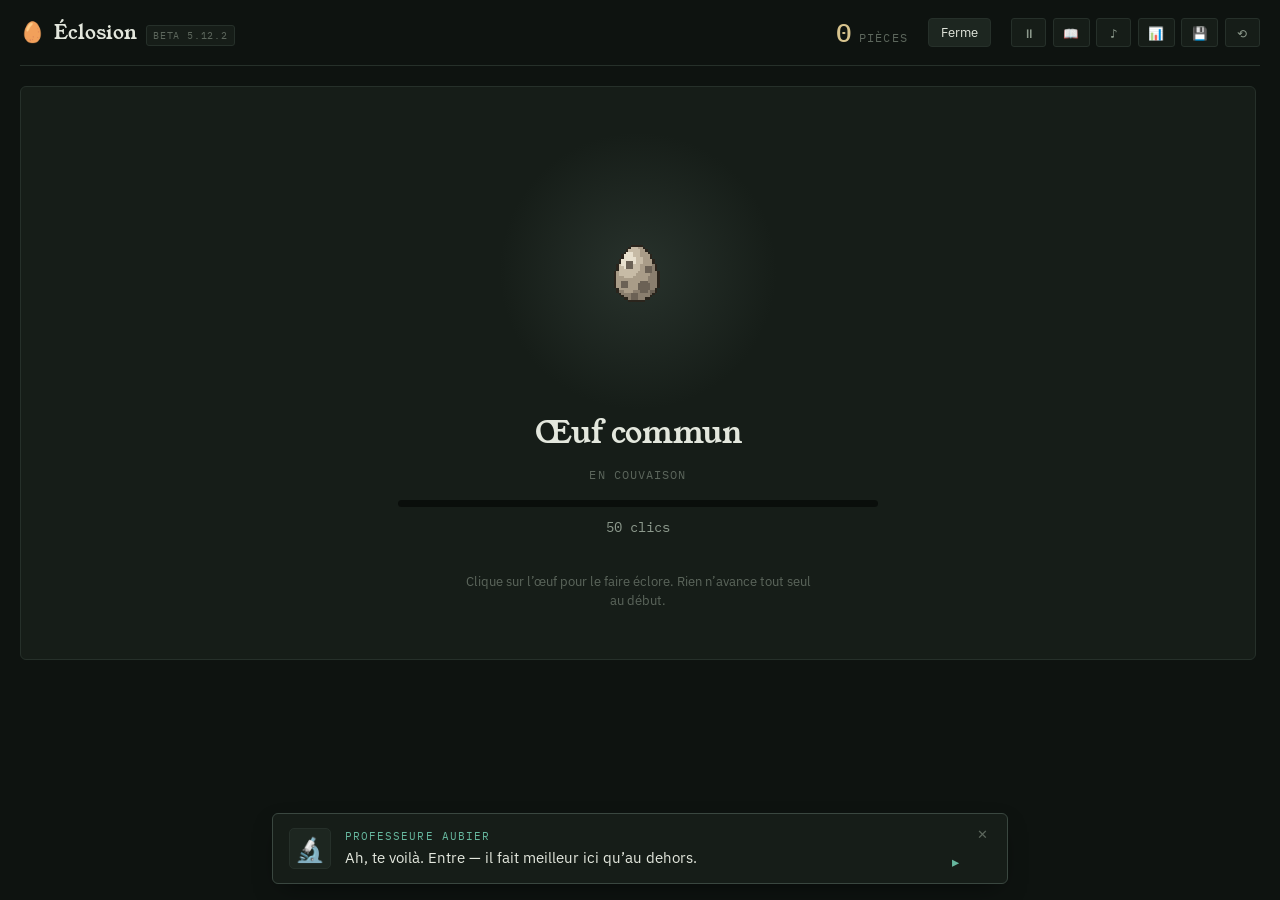
<file: index.html>
<!doctype html>
<html lang="fr">
<head>
<meta charset="utf-8">
<meta name="viewport" content="width=device-width, initial-scale=1">
<meta name="robots" content="noindex, nofollow">
<title>Éclosion</title>
<link rel="icon" href="data:image/svg+xml,<svg xmlns='http://www.w3.org/2000/svg' viewBox='0 0 100 100'><text y='.9em' font-size='90'>🥚</text></svg>">
<link rel="preconnect" href="https://fonts.googleapis.com">
<link rel="preconnect" href="https://fonts.gstatic.com" crossorigin>
<link rel="stylesheet" href="https://fonts.googleapis.com/css2?family=Young+Serif&family=IBM+Plex+Sans:wght@400;500;600&family=IBM+Plex+Mono:wght@400;500&display=swap">
<link rel="stylesheet" href="style.css">
</head>
<body>

<header class="topbar">
  <div class="brand">
    <span class="brand-mark" aria-hidden="true">🥚</span>
    <span class="brand-name">Éclosion</span>
    <span class="brand-version" id="version"></span>
  </div>

  <!-- Le marchand de sable : très visible, doré, à droite de la marque. Il ne paraît que le
       temps de son étal, avec le minuteur avant qu'il reparte. Un clic ouvre les offres. -->
  <button type="button" class="marchand-pastille" id="marchand-pastille" hidden></button>

  <div class="purse">
    <span class="purse-value" id="coins">0</span>
    <span class="purse-label">pièces</span>
    <span class="purse-rente" id="rente" hidden></span>
    <span class="purse-dust" id="hud-poussiere" hidden
          title="Poussière bleue — ce que rend une carte fondue"></span>
    <span class="purse-dust purse-dust-or" id="hud-poussiere-or" hidden
          title="Poussière dorée — ce que rend un chromatique fondu"></span>
  </div>

  <!-- LES DEUX VUES. La collection a quitté la colonne latérale : cent cinquante cases
       n'ont jamais eu leur place dans une colonne de vingt et un rem. -->
  <nav class="onglets" aria-label="Vues">
    <button type="button" class="onglet" data-vue="ferme" aria-pressed="true">Ferme</button>
    <button type="button" class="onglet" data-vue="pension" aria-pressed="false" hidden>Pension</button>
    <button type="button" class="onglet" data-vue="dex" aria-pressed="false">Encyclopédie</button>
    <button type="button" class="onglet" data-vue="forge" aria-pressed="false" hidden>Forge</button>
    <button type="button" class="onglet" data-vue="ciel" aria-pressed="false" hidden>Constellation</button>
  </nav>

  <button type="button" id="btn-asc" class="asc-call" hidden>Ascension</button>

  <div class="tools">
    <button type="button" id="btn-pause" class="tool" aria-pressed="false"
            title="Arrêter la ferme — rien ne pousse, rien ne se vend, rien ne couve">⏸</button>
    <!-- La vitesse est un outil de test : réservée au mode développeur, masquée au joueur. -->
    <button type="button" id="btn-speed" class="tool" title="Accélérer le temps (test)" hidden>×1</button>
    <!-- Le mode développeur (?userType=Dev) : outils d'administration, masqué au joueur. -->
    <button type="button" id="btn-dev" class="tool" title="Outils développeur" hidden>🛠</button>
    <button type="button" id="btn-tuto" class="tool" aria-pressed="true"
            title="Mode histoire — l'éteindre montre tout d'un coup, le rallumer rejoue les notes">📖</button>
    <button type="button" id="btn-sound" class="tool" title="Couper le son" aria-pressed="true">♪</button>
    <button type="button" id="btn-stat" class="tool" title="Statistiques">📊</button>
    <button type="button" id="btn-sav" class="tool" title="Sauvegarder ou restaurer la partie">💾</button>
    <button type="button" id="btn-reset" class="tool tool-danger" title="Effacer la partie">⟲</button>
  </div>
</header>

<div id="offline-note" class="offline-note" hidden></div>
<div id="pause-note" class="pause-note" hidden></div>

<!-- La boîte de dialogue de la professeure. En bas de l'écran, comme il se doit, et
     JAMAIS bloquante : le jeu continue derrière, on peut cliquer son œuf pendant qu'elle
     parle. Un clic n'importe où dans la boîte fait avancer d'une réplique. -->
<div id="dial" class="dial" hidden>
  <div class="dial-boite" id="dial-boite">
    <span class="dial-face" id="dial-face" aria-hidden="true"></span>
    <div class="dial-texte">
      <p class="dial-nom" id="dial-nom"></p>
      <p class="dial-dit" id="dial-dit"></p>
    </div>
    <span class="dial-suite" id="dial-suite" aria-hidden="true">▸</span>
    <button type="button" class="dial-passer" id="dial-passer" title="Passer">✕</button>
  </div>
</div>

<main class="stage-col">

  <section class="stage" aria-labelledby="stage-name">
    <button type="button" class="subject" id="subject">
      <span class="subject-glow" aria-hidden="true"></span>
      <!-- L'ÉTAT DE LA MAIN, dans le coin : combo (avec compteur) ou calme. Laisse passer le
           clic vers la bête, et se cache quand ni l'un ni l'autre n'est actif. -->
      <span class="subject-etat" id="subject-etat" aria-hidden="true" hidden></span>
      <!-- LE FOND DE LA BÊTE EN SCÈNE. Sous le halo et sous la bête, au-dessus de rien d'autre :
           il ne doit pas manger un sprite de 32 px, c'est la contrainte qui lui a donné sa
           forme. Vide et caché tant que la bête n'en a pas. -->
      <span class="fond" id="stage-fond" aria-hidden="true" hidden></span>
      <span class="subject-scale"><span class="subject-glyph" id="stage-glyph">🥚</span></span>
    </button>

    <h1 class="subject-name" id="stage-name">Œuf</h1>
    <p class="subject-meta" id="stage-meta">en couvaison</p>

    <!-- LES TROIS AXES D'UNE BÊTE. Son âge, son niveau et sa taille montent séparément et ne
         s'obtiennent pas de la même façon : une colonne chacun, un intitulé chacun. Avant,
         les trois tenaient dans une seule ligne à points où « enfant énorme » soudait l'âge
         et la taille en un seul mot. -->
    <div class="axes" id="stage-axes" hidden>
      <div class="axe" id="axe-age">
        <span class="axe-nom">âge</span>
        <span class="axe-val" id="axe-age-val"></span>
        <span class="axe-plus" id="axe-age-plus"></span>
      </div>
      <div class="axe" id="axe-niv">
        <span class="axe-nom">niveau</span>
        <span class="axe-val" id="axe-niv-val"></span>
        <span class="axe-plus" id="axe-niv-plus"></span>
      </div>
      <div class="axe" id="axe-taille">
        <span class="axe-nom">taille</span>
        <span class="axe-val" id="axe-taille-val"></span>
        <span class="axe-plus" id="axe-taille-plus"></span>
      </div>
    </div>

    <!-- LE BONHEUR de la bête en scène, et la frénésie qu'elle offre. Une ligne, pas une
         colonne : ce n'est pas un quatrième axe de sa valeur, c'est ce qu'il y a entre elle
         et toi. -->
    <div class="joie" id="stage-joie" hidden>
      <span class="joie-coeur" aria-hidden="true">♥</span>
      <span class="joie-nom">bonheur</span>
      <span class="joie-bar"><i id="joie-fill"></i></span>
      <span class="joie-n" id="joie-n"></span>
      <span class="joie-fren" id="joie-fren" hidden></span>
    </div>

    <div class="stage-bar" role="presentation"><i id="stage-fill"></i></div>
    <!-- La barre ne remplit pas toujours le même axe : l'étiquette dit lequel. -->
    <p class="timer-ligne">
      <span class="timer-axe" id="timer-axe" hidden></span>
      <span class="stage-timer" id="stage-timer"></span>
    </p>
    <p class="stage-boost" id="stage-boost"></p>

    <div class="stage-acts" id="stage-acts"></div>
    <p class="stage-hint" id="stage-hint"></p>
  </section>

  <section class="strip-wrap" aria-label="Tes œufs et tes créatures">
    <div class="strip-groupe" id="groupe-pen">
      <div class="strip-titre">
        <h2>Enclos</h2>
        <span id="compte-pen"></span>
        <div class="strip-tri" id="strip-tri">
          <span class="strip-tri-mot">trier</span>
          <div class="tri" id="tri" role="group" aria-label="Ordre de l’enclos">
            <button type="button" class="tri-opt" data-tri="arrivee">arrivée</button>
            <button type="button" class="tri-opt" data-tri="rarete">rareté</button>
            <button type="button" class="tri-opt" data-tri="age">âge</button>
          </div>
        </div>
      </div>
      <div class="strip" id="strip-pen"></div>
    </div>

    <div class="strip-groupe">
      <div class="strip-titre">
        <h2 id="titre-incub">Couvaison</h2>
        <span id="compte-incub"></span>
        <!-- IL VIT SUR LA BANDE DE COUVAISON, pas dans la boutique : c'est l'ordre de la FILE
             qu'il règle — lequel des œufs en réserve part le premier quand une case se libère.
             Le mettre en boutique aurait été le ranger avec ce qu'on achète, alors qu'il parle
             de ce qui attend. Même place et même forme que le tri de l'enclos. -->
        <div class="strip-tri" id="strip-tri-oeuf">
          <span class="strip-tri-mot">trier</span>
          <div class="tri" id="tri-oeuf" role="group" aria-label="Ordre de la file des œufs">
            <button type="button" class="tri-opt" data-tri="arrivee">arrivée</button>
            <button type="button" class="tri-opt" data-tri="rarete">rareté</button>
          </div>
        </div>
      </div>
      <div class="strip" id="strip-incub"></div>
      <!-- LA BANDE DES COUPLES, qui remplace celle des incubateurs dans l'onglet de la pension. -->
      <div class="strip" id="strip-couples" hidden></div>
    </div>

    <p class="strip-meta" id="strip-meta" hidden></p>
  </section>

  <!-- L'album vit sous les enclos, pas dans la colonne latérale : c'est le prolongement de la
       ferme — ce que les bêtes deviennent — et non un réglage qu'on consulte une fois. -->
  <section class="panel panel-album" id="panel-album" hidden>
    <div class="panel-head">
      <button type="button" class="panel-plier" data-plie="album"><span class="plier">▾</span>
        <h2>Album</h2></button>
      <span class="panel-meta" id="album-meta"></span>
    </div>
    <p class="panel-intro" id="album-intro"></p>
    <div class="album" id="album"></div>
  </section>

  <p class="foot" id="foot">Prototype jetable — sauvegarde locale, aucun compte, aucun serveur.
     <b>Barre espace</b> pour cliquer sans la souris. Les créatures sont des emoji en
     attendant les vrais dessins.</p>

</main>

<aside class="side">

  <section class="panel" id="panel-boutique">
    <div class="panel-head">
      <button type="button" class="panel-plier" data-plie="boutique"><span class="plier">▾</span>
        <h2>Boutique</h2></button>
    </div>
    <ul class="shop" id="shop"></ul>
  </section>

  <section class="panel" id="panel-autos">
    <div class="panel-head">
      <button type="button" class="panel-plier" data-plie="autos"><span class="plier">▾</span>
        <h2>Améliorations</h2></button>
      <div class="tri" id="achat" role="group" aria-label="Combien de niveaux acheter d’un coup">
        <button type="button" class="tri-opt" data-achat="1">×1</button>
        <button type="button" class="tri-opt" data-achat="10">×10</button>
        <button type="button" class="tri-opt" data-achat="100">×100</button>
        <button type="button" class="tri-opt" data-achat="max">max</button>
      </div>
    </div>
    <ul class="shop" id="autos"></ul>
  </section>

  <!-- LES PRIMES. Des achats uniques, en petites cases : elles s'allument dès qu'on a de
       quoi, et ne disent jamais deux fois la même chose. -->
  <section class="panel" id="panel-primes" hidden>
    <div class="panel-head">
      <button type="button" class="panel-plier" data-plie="primes"><span class="plier">▾</span>
        <h2>Primes</h2></button>
      <span id="primes-meta"></span>
      <button type="button" class="primes-voir" id="primes-voir" aria-pressed="false"></button>
    </div>
    <div class="primes" id="primes"></div>
    <p class="primes-vide" id="primes-vide" hidden></p>
    <!-- LA FAVEUR EN ATTENTE. Une seule rangée, sous la grille : trois cartes ne tiennent pas
         dans une case de quatre centimètres, et le tirage n'est pas une prime de plus — il ne
         s'épuise jamais, donc il ne doit pas occuper une des cinq places. -->
    <button type="button" class="faveur-mise" id="faveur-mise" hidden></button>
  </section>

  <!-- LA PENSION. Deux bêtes désignées, une attente, un œuf. Les parents gardent leur enclos
       et cessent de rapporter : c'est là qu'est le prix. -->
  <section class="panel" id="panel-pension" hidden>
    <div class="panel-head">
      <button type="button" class="panel-plier" data-plie="pension"><span class="plier">▾</span>
        <h2>Pension</h2></button>
    </div>
    <div class="pension" id="pension"></div>
  </section>

  <section class="panel" id="panel-reglages" hidden>
    <div class="panel-head">
      <button type="button" class="panel-plier" data-plie="reglages"><span class="plier">▾</span>
        <h2>Réglages de la ferme</h2></button>
    </div>

    <div class="config" id="cfg-acheteur" hidden>
      <p class="config-step"><span class="step-n">1</span> L'acheteur remplit</p>
      <div class="cond" id="reg-acheteur"></div>
    </div>

    <div class="config" id="cfg-evolution" hidden>
      <p class="config-step"><span class="step-n">2</span> L'évolution fait monter</p>
      <div class="cond" id="reg-evolution"></div>
    </div>

    <div class="config" id="cfg-marchand" hidden>
      <p class="config-step"><span class="step-n">3</span> Le marchand vend</p>
      <div class="cond" id="reg-vente"></div>
    </div>
  </section>

</aside>

<!-- L'ENCYCLOPÉDIE, en pleine page. À gauche une carte par lignée, à droite la fiche de celle
     qu'on regarde : on ne quitte plus la liste pour lire, et on ne perd plus sa place. -->
<section id="vue-dex" class="dex" hidden aria-label="Encyclopédie">
  <div class="dex-liste">
    <div class="dex-tete">
      <!-- DEUX ONGLETS SECONDAIRES : les créatures, et les recettes, en pleine page. Le second
           n'existe qu'avec la pension : avant le nid, aucun couple ne pond. -->
      <div class="dex-onglets" id="dex-onglets" role="group" aria-label="Ce que montre l'encyclopédie" hidden>
        <button type="button" class="dex-filtre dex-onglet actif" data-dex="creatures" aria-pressed="true">créatures</button>
        <button type="button" class="dex-filtre dex-onglet" data-dex="recettes" aria-pressed="false">recettes</button>
      </div>
      <span class="dex-meta" id="coll-meta"></span>
      <div class="dex-filtres" id="dex-filtres"></div>
    </div>
    <div class="collection" id="collection"></div>
    <div class="dex-recettes" id="dex-recettes" hidden></div>
  </div>
  <div class="dex-fiche">
    <h2 id="ency-title"></h2>
    <p class="sav-dit" id="ency-dit"></p>
    <div class="ency" id="ency"></div>
  </div>
</section>

<!-- L'ATELIER DE FORGE, en pleine page. Un groupe par mariage possible : ce qui entre à
     gauche, ce qui sort à droite, le prix sur le bouton. Six cartes côte à côte n'entrent pas
     dans une colonne de vingt et un rem — c'est la même raison qui a sorti l'encyclopédie. -->
<section id="vue-forge" class="forge" hidden aria-label="Atelier de forge">
  <div class="forge-tete">
    <h2>L'atelier de forge</h2>
    <p class="forge-dit" id="forge-dit"></p>
    <!-- Deux poussières : la bleue, tout-venant, et la dorée, celle des chromatiques. -->
    <div class="forge-poussieres">
      <span class="forge-poussiere" id="forge-poussiere" title="Poussière bleue — ce que rend une carte fondue"></span>
      <span class="forge-poussiere forge-poussiere-or" id="forge-poussiere-or" title="Poussière dorée — ce que rend un chromatique fondu"></span>
    </div>
  </div>
  <!-- Le plan de travail n'existe qu'une fois une carte désignée : trois places, une flèche,
       et ce qui sortira. Il montre le résultat AVANT de le fabriquer — une teinte se dilue
       dans une fusion, et rien ne se défait. -->
  <div class="forge-plan" id="forge-plan" hidden></div>
  <div class="forge-grille" id="forge-grille"></div>
</section>

<!-- UN CARREFOUR. Trois routes côte à côte, et un moment où le jeu s'arrête pour demander :
     une prime à choix n'entre pas dans une case de la grille des cinq. -->
<div id="carrefour" class="asc" hidden>
  <div class="asc-box carrefour-box" role="dialog" aria-modal="true" aria-labelledby="carrefour-titre">
    <div class="asc-head">
      <h2 id="carrefour-titre"></h2>
      <button type="button" class="asc-close" id="carrefour-close" title="Plus tard">✕</button>
    </div>
    <p class="asc-jalon" id="carrefour-dit"></p>
    <div class="carrefour-routes" id="carrefour-routes"></div>
  </div>
</div>

<!-- LA CONSTELLATION. Le tronc à gauche, en colonne : c'est un chemin, il se lit de bas en
     haut. Les branches à droite, chacune s'ouvrant au rang qu'elle demande. -->
<section id="vue-ciel" class="ciel" hidden aria-label="Constellation">
  <div class="ciel-tete">
    <h2>La constellation</h2>
    <span class="ciel-jetons" id="ciel-jetons"></span>
    <!-- LA REPRISE. Elle ne rend pas les choix gratuits, elle les rend révisables : on retrouve
         ses jetons à l'unité près et tous les nœuds redeviennent à prendre. -->
    <button type="button" class="ciel-reprendre" id="ciel-reprendre" hidden></button>
  </div>
  <!-- L'ARBRE ET SA CARTE. Chaque nœud de branche s'accroche au tronc EXACTEMENT au rang qu'il
       exige : la géométrie porte la règle, et « La pension demande le rang 8 » se voit avant de
       se lire. Un clic sur une étoile ne l'achète pas — il ouvre la carte, à côté, qui dit ce
       qu'elle fait et propose de la prendre. Une dépense définitive ne se prend pas d'un doigt
       qui glissait. -->
  <div class="ciel-plan">
    <div class="ciel-arbre" id="ciel-arbre"></div>
    <aside class="ciel-carte" id="ciel-carte" hidden aria-label="Détail de l’étoile">
      <button type="button" class="ciel-carte-x" id="ciel-carte-x" title="Fermer">✕</button>
      <div class="ciel-carte-tete">
        <span class="ciel-carte-glyphe" id="ciel-carte-glyphe"></span>
        <h3 class="ciel-carte-nom" id="ciel-carte-nom"></h3>
        <p class="ciel-carte-axe" id="ciel-carte-axe"></p>
      </div>
      <p class="ciel-carte-dit" id="ciel-carte-dit"></p>
      <p class="ciel-carte-effet" id="ciel-carte-effet" hidden></p>
      <div class="ciel-carte-pied">
        <span class="ciel-carte-prix" id="ciel-carte-prix"></span>
        <button type="button" class="ciel-carte-prendre" id="ciel-carte-prendre"></button>
      </div>
    </aside>
  </div>
  <!-- LE PIED D'ASCENSION. Il ne paraît qu'au saut, ouvert par le bouton Ascension : c'est là
       qu'on dépense ses jetons dans la constellation, et que Ascensionner réinitialise la ferme.
       Hors du saut, la vue n'est qu'une consultation. -->
  <div class="ciel-asc" id="ciel-asc" hidden>
    <p class="ciel-asc-dit" id="ciel-asc-dit"></p>
    <button type="button" class="ciel-asc-go" id="ciel-asc-go">Ascensionner</button>
  </div>
</section>

<!-- ── LA PAGE DU MARCHAND DE SABLE ── page pleine, ouverte par la pastille. Un émoji en attendant
     son dessin ; chaque échange est une carte imagée. -->
<section id="vue-marchand" class="marchand" hidden aria-label="Marchand de sable">
  <div class="marchand-tete">
    <button type="button" class="vue-retour" id="marchand-retour">← Retour</button>
    <span class="marchand-minuteur" id="marchand-minuteur"></span>
  </div>
  <div class="marchand-hero">
    <span class="marchand-emoji" aria-hidden="true">🧞</span>
    <h2>Marchand de sable</h2>
    <p class="marchand-baratin">De passage, les bras chargés. <span id="marchand-reste-achats"></span></p>
  </div>
  <div class="marchand-offres" id="marchand-offres"></div>
  <p class="marchand-pied">Tu ne peux en prendre que deux : la troisième repart avec lui.</p>
</section>

<!-- ── LA PAGE D'ÉDITION DE SAUVEGARDE ── page pleine (mode dev), un champ par clé du localStorage. -->
<section id="vue-devsave" class="dev-save" hidden aria-label="Éditeur de sauvegarde">
  <div class="dev-save-tete">
    <button type="button" class="vue-retour" id="dev-save-retour">← Retour</button>
    <h2>💾 Éditeur de sauvegarde</h2>
  </div>
  <p class="asc-warn">⚠ « Appliquer » écrit ces champs dans le localStorage et recharge la page.</p>
  <div class="champ-ajout">
    <input type="text" id="dev-champ-cle" class="champ-cle-saisie" placeholder="nom du champ" spellcheck="false">
    <button type="button" class="sav-second" id="dev-champ-ajouter">Ajouter un champ</button>
  </div>
  <div id="dev-save-champs" class="dev-save-champs"></div>
  <p class="sav-resume" id="dev-editeur-etat"></p>
  <div class="sav-actes">
    <button type="button" class="sav-second" id="dev-editeur-relire">Relire depuis le jeu</button>
    <button type="button" class="asc-go" id="dev-editeur-appliquer">Appliquer</button>
  </div>
</section>

<!-- L'ascension n'a plus d'écran à elle : le bouton Ascension ouvre la constellation en mode
     saut (voir #vue-ciel et son pied #ciel-asc). On n'y choisit plus de créatures — on y investit
     ses jetons, puis on valide. -->

<!-- LES STATISTIQUES. Le contenu se fabrique en JS depuis une table : ajouter un compteur
     est une ligne, et la mise en page suit toute seule. -->
<div id="statistiques" class="asc" hidden>
  <div class="asc-box" role="dialog" aria-modal="true" aria-labelledby="stat-title">
    <div class="asc-head">
      <h2 id="stat-title">Statistiques</h2>
      <button type="button" class="asc-close" id="stat-close" title="Fermer">✕</button>
    </div>
    <p class="sav-dit">Ces compteurs comptent la vie de ce fichier, pas la partie en cours :
      l’ascension efface la ferme, jamais la mémoire.</p>
    <div class="stats" id="stats"></div>

    <div class="stats-titre stats-titre-tro">
      <span>Trophées</span><span class="trophees-meta" id="trophees-meta"></span>
    </div>
    <p class="sav-dit">Certains disent où va le jeu. Les autres ne se voient qu’une fois
      décrochés — les annoncer les tuerait.</p>
    <div class="trophees" id="trophees"></div>
  </div>
</div>

<!-- LA SAUVEGARDE. La partie ne vit que dans le stockage local d'un navigateur : la vider,
     changer de machine ou ouvrir en navigation privée l'efface sans retour, et c'est la seule
     catastrophe du jeu qui ne se rattrape pas. Cet écran est le seul qui la répare. -->
<div id="sauvegarde" class="asc" hidden>
  <div class="asc-box" role="dialog" aria-modal="true" aria-labelledby="sav-title">
    <div class="asc-head">
      <h2 id="sav-title">Sauvegarde</h2>
      <button type="button" class="asc-close" id="sav-close" title="Fermer">✕</button>
    </div>

    <section class="asc-sec">
      <h3>Garder une copie</h3>
      <p class="sav-dit">Ta partie ne vit que dans ce navigateur. Vider ses données, changer de
        machine ou l’ouvrir en navigation privée l’efface sans retour.</p>
      <p class="sav-resume" id="sav-etat"></p>
      <div class="sav-actes">
        <button type="button" class="asc-go" id="sav-fichier">Télécharger le fichier</button>
        <button type="button" class="sav-second" id="sav-copier">Copier le texte</button>
      </div>
    </section>

    <section class="asc-sec">
      <h3>Restaurer</h3>
      <p class="asc-warn">⚠ Remplace ta partie actuelle, qui sera perdue.</p>
      <div class="sav-actes">
        <input type="file" id="sav-choix" accept=".json,application/json">
      </div>
      <p class="sav-dit">…ou colle ici le texte d’une sauvegarde :</p>
      <textarea id="sav-colle" class="sav-colle" rows="3" spellcheck="false"></textarea>
      <!-- Ce que le fichier contient, AVANT d'écraser quoi que ce soit : c'est la seule
           protection contre la restauration du mauvais fichier. -->
      <p class="sav-resume" id="sav-resume"></p>
      <div class="sav-actes">
        <button type="button" class="asc-go" id="sav-go" disabled>Restaurer</button>
      </div>
    </section>
  </div>
</div>

<!-- ── LE PANNEAU DÉVELOPPEUR ── outils d'administration, ouvert par le bouton 🛠 en mode dev -->
<div id="dev-panel" class="asc" hidden>
  <div class="asc-box" role="dialog" aria-modal="true" aria-labelledby="dev-title">
    <div class="asc-head">
      <h2 id="dev-title">🛠 Outils développeur</h2>
      <button type="button" class="asc-close" id="dev-close" title="Fermer">✕</button>
    </div>

    <section class="asc-sec">
      <h3>Ascension</h3>
      <p class="sav-dit">Créditer des jetons pour tester la constellation, ou récupérer ceux déjà investis.</p>
      <div class="sav-actes">
        <button type="button" class="sav-second" id="dev-jetons-10">+10 jetons</button>
        <button type="button" class="sav-second" id="dev-jetons-100">+100 jetons</button>
        <button type="button" class="asc-go" id="dev-jetons-rendre">Récupérer les jetons investis</button>
      </div>
    </section>

    <section class="asc-sec">
      <h3>Marchand de sable</h3>
      <p class="sav-dit">Le faire venir tout de suite pour tester ses offres, ou le renvoyer.</p>
      <div class="sav-actes">
        <button type="button" class="asc-go" id="dev-marchand-venir">Faire venir</button>
        <button type="button" class="sav-second" id="dev-marchand-partir">Renvoyer</button>
      </div>
    </section>

    <section class="asc-sec">
      <h3>Sauvegarde</h3>
      <p class="sav-dit">Voir et modifier champ par champ ce qui est stocké dans le localStorage.</p>
      <div class="sav-actes">
        <button type="button" class="asc-go" id="dev-save-ouvrir">Ouvrir l’éditeur de sauvegarde</button>
      </div>
    </section>
  </div>
</div>

<div id="fx" class="fx" aria-hidden="true"></div>

<script src="constantes.js"></script>
<script src="game.js"></script>
</body>
</html>
</file>
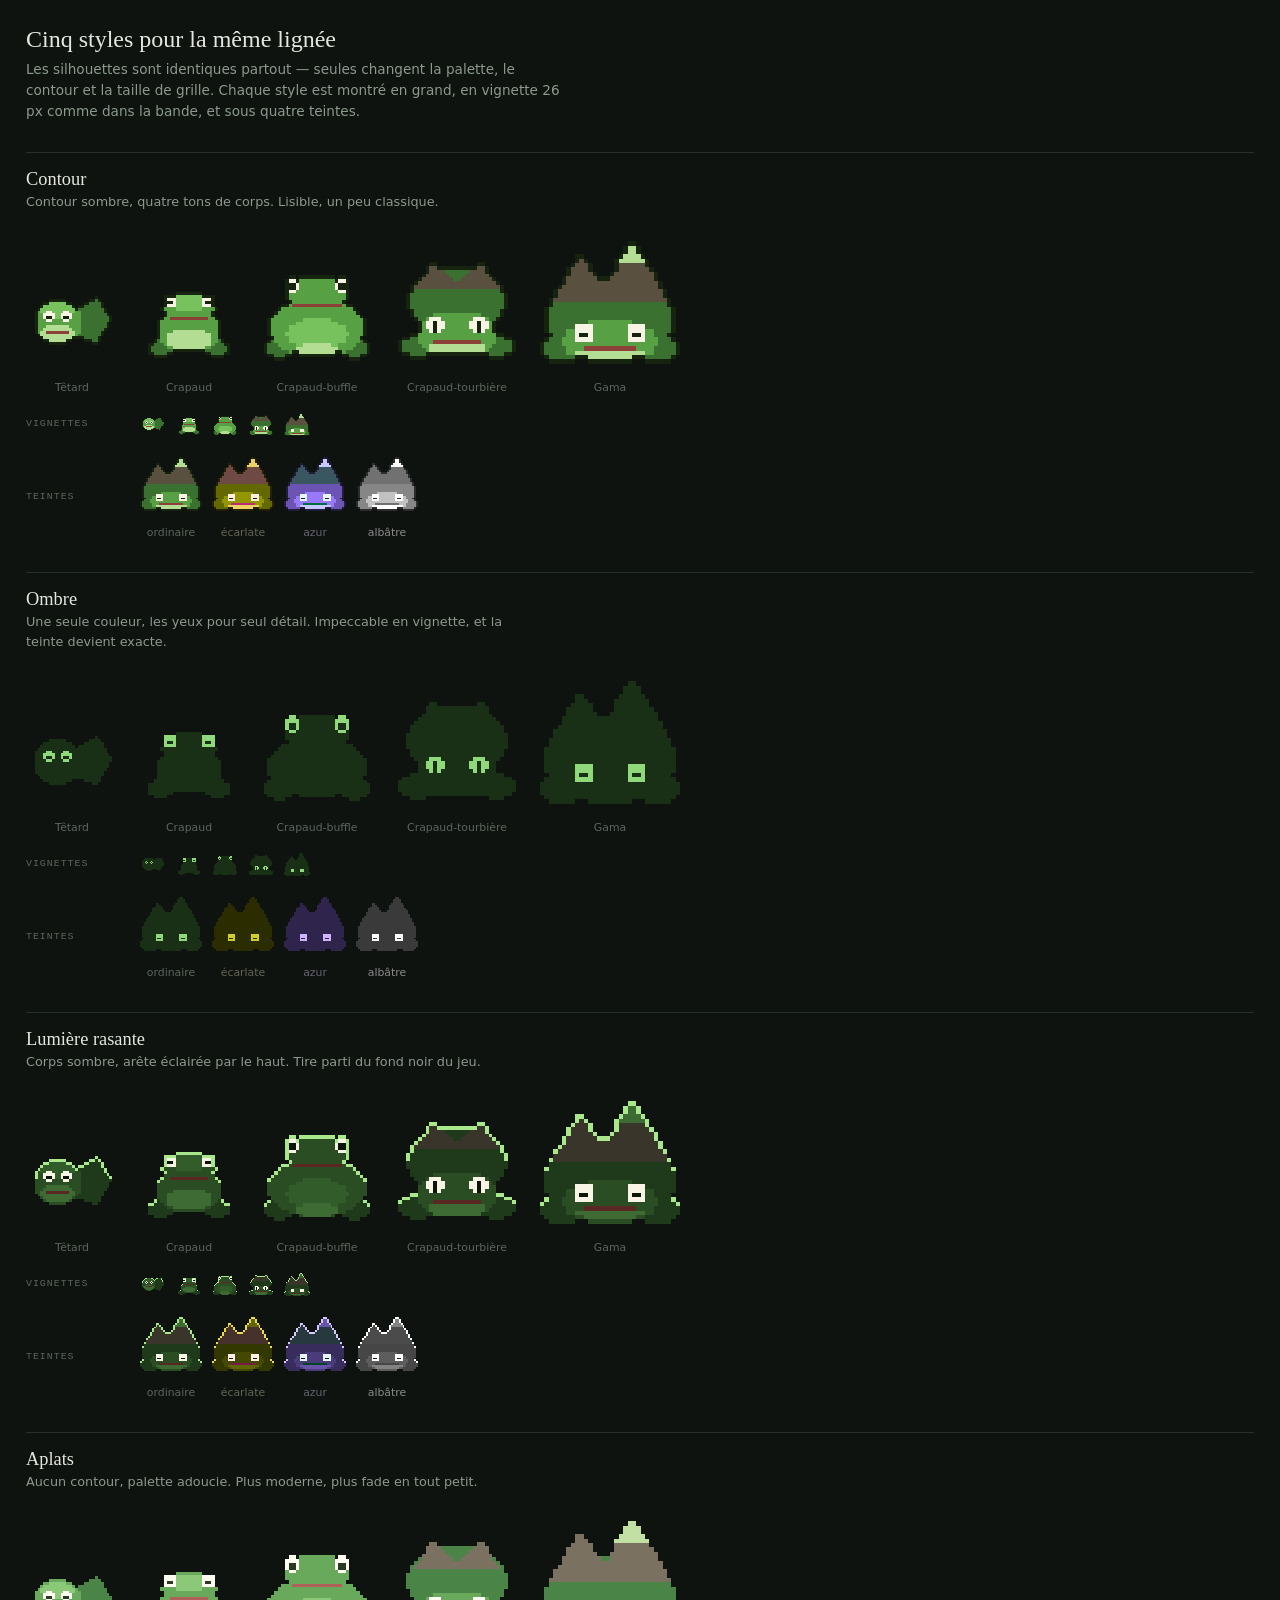
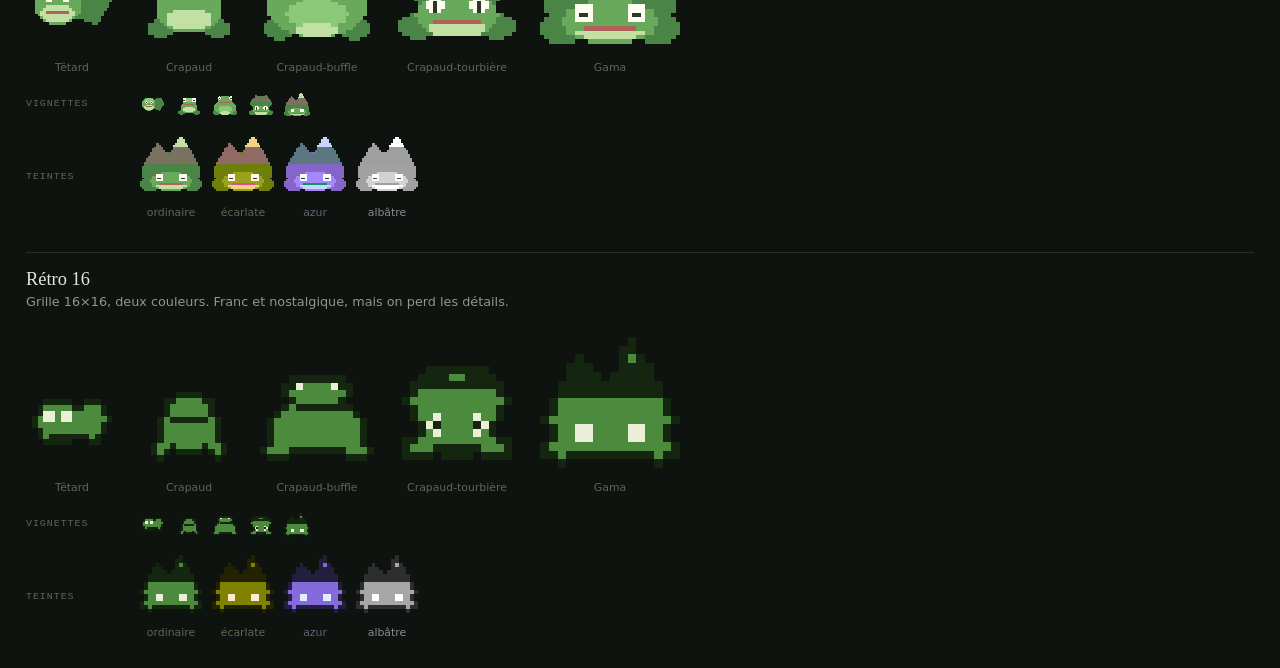
<file: tools/apercu-styles.html>
<!doctype html><meta charset=utf-8><title>Cinq styles</title><style>
body{background:#0E1310;color:#E3E7DD;font:15px/1.55 'IBM Plex Sans',system-ui,sans-serif;margin:0;padding:26px}
h1{font:400 1.5rem Georgia,serif;margin:0 0 6px}
.intro{color:#8C998C;margin:0 0 30px;font-size:.85rem;max-width:62ch}
section{border-top:1px solid #26302A;padding-top:16px;margin-top:30px}
h2{font:400 1.15rem Georgia,serif;margin:0 0 2px}
.dit{color:#8C998C;font-size:.8rem;margin:0 0 16px;max-width:62ch}
.rangee{display:flex;gap:20px;align-items:flex-end;flex-wrap:wrap}
.item{text-align:center}.item span{display:block;font-size:.68rem;color:#5C665C;margin-top:5px}
.petit{gap:10px;margin-top:14px;align-items:center}
.etiq{font:500 .62rem/1 monospace;letter-spacing:.1em;text-transform:uppercase;color:#5C665C;
      width:104px;flex:none}
</style>
<h1>Cinq styles pour la même lignée</h1>
<p class=intro>Les silhouettes sont identiques partout — seules changent la palette, le contour
et la taille de grille. Chaque style est montré en grand, en vignette 26 px comme dans la bande,
et sous quatre teintes.</p><section><h2>Contour</h2><p class=dit>Contour sombre, quatre tons de corps. Lisible, un peu classique.</p><div class=rangee><div class=item><svg width=92 height=92 xmlns="http://www.w3.org/2000/svg" viewBox="0 0 32 32" shape-rendering="crispEdges">
<rect x="24" y="7" width="1" height="1" fill="#16240f"/>
<rect x="8" y="8" width="6" height="1" fill="#16240f"/>
<rect x="22" y="8" width="2" height="1" fill="#16240f"/>
<rect x="24" y="8" width="1" height="1" fill="#3a7030"/>
<rect x="25" y="8" width="1" height="1" fill="#16240f"/>
<rect x="6" y="9" width="2" height="1" fill="#16240f"/>
<rect x="8" y="9" width="6" height="1" fill="#78c25e"/>
<rect x="14" y="9" width="2" height="1" fill="#16240f"/>
<rect x="20" y="9" width="2" height="1" fill="#16240f"/>
<rect x="22" y="9" width="4" height="1" fill="#3a7030"/>
<rect x="26" y="9" width="1" height="1" fill="#16240f"/>
<rect x="5" y="10" width="1" height="1" fill="#16240f"/>
<rect x="6" y="10" width="10" height="1" fill="#78c25e"/>
<rect x="16" y="10" width="1" height="1" fill="#16240f"/>
<rect x="18" y="10" width="2" height="1" fill="#16240f"/>
<rect x="20" y="10" width="6" height="1" fill="#3a7030"/>
<rect x="26" y="10" width="1" height="1" fill="#16240f"/>
<rect x="4" y="11" width="1" height="1" fill="#16240f"/>
<rect x="5" y="11" width="12" height="1" fill="#78c25e"/>
<rect x="17" y="11" width="1" height="1" fill="#16240f"/>
<rect x="18" y="11" width="9" height="1" fill="#3a7030"/>
<rect x="27" y="11" width="1" height="1" fill="#16240f"/>
<rect x="3" y="12" width="1" height="1" fill="#16240f"/>
<rect x="4" y="12" width="1" height="1" fill="#57a044"/>
<rect x="5" y="12" width="2" height="1" fill="#78c25e"/>
<rect x="7" y="12" width="2" height="1" fill="#f7f4e6"/>
<rect x="9" y="12" width="4" height="1" fill="#78c25e"/>
<rect x="13" y="12" width="2" height="1" fill="#f7f4e6"/>
<rect x="15" y="12" width="2" height="1" fill="#78c25e"/>
<rect x="17" y="12" width="2" height="1" fill="#57a044"/>
<rect x="19" y="12" width="8" height="1" fill="#3a7030"/>
<rect x="27" y="12" width="1" height="1" fill="#16240f"/>
<rect x="3" y="13" width="1" height="1" fill="#16240f"/>
<rect x="4" y="13" width="2" height="1" fill="#57a044"/>
<rect x="6" y="13" width="4" height="1" fill="#f7f4e6"/>
<rect x="10" y="13" width="2" height="1" fill="#78c25e"/>
<rect x="12" y="13" width="4" height="1" fill="#f7f4e6"/>
<rect x="16" y="13" width="3" height="1" fill="#57a044"/>
<rect x="19" y="13" width="9" height="1" fill="#3a7030"/>
<rect x="28" y="13" width="1" height="1" fill="#16240f"/>
<rect x="3" y="14" width="1" height="1" fill="#16240f"/>
<rect x="4" y="14" width="2" height="1" fill="#57a044"/>
<rect x="6" y="14" width="1" height="1" fill="#f7f4e6"/>
<rect x="7" y="14" width="2" height="1" fill="#16240f"/>
<rect x="9" y="14" width="1" height="1" fill="#f7f4e6"/>
<rect x="10" y="14" width="2" height="1" fill="#78c25e"/>
<rect x="12" y="14" width="1" height="1" fill="#f7f4e6"/>
<rect x="13" y="14" width="2" height="1" fill="#16240f"/>
<rect x="15" y="14" width="1" height="1" fill="#f7f4e6"/>
<rect x="16" y="14" width="3" height="1" fill="#57a044"/>
<rect x="19" y="14" width="10" height="1" fill="#3a7030"/>
<rect x="29" y="14" width="1" height="1" fill="#16240f"/>
<rect x="3" y="15" width="1" height="1" fill="#16240f"/>
<rect x="4" y="15" width="3" height="1" fill="#57a044"/>
<rect x="7" y="15" width="2" height="1" fill="#f7f4e6"/>
<rect x="9" y="15" width="4" height="1" fill="#57a044"/>
<rect x="13" y="15" width="2" height="1" fill="#f7f4e6"/>
<rect x="15" y="15" width="4" height="1" fill="#57a044"/>
<rect x="19" y="15" width="10" height="1" fill="#3a7030"/>
<rect x="29" y="15" width="1" height="1" fill="#16240f"/>
<rect x="3" y="16" width="1" height="1" fill="#16240f"/>
<rect x="4" y="16" width="15" height="1" fill="#57a044"/>
<rect x="19" y="16" width="9" height="1" fill="#3a7030"/>
<rect x="28" y="16" width="1" height="1" fill="#16240f"/>
<rect x="3" y="17" width="1" height="1" fill="#16240f"/>
<rect x="4" y="17" width="3" height="1" fill="#57a044"/>
<rect x="7" y="17" width="8" height="1" fill="#b3dd93"/>
<rect x="15" y="17" width="4" height="1" fill="#57a044"/>
<rect x="19" y="17" width="9" height="1" fill="#3a7030"/>
<rect x="28" y="17" width="1" height="1" fill="#16240f"/>
<rect x="3" y="18" width="1" height="1" fill="#16240f"/>
<rect x="4" y="18" width="2" height="1" fill="#57a044"/>
<rect x="6" y="18" width="10" height="1" fill="#b3dd93"/>
<rect x="16" y="18" width="3" height="1" fill="#57a044"/>
<rect x="19" y="18" width="8" height="1" fill="#3a7030"/>
<rect x="27" y="18" width="1" height="1" fill="#16240f"/>
<rect x="3" y="19" width="1" height="1" fill="#16240f"/>
<rect x="4" y="19" width="1" height="1" fill="#57a044"/>
<rect x="5" y="19" width="2" height="1" fill="#b3dd93"/>
<rect x="7" y="19" width="8" height="1" fill="#8d4038"/>
<rect x="15" y="19" width="2" height="1" fill="#b3dd93"/>
<rect x="17" y="19" width="2" height="1" fill="#57a044"/>
<rect x="19" y="19" width="7" height="1" fill="#3a7030"/>
<rect x="26" y="19" width="1" height="1" fill="#16240f"/>
<rect x="4" y="20" width="1" height="1" fill="#16240f"/>
<rect x="5" y="20" width="12" height="1" fill="#b3dd93"/>
<rect x="17" y="20" width="1" height="1" fill="#57a044"/>
<rect x="18" y="20" width="8" height="1" fill="#3a7030"/>
<rect x="26" y="20" width="1" height="1" fill="#16240f"/>
<rect x="5" y="21" width="1" height="1" fill="#16240f"/>
<rect x="6" y="21" width="10" height="1" fill="#b3dd93"/>
<rect x="16" y="21" width="4" height="1" fill="#16240f"/>
<rect x="20" y="21" width="5" height="1" fill="#3a7030"/>
<rect x="25" y="21" width="1" height="1" fill="#16240f"/>
<rect x="6" y="22" width="2" height="1" fill="#16240f"/>
<rect x="8" y="22" width="6" height="1" fill="#b3dd93"/>
<rect x="14" y="22" width="2" height="1" fill="#16240f"/>
<rect x="20" y="22" width="3" height="1" fill="#16240f"/>
<rect x="23" y="22" width="2" height="1" fill="#3a7030"/>
<rect x="25" y="22" width="1" height="1" fill="#16240f"/>
<rect x="8" y="23" width="6" height="1" fill="#16240f"/>
<rect x="23" y="23" width="2" height="1" fill="#16240f"/>
</svg>
<span>Têtard</span></div><div class=item><svg width=102 height=102 xmlns="http://www.w3.org/2000/svg" viewBox="0 0 32 32" shape-rendering="crispEdges">
<rect x="12" y="8" width="8" height="1" fill="#16240f"/>
<rect x="8" y="9" width="4" height="1" fill="#16240f"/>
<rect x="12" y="9" width="8" height="1" fill="#78c25e"/>
<rect x="20" y="9" width="4" height="1" fill="#16240f"/>
<rect x="8" y="10" width="1" height="1" fill="#16240f"/>
<rect x="9" y="10" width="3" height="1" fill="#f7f4e6"/>
<rect x="12" y="10" width="8" height="1" fill="#78c25e"/>
<rect x="20" y="10" width="3" height="1" fill="#f7f4e6"/>
<rect x="23" y="10" width="1" height="1" fill="#16240f"/>
<rect x="8" y="11" width="1" height="1" fill="#16240f"/>
<rect x="9" y="11" width="2" height="1" fill="#16240f"/>
<rect x="11" y="11" width="1" height="1" fill="#f7f4e6"/>
<rect x="12" y="11" width="8" height="1" fill="#78c25e"/>
<rect x="20" y="11" width="1" height="1" fill="#f7f4e6"/>
<rect x="21" y="11" width="2" height="1" fill="#16240f"/>
<rect x="23" y="11" width="1" height="1" fill="#16240f"/>
<rect x="8" y="12" width="1" height="1" fill="#16240f"/>
<rect x="9" y="12" width="3" height="1" fill="#f7f4e6"/>
<rect x="12" y="12" width="8" height="1" fill="#78c25e"/>
<rect x="20" y="12" width="3" height="1" fill="#f7f4e6"/>
<rect x="23" y="12" width="1" height="1" fill="#16240f"/>
<rect x="7" y="13" width="1" height="1" fill="#16240f"/>
<rect x="8" y="13" width="4" height="1" fill="#57a044"/>
<rect x="12" y="13" width="8" height="1" fill="#78c25e"/>
<rect x="20" y="13" width="4" height="1" fill="#57a044"/>
<rect x="24" y="13" width="1" height="1" fill="#16240f"/>
<rect x="8" y="14" width="1" height="1" fill="#16240f"/>
<rect x="9" y="14" width="14" height="1" fill="#57a044"/>
<rect x="23" y="14" width="1" height="1" fill="#16240f"/>
<rect x="8" y="15" width="1" height="1" fill="#16240f"/>
<rect x="9" y="15" width="14" height="1" fill="#57a044"/>
<rect x="23" y="15" width="1" height="1" fill="#16240f"/>
<rect x="7" y="16" width="1" height="1" fill="#16240f"/>
<rect x="8" y="16" width="2" height="1" fill="#57a044"/>
<rect x="10" y="16" width="12" height="1" fill="#8d4038"/>
<rect x="22" y="16" width="2" height="1" fill="#57a044"/>
<rect x="24" y="16" width="1" height="1" fill="#16240f"/>
<rect x="6" y="17" width="1" height="1" fill="#16240f"/>
<rect x="7" y="17" width="18" height="1" fill="#57a044"/>
<rect x="25" y="17" width="1" height="1" fill="#16240f"/>
<rect x="6" y="18" width="1" height="1" fill="#16240f"/>
<rect x="7" y="18" width="18" height="1" fill="#57a044"/>
<rect x="25" y="18" width="1" height="1" fill="#16240f"/>
<rect x="6" y="19" width="1" height="1" fill="#16240f"/>
<rect x="7" y="19" width="18" height="1" fill="#57a044"/>
<rect x="25" y="19" width="1" height="1" fill="#16240f"/>
<rect x="6" y="20" width="1" height="1" fill="#16240f"/>
<rect x="7" y="20" width="4" height="1" fill="#57a044"/>
<rect x="11" y="20" width="10" height="1" fill="#b3dd93"/>
<rect x="21" y="20" width="4" height="1" fill="#57a044"/>
<rect x="25" y="20" width="1" height="1" fill="#16240f"/>
<rect x="6" y="21" width="1" height="1" fill="#16240f"/>
<rect x="7" y="21" width="2" height="1" fill="#57a044"/>
<rect x="9" y="21" width="14" height="1" fill="#b3dd93"/>
<rect x="23" y="21" width="2" height="1" fill="#57a044"/>
<rect x="25" y="21" width="1" height="1" fill="#16240f"/>
<rect x="6" y="22" width="1" height="1" fill="#16240f"/>
<rect x="7" y="22" width="2" height="1" fill="#57a044"/>
<rect x="9" y="22" width="14" height="1" fill="#b3dd93"/>
<rect x="23" y="22" width="2" height="1" fill="#57a044"/>
<rect x="25" y="22" width="1" height="1" fill="#16240f"/>
<rect x="5" y="23" width="1" height="1" fill="#16240f"/>
<rect x="6" y="23" width="1" height="1" fill="#3a7030"/>
<rect x="7" y="23" width="2" height="1" fill="#57a044"/>
<rect x="9" y="23" width="14" height="1" fill="#b3dd93"/>
<rect x="23" y="23" width="2" height="1" fill="#57a044"/>
<rect x="25" y="23" width="1" height="1" fill="#3a7030"/>
<rect x="26" y="23" width="1" height="1" fill="#16240f"/>
<rect x="3" y="24" width="2" height="1" fill="#16240f"/>
<rect x="5" y="24" width="3" height="1" fill="#3a7030"/>
<rect x="8" y="24" width="1" height="1" fill="#57a044"/>
<rect x="9" y="24" width="14" height="1" fill="#b3dd93"/>
<rect x="23" y="24" width="1" height="1" fill="#57a044"/>
<rect x="24" y="24" width="3" height="1" fill="#3a7030"/>
<rect x="27" y="24" width="2" height="1" fill="#16240f"/>
<rect x="3" y="25" width="1" height="1" fill="#16240f"/>
<rect x="4" y="25" width="5" height="1" fill="#3a7030"/>
<rect x="9" y="25" width="2" height="1" fill="#57a044"/>
<rect x="11" y="25" width="10" height="1" fill="#b3dd93"/>
<rect x="21" y="25" width="2" height="1" fill="#57a044"/>
<rect x="23" y="25" width="5" height="1" fill="#3a7030"/>
<rect x="28" y="25" width="1" height="1" fill="#16240f"/>
<rect x="3" y="26" width="1" height="1" fill="#16240f"/>
<rect x="4" y="26" width="7" height="1" fill="#3a7030"/>
<rect x="11" y="26" width="10" height="1" fill="#16240f"/>
<rect x="21" y="26" width="7" height="1" fill="#3a7030"/>
<rect x="28" y="26" width="1" height="1" fill="#16240f"/>
<rect x="3" y="27" width="2" height="1" fill="#16240f"/>
<rect x="5" y="27" width="4" height="1" fill="#3a7030"/>
<rect x="9" y="27" width="2" height="1" fill="#16240f"/>
<rect x="21" y="27" width="2" height="1" fill="#16240f"/>
<rect x="23" y="27" width="4" height="1" fill="#3a7030"/>
<rect x="27" y="27" width="2" height="1" fill="#16240f"/>
<rect x="5" y="28" width="4" height="1" fill="#16240f"/>
<rect x="23" y="28" width="4" height="1" fill="#16240f"/>
</svg>
<span>Crapaud</span></div><div class=item><svg width=114 height=114 xmlns="http://www.w3.org/2000/svg" viewBox="0 0 32 32" shape-rendering="crispEdges">
<rect x="8" y="6" width="2" height="1" fill="#16240f"/>
<rect x="11" y="6" width="10" height="1" fill="#16240f"/>
<rect x="22" y="6" width="2" height="1" fill="#16240f"/>
<rect x="7" y="7" width="1" height="1" fill="#16240f"/>
<rect x="8" y="7" width="2" height="1" fill="#f7f4e6"/>
<rect x="10" y="7" width="1" height="1" fill="#16240f"/>
<rect x="11" y="7" width="10" height="1" fill="#57a044"/>
<rect x="21" y="7" width="1" height="1" fill="#16240f"/>
<rect x="22" y="7" width="2" height="1" fill="#f7f4e6"/>
<rect x="24" y="7" width="1" height="1" fill="#16240f"/>
<rect x="7" y="8" width="1" height="1" fill="#16240f"/>
<rect x="8" y="8" width="2" height="1" fill="#16240f"/>
<rect x="10" y="8" width="1" height="1" fill="#f7f4e6"/>
<rect x="11" y="8" width="10" height="1" fill="#57a044"/>
<rect x="21" y="8" width="1" height="1" fill="#f7f4e6"/>
<rect x="22" y="8" width="2" height="1" fill="#16240f"/>
<rect x="24" y="8" width="1" height="1" fill="#16240f"/>
<rect x="7" y="9" width="1" height="1" fill="#16240f"/>
<rect x="8" y="9" width="2" height="1" fill="#16240f"/>
<rect x="10" y="9" width="1" height="1" fill="#f7f4e6"/>
<rect x="11" y="9" width="10" height="1" fill="#57a044"/>
<rect x="21" y="9" width="1" height="1" fill="#f7f4e6"/>
<rect x="22" y="9" width="2" height="1" fill="#16240f"/>
<rect x="24" y="9" width="1" height="1" fill="#16240f"/>
<rect x="7" y="10" width="1" height="1" fill="#16240f"/>
<rect x="8" y="10" width="2" height="1" fill="#f7f4e6"/>
<rect x="10" y="10" width="12" height="1" fill="#57a044"/>
<rect x="22" y="10" width="2" height="1" fill="#f7f4e6"/>
<rect x="24" y="10" width="1" height="1" fill="#16240f"/>
<rect x="7" y="11" width="1" height="1" fill="#16240f"/>
<rect x="8" y="11" width="16" height="1" fill="#57a044"/>
<rect x="24" y="11" width="1" height="1" fill="#16240f"/>
<rect x="7" y="12" width="1" height="1" fill="#16240f"/>
<rect x="8" y="12" width="16" height="1" fill="#57a044"/>
<rect x="24" y="12" width="1" height="1" fill="#16240f"/>
<rect x="8" y="13" width="1" height="1" fill="#16240f"/>
<rect x="9" y="13" width="14" height="1" fill="#57a044"/>
<rect x="23" y="13" width="1" height="1" fill="#16240f"/>
<rect x="6" y="14" width="2" height="1" fill="#16240f"/>
<rect x="8" y="14" width="1" height="1" fill="#57a044"/>
<rect x="9" y="14" width="14" height="1" fill="#8d4038"/>
<rect x="23" y="14" width="1" height="1" fill="#57a044"/>
<rect x="24" y="14" width="2" height="1" fill="#16240f"/>
<rect x="5" y="15" width="1" height="1" fill="#16240f"/>
<rect x="6" y="15" width="20" height="1" fill="#57a044"/>
<rect x="26" y="15" width="1" height="1" fill="#16240f"/>
<rect x="4" y="16" width="1" height="1" fill="#16240f"/>
<rect x="5" y="16" width="22" height="1" fill="#57a044"/>
<rect x="27" y="16" width="1" height="1" fill="#16240f"/>
<rect x="3" y="17" width="1" height="1" fill="#16240f"/>
<rect x="4" y="17" width="24" height="1" fill="#57a044"/>
<rect x="28" y="17" width="1" height="1" fill="#16240f"/>
<rect x="2" y="18" width="1" height="1" fill="#16240f"/>
<rect x="3" y="18" width="9" height="1" fill="#57a044"/>
<rect x="12" y="18" width="8" height="1" fill="#78c25e"/>
<rect x="20" y="18" width="9" height="1" fill="#57a044"/>
<rect x="29" y="18" width="1" height="1" fill="#16240f"/>
<rect x="2" y="19" width="1" height="1" fill="#16240f"/>
<rect x="3" y="19" width="7" height="1" fill="#57a044"/>
<rect x="10" y="19" width="12" height="1" fill="#78c25e"/>
<rect x="22" y="19" width="7" height="1" fill="#57a044"/>
<rect x="29" y="19" width="1" height="1" fill="#16240f"/>
<rect x="2" y="20" width="1" height="1" fill="#16240f"/>
<rect x="3" y="20" width="5" height="1" fill="#57a044"/>
<rect x="8" y="20" width="16" height="1" fill="#78c25e"/>
<rect x="24" y="20" width="5" height="1" fill="#57a044"/>
<rect x="29" y="20" width="1" height="1" fill="#16240f"/>
<rect x="2" y="21" width="1" height="1" fill="#16240f"/>
<rect x="3" y="21" width="5" height="1" fill="#57a044"/>
<rect x="8" y="21" width="16" height="1" fill="#78c25e"/>
<rect x="24" y="21" width="5" height="1" fill="#57a044"/>
<rect x="29" y="21" width="1" height="1" fill="#16240f"/>
<rect x="2" y="22" width="1" height="1" fill="#16240f"/>
<rect x="3" y="22" width="4" height="1" fill="#57a044"/>
<rect x="7" y="22" width="18" height="1" fill="#78c25e"/>
<rect x="25" y="22" width="4" height="1" fill="#57a044"/>
<rect x="29" y="22" width="1" height="1" fill="#16240f"/>
<rect x="3" y="23" width="1" height="1" fill="#16240f"/>
<rect x="4" y="23" width="4" height="1" fill="#57a044"/>
<rect x="8" y="23" width="16" height="1" fill="#78c25e"/>
<rect x="24" y="23" width="4" height="1" fill="#57a044"/>
<rect x="28" y="23" width="1" height="1" fill="#16240f"/>
<rect x="2" y="24" width="1" height="1" fill="#16240f"/>
<rect x="3" y="24" width="1" height="1" fill="#3a7030"/>
<rect x="4" y="24" width="4" height="1" fill="#57a044"/>
<rect x="8" y="24" width="16" height="1" fill="#78c25e"/>
<rect x="24" y="24" width="4" height="1" fill="#57a044"/>
<rect x="28" y="24" width="1" height="1" fill="#3a7030"/>
<rect x="29" y="24" width="1" height="1" fill="#16240f"/>
<rect x="1" y="25" width="1" height="1" fill="#16240f"/>
<rect x="2" y="25" width="3" height="1" fill="#3a7030"/>
<rect x="5" y="25" width="5" height="1" fill="#57a044"/>
<rect x="10" y="25" width="2" height="1" fill="#78c25e"/>
<rect x="12" y="25" width="8" height="1" fill="#b3dd93"/>
<rect x="20" y="25" width="2" height="1" fill="#78c25e"/>
<rect x="22" y="25" width="5" height="1" fill="#57a044"/>
<rect x="27" y="25" width="3" height="1" fill="#3a7030"/>
<rect x="30" y="25" width="1" height="1" fill="#16240f"/>
<rect x="1" y="26" width="1" height="1" fill="#16240f"/>
<rect x="2" y="26" width="4" height="1" fill="#3a7030"/>
<rect x="6" y="26" width="4" height="1" fill="#57a044"/>
<rect x="10" y="26" width="12" height="1" fill="#b3dd93"/>
<rect x="22" y="26" width="4" height="1" fill="#57a044"/>
<rect x="26" y="26" width="4" height="1" fill="#3a7030"/>
<rect x="30" y="26" width="1" height="1" fill="#16240f"/>
<rect x="1" y="27" width="1" height="1" fill="#16240f"/>
<rect x="2" y="27" width="6" height="1" fill="#3a7030"/>
<rect x="8" y="27" width="1" height="1" fill="#57a044"/>
<rect x="9" y="27" width="2" height="1" fill="#16240f"/>
<rect x="11" y="27" width="10" height="1" fill="#b3dd93"/>
<rect x="21" y="27" width="2" height="1" fill="#16240f"/>
<rect x="23" y="27" width="1" height="1" fill="#57a044"/>
<rect x="24" y="27" width="6" height="1" fill="#3a7030"/>
<rect x="30" y="27" width="1" height="1" fill="#16240f"/>
<rect x="2" y="28" width="2" height="1" fill="#16240f"/>
<rect x="4" y="28" width="3" height="1" fill="#3a7030"/>
<rect x="7" y="28" width="2" height="1" fill="#16240f"/>
<rect x="11" y="28" width="10" height="1" fill="#16240f"/>
<rect x="23" y="28" width="2" height="1" fill="#16240f"/>
<rect x="25" y="28" width="3" height="1" fill="#3a7030"/>
<rect x="28" y="28" width="2" height="1" fill="#16240f"/>
<rect x="4" y="29" width="3" height="1" fill="#16240f"/>
<rect x="25" y="29" width="3" height="1" fill="#16240f"/>
</svg>
<span>Crapaud-buffle</span></div><div class=item><svg width=126 height=126 xmlns="http://www.w3.org/2000/svg" viewBox="0 0 32 32" shape-rendering="crispEdges">
<rect x="9" y="5" width="2" height="1" fill="#16240f"/>
<rect x="21" y="5" width="2" height="1" fill="#16240f"/>
<rect x="8" y="6" width="1" height="1" fill="#16240f"/>
<rect x="9" y="6" width="2" height="1" fill="#59503f"/>
<rect x="11" y="6" width="10" height="1" fill="#16240f"/>
<rect x="21" y="6" width="2" height="1" fill="#59503f"/>
<rect x="23" y="6" width="1" height="1" fill="#16240f"/>
<rect x="8" y="7" width="1" height="1" fill="#16240f"/>
<rect x="9" y="7" width="4" height="1" fill="#59503f"/>
<rect x="13" y="7" width="6" height="1" fill="#3a7030"/>
<rect x="19" y="7" width="4" height="1" fill="#59503f"/>
<rect x="23" y="7" width="1" height="1" fill="#16240f"/>
<rect x="7" y="8" width="1" height="1" fill="#16240f"/>
<rect x="8" y="8" width="6" height="1" fill="#59503f"/>
<rect x="14" y="8" width="4" height="1" fill="#3a7030"/>
<rect x="18" y="8" width="6" height="1" fill="#59503f"/>
<rect x="24" y="8" width="1" height="1" fill="#16240f"/>
<rect x="6" y="9" width="1" height="1" fill="#16240f"/>
<rect x="7" y="9" width="8" height="1" fill="#59503f"/>
<rect x="15" y="9" width="2" height="1" fill="#3a7030"/>
<rect x="17" y="9" width="8" height="1" fill="#59503f"/>
<rect x="25" y="9" width="1" height="1" fill="#16240f"/>
<rect x="5" y="10" width="1" height="1" fill="#16240f"/>
<rect x="6" y="10" width="20" height="1" fill="#59503f"/>
<rect x="26" y="10" width="1" height="1" fill="#16240f"/>
<rect x="4" y="11" width="1" height="1" fill="#16240f"/>
<rect x="5" y="11" width="22" height="1" fill="#59503f"/>
<rect x="27" y="11" width="1" height="1" fill="#16240f"/>
<rect x="4" y="12" width="1" height="1" fill="#16240f"/>
<rect x="5" y="12" width="22" height="1" fill="#3a7030"/>
<rect x="27" y="12" width="1" height="1" fill="#16240f"/>
<rect x="3" y="13" width="1" height="1" fill="#16240f"/>
<rect x="4" y="13" width="24" height="1" fill="#3a7030"/>
<rect x="28" y="13" width="1" height="1" fill="#16240f"/>
<rect x="3" y="14" width="1" height="1" fill="#16240f"/>
<rect x="4" y="14" width="24" height="1" fill="#3a7030"/>
<rect x="28" y="14" width="1" height="1" fill="#16240f"/>
<rect x="3" y="15" width="1" height="1" fill="#16240f"/>
<rect x="4" y="15" width="24" height="1" fill="#3a7030"/>
<rect x="28" y="15" width="1" height="1" fill="#16240f"/>
<rect x="3" y="16" width="1" height="1" fill="#16240f"/>
<rect x="4" y="16" width="24" height="1" fill="#3a7030"/>
<rect x="28" y="16" width="1" height="1" fill="#16240f"/>
<rect x="4" y="17" width="1" height="1" fill="#16240f"/>
<rect x="5" y="17" width="22" height="1" fill="#3a7030"/>
<rect x="27" y="17" width="1" height="1" fill="#16240f"/>
<rect x="4" y="18" width="1" height="1" fill="#16240f"/>
<rect x="5" y="18" width="5" height="1" fill="#3a7030"/>
<rect x="10" y="18" width="12" height="1" fill="#57a044"/>
<rect x="22" y="18" width="5" height="1" fill="#3a7030"/>
<rect x="27" y="18" width="1" height="1" fill="#16240f"/>
<rect x="5" y="19" width="1" height="1" fill="#16240f"/>
<rect x="6" y="19" width="2" height="1" fill="#3a7030"/>
<rect x="8" y="19" width="1" height="1" fill="#57a044"/>
<rect x="9" y="19" width="3" height="1" fill="#f7f4e6"/>
<rect x="12" y="19" width="8" height="1" fill="#57a044"/>
<rect x="20" y="19" width="3" height="1" fill="#f7f4e6"/>
<rect x="23" y="19" width="1" height="1" fill="#57a044"/>
<rect x="24" y="19" width="2" height="1" fill="#3a7030"/>
<rect x="26" y="19" width="1" height="1" fill="#16240f"/>
<rect x="6" y="20" width="1" height="1" fill="#16240f"/>
<rect x="7" y="20" width="1" height="1" fill="#57a044"/>
<rect x="8" y="20" width="2" height="1" fill="#f7f4e6"/>
<rect x="10" y="20" width="1" height="1" fill="#16240f"/>
<rect x="11" y="20" width="2" height="1" fill="#f7f4e6"/>
<rect x="13" y="20" width="6" height="1" fill="#57a044"/>
<rect x="19" y="20" width="2" height="1" fill="#f7f4e6"/>
<rect x="21" y="20" width="1" height="1" fill="#16240f"/>
<rect x="22" y="20" width="2" height="1" fill="#f7f4e6"/>
<rect x="24" y="20" width="1" height="1" fill="#57a044"/>
<rect x="25" y="20" width="1" height="1" fill="#16240f"/>
<rect x="6" y="21" width="1" height="1" fill="#16240f"/>
<rect x="7" y="21" width="1" height="1" fill="#57a044"/>
<rect x="8" y="21" width="2" height="1" fill="#f7f4e6"/>
<rect x="10" y="21" width="1" height="1" fill="#16240f"/>
<rect x="11" y="21" width="2" height="1" fill="#f7f4e6"/>
<rect x="13" y="21" width="6" height="1" fill="#57a044"/>
<rect x="19" y="21" width="2" height="1" fill="#f7f4e6"/>
<rect x="21" y="21" width="1" height="1" fill="#16240f"/>
<rect x="22" y="21" width="2" height="1" fill="#f7f4e6"/>
<rect x="24" y="21" width="1" height="1" fill="#57a044"/>
<rect x="25" y="21" width="1" height="1" fill="#16240f"/>
<rect x="6" y="22" width="1" height="1" fill="#16240f"/>
<rect x="7" y="22" width="2" height="1" fill="#57a044"/>
<rect x="9" y="22" width="1" height="1" fill="#f7f4e6"/>
<rect x="10" y="22" width="1" height="1" fill="#16240f"/>
<rect x="11" y="22" width="1" height="1" fill="#f7f4e6"/>
<rect x="12" y="22" width="8" height="1" fill="#57a044"/>
<rect x="20" y="22" width="1" height="1" fill="#f7f4e6"/>
<rect x="21" y="22" width="1" height="1" fill="#16240f"/>
<rect x="22" y="22" width="1" height="1" fill="#f7f4e6"/>
<rect x="23" y="22" width="2" height="1" fill="#57a044"/>
<rect x="25" y="22" width="1" height="1" fill="#16240f"/>
<rect x="4" y="23" width="2" height="1" fill="#16240f"/>
<rect x="6" y="23" width="20" height="1" fill="#57a044"/>
<rect x="26" y="23" width="2" height="1" fill="#16240f"/>
<rect x="2" y="24" width="2" height="1" fill="#16240f"/>
<rect x="4" y="24" width="2" height="1" fill="#3a7030"/>
<rect x="6" y="24" width="20" height="1" fill="#57a044"/>
<rect x="26" y="24" width="2" height="1" fill="#3a7030"/>
<rect x="28" y="24" width="2" height="1" fill="#16240f"/>
<rect x="1" y="25" width="1" height="1" fill="#16240f"/>
<rect x="2" y="25" width="4" height="1" fill="#3a7030"/>
<rect x="6" y="25" width="4" height="1" fill="#57a044"/>
<rect x="10" y="25" width="12" height="1" fill="#8d4038"/>
<rect x="22" y="25" width="4" height="1" fill="#57a044"/>
<rect x="26" y="25" width="4" height="1" fill="#3a7030"/>
<rect x="30" y="25" width="1" height="1" fill="#16240f"/>
<rect x="1" y="26" width="1" height="1" fill="#16240f"/>
<rect x="2" y="26" width="5" height="1" fill="#3a7030"/>
<rect x="7" y="26" width="2" height="1" fill="#57a044"/>
<rect x="9" y="26" width="14" height="1" fill="#b3dd93"/>
<rect x="23" y="26" width="2" height="1" fill="#57a044"/>
<rect x="25" y="26" width="5" height="1" fill="#3a7030"/>
<rect x="30" y="26" width="1" height="1" fill="#16240f"/>
<rect x="1" y="27" width="1" height="1" fill="#16240f"/>
<rect x="2" y="27" width="6" height="1" fill="#3a7030"/>
<rect x="8" y="27" width="1" height="1" fill="#57a044"/>
<rect x="9" y="27" width="14" height="1" fill="#b3dd93"/>
<rect x="23" y="27" width="1" height="1" fill="#57a044"/>
<rect x="24" y="27" width="6" height="1" fill="#3a7030"/>
<rect x="30" y="27" width="1" height="1" fill="#16240f"/>
<rect x="2" y="28" width="2" height="1" fill="#16240f"/>
<rect x="4" y="28" width="4" height="1" fill="#3a7030"/>
<rect x="8" y="28" width="16" height="1" fill="#16240f"/>
<rect x="24" y="28" width="4" height="1" fill="#3a7030"/>
<rect x="28" y="28" width="2" height="1" fill="#16240f"/>
<rect x="4" y="29" width="4" height="1" fill="#16240f"/>
<rect x="24" y="29" width="4" height="1" fill="#16240f"/>
</svg>
<span>Crapaud-tourbi&egrave;re</span></div><div class=item><svg width=140 height=140 xmlns="http://www.w3.org/2000/svg" viewBox="0 0 32 32" shape-rendering="crispEdges">
<rect x="20" y="3" width="2" height="1" fill="#16240f"/>
<rect x="19" y="4" width="1" height="1" fill="#16240f"/>
<rect x="20" y="4" width="2" height="1" fill="#b3dd93"/>
<rect x="22" y="4" width="1" height="1" fill="#16240f"/>
<rect x="19" y="5" width="1" height="1" fill="#16240f"/>
<rect x="20" y="5" width="2" height="1" fill="#b3dd93"/>
<rect x="22" y="5" width="1" height="1" fill="#16240f"/>
<rect x="8" y="6" width="2" height="1" fill="#16240f"/>
<rect x="18" y="6" width="1" height="1" fill="#16240f"/>
<rect x="19" y="6" width="4" height="1" fill="#b3dd93"/>
<rect x="23" y="6" width="1" height="1" fill="#16240f"/>
<rect x="8" y="7" width="1" height="1" fill="#16240f"/>
<rect x="9" y="7" width="1" height="1" fill="#59503f"/>
<rect x="10" y="7" width="1" height="1" fill="#16240f"/>
<rect x="17" y="7" width="1" height="1" fill="#16240f"/>
<rect x="18" y="7" width="6" height="1" fill="#b3dd93"/>
<rect x="24" y="7" width="1" height="1" fill="#16240f"/>
<rect x="7" y="8" width="1" height="1" fill="#16240f"/>
<rect x="8" y="8" width="3" height="1" fill="#59503f"/>
<rect x="11" y="8" width="1" height="1" fill="#16240f"/>
<rect x="17" y="8" width="1" height="1" fill="#16240f"/>
<rect x="18" y="8" width="6" height="1" fill="#59503f"/>
<rect x="24" y="8" width="1" height="1" fill="#16240f"/>
<rect x="6" y="9" width="1" height="1" fill="#16240f"/>
<rect x="7" y="9" width="4" height="1" fill="#59503f"/>
<rect x="11" y="9" width="1" height="1" fill="#16240f"/>
<rect x="17" y="9" width="1" height="1" fill="#16240f"/>
<rect x="18" y="9" width="7" height="1" fill="#59503f"/>
<rect x="25" y="9" width="1" height="1" fill="#16240f"/>
<rect x="6" y="10" width="1" height="1" fill="#16240f"/>
<rect x="7" y="10" width="5" height="1" fill="#59503f"/>
<rect x="12" y="10" width="1" height="1" fill="#16240f"/>
<rect x="16" y="10" width="1" height="1" fill="#16240f"/>
<rect x="17" y="10" width="9" height="1" fill="#59503f"/>
<rect x="26" y="10" width="1" height="1" fill="#16240f"/>
<rect x="5" y="11" width="1" height="1" fill="#16240f"/>
<rect x="6" y="11" width="7" height="1" fill="#59503f"/>
<rect x="13" y="11" width="3" height="1" fill="#16240f"/>
<rect x="16" y="11" width="10" height="1" fill="#59503f"/>
<rect x="26" y="11" width="1" height="1" fill="#16240f"/>
<rect x="5" y="12" width="1" height="1" fill="#16240f"/>
<rect x="6" y="12" width="21" height="1" fill="#59503f"/>
<rect x="27" y="12" width="1" height="1" fill="#16240f"/>
<rect x="4" y="13" width="1" height="1" fill="#16240f"/>
<rect x="5" y="13" width="22" height="1" fill="#59503f"/>
<rect x="27" y="13" width="1" height="1" fill="#16240f"/>
<rect x="3" y="14" width="1" height="1" fill="#16240f"/>
<rect x="4" y="14" width="24" height="1" fill="#59503f"/>
<rect x="28" y="14" width="1" height="1" fill="#16240f"/>
<rect x="3" y="15" width="1" height="1" fill="#16240f"/>
<rect x="4" y="15" width="24" height="1" fill="#59503f"/>
<rect x="28" y="15" width="1" height="1" fill="#16240f"/>
<rect x="2" y="16" width="1" height="1" fill="#16240f"/>
<rect x="3" y="16" width="26" height="1" fill="#59503f"/>
<rect x="29" y="16" width="1" height="1" fill="#16240f"/>
<rect x="2" y="17" width="1" height="1" fill="#16240f"/>
<rect x="3" y="17" width="26" height="1" fill="#3a7030"/>
<rect x="29" y="17" width="1" height="1" fill="#16240f"/>
<rect x="1" y="18" width="1" height="1" fill="#16240f"/>
<rect x="2" y="18" width="28" height="1" fill="#3a7030"/>
<rect x="30" y="18" width="1" height="1" fill="#16240f"/>
<rect x="1" y="19" width="1" height="1" fill="#16240f"/>
<rect x="2" y="19" width="28" height="1" fill="#3a7030"/>
<rect x="30" y="19" width="1" height="1" fill="#16240f"/>
<rect x="1" y="20" width="1" height="1" fill="#16240f"/>
<rect x="2" y="20" width="28" height="1" fill="#3a7030"/>
<rect x="30" y="20" width="1" height="1" fill="#16240f"/>
<rect x="1" y="21" width="1" height="1" fill="#16240f"/>
<rect x="2" y="21" width="9" height="1" fill="#3a7030"/>
<rect x="11" y="21" width="10" height="1" fill="#57a044"/>
<rect x="21" y="21" width="9" height="1" fill="#3a7030"/>
<rect x="30" y="21" width="1" height="1" fill="#16240f"/>
<rect x="1" y="22" width="1" height="1" fill="#16240f"/>
<rect x="2" y="22" width="6" height="1" fill="#3a7030"/>
<rect x="8" y="22" width="4" height="1" fill="#f7f4e6"/>
<rect x="12" y="22" width="8" height="1" fill="#57a044"/>
<rect x="20" y="22" width="4" height="1" fill="#f7f4e6"/>
<rect x="24" y="22" width="6" height="1" fill="#3a7030"/>
<rect x="30" y="22" width="1" height="1" fill="#16240f"/>
<rect x="1" y="23" width="1" height="1" fill="#16240f"/>
<rect x="2" y="23" width="4" height="1" fill="#3a7030"/>
<rect x="6" y="23" width="2" height="1" fill="#57a044"/>
<rect x="8" y="23" width="4" height="1" fill="#f7f4e6"/>
<rect x="12" y="23" width="8" height="1" fill="#57a044"/>
<rect x="20" y="23" width="4" height="1" fill="#f7f4e6"/>
<rect x="24" y="23" width="2" height="1" fill="#57a044"/>
<rect x="26" y="23" width="4" height="1" fill="#3a7030"/>
<rect x="30" y="23" width="1" height="1" fill="#16240f"/>
<rect x="2" y="24" width="1" height="1" fill="#16240f"/>
<rect x="3" y="24" width="3" height="1" fill="#3a7030"/>
<rect x="6" y="24" width="2" height="1" fill="#57a044"/>
<rect x="8" y="24" width="1" height="1" fill="#f7f4e6"/>
<rect x="9" y="24" width="2" height="1" fill="#16240f"/>
<rect x="11" y="24" width="1" height="1" fill="#f7f4e6"/>
<rect x="12" y="24" width="8" height="1" fill="#57a044"/>
<rect x="20" y="24" width="1" height="1" fill="#f7f4e6"/>
<rect x="21" y="24" width="2" height="1" fill="#16240f"/>
<rect x="23" y="24" width="1" height="1" fill="#f7f4e6"/>
<rect x="24" y="24" width="2" height="1" fill="#57a044"/>
<rect x="26" y="24" width="3" height="1" fill="#3a7030"/>
<rect x="29" y="24" width="1" height="1" fill="#16240f"/>
<rect x="1" y="25" width="1" height="1" fill="#16240f"/>
<rect x="2" y="25" width="3" height="1" fill="#3a7030"/>
<rect x="5" y="25" width="3" height="1" fill="#57a044"/>
<rect x="8" y="25" width="4" height="1" fill="#f7f4e6"/>
<rect x="12" y="25" width="8" height="1" fill="#57a044"/>
<rect x="20" y="25" width="4" height="1" fill="#f7f4e6"/>
<rect x="24" y="25" width="3" height="1" fill="#57a044"/>
<rect x="27" y="25" width="3" height="1" fill="#3a7030"/>
<rect x="30" y="25" width="1" height="1" fill="#16240f"/>
<rect x="0" y="26" width="1" height="1" fill="#16240f"/>
<rect x="1" y="26" width="4" height="1" fill="#3a7030"/>
<rect x="5" y="26" width="22" height="1" fill="#57a044"/>
<rect x="27" y="26" width="4" height="1" fill="#3a7030"/>
<rect x="31" y="26" width="1" height="1" fill="#16240f"/>
<rect x="0" y="27" width="1" height="1" fill="#16240f"/>
<rect x="1" y="27" width="5" height="1" fill="#3a7030"/>
<rect x="6" y="27" width="4" height="1" fill="#57a044"/>
<rect x="10" y="27" width="12" height="1" fill="#8d4038"/>
<rect x="22" y="27" width="4" height="1" fill="#57a044"/>
<rect x="26" y="27" width="5" height="1" fill="#3a7030"/>
<rect x="31" y="27" width="1" height="1" fill="#16240f"/>
<rect x="0" y="28" width="1" height="1" fill="#16240f"/>
<rect x="1" y="28" width="5" height="1" fill="#3a7030"/>
<rect x="6" y="28" width="2" height="1" fill="#57a044"/>
<rect x="8" y="28" width="16" height="1" fill="#b3dd93"/>
<rect x="24" y="28" width="2" height="1" fill="#57a044"/>
<rect x="26" y="28" width="5" height="1" fill="#3a7030"/>
<rect x="31" y="28" width="1" height="1" fill="#16240f"/>
<rect x="1" y="29" width="1" height="1" fill="#16240f"/>
<rect x="2" y="29" width="6" height="1" fill="#3a7030"/>
<rect x="8" y="29" width="3" height="1" fill="#16240f"/>
<rect x="11" y="29" width="10" height="1" fill="#b3dd93"/>
<rect x="21" y="29" width="3" height="1" fill="#16240f"/>
<rect x="24" y="29" width="6" height="1" fill="#3a7030"/>
<rect x="30" y="29" width="1" height="1" fill="#16240f"/>
<rect x="2" y="30" width="6" height="1" fill="#16240f"/>
<rect x="11" y="30" width="10" height="1" fill="#16240f"/>
<rect x="24" y="30" width="6" height="1" fill="#16240f"/>
</svg>
<span>Gama</span></div></div><div class="rangee petit"><span class=etiq>vignettes</span><svg width=26 height=26 xmlns="http://www.w3.org/2000/svg" viewBox="0 0 32 32" shape-rendering="crispEdges">
<rect x="24" y="7" width="1" height="1" fill="#16240f"/>
<rect x="8" y="8" width="6" height="1" fill="#16240f"/>
<rect x="22" y="8" width="2" height="1" fill="#16240f"/>
<rect x="24" y="8" width="1" height="1" fill="#3a7030"/>
<rect x="25" y="8" width="1" height="1" fill="#16240f"/>
<rect x="6" y="9" width="2" height="1" fill="#16240f"/>
<rect x="8" y="9" width="6" height="1" fill="#78c25e"/>
<rect x="14" y="9" width="2" height="1" fill="#16240f"/>
<rect x="20" y="9" width="2" height="1" fill="#16240f"/>
<rect x="22" y="9" width="4" height="1" fill="#3a7030"/>
<rect x="26" y="9" width="1" height="1" fill="#16240f"/>
<rect x="5" y="10" width="1" height="1" fill="#16240f"/>
<rect x="6" y="10" width="10" height="1" fill="#78c25e"/>
<rect x="16" y="10" width="1" height="1" fill="#16240f"/>
<rect x="18" y="10" width="2" height="1" fill="#16240f"/>
<rect x="20" y="10" width="6" height="1" fill="#3a7030"/>
<rect x="26" y="10" width="1" height="1" fill="#16240f"/>
<rect x="4" y="11" width="1" height="1" fill="#16240f"/>
<rect x="5" y="11" width="12" height="1" fill="#78c25e"/>
<rect x="17" y="11" width="1" height="1" fill="#16240f"/>
<rect x="18" y="11" width="9" height="1" fill="#3a7030"/>
<rect x="27" y="11" width="1" height="1" fill="#16240f"/>
<rect x="3" y="12" width="1" height="1" fill="#16240f"/>
<rect x="4" y="12" width="1" height="1" fill="#57a044"/>
<rect x="5" y="12" width="2" height="1" fill="#78c25e"/>
<rect x="7" y="12" width="2" height="1" fill="#f7f4e6"/>
<rect x="9" y="12" width="4" height="1" fill="#78c25e"/>
<rect x="13" y="12" width="2" height="1" fill="#f7f4e6"/>
<rect x="15" y="12" width="2" height="1" fill="#78c25e"/>
<rect x="17" y="12" width="2" height="1" fill="#57a044"/>
<rect x="19" y="12" width="8" height="1" fill="#3a7030"/>
<rect x="27" y="12" width="1" height="1" fill="#16240f"/>
<rect x="3" y="13" width="1" height="1" fill="#16240f"/>
<rect x="4" y="13" width="2" height="1" fill="#57a044"/>
<rect x="6" y="13" width="4" height="1" fill="#f7f4e6"/>
<rect x="10" y="13" width="2" height="1" fill="#78c25e"/>
<rect x="12" y="13" width="4" height="1" fill="#f7f4e6"/>
<rect x="16" y="13" width="3" height="1" fill="#57a044"/>
<rect x="19" y="13" width="9" height="1" fill="#3a7030"/>
<rect x="28" y="13" width="1" height="1" fill="#16240f"/>
<rect x="3" y="14" width="1" height="1" fill="#16240f"/>
<rect x="4" y="14" width="2" height="1" fill="#57a044"/>
<rect x="6" y="14" width="1" height="1" fill="#f7f4e6"/>
<rect x="7" y="14" width="2" height="1" fill="#16240f"/>
<rect x="9" y="14" width="1" height="1" fill="#f7f4e6"/>
<rect x="10" y="14" width="2" height="1" fill="#78c25e"/>
<rect x="12" y="14" width="1" height="1" fill="#f7f4e6"/>
<rect x="13" y="14" width="2" height="1" fill="#16240f"/>
<rect x="15" y="14" width="1" height="1" fill="#f7f4e6"/>
<rect x="16" y="14" width="3" height="1" fill="#57a044"/>
<rect x="19" y="14" width="10" height="1" fill="#3a7030"/>
<rect x="29" y="14" width="1" height="1" fill="#16240f"/>
<rect x="3" y="15" width="1" height="1" fill="#16240f"/>
<rect x="4" y="15" width="3" height="1" fill="#57a044"/>
<rect x="7" y="15" width="2" height="1" fill="#f7f4e6"/>
<rect x="9" y="15" width="4" height="1" fill="#57a044"/>
<rect x="13" y="15" width="2" height="1" fill="#f7f4e6"/>
<rect x="15" y="15" width="4" height="1" fill="#57a044"/>
<rect x="19" y="15" width="10" height="1" fill="#3a7030"/>
<rect x="29" y="15" width="1" height="1" fill="#16240f"/>
<rect x="3" y="16" width="1" height="1" fill="#16240f"/>
<rect x="4" y="16" width="15" height="1" fill="#57a044"/>
<rect x="19" y="16" width="9" height="1" fill="#3a7030"/>
<rect x="28" y="16" width="1" height="1" fill="#16240f"/>
<rect x="3" y="17" width="1" height="1" fill="#16240f"/>
<rect x="4" y="17" width="3" height="1" fill="#57a044"/>
<rect x="7" y="17" width="8" height="1" fill="#b3dd93"/>
<rect x="15" y="17" width="4" height="1" fill="#57a044"/>
<rect x="19" y="17" width="9" height="1" fill="#3a7030"/>
<rect x="28" y="17" width="1" height="1" fill="#16240f"/>
<rect x="3" y="18" width="1" height="1" fill="#16240f"/>
<rect x="4" y="18" width="2" height="1" fill="#57a044"/>
<rect x="6" y="18" width="10" height="1" fill="#b3dd93"/>
<rect x="16" y="18" width="3" height="1" fill="#57a044"/>
<rect x="19" y="18" width="8" height="1" fill="#3a7030"/>
<rect x="27" y="18" width="1" height="1" fill="#16240f"/>
<rect x="3" y="19" width="1" height="1" fill="#16240f"/>
<rect x="4" y="19" width="1" height="1" fill="#57a044"/>
<rect x="5" y="19" width="2" height="1" fill="#b3dd93"/>
<rect x="7" y="19" width="8" height="1" fill="#8d4038"/>
<rect x="15" y="19" width="2" height="1" fill="#b3dd93"/>
<rect x="17" y="19" width="2" height="1" fill="#57a044"/>
<rect x="19" y="19" width="7" height="1" fill="#3a7030"/>
<rect x="26" y="19" width="1" height="1" fill="#16240f"/>
<rect x="4" y="20" width="1" height="1" fill="#16240f"/>
<rect x="5" y="20" width="12" height="1" fill="#b3dd93"/>
<rect x="17" y="20" width="1" height="1" fill="#57a044"/>
<rect x="18" y="20" width="8" height="1" fill="#3a7030"/>
<rect x="26" y="20" width="1" height="1" fill="#16240f"/>
<rect x="5" y="21" width="1" height="1" fill="#16240f"/>
<rect x="6" y="21" width="10" height="1" fill="#b3dd93"/>
<rect x="16" y="21" width="4" height="1" fill="#16240f"/>
<rect x="20" y="21" width="5" height="1" fill="#3a7030"/>
<rect x="25" y="21" width="1" height="1" fill="#16240f"/>
<rect x="6" y="22" width="2" height="1" fill="#16240f"/>
<rect x="8" y="22" width="6" height="1" fill="#b3dd93"/>
<rect x="14" y="22" width="2" height="1" fill="#16240f"/>
<rect x="20" y="22" width="3" height="1" fill="#16240f"/>
<rect x="23" y="22" width="2" height="1" fill="#3a7030"/>
<rect x="25" y="22" width="1" height="1" fill="#16240f"/>
<rect x="8" y="23" width="6" height="1" fill="#16240f"/>
<rect x="23" y="23" width="2" height="1" fill="#16240f"/>
</svg>
<svg width=26 height=26 xmlns="http://www.w3.org/2000/svg" viewBox="0 0 32 32" shape-rendering="crispEdges">
<rect x="12" y="8" width="8" height="1" fill="#16240f"/>
<rect x="8" y="9" width="4" height="1" fill="#16240f"/>
<rect x="12" y="9" width="8" height="1" fill="#78c25e"/>
<rect x="20" y="9" width="4" height="1" fill="#16240f"/>
<rect x="8" y="10" width="1" height="1" fill="#16240f"/>
<rect x="9" y="10" width="3" height="1" fill="#f7f4e6"/>
<rect x="12" y="10" width="8" height="1" fill="#78c25e"/>
<rect x="20" y="10" width="3" height="1" fill="#f7f4e6"/>
<rect x="23" y="10" width="1" height="1" fill="#16240f"/>
<rect x="8" y="11" width="1" height="1" fill="#16240f"/>
<rect x="9" y="11" width="2" height="1" fill="#16240f"/>
<rect x="11" y="11" width="1" height="1" fill="#f7f4e6"/>
<rect x="12" y="11" width="8" height="1" fill="#78c25e"/>
<rect x="20" y="11" width="1" height="1" fill="#f7f4e6"/>
<rect x="21" y="11" width="2" height="1" fill="#16240f"/>
<rect x="23" y="11" width="1" height="1" fill="#16240f"/>
<rect x="8" y="12" width="1" height="1" fill="#16240f"/>
<rect x="9" y="12" width="3" height="1" fill="#f7f4e6"/>
<rect x="12" y="12" width="8" height="1" fill="#78c25e"/>
<rect x="20" y="12" width="3" height="1" fill="#f7f4e6"/>
<rect x="23" y="12" width="1" height="1" fill="#16240f"/>
<rect x="7" y="13" width="1" height="1" fill="#16240f"/>
<rect x="8" y="13" width="4" height="1" fill="#57a044"/>
<rect x="12" y="13" width="8" height="1" fill="#78c25e"/>
<rect x="20" y="13" width="4" height="1" fill="#57a044"/>
<rect x="24" y="13" width="1" height="1" fill="#16240f"/>
<rect x="8" y="14" width="1" height="1" fill="#16240f"/>
<rect x="9" y="14" width="14" height="1" fill="#57a044"/>
<rect x="23" y="14" width="1" height="1" fill="#16240f"/>
<rect x="8" y="15" width="1" height="1" fill="#16240f"/>
<rect x="9" y="15" width="14" height="1" fill="#57a044"/>
<rect x="23" y="15" width="1" height="1" fill="#16240f"/>
<rect x="7" y="16" width="1" height="1" fill="#16240f"/>
<rect x="8" y="16" width="2" height="1" fill="#57a044"/>
<rect x="10" y="16" width="12" height="1" fill="#8d4038"/>
<rect x="22" y="16" width="2" height="1" fill="#57a044"/>
<rect x="24" y="16" width="1" height="1" fill="#16240f"/>
<rect x="6" y="17" width="1" height="1" fill="#16240f"/>
<rect x="7" y="17" width="18" height="1" fill="#57a044"/>
<rect x="25" y="17" width="1" height="1" fill="#16240f"/>
<rect x="6" y="18" width="1" height="1" fill="#16240f"/>
<rect x="7" y="18" width="18" height="1" fill="#57a044"/>
<rect x="25" y="18" width="1" height="1" fill="#16240f"/>
<rect x="6" y="19" width="1" height="1" fill="#16240f"/>
<rect x="7" y="19" width="18" height="1" fill="#57a044"/>
<rect x="25" y="19" width="1" height="1" fill="#16240f"/>
<rect x="6" y="20" width="1" height="1" fill="#16240f"/>
<rect x="7" y="20" width="4" height="1" fill="#57a044"/>
<rect x="11" y="20" width="10" height="1" fill="#b3dd93"/>
<rect x="21" y="20" width="4" height="1" fill="#57a044"/>
<rect x="25" y="20" width="1" height="1" fill="#16240f"/>
<rect x="6" y="21" width="1" height="1" fill="#16240f"/>
<rect x="7" y="21" width="2" height="1" fill="#57a044"/>
<rect x="9" y="21" width="14" height="1" fill="#b3dd93"/>
<rect x="23" y="21" width="2" height="1" fill="#57a044"/>
<rect x="25" y="21" width="1" height="1" fill="#16240f"/>
<rect x="6" y="22" width="1" height="1" fill="#16240f"/>
<rect x="7" y="22" width="2" height="1" fill="#57a044"/>
<rect x="9" y="22" width="14" height="1" fill="#b3dd93"/>
<rect x="23" y="22" width="2" height="1" fill="#57a044"/>
<rect x="25" y="22" width="1" height="1" fill="#16240f"/>
<rect x="5" y="23" width="1" height="1" fill="#16240f"/>
<rect x="6" y="23" width="1" height="1" fill="#3a7030"/>
<rect x="7" y="23" width="2" height="1" fill="#57a044"/>
<rect x="9" y="23" width="14" height="1" fill="#b3dd93"/>
<rect x="23" y="23" width="2" height="1" fill="#57a044"/>
<rect x="25" y="23" width="1" height="1" fill="#3a7030"/>
<rect x="26" y="23" width="1" height="1" fill="#16240f"/>
<rect x="3" y="24" width="2" height="1" fill="#16240f"/>
<rect x="5" y="24" width="3" height="1" fill="#3a7030"/>
<rect x="8" y="24" width="1" height="1" fill="#57a044"/>
<rect x="9" y="24" width="14" height="1" fill="#b3dd93"/>
<rect x="23" y="24" width="1" height="1" fill="#57a044"/>
<rect x="24" y="24" width="3" height="1" fill="#3a7030"/>
<rect x="27" y="24" width="2" height="1" fill="#16240f"/>
<rect x="3" y="25" width="1" height="1" fill="#16240f"/>
<rect x="4" y="25" width="5" height="1" fill="#3a7030"/>
<rect x="9" y="25" width="2" height="1" fill="#57a044"/>
<rect x="11" y="25" width="10" height="1" fill="#b3dd93"/>
<rect x="21" y="25" width="2" height="1" fill="#57a044"/>
<rect x="23" y="25" width="5" height="1" fill="#3a7030"/>
<rect x="28" y="25" width="1" height="1" fill="#16240f"/>
<rect x="3" y="26" width="1" height="1" fill="#16240f"/>
<rect x="4" y="26" width="7" height="1" fill="#3a7030"/>
<rect x="11" y="26" width="10" height="1" fill="#16240f"/>
<rect x="21" y="26" width="7" height="1" fill="#3a7030"/>
<rect x="28" y="26" width="1" height="1" fill="#16240f"/>
<rect x="3" y="27" width="2" height="1" fill="#16240f"/>
<rect x="5" y="27" width="4" height="1" fill="#3a7030"/>
<rect x="9" y="27" width="2" height="1" fill="#16240f"/>
<rect x="21" y="27" width="2" height="1" fill="#16240f"/>
<rect x="23" y="27" width="4" height="1" fill="#3a7030"/>
<rect x="27" y="27" width="2" height="1" fill="#16240f"/>
<rect x="5" y="28" width="4" height="1" fill="#16240f"/>
<rect x="23" y="28" width="4" height="1" fill="#16240f"/>
</svg>
<svg width=26 height=26 xmlns="http://www.w3.org/2000/svg" viewBox="0 0 32 32" shape-rendering="crispEdges">
<rect x="8" y="6" width="2" height="1" fill="#16240f"/>
<rect x="11" y="6" width="10" height="1" fill="#16240f"/>
<rect x="22" y="6" width="2" height="1" fill="#16240f"/>
<rect x="7" y="7" width="1" height="1" fill="#16240f"/>
<rect x="8" y="7" width="2" height="1" fill="#f7f4e6"/>
<rect x="10" y="7" width="1" height="1" fill="#16240f"/>
<rect x="11" y="7" width="10" height="1" fill="#57a044"/>
<rect x="21" y="7" width="1" height="1" fill="#16240f"/>
<rect x="22" y="7" width="2" height="1" fill="#f7f4e6"/>
<rect x="24" y="7" width="1" height="1" fill="#16240f"/>
<rect x="7" y="8" width="1" height="1" fill="#16240f"/>
<rect x="8" y="8" width="2" height="1" fill="#16240f"/>
<rect x="10" y="8" width="1" height="1" fill="#f7f4e6"/>
<rect x="11" y="8" width="10" height="1" fill="#57a044"/>
<rect x="21" y="8" width="1" height="1" fill="#f7f4e6"/>
<rect x="22" y="8" width="2" height="1" fill="#16240f"/>
<rect x="24" y="8" width="1" height="1" fill="#16240f"/>
<rect x="7" y="9" width="1" height="1" fill="#16240f"/>
<rect x="8" y="9" width="2" height="1" fill="#16240f"/>
<rect x="10" y="9" width="1" height="1" fill="#f7f4e6"/>
<rect x="11" y="9" width="10" height="1" fill="#57a044"/>
<rect x="21" y="9" width="1" height="1" fill="#f7f4e6"/>
<rect x="22" y="9" width="2" height="1" fill="#16240f"/>
<rect x="24" y="9" width="1" height="1" fill="#16240f"/>
<rect x="7" y="10" width="1" height="1" fill="#16240f"/>
<rect x="8" y="10" width="2" height="1" fill="#f7f4e6"/>
<rect x="10" y="10" width="12" height="1" fill="#57a044"/>
<rect x="22" y="10" width="2" height="1" fill="#f7f4e6"/>
<rect x="24" y="10" width="1" height="1" fill="#16240f"/>
<rect x="7" y="11" width="1" height="1" fill="#16240f"/>
<rect x="8" y="11" width="16" height="1" fill="#57a044"/>
<rect x="24" y="11" width="1" height="1" fill="#16240f"/>
<rect x="7" y="12" width="1" height="1" fill="#16240f"/>
<rect x="8" y="12" width="16" height="1" fill="#57a044"/>
<rect x="24" y="12" width="1" height="1" fill="#16240f"/>
<rect x="8" y="13" width="1" height="1" fill="#16240f"/>
<rect x="9" y="13" width="14" height="1" fill="#57a044"/>
<rect x="23" y="13" width="1" height="1" fill="#16240f"/>
<rect x="6" y="14" width="2" height="1" fill="#16240f"/>
<rect x="8" y="14" width="1" height="1" fill="#57a044"/>
<rect x="9" y="14" width="14" height="1" fill="#8d4038"/>
<rect x="23" y="14" width="1" height="1" fill="#57a044"/>
<rect x="24" y="14" width="2" height="1" fill="#16240f"/>
<rect x="5" y="15" width="1" height="1" fill="#16240f"/>
<rect x="6" y="15" width="20" height="1" fill="#57a044"/>
<rect x="26" y="15" width="1" height="1" fill="#16240f"/>
<rect x="4" y="16" width="1" height="1" fill="#16240f"/>
<rect x="5" y="16" width="22" height="1" fill="#57a044"/>
<rect x="27" y="16" width="1" height="1" fill="#16240f"/>
<rect x="3" y="17" width="1" height="1" fill="#16240f"/>
<rect x="4" y="17" width="24" height="1" fill="#57a044"/>
<rect x="28" y="17" width="1" height="1" fill="#16240f"/>
<rect x="2" y="18" width="1" height="1" fill="#16240f"/>
<rect x="3" y="18" width="9" height="1" fill="#57a044"/>
<rect x="12" y="18" width="8" height="1" fill="#78c25e"/>
<rect x="20" y="18" width="9" height="1" fill="#57a044"/>
<rect x="29" y="18" width="1" height="1" fill="#16240f"/>
<rect x="2" y="19" width="1" height="1" fill="#16240f"/>
<rect x="3" y="19" width="7" height="1" fill="#57a044"/>
<rect x="10" y="19" width="12" height="1" fill="#78c25e"/>
<rect x="22" y="19" width="7" height="1" fill="#57a044"/>
<rect x="29" y="19" width="1" height="1" fill="#16240f"/>
<rect x="2" y="20" width="1" height="1" fill="#16240f"/>
<rect x="3" y="20" width="5" height="1" fill="#57a044"/>
<rect x="8" y="20" width="16" height="1" fill="#78c25e"/>
<rect x="24" y="20" width="5" height="1" fill="#57a044"/>
<rect x="29" y="20" width="1" height="1" fill="#16240f"/>
<rect x="2" y="21" width="1" height="1" fill="#16240f"/>
<rect x="3" y="21" width="5" height="1" fill="#57a044"/>
<rect x="8" y="21" width="16" height="1" fill="#78c25e"/>
<rect x="24" y="21" width="5" height="1" fill="#57a044"/>
<rect x="29" y="21" width="1" height="1" fill="#16240f"/>
<rect x="2" y="22" width="1" height="1" fill="#16240f"/>
<rect x="3" y="22" width="4" height="1" fill="#57a044"/>
<rect x="7" y="22" width="18" height="1" fill="#78c25e"/>
<rect x="25" y="22" width="4" height="1" fill="#57a044"/>
<rect x="29" y="22" width="1" height="1" fill="#16240f"/>
<rect x="3" y="23" width="1" height="1" fill="#16240f"/>
<rect x="4" y="23" width="4" height="1" fill="#57a044"/>
<rect x="8" y="23" width="16" height="1" fill="#78c25e"/>
<rect x="24" y="23" width="4" height="1" fill="#57a044"/>
<rect x="28" y="23" width="1" height="1" fill="#16240f"/>
<rect x="2" y="24" width="1" height="1" fill="#16240f"/>
<rect x="3" y="24" width="1" height="1" fill="#3a7030"/>
<rect x="4" y="24" width="4" height="1" fill="#57a044"/>
<rect x="8" y="24" width="16" height="1" fill="#78c25e"/>
<rect x="24" y="24" width="4" height="1" fill="#57a044"/>
<rect x="28" y="24" width="1" height="1" fill="#3a7030"/>
<rect x="29" y="24" width="1" height="1" fill="#16240f"/>
<rect x="1" y="25" width="1" height="1" fill="#16240f"/>
<rect x="2" y="25" width="3" height="1" fill="#3a7030"/>
<rect x="5" y="25" width="5" height="1" fill="#57a044"/>
<rect x="10" y="25" width="2" height="1" fill="#78c25e"/>
<rect x="12" y="25" width="8" height="1" fill="#b3dd93"/>
<rect x="20" y="25" width="2" height="1" fill="#78c25e"/>
<rect x="22" y="25" width="5" height="1" fill="#57a044"/>
<rect x="27" y="25" width="3" height="1" fill="#3a7030"/>
<rect x="30" y="25" width="1" height="1" fill="#16240f"/>
<rect x="1" y="26" width="1" height="1" fill="#16240f"/>
<rect x="2" y="26" width="4" height="1" fill="#3a7030"/>
<rect x="6" y="26" width="4" height="1" fill="#57a044"/>
<rect x="10" y="26" width="12" height="1" fill="#b3dd93"/>
<rect x="22" y="26" width="4" height="1" fill="#57a044"/>
<rect x="26" y="26" width="4" height="1" fill="#3a7030"/>
<rect x="30" y="26" width="1" height="1" fill="#16240f"/>
<rect x="1" y="27" width="1" height="1" fill="#16240f"/>
<rect x="2" y="27" width="6" height="1" fill="#3a7030"/>
<rect x="8" y="27" width="1" height="1" fill="#57a044"/>
<rect x="9" y="27" width="2" height="1" fill="#16240f"/>
<rect x="11" y="27" width="10" height="1" fill="#b3dd93"/>
<rect x="21" y="27" width="2" height="1" fill="#16240f"/>
<rect x="23" y="27" width="1" height="1" fill="#57a044"/>
<rect x="24" y="27" width="6" height="1" fill="#3a7030"/>
<rect x="30" y="27" width="1" height="1" fill="#16240f"/>
<rect x="2" y="28" width="2" height="1" fill="#16240f"/>
<rect x="4" y="28" width="3" height="1" fill="#3a7030"/>
<rect x="7" y="28" width="2" height="1" fill="#16240f"/>
<rect x="11" y="28" width="10" height="1" fill="#16240f"/>
<rect x="23" y="28" width="2" height="1" fill="#16240f"/>
<rect x="25" y="28" width="3" height="1" fill="#3a7030"/>
<rect x="28" y="28" width="2" height="1" fill="#16240f"/>
<rect x="4" y="29" width="3" height="1" fill="#16240f"/>
<rect x="25" y="29" width="3" height="1" fill="#16240f"/>
</svg>
<svg width=26 height=26 xmlns="http://www.w3.org/2000/svg" viewBox="0 0 32 32" shape-rendering="crispEdges">
<rect x="9" y="5" width="2" height="1" fill="#16240f"/>
<rect x="21" y="5" width="2" height="1" fill="#16240f"/>
<rect x="8" y="6" width="1" height="1" fill="#16240f"/>
<rect x="9" y="6" width="2" height="1" fill="#59503f"/>
<rect x="11" y="6" width="10" height="1" fill="#16240f"/>
<rect x="21" y="6" width="2" height="1" fill="#59503f"/>
<rect x="23" y="6" width="1" height="1" fill="#16240f"/>
<rect x="8" y="7" width="1" height="1" fill="#16240f"/>
<rect x="9" y="7" width="4" height="1" fill="#59503f"/>
<rect x="13" y="7" width="6" height="1" fill="#3a7030"/>
<rect x="19" y="7" width="4" height="1" fill="#59503f"/>
<rect x="23" y="7" width="1" height="1" fill="#16240f"/>
<rect x="7" y="8" width="1" height="1" fill="#16240f"/>
<rect x="8" y="8" width="6" height="1" fill="#59503f"/>
<rect x="14" y="8" width="4" height="1" fill="#3a7030"/>
<rect x="18" y="8" width="6" height="1" fill="#59503f"/>
<rect x="24" y="8" width="1" height="1" fill="#16240f"/>
<rect x="6" y="9" width="1" height="1" fill="#16240f"/>
<rect x="7" y="9" width="8" height="1" fill="#59503f"/>
<rect x="15" y="9" width="2" height="1" fill="#3a7030"/>
<rect x="17" y="9" width="8" height="1" fill="#59503f"/>
<rect x="25" y="9" width="1" height="1" fill="#16240f"/>
<rect x="5" y="10" width="1" height="1" fill="#16240f"/>
<rect x="6" y="10" width="20" height="1" fill="#59503f"/>
<rect x="26" y="10" width="1" height="1" fill="#16240f"/>
<rect x="4" y="11" width="1" height="1" fill="#16240f"/>
<rect x="5" y="11" width="22" height="1" fill="#59503f"/>
<rect x="27" y="11" width="1" height="1" fill="#16240f"/>
<rect x="4" y="12" width="1" height="1" fill="#16240f"/>
<rect x="5" y="12" width="22" height="1" fill="#3a7030"/>
<rect x="27" y="12" width="1" height="1" fill="#16240f"/>
<rect x="3" y="13" width="1" height="1" fill="#16240f"/>
<rect x="4" y="13" width="24" height="1" fill="#3a7030"/>
<rect x="28" y="13" width="1" height="1" fill="#16240f"/>
<rect x="3" y="14" width="1" height="1" fill="#16240f"/>
<rect x="4" y="14" width="24" height="1" fill="#3a7030"/>
<rect x="28" y="14" width="1" height="1" fill="#16240f"/>
<rect x="3" y="15" width="1" height="1" fill="#16240f"/>
<rect x="4" y="15" width="24" height="1" fill="#3a7030"/>
<rect x="28" y="15" width="1" height="1" fill="#16240f"/>
<rect x="3" y="16" width="1" height="1" fill="#16240f"/>
<rect x="4" y="16" width="24" height="1" fill="#3a7030"/>
<rect x="28" y="16" width="1" height="1" fill="#16240f"/>
<rect x="4" y="17" width="1" height="1" fill="#16240f"/>
<rect x="5" y="17" width="22" height="1" fill="#3a7030"/>
<rect x="27" y="17" width="1" height="1" fill="#16240f"/>
<rect x="4" y="18" width="1" height="1" fill="#16240f"/>
<rect x="5" y="18" width="5" height="1" fill="#3a7030"/>
<rect x="10" y="18" width="12" height="1" fill="#57a044"/>
<rect x="22" y="18" width="5" height="1" fill="#3a7030"/>
<rect x="27" y="18" width="1" height="1" fill="#16240f"/>
<rect x="5" y="19" width="1" height="1" fill="#16240f"/>
<rect x="6" y="19" width="2" height="1" fill="#3a7030"/>
<rect x="8" y="19" width="1" height="1" fill="#57a044"/>
<rect x="9" y="19" width="3" height="1" fill="#f7f4e6"/>
<rect x="12" y="19" width="8" height="1" fill="#57a044"/>
<rect x="20" y="19" width="3" height="1" fill="#f7f4e6"/>
<rect x="23" y="19" width="1" height="1" fill="#57a044"/>
<rect x="24" y="19" width="2" height="1" fill="#3a7030"/>
<rect x="26" y="19" width="1" height="1" fill="#16240f"/>
<rect x="6" y="20" width="1" height="1" fill="#16240f"/>
<rect x="7" y="20" width="1" height="1" fill="#57a044"/>
<rect x="8" y="20" width="2" height="1" fill="#f7f4e6"/>
<rect x="10" y="20" width="1" height="1" fill="#16240f"/>
<rect x="11" y="20" width="2" height="1" fill="#f7f4e6"/>
<rect x="13" y="20" width="6" height="1" fill="#57a044"/>
<rect x="19" y="20" width="2" height="1" fill="#f7f4e6"/>
<rect x="21" y="20" width="1" height="1" fill="#16240f"/>
<rect x="22" y="20" width="2" height="1" fill="#f7f4e6"/>
<rect x="24" y="20" width="1" height="1" fill="#57a044"/>
<rect x="25" y="20" width="1" height="1" fill="#16240f"/>
<rect x="6" y="21" width="1" height="1" fill="#16240f"/>
<rect x="7" y="21" width="1" height="1" fill="#57a044"/>
<rect x="8" y="21" width="2" height="1" fill="#f7f4e6"/>
<rect x="10" y="21" width="1" height="1" fill="#16240f"/>
<rect x="11" y="21" width="2" height="1" fill="#f7f4e6"/>
<rect x="13" y="21" width="6" height="1" fill="#57a044"/>
<rect x="19" y="21" width="2" height="1" fill="#f7f4e6"/>
<rect x="21" y="21" width="1" height="1" fill="#16240f"/>
<rect x="22" y="21" width="2" height="1" fill="#f7f4e6"/>
<rect x="24" y="21" width="1" height="1" fill="#57a044"/>
<rect x="25" y="21" width="1" height="1" fill="#16240f"/>
<rect x="6" y="22" width="1" height="1" fill="#16240f"/>
<rect x="7" y="22" width="2" height="1" fill="#57a044"/>
<rect x="9" y="22" width="1" height="1" fill="#f7f4e6"/>
<rect x="10" y="22" width="1" height="1" fill="#16240f"/>
<rect x="11" y="22" width="1" height="1" fill="#f7f4e6"/>
<rect x="12" y="22" width="8" height="1" fill="#57a044"/>
<rect x="20" y="22" width="1" height="1" fill="#f7f4e6"/>
<rect x="21" y="22" width="1" height="1" fill="#16240f"/>
<rect x="22" y="22" width="1" height="1" fill="#f7f4e6"/>
<rect x="23" y="22" width="2" height="1" fill="#57a044"/>
<rect x="25" y="22" width="1" height="1" fill="#16240f"/>
<rect x="4" y="23" width="2" height="1" fill="#16240f"/>
<rect x="6" y="23" width="20" height="1" fill="#57a044"/>
<rect x="26" y="23" width="2" height="1" fill="#16240f"/>
<rect x="2" y="24" width="2" height="1" fill="#16240f"/>
<rect x="4" y="24" width="2" height="1" fill="#3a7030"/>
<rect x="6" y="24" width="20" height="1" fill="#57a044"/>
<rect x="26" y="24" width="2" height="1" fill="#3a7030"/>
<rect x="28" y="24" width="2" height="1" fill="#16240f"/>
<rect x="1" y="25" width="1" height="1" fill="#16240f"/>
<rect x="2" y="25" width="4" height="1" fill="#3a7030"/>
<rect x="6" y="25" width="4" height="1" fill="#57a044"/>
<rect x="10" y="25" width="12" height="1" fill="#8d4038"/>
<rect x="22" y="25" width="4" height="1" fill="#57a044"/>
<rect x="26" y="25" width="4" height="1" fill="#3a7030"/>
<rect x="30" y="25" width="1" height="1" fill="#16240f"/>
<rect x="1" y="26" width="1" height="1" fill="#16240f"/>
<rect x="2" y="26" width="5" height="1" fill="#3a7030"/>
<rect x="7" y="26" width="2" height="1" fill="#57a044"/>
<rect x="9" y="26" width="14" height="1" fill="#b3dd93"/>
<rect x="23" y="26" width="2" height="1" fill="#57a044"/>
<rect x="25" y="26" width="5" height="1" fill="#3a7030"/>
<rect x="30" y="26" width="1" height="1" fill="#16240f"/>
<rect x="1" y="27" width="1" height="1" fill="#16240f"/>
<rect x="2" y="27" width="6" height="1" fill="#3a7030"/>
<rect x="8" y="27" width="1" height="1" fill="#57a044"/>
<rect x="9" y="27" width="14" height="1" fill="#b3dd93"/>
<rect x="23" y="27" width="1" height="1" fill="#57a044"/>
<rect x="24" y="27" width="6" height="1" fill="#3a7030"/>
<rect x="30" y="27" width="1" height="1" fill="#16240f"/>
<rect x="2" y="28" width="2" height="1" fill="#16240f"/>
<rect x="4" y="28" width="4" height="1" fill="#3a7030"/>
<rect x="8" y="28" width="16" height="1" fill="#16240f"/>
<rect x="24" y="28" width="4" height="1" fill="#3a7030"/>
<rect x="28" y="28" width="2" height="1" fill="#16240f"/>
<rect x="4" y="29" width="4" height="1" fill="#16240f"/>
<rect x="24" y="29" width="4" height="1" fill="#16240f"/>
</svg>
<svg width=26 height=26 xmlns="http://www.w3.org/2000/svg" viewBox="0 0 32 32" shape-rendering="crispEdges">
<rect x="20" y="3" width="2" height="1" fill="#16240f"/>
<rect x="19" y="4" width="1" height="1" fill="#16240f"/>
<rect x="20" y="4" width="2" height="1" fill="#b3dd93"/>
<rect x="22" y="4" width="1" height="1" fill="#16240f"/>
<rect x="19" y="5" width="1" height="1" fill="#16240f"/>
<rect x="20" y="5" width="2" height="1" fill="#b3dd93"/>
<rect x="22" y="5" width="1" height="1" fill="#16240f"/>
<rect x="8" y="6" width="2" height="1" fill="#16240f"/>
<rect x="18" y="6" width="1" height="1" fill="#16240f"/>
<rect x="19" y="6" width="4" height="1" fill="#b3dd93"/>
<rect x="23" y="6" width="1" height="1" fill="#16240f"/>
<rect x="8" y="7" width="1" height="1" fill="#16240f"/>
<rect x="9" y="7" width="1" height="1" fill="#59503f"/>
<rect x="10" y="7" width="1" height="1" fill="#16240f"/>
<rect x="17" y="7" width="1" height="1" fill="#16240f"/>
<rect x="18" y="7" width="6" height="1" fill="#b3dd93"/>
<rect x="24" y="7" width="1" height="1" fill="#16240f"/>
<rect x="7" y="8" width="1" height="1" fill="#16240f"/>
<rect x="8" y="8" width="3" height="1" fill="#59503f"/>
<rect x="11" y="8" width="1" height="1" fill="#16240f"/>
<rect x="17" y="8" width="1" height="1" fill="#16240f"/>
<rect x="18" y="8" width="6" height="1" fill="#59503f"/>
<rect x="24" y="8" width="1" height="1" fill="#16240f"/>
<rect x="6" y="9" width="1" height="1" fill="#16240f"/>
<rect x="7" y="9" width="4" height="1" fill="#59503f"/>
<rect x="11" y="9" width="1" height="1" fill="#16240f"/>
<rect x="17" y="9" width="1" height="1" fill="#16240f"/>
<rect x="18" y="9" width="7" height="1" fill="#59503f"/>
<rect x="25" y="9" width="1" height="1" fill="#16240f"/>
<rect x="6" y="10" width="1" height="1" fill="#16240f"/>
<rect x="7" y="10" width="5" height="1" fill="#59503f"/>
<rect x="12" y="10" width="1" height="1" fill="#16240f"/>
<rect x="16" y="10" width="1" height="1" fill="#16240f"/>
<rect x="17" y="10" width="9" height="1" fill="#59503f"/>
<rect x="26" y="10" width="1" height="1" fill="#16240f"/>
<rect x="5" y="11" width="1" height="1" fill="#16240f"/>
<rect x="6" y="11" width="7" height="1" fill="#59503f"/>
<rect x="13" y="11" width="3" height="1" fill="#16240f"/>
<rect x="16" y="11" width="10" height="1" fill="#59503f"/>
<rect x="26" y="11" width="1" height="1" fill="#16240f"/>
<rect x="5" y="12" width="1" height="1" fill="#16240f"/>
<rect x="6" y="12" width="21" height="1" fill="#59503f"/>
<rect x="27" y="12" width="1" height="1" fill="#16240f"/>
<rect x="4" y="13" width="1" height="1" fill="#16240f"/>
<rect x="5" y="13" width="22" height="1" fill="#59503f"/>
<rect x="27" y="13" width="1" height="1" fill="#16240f"/>
<rect x="3" y="14" width="1" height="1" fill="#16240f"/>
<rect x="4" y="14" width="24" height="1" fill="#59503f"/>
<rect x="28" y="14" width="1" height="1" fill="#16240f"/>
<rect x="3" y="15" width="1" height="1" fill="#16240f"/>
<rect x="4" y="15" width="24" height="1" fill="#59503f"/>
<rect x="28" y="15" width="1" height="1" fill="#16240f"/>
<rect x="2" y="16" width="1" height="1" fill="#16240f"/>
<rect x="3" y="16" width="26" height="1" fill="#59503f"/>
<rect x="29" y="16" width="1" height="1" fill="#16240f"/>
<rect x="2" y="17" width="1" height="1" fill="#16240f"/>
<rect x="3" y="17" width="26" height="1" fill="#3a7030"/>
<rect x="29" y="17" width="1" height="1" fill="#16240f"/>
<rect x="1" y="18" width="1" height="1" fill="#16240f"/>
<rect x="2" y="18" width="28" height="1" fill="#3a7030"/>
<rect x="30" y="18" width="1" height="1" fill="#16240f"/>
<rect x="1" y="19" width="1" height="1" fill="#16240f"/>
<rect x="2" y="19" width="28" height="1" fill="#3a7030"/>
<rect x="30" y="19" width="1" height="1" fill="#16240f"/>
<rect x="1" y="20" width="1" height="1" fill="#16240f"/>
<rect x="2" y="20" width="28" height="1" fill="#3a7030"/>
<rect x="30" y="20" width="1" height="1" fill="#16240f"/>
<rect x="1" y="21" width="1" height="1" fill="#16240f"/>
<rect x="2" y="21" width="9" height="1" fill="#3a7030"/>
<rect x="11" y="21" width="10" height="1" fill="#57a044"/>
<rect x="21" y="21" width="9" height="1" fill="#3a7030"/>
<rect x="30" y="21" width="1" height="1" fill="#16240f"/>
<rect x="1" y="22" width="1" height="1" fill="#16240f"/>
<rect x="2" y="22" width="6" height="1" fill="#3a7030"/>
<rect x="8" y="22" width="4" height="1" fill="#f7f4e6"/>
<rect x="12" y="22" width="8" height="1" fill="#57a044"/>
<rect x="20" y="22" width="4" height="1" fill="#f7f4e6"/>
<rect x="24" y="22" width="6" height="1" fill="#3a7030"/>
<rect x="30" y="22" width="1" height="1" fill="#16240f"/>
<rect x="1" y="23" width="1" height="1" fill="#16240f"/>
<rect x="2" y="23" width="4" height="1" fill="#3a7030"/>
<rect x="6" y="23" width="2" height="1" fill="#57a044"/>
<rect x="8" y="23" width="4" height="1" fill="#f7f4e6"/>
<rect x="12" y="23" width="8" height="1" fill="#57a044"/>
<rect x="20" y="23" width="4" height="1" fill="#f7f4e6"/>
<rect x="24" y="23" width="2" height="1" fill="#57a044"/>
<rect x="26" y="23" width="4" height="1" fill="#3a7030"/>
<rect x="30" y="23" width="1" height="1" fill="#16240f"/>
<rect x="2" y="24" width="1" height="1" fill="#16240f"/>
<rect x="3" y="24" width="3" height="1" fill="#3a7030"/>
<rect x="6" y="24" width="2" height="1" fill="#57a044"/>
<rect x="8" y="24" width="1" height="1" fill="#f7f4e6"/>
<rect x="9" y="24" width="2" height="1" fill="#16240f"/>
<rect x="11" y="24" width="1" height="1" fill="#f7f4e6"/>
<rect x="12" y="24" width="8" height="1" fill="#57a044"/>
<rect x="20" y="24" width="1" height="1" fill="#f7f4e6"/>
<rect x="21" y="24" width="2" height="1" fill="#16240f"/>
<rect x="23" y="24" width="1" height="1" fill="#f7f4e6"/>
<rect x="24" y="24" width="2" height="1" fill="#57a044"/>
<rect x="26" y="24" width="3" height="1" fill="#3a7030"/>
<rect x="29" y="24" width="1" height="1" fill="#16240f"/>
<rect x="1" y="25" width="1" height="1" fill="#16240f"/>
<rect x="2" y="25" width="3" height="1" fill="#3a7030"/>
<rect x="5" y="25" width="3" height="1" fill="#57a044"/>
<rect x="8" y="25" width="4" height="1" fill="#f7f4e6"/>
<rect x="12" y="25" width="8" height="1" fill="#57a044"/>
<rect x="20" y="25" width="4" height="1" fill="#f7f4e6"/>
<rect x="24" y="25" width="3" height="1" fill="#57a044"/>
<rect x="27" y="25" width="3" height="1" fill="#3a7030"/>
<rect x="30" y="25" width="1" height="1" fill="#16240f"/>
<rect x="0" y="26" width="1" height="1" fill="#16240f"/>
<rect x="1" y="26" width="4" height="1" fill="#3a7030"/>
<rect x="5" y="26" width="22" height="1" fill="#57a044"/>
<rect x="27" y="26" width="4" height="1" fill="#3a7030"/>
<rect x="31" y="26" width="1" height="1" fill="#16240f"/>
<rect x="0" y="27" width="1" height="1" fill="#16240f"/>
<rect x="1" y="27" width="5" height="1" fill="#3a7030"/>
<rect x="6" y="27" width="4" height="1" fill="#57a044"/>
<rect x="10" y="27" width="12" height="1" fill="#8d4038"/>
<rect x="22" y="27" width="4" height="1" fill="#57a044"/>
<rect x="26" y="27" width="5" height="1" fill="#3a7030"/>
<rect x="31" y="27" width="1" height="1" fill="#16240f"/>
<rect x="0" y="28" width="1" height="1" fill="#16240f"/>
<rect x="1" y="28" width="5" height="1" fill="#3a7030"/>
<rect x="6" y="28" width="2" height="1" fill="#57a044"/>
<rect x="8" y="28" width="16" height="1" fill="#b3dd93"/>
<rect x="24" y="28" width="2" height="1" fill="#57a044"/>
<rect x="26" y="28" width="5" height="1" fill="#3a7030"/>
<rect x="31" y="28" width="1" height="1" fill="#16240f"/>
<rect x="1" y="29" width="1" height="1" fill="#16240f"/>
<rect x="2" y="29" width="6" height="1" fill="#3a7030"/>
<rect x="8" y="29" width="3" height="1" fill="#16240f"/>
<rect x="11" y="29" width="10" height="1" fill="#b3dd93"/>
<rect x="21" y="29" width="3" height="1" fill="#16240f"/>
<rect x="24" y="29" width="6" height="1" fill="#3a7030"/>
<rect x="30" y="29" width="1" height="1" fill="#16240f"/>
<rect x="2" y="30" width="6" height="1" fill="#16240f"/>
<rect x="11" y="30" width="10" height="1" fill="#16240f"/>
<rect x="24" y="30" width="6" height="1" fill="#16240f"/>
</svg>
</div><div class="rangee petit"><span class=etiq>teintes</span><div class=item style="filter:"><svg width=62 height=62 xmlns="http://www.w3.org/2000/svg" viewBox="0 0 32 32" shape-rendering="crispEdges">
<rect x="20" y="3" width="2" height="1" fill="#16240f"/>
<rect x="19" y="4" width="1" height="1" fill="#16240f"/>
<rect x="20" y="4" width="2" height="1" fill="#b3dd93"/>
<rect x="22" y="4" width="1" height="1" fill="#16240f"/>
<rect x="19" y="5" width="1" height="1" fill="#16240f"/>
<rect x="20" y="5" width="2" height="1" fill="#b3dd93"/>
<rect x="22" y="5" width="1" height="1" fill="#16240f"/>
<rect x="8" y="6" width="2" height="1" fill="#16240f"/>
<rect x="18" y="6" width="1" height="1" fill="#16240f"/>
<rect x="19" y="6" width="4" height="1" fill="#b3dd93"/>
<rect x="23" y="6" width="1" height="1" fill="#16240f"/>
<rect x="8" y="7" width="1" height="1" fill="#16240f"/>
<rect x="9" y="7" width="1" height="1" fill="#59503f"/>
<rect x="10" y="7" width="1" height="1" fill="#16240f"/>
<rect x="17" y="7" width="1" height="1" fill="#16240f"/>
<rect x="18" y="7" width="6" height="1" fill="#b3dd93"/>
<rect x="24" y="7" width="1" height="1" fill="#16240f"/>
<rect x="7" y="8" width="1" height="1" fill="#16240f"/>
<rect x="8" y="8" width="3" height="1" fill="#59503f"/>
<rect x="11" y="8" width="1" height="1" fill="#16240f"/>
<rect x="17" y="8" width="1" height="1" fill="#16240f"/>
<rect x="18" y="8" width="6" height="1" fill="#59503f"/>
<rect x="24" y="8" width="1" height="1" fill="#16240f"/>
<rect x="6" y="9" width="1" height="1" fill="#16240f"/>
<rect x="7" y="9" width="4" height="1" fill="#59503f"/>
<rect x="11" y="9" width="1" height="1" fill="#16240f"/>
<rect x="17" y="9" width="1" height="1" fill="#16240f"/>
<rect x="18" y="9" width="7" height="1" fill="#59503f"/>
<rect x="25" y="9" width="1" height="1" fill="#16240f"/>
<rect x="6" y="10" width="1" height="1" fill="#16240f"/>
<rect x="7" y="10" width="5" height="1" fill="#59503f"/>
<rect x="12" y="10" width="1" height="1" fill="#16240f"/>
<rect x="16" y="10" width="1" height="1" fill="#16240f"/>
<rect x="17" y="10" width="9" height="1" fill="#59503f"/>
<rect x="26" y="10" width="1" height="1" fill="#16240f"/>
<rect x="5" y="11" width="1" height="1" fill="#16240f"/>
<rect x="6" y="11" width="7" height="1" fill="#59503f"/>
<rect x="13" y="11" width="3" height="1" fill="#16240f"/>
<rect x="16" y="11" width="10" height="1" fill="#59503f"/>
<rect x="26" y="11" width="1" height="1" fill="#16240f"/>
<rect x="5" y="12" width="1" height="1" fill="#16240f"/>
<rect x="6" y="12" width="21" height="1" fill="#59503f"/>
<rect x="27" y="12" width="1" height="1" fill="#16240f"/>
<rect x="4" y="13" width="1" height="1" fill="#16240f"/>
<rect x="5" y="13" width="22" height="1" fill="#59503f"/>
<rect x="27" y="13" width="1" height="1" fill="#16240f"/>
<rect x="3" y="14" width="1" height="1" fill="#16240f"/>
<rect x="4" y="14" width="24" height="1" fill="#59503f"/>
<rect x="28" y="14" width="1" height="1" fill="#16240f"/>
<rect x="3" y="15" width="1" height="1" fill="#16240f"/>
<rect x="4" y="15" width="24" height="1" fill="#59503f"/>
<rect x="28" y="15" width="1" height="1" fill="#16240f"/>
<rect x="2" y="16" width="1" height="1" fill="#16240f"/>
<rect x="3" y="16" width="26" height="1" fill="#59503f"/>
<rect x="29" y="16" width="1" height="1" fill="#16240f"/>
<rect x="2" y="17" width="1" height="1" fill="#16240f"/>
<rect x="3" y="17" width="26" height="1" fill="#3a7030"/>
<rect x="29" y="17" width="1" height="1" fill="#16240f"/>
<rect x="1" y="18" width="1" height="1" fill="#16240f"/>
<rect x="2" y="18" width="28" height="1" fill="#3a7030"/>
<rect x="30" y="18" width="1" height="1" fill="#16240f"/>
<rect x="1" y="19" width="1" height="1" fill="#16240f"/>
<rect x="2" y="19" width="28" height="1" fill="#3a7030"/>
<rect x="30" y="19" width="1" height="1" fill="#16240f"/>
<rect x="1" y="20" width="1" height="1" fill="#16240f"/>
<rect x="2" y="20" width="28" height="1" fill="#3a7030"/>
<rect x="30" y="20" width="1" height="1" fill="#16240f"/>
<rect x="1" y="21" width="1" height="1" fill="#16240f"/>
<rect x="2" y="21" width="9" height="1" fill="#3a7030"/>
<rect x="11" y="21" width="10" height="1" fill="#57a044"/>
<rect x="21" y="21" width="9" height="1" fill="#3a7030"/>
<rect x="30" y="21" width="1" height="1" fill="#16240f"/>
<rect x="1" y="22" width="1" height="1" fill="#16240f"/>
<rect x="2" y="22" width="6" height="1" fill="#3a7030"/>
<rect x="8" y="22" width="4" height="1" fill="#f7f4e6"/>
<rect x="12" y="22" width="8" height="1" fill="#57a044"/>
<rect x="20" y="22" width="4" height="1" fill="#f7f4e6"/>
<rect x="24" y="22" width="6" height="1" fill="#3a7030"/>
<rect x="30" y="22" width="1" height="1" fill="#16240f"/>
<rect x="1" y="23" width="1" height="1" fill="#16240f"/>
<rect x="2" y="23" width="4" height="1" fill="#3a7030"/>
<rect x="6" y="23" width="2" height="1" fill="#57a044"/>
<rect x="8" y="23" width="4" height="1" fill="#f7f4e6"/>
<rect x="12" y="23" width="8" height="1" fill="#57a044"/>
<rect x="20" y="23" width="4" height="1" fill="#f7f4e6"/>
<rect x="24" y="23" width="2" height="1" fill="#57a044"/>
<rect x="26" y="23" width="4" height="1" fill="#3a7030"/>
<rect x="30" y="23" width="1" height="1" fill="#16240f"/>
<rect x="2" y="24" width="1" height="1" fill="#16240f"/>
<rect x="3" y="24" width="3" height="1" fill="#3a7030"/>
<rect x="6" y="24" width="2" height="1" fill="#57a044"/>
<rect x="8" y="24" width="1" height="1" fill="#f7f4e6"/>
<rect x="9" y="24" width="2" height="1" fill="#16240f"/>
<rect x="11" y="24" width="1" height="1" fill="#f7f4e6"/>
<rect x="12" y="24" width="8" height="1" fill="#57a044"/>
<rect x="20" y="24" width="1" height="1" fill="#f7f4e6"/>
<rect x="21" y="24" width="2" height="1" fill="#16240f"/>
<rect x="23" y="24" width="1" height="1" fill="#f7f4e6"/>
<rect x="24" y="24" width="2" height="1" fill="#57a044"/>
<rect x="26" y="24" width="3" height="1" fill="#3a7030"/>
<rect x="29" y="24" width="1" height="1" fill="#16240f"/>
<rect x="1" y="25" width="1" height="1" fill="#16240f"/>
<rect x="2" y="25" width="3" height="1" fill="#3a7030"/>
<rect x="5" y="25" width="3" height="1" fill="#57a044"/>
<rect x="8" y="25" width="4" height="1" fill="#f7f4e6"/>
<rect x="12" y="25" width="8" height="1" fill="#57a044"/>
<rect x="20" y="25" width="4" height="1" fill="#f7f4e6"/>
<rect x="24" y="25" width="3" height="1" fill="#57a044"/>
<rect x="27" y="25" width="3" height="1" fill="#3a7030"/>
<rect x="30" y="25" width="1" height="1" fill="#16240f"/>
<rect x="0" y="26" width="1" height="1" fill="#16240f"/>
<rect x="1" y="26" width="4" height="1" fill="#3a7030"/>
<rect x="5" y="26" width="22" height="1" fill="#57a044"/>
<rect x="27" y="26" width="4" height="1" fill="#3a7030"/>
<rect x="31" y="26" width="1" height="1" fill="#16240f"/>
<rect x="0" y="27" width="1" height="1" fill="#16240f"/>
<rect x="1" y="27" width="5" height="1" fill="#3a7030"/>
<rect x="6" y="27" width="4" height="1" fill="#57a044"/>
<rect x="10" y="27" width="12" height="1" fill="#8d4038"/>
<rect x="22" y="27" width="4" height="1" fill="#57a044"/>
<rect x="26" y="27" width="5" height="1" fill="#3a7030"/>
<rect x="31" y="27" width="1" height="1" fill="#16240f"/>
<rect x="0" y="28" width="1" height="1" fill="#16240f"/>
<rect x="1" y="28" width="5" height="1" fill="#3a7030"/>
<rect x="6" y="28" width="2" height="1" fill="#57a044"/>
<rect x="8" y="28" width="16" height="1" fill="#b3dd93"/>
<rect x="24" y="28" width="2" height="1" fill="#57a044"/>
<rect x="26" y="28" width="5" height="1" fill="#3a7030"/>
<rect x="31" y="28" width="1" height="1" fill="#16240f"/>
<rect x="1" y="29" width="1" height="1" fill="#16240f"/>
<rect x="2" y="29" width="6" height="1" fill="#3a7030"/>
<rect x="8" y="29" width="3" height="1" fill="#16240f"/>
<rect x="11" y="29" width="10" height="1" fill="#b3dd93"/>
<rect x="21" y="29" width="3" height="1" fill="#16240f"/>
<rect x="24" y="29" width="6" height="1" fill="#3a7030"/>
<rect x="30" y="29" width="1" height="1" fill="#16240f"/>
<rect x="2" y="30" width="6" height="1" fill="#16240f"/>
<rect x="11" y="30" width="10" height="1" fill="#16240f"/>
<rect x="24" y="30" width="6" height="1" fill="#16240f"/>
</svg>
<span style=filter:none>ordinaire</span></div><div class=item style="filter:hue-rotate(-40deg) saturate(1.7)"><svg width=62 height=62 xmlns="http://www.w3.org/2000/svg" viewBox="0 0 32 32" shape-rendering="crispEdges">
<rect x="20" y="3" width="2" height="1" fill="#16240f"/>
<rect x="19" y="4" width="1" height="1" fill="#16240f"/>
<rect x="20" y="4" width="2" height="1" fill="#b3dd93"/>
<rect x="22" y="4" width="1" height="1" fill="#16240f"/>
<rect x="19" y="5" width="1" height="1" fill="#16240f"/>
<rect x="20" y="5" width="2" height="1" fill="#b3dd93"/>
<rect x="22" y="5" width="1" height="1" fill="#16240f"/>
<rect x="8" y="6" width="2" height="1" fill="#16240f"/>
<rect x="18" y="6" width="1" height="1" fill="#16240f"/>
<rect x="19" y="6" width="4" height="1" fill="#b3dd93"/>
<rect x="23" y="6" width="1" height="1" fill="#16240f"/>
<rect x="8" y="7" width="1" height="1" fill="#16240f"/>
<rect x="9" y="7" width="1" height="1" fill="#59503f"/>
<rect x="10" y="7" width="1" height="1" fill="#16240f"/>
<rect x="17" y="7" width="1" height="1" fill="#16240f"/>
<rect x="18" y="7" width="6" height="1" fill="#b3dd93"/>
<rect x="24" y="7" width="1" height="1" fill="#16240f"/>
<rect x="7" y="8" width="1" height="1" fill="#16240f"/>
<rect x="8" y="8" width="3" height="1" fill="#59503f"/>
<rect x="11" y="8" width="1" height="1" fill="#16240f"/>
<rect x="17" y="8" width="1" height="1" fill="#16240f"/>
<rect x="18" y="8" width="6" height="1" fill="#59503f"/>
<rect x="24" y="8" width="1" height="1" fill="#16240f"/>
<rect x="6" y="9" width="1" height="1" fill="#16240f"/>
<rect x="7" y="9" width="4" height="1" fill="#59503f"/>
<rect x="11" y="9" width="1" height="1" fill="#16240f"/>
<rect x="17" y="9" width="1" height="1" fill="#16240f"/>
<rect x="18" y="9" width="7" height="1" fill="#59503f"/>
<rect x="25" y="9" width="1" height="1" fill="#16240f"/>
<rect x="6" y="10" width="1" height="1" fill="#16240f"/>
<rect x="7" y="10" width="5" height="1" fill="#59503f"/>
<rect x="12" y="10" width="1" height="1" fill="#16240f"/>
<rect x="16" y="10" width="1" height="1" fill="#16240f"/>
<rect x="17" y="10" width="9" height="1" fill="#59503f"/>
<rect x="26" y="10" width="1" height="1" fill="#16240f"/>
<rect x="5" y="11" width="1" height="1" fill="#16240f"/>
<rect x="6" y="11" width="7" height="1" fill="#59503f"/>
<rect x="13" y="11" width="3" height="1" fill="#16240f"/>
<rect x="16" y="11" width="10" height="1" fill="#59503f"/>
<rect x="26" y="11" width="1" height="1" fill="#16240f"/>
<rect x="5" y="12" width="1" height="1" fill="#16240f"/>
<rect x="6" y="12" width="21" height="1" fill="#59503f"/>
<rect x="27" y="12" width="1" height="1" fill="#16240f"/>
<rect x="4" y="13" width="1" height="1" fill="#16240f"/>
<rect x="5" y="13" width="22" height="1" fill="#59503f"/>
<rect x="27" y="13" width="1" height="1" fill="#16240f"/>
<rect x="3" y="14" width="1" height="1" fill="#16240f"/>
<rect x="4" y="14" width="24" height="1" fill="#59503f"/>
<rect x="28" y="14" width="1" height="1" fill="#16240f"/>
<rect x="3" y="15" width="1" height="1" fill="#16240f"/>
<rect x="4" y="15" width="24" height="1" fill="#59503f"/>
<rect x="28" y="15" width="1" height="1" fill="#16240f"/>
<rect x="2" y="16" width="1" height="1" fill="#16240f"/>
<rect x="3" y="16" width="26" height="1" fill="#59503f"/>
<rect x="29" y="16" width="1" height="1" fill="#16240f"/>
<rect x="2" y="17" width="1" height="1" fill="#16240f"/>
<rect x="3" y="17" width="26" height="1" fill="#3a7030"/>
<rect x="29" y="17" width="1" height="1" fill="#16240f"/>
<rect x="1" y="18" width="1" height="1" fill="#16240f"/>
<rect x="2" y="18" width="28" height="1" fill="#3a7030"/>
<rect x="30" y="18" width="1" height="1" fill="#16240f"/>
<rect x="1" y="19" width="1" height="1" fill="#16240f"/>
<rect x="2" y="19" width="28" height="1" fill="#3a7030"/>
<rect x="30" y="19" width="1" height="1" fill="#16240f"/>
<rect x="1" y="20" width="1" height="1" fill="#16240f"/>
<rect x="2" y="20" width="28" height="1" fill="#3a7030"/>
<rect x="30" y="20" width="1" height="1" fill="#16240f"/>
<rect x="1" y="21" width="1" height="1" fill="#16240f"/>
<rect x="2" y="21" width="9" height="1" fill="#3a7030"/>
<rect x="11" y="21" width="10" height="1" fill="#57a044"/>
<rect x="21" y="21" width="9" height="1" fill="#3a7030"/>
<rect x="30" y="21" width="1" height="1" fill="#16240f"/>
<rect x="1" y="22" width="1" height="1" fill="#16240f"/>
<rect x="2" y="22" width="6" height="1" fill="#3a7030"/>
<rect x="8" y="22" width="4" height="1" fill="#f7f4e6"/>
<rect x="12" y="22" width="8" height="1" fill="#57a044"/>
<rect x="20" y="22" width="4" height="1" fill="#f7f4e6"/>
<rect x="24" y="22" width="6" height="1" fill="#3a7030"/>
<rect x="30" y="22" width="1" height="1" fill="#16240f"/>
<rect x="1" y="23" width="1" height="1" fill="#16240f"/>
<rect x="2" y="23" width="4" height="1" fill="#3a7030"/>
<rect x="6" y="23" width="2" height="1" fill="#57a044"/>
<rect x="8" y="23" width="4" height="1" fill="#f7f4e6"/>
<rect x="12" y="23" width="8" height="1" fill="#57a044"/>
<rect x="20" y="23" width="4" height="1" fill="#f7f4e6"/>
<rect x="24" y="23" width="2" height="1" fill="#57a044"/>
<rect x="26" y="23" width="4" height="1" fill="#3a7030"/>
<rect x="30" y="23" width="1" height="1" fill="#16240f"/>
<rect x="2" y="24" width="1" height="1" fill="#16240f"/>
<rect x="3" y="24" width="3" height="1" fill="#3a7030"/>
<rect x="6" y="24" width="2" height="1" fill="#57a044"/>
<rect x="8" y="24" width="1" height="1" fill="#f7f4e6"/>
<rect x="9" y="24" width="2" height="1" fill="#16240f"/>
<rect x="11" y="24" width="1" height="1" fill="#f7f4e6"/>
<rect x="12" y="24" width="8" height="1" fill="#57a044"/>
<rect x="20" y="24" width="1" height="1" fill="#f7f4e6"/>
<rect x="21" y="24" width="2" height="1" fill="#16240f"/>
<rect x="23" y="24" width="1" height="1" fill="#f7f4e6"/>
<rect x="24" y="24" width="2" height="1" fill="#57a044"/>
<rect x="26" y="24" width="3" height="1" fill="#3a7030"/>
<rect x="29" y="24" width="1" height="1" fill="#16240f"/>
<rect x="1" y="25" width="1" height="1" fill="#16240f"/>
<rect x="2" y="25" width="3" height="1" fill="#3a7030"/>
<rect x="5" y="25" width="3" height="1" fill="#57a044"/>
<rect x="8" y="25" width="4" height="1" fill="#f7f4e6"/>
<rect x="12" y="25" width="8" height="1" fill="#57a044"/>
<rect x="20" y="25" width="4" height="1" fill="#f7f4e6"/>
<rect x="24" y="25" width="3" height="1" fill="#57a044"/>
<rect x="27" y="25" width="3" height="1" fill="#3a7030"/>
<rect x="30" y="25" width="1" height="1" fill="#16240f"/>
<rect x="0" y="26" width="1" height="1" fill="#16240f"/>
<rect x="1" y="26" width="4" height="1" fill="#3a7030"/>
<rect x="5" y="26" width="22" height="1" fill="#57a044"/>
<rect x="27" y="26" width="4" height="1" fill="#3a7030"/>
<rect x="31" y="26" width="1" height="1" fill="#16240f"/>
<rect x="0" y="27" width="1" height="1" fill="#16240f"/>
<rect x="1" y="27" width="5" height="1" fill="#3a7030"/>
<rect x="6" y="27" width="4" height="1" fill="#57a044"/>
<rect x="10" y="27" width="12" height="1" fill="#8d4038"/>
<rect x="22" y="27" width="4" height="1" fill="#57a044"/>
<rect x="26" y="27" width="5" height="1" fill="#3a7030"/>
<rect x="31" y="27" width="1" height="1" fill="#16240f"/>
<rect x="0" y="28" width="1" height="1" fill="#16240f"/>
<rect x="1" y="28" width="5" height="1" fill="#3a7030"/>
<rect x="6" y="28" width="2" height="1" fill="#57a044"/>
<rect x="8" y="28" width="16" height="1" fill="#b3dd93"/>
<rect x="24" y="28" width="2" height="1" fill="#57a044"/>
<rect x="26" y="28" width="5" height="1" fill="#3a7030"/>
<rect x="31" y="28" width="1" height="1" fill="#16240f"/>
<rect x="1" y="29" width="1" height="1" fill="#16240f"/>
<rect x="2" y="29" width="6" height="1" fill="#3a7030"/>
<rect x="8" y="29" width="3" height="1" fill="#16240f"/>
<rect x="11" y="29" width="10" height="1" fill="#b3dd93"/>
<rect x="21" y="29" width="3" height="1" fill="#16240f"/>
<rect x="24" y="29" width="6" height="1" fill="#3a7030"/>
<rect x="30" y="29" width="1" height="1" fill="#16240f"/>
<rect x="2" y="30" width="6" height="1" fill="#16240f"/>
<rect x="11" y="30" width="10" height="1" fill="#16240f"/>
<rect x="24" y="30" width="6" height="1" fill="#16240f"/>
</svg>
<span style=filter:none>écarlate</span></div><div class=item style="filter:hue-rotate(150deg) saturate(1.4)"><svg width=62 height=62 xmlns="http://www.w3.org/2000/svg" viewBox="0 0 32 32" shape-rendering="crispEdges">
<rect x="20" y="3" width="2" height="1" fill="#16240f"/>
<rect x="19" y="4" width="1" height="1" fill="#16240f"/>
<rect x="20" y="4" width="2" height="1" fill="#b3dd93"/>
<rect x="22" y="4" width="1" height="1" fill="#16240f"/>
<rect x="19" y="5" width="1" height="1" fill="#16240f"/>
<rect x="20" y="5" width="2" height="1" fill="#b3dd93"/>
<rect x="22" y="5" width="1" height="1" fill="#16240f"/>
<rect x="8" y="6" width="2" height="1" fill="#16240f"/>
<rect x="18" y="6" width="1" height="1" fill="#16240f"/>
<rect x="19" y="6" width="4" height="1" fill="#b3dd93"/>
<rect x="23" y="6" width="1" height="1" fill="#16240f"/>
<rect x="8" y="7" width="1" height="1" fill="#16240f"/>
<rect x="9" y="7" width="1" height="1" fill="#59503f"/>
<rect x="10" y="7" width="1" height="1" fill="#16240f"/>
<rect x="17" y="7" width="1" height="1" fill="#16240f"/>
<rect x="18" y="7" width="6" height="1" fill="#b3dd93"/>
<rect x="24" y="7" width="1" height="1" fill="#16240f"/>
<rect x="7" y="8" width="1" height="1" fill="#16240f"/>
<rect x="8" y="8" width="3" height="1" fill="#59503f"/>
<rect x="11" y="8" width="1" height="1" fill="#16240f"/>
<rect x="17" y="8" width="1" height="1" fill="#16240f"/>
<rect x="18" y="8" width="6" height="1" fill="#59503f"/>
<rect x="24" y="8" width="1" height="1" fill="#16240f"/>
<rect x="6" y="9" width="1" height="1" fill="#16240f"/>
<rect x="7" y="9" width="4" height="1" fill="#59503f"/>
<rect x="11" y="9" width="1" height="1" fill="#16240f"/>
<rect x="17" y="9" width="1" height="1" fill="#16240f"/>
<rect x="18" y="9" width="7" height="1" fill="#59503f"/>
<rect x="25" y="9" width="1" height="1" fill="#16240f"/>
<rect x="6" y="10" width="1" height="1" fill="#16240f"/>
<rect x="7" y="10" width="5" height="1" fill="#59503f"/>
<rect x="12" y="10" width="1" height="1" fill="#16240f"/>
<rect x="16" y="10" width="1" height="1" fill="#16240f"/>
<rect x="17" y="10" width="9" height="1" fill="#59503f"/>
<rect x="26" y="10" width="1" height="1" fill="#16240f"/>
<rect x="5" y="11" width="1" height="1" fill="#16240f"/>
<rect x="6" y="11" width="7" height="1" fill="#59503f"/>
<rect x="13" y="11" width="3" height="1" fill="#16240f"/>
<rect x="16" y="11" width="10" height="1" fill="#59503f"/>
<rect x="26" y="11" width="1" height="1" fill="#16240f"/>
<rect x="5" y="12" width="1" height="1" fill="#16240f"/>
<rect x="6" y="12" width="21" height="1" fill="#59503f"/>
<rect x="27" y="12" width="1" height="1" fill="#16240f"/>
<rect x="4" y="13" width="1" height="1" fill="#16240f"/>
<rect x="5" y="13" width="22" height="1" fill="#59503f"/>
<rect x="27" y="13" width="1" height="1" fill="#16240f"/>
<rect x="3" y="14" width="1" height="1" fill="#16240f"/>
<rect x="4" y="14" width="24" height="1" fill="#59503f"/>
<rect x="28" y="14" width="1" height="1" fill="#16240f"/>
<rect x="3" y="15" width="1" height="1" fill="#16240f"/>
<rect x="4" y="15" width="24" height="1" fill="#59503f"/>
<rect x="28" y="15" width="1" height="1" fill="#16240f"/>
<rect x="2" y="16" width="1" height="1" fill="#16240f"/>
<rect x="3" y="16" width="26" height="1" fill="#59503f"/>
<rect x="29" y="16" width="1" height="1" fill="#16240f"/>
<rect x="2" y="17" width="1" height="1" fill="#16240f"/>
<rect x="3" y="17" width="26" height="1" fill="#3a7030"/>
<rect x="29" y="17" width="1" height="1" fill="#16240f"/>
<rect x="1" y="18" width="1" height="1" fill="#16240f"/>
<rect x="2" y="18" width="28" height="1" fill="#3a7030"/>
<rect x="30" y="18" width="1" height="1" fill="#16240f"/>
<rect x="1" y="19" width="1" height="1" fill="#16240f"/>
<rect x="2" y="19" width="28" height="1" fill="#3a7030"/>
<rect x="30" y="19" width="1" height="1" fill="#16240f"/>
<rect x="1" y="20" width="1" height="1" fill="#16240f"/>
<rect x="2" y="20" width="28" height="1" fill="#3a7030"/>
<rect x="30" y="20" width="1" height="1" fill="#16240f"/>
<rect x="1" y="21" width="1" height="1" fill="#16240f"/>
<rect x="2" y="21" width="9" height="1" fill="#3a7030"/>
<rect x="11" y="21" width="10" height="1" fill="#57a044"/>
<rect x="21" y="21" width="9" height="1" fill="#3a7030"/>
<rect x="30" y="21" width="1" height="1" fill="#16240f"/>
<rect x="1" y="22" width="1" height="1" fill="#16240f"/>
<rect x="2" y="22" width="6" height="1" fill="#3a7030"/>
<rect x="8" y="22" width="4" height="1" fill="#f7f4e6"/>
<rect x="12" y="22" width="8" height="1" fill="#57a044"/>
<rect x="20" y="22" width="4" height="1" fill="#f7f4e6"/>
<rect x="24" y="22" width="6" height="1" fill="#3a7030"/>
<rect x="30" y="22" width="1" height="1" fill="#16240f"/>
<rect x="1" y="23" width="1" height="1" fill="#16240f"/>
<rect x="2" y="23" width="4" height="1" fill="#3a7030"/>
<rect x="6" y="23" width="2" height="1" fill="#57a044"/>
<rect x="8" y="23" width="4" height="1" fill="#f7f4e6"/>
<rect x="12" y="23" width="8" height="1" fill="#57a044"/>
<rect x="20" y="23" width="4" height="1" fill="#f7f4e6"/>
<rect x="24" y="23" width="2" height="1" fill="#57a044"/>
<rect x="26" y="23" width="4" height="1" fill="#3a7030"/>
<rect x="30" y="23" width="1" height="1" fill="#16240f"/>
<rect x="2" y="24" width="1" height="1" fill="#16240f"/>
<rect x="3" y="24" width="3" height="1" fill="#3a7030"/>
<rect x="6" y="24" width="2" height="1" fill="#57a044"/>
<rect x="8" y="24" width="1" height="1" fill="#f7f4e6"/>
<rect x="9" y="24" width="2" height="1" fill="#16240f"/>
<rect x="11" y="24" width="1" height="1" fill="#f7f4e6"/>
<rect x="12" y="24" width="8" height="1" fill="#57a044"/>
<rect x="20" y="24" width="1" height="1" fill="#f7f4e6"/>
<rect x="21" y="24" width="2" height="1" fill="#16240f"/>
<rect x="23" y="24" width="1" height="1" fill="#f7f4e6"/>
<rect x="24" y="24" width="2" height="1" fill="#57a044"/>
<rect x="26" y="24" width="3" height="1" fill="#3a7030"/>
<rect x="29" y="24" width="1" height="1" fill="#16240f"/>
<rect x="1" y="25" width="1" height="1" fill="#16240f"/>
<rect x="2" y="25" width="3" height="1" fill="#3a7030"/>
<rect x="5" y="25" width="3" height="1" fill="#57a044"/>
<rect x="8" y="25" width="4" height="1" fill="#f7f4e6"/>
<rect x="12" y="25" width="8" height="1" fill="#57a044"/>
<rect x="20" y="25" width="4" height="1" fill="#f7f4e6"/>
<rect x="24" y="25" width="3" height="1" fill="#57a044"/>
<rect x="27" y="25" width="3" height="1" fill="#3a7030"/>
<rect x="30" y="25" width="1" height="1" fill="#16240f"/>
<rect x="0" y="26" width="1" height="1" fill="#16240f"/>
<rect x="1" y="26" width="4" height="1" fill="#3a7030"/>
<rect x="5" y="26" width="22" height="1" fill="#57a044"/>
<rect x="27" y="26" width="4" height="1" fill="#3a7030"/>
<rect x="31" y="26" width="1" height="1" fill="#16240f"/>
<rect x="0" y="27" width="1" height="1" fill="#16240f"/>
<rect x="1" y="27" width="5" height="1" fill="#3a7030"/>
<rect x="6" y="27" width="4" height="1" fill="#57a044"/>
<rect x="10" y="27" width="12" height="1" fill="#8d4038"/>
<rect x="22" y="27" width="4" height="1" fill="#57a044"/>
<rect x="26" y="27" width="5" height="1" fill="#3a7030"/>
<rect x="31" y="27" width="1" height="1" fill="#16240f"/>
<rect x="0" y="28" width="1" height="1" fill="#16240f"/>
<rect x="1" y="28" width="5" height="1" fill="#3a7030"/>
<rect x="6" y="28" width="2" height="1" fill="#57a044"/>
<rect x="8" y="28" width="16" height="1" fill="#b3dd93"/>
<rect x="24" y="28" width="2" height="1" fill="#57a044"/>
<rect x="26" y="28" width="5" height="1" fill="#3a7030"/>
<rect x="31" y="28" width="1" height="1" fill="#16240f"/>
<rect x="1" y="29" width="1" height="1" fill="#16240f"/>
<rect x="2" y="29" width="6" height="1" fill="#3a7030"/>
<rect x="8" y="29" width="3" height="1" fill="#16240f"/>
<rect x="11" y="29" width="10" height="1" fill="#b3dd93"/>
<rect x="21" y="29" width="3" height="1" fill="#16240f"/>
<rect x="24" y="29" width="6" height="1" fill="#3a7030"/>
<rect x="30" y="29" width="1" height="1" fill="#16240f"/>
<rect x="2" y="30" width="6" height="1" fill="#16240f"/>
<rect x="11" y="30" width="10" height="1" fill="#16240f"/>
<rect x="24" y="30" width="6" height="1" fill="#16240f"/>
</svg>
<span style=filter:none>azur</span></div><div class=item style="filter:saturate(0) brightness(1.4)"><svg width=62 height=62 xmlns="http://www.w3.org/2000/svg" viewBox="0 0 32 32" shape-rendering="crispEdges">
<rect x="20" y="3" width="2" height="1" fill="#16240f"/>
<rect x="19" y="4" width="1" height="1" fill="#16240f"/>
<rect x="20" y="4" width="2" height="1" fill="#b3dd93"/>
<rect x="22" y="4" width="1" height="1" fill="#16240f"/>
<rect x="19" y="5" width="1" height="1" fill="#16240f"/>
<rect x="20" y="5" width="2" height="1" fill="#b3dd93"/>
<rect x="22" y="5" width="1" height="1" fill="#16240f"/>
<rect x="8" y="6" width="2" height="1" fill="#16240f"/>
<rect x="18" y="6" width="1" height="1" fill="#16240f"/>
<rect x="19" y="6" width="4" height="1" fill="#b3dd93"/>
<rect x="23" y="6" width="1" height="1" fill="#16240f"/>
<rect x="8" y="7" width="1" height="1" fill="#16240f"/>
<rect x="9" y="7" width="1" height="1" fill="#59503f"/>
<rect x="10" y="7" width="1" height="1" fill="#16240f"/>
<rect x="17" y="7" width="1" height="1" fill="#16240f"/>
<rect x="18" y="7" width="6" height="1" fill="#b3dd93"/>
<rect x="24" y="7" width="1" height="1" fill="#16240f"/>
<rect x="7" y="8" width="1" height="1" fill="#16240f"/>
<rect x="8" y="8" width="3" height="1" fill="#59503f"/>
<rect x="11" y="8" width="1" height="1" fill="#16240f"/>
<rect x="17" y="8" width="1" height="1" fill="#16240f"/>
<rect x="18" y="8" width="6" height="1" fill="#59503f"/>
<rect x="24" y="8" width="1" height="1" fill="#16240f"/>
<rect x="6" y="9" width="1" height="1" fill="#16240f"/>
<rect x="7" y="9" width="4" height="1" fill="#59503f"/>
<rect x="11" y="9" width="1" height="1" fill="#16240f"/>
<rect x="17" y="9" width="1" height="1" fill="#16240f"/>
<rect x="18" y="9" width="7" height="1" fill="#59503f"/>
<rect x="25" y="9" width="1" height="1" fill="#16240f"/>
<rect x="6" y="10" width="1" height="1" fill="#16240f"/>
<rect x="7" y="10" width="5" height="1" fill="#59503f"/>
<rect x="12" y="10" width="1" height="1" fill="#16240f"/>
<rect x="16" y="10" width="1" height="1" fill="#16240f"/>
<rect x="17" y="10" width="9" height="1" fill="#59503f"/>
<rect x="26" y="10" width="1" height="1" fill="#16240f"/>
<rect x="5" y="11" width="1" height="1" fill="#16240f"/>
<rect x="6" y="11" width="7" height="1" fill="#59503f"/>
<rect x="13" y="11" width="3" height="1" fill="#16240f"/>
<rect x="16" y="11" width="10" height="1" fill="#59503f"/>
<rect x="26" y="11" width="1" height="1" fill="#16240f"/>
<rect x="5" y="12" width="1" height="1" fill="#16240f"/>
<rect x="6" y="12" width="21" height="1" fill="#59503f"/>
<rect x="27" y="12" width="1" height="1" fill="#16240f"/>
<rect x="4" y="13" width="1" height="1" fill="#16240f"/>
<rect x="5" y="13" width="22" height="1" fill="#59503f"/>
<rect x="27" y="13" width="1" height="1" fill="#16240f"/>
<rect x="3" y="14" width="1" height="1" fill="#16240f"/>
<rect x="4" y="14" width="24" height="1" fill="#59503f"/>
<rect x="28" y="14" width="1" height="1" fill="#16240f"/>
<rect x="3" y="15" width="1" height="1" fill="#16240f"/>
<rect x="4" y="15" width="24" height="1" fill="#59503f"/>
<rect x="28" y="15" width="1" height="1" fill="#16240f"/>
<rect x="2" y="16" width="1" height="1" fill="#16240f"/>
<rect x="3" y="16" width="26" height="1" fill="#59503f"/>
<rect x="29" y="16" width="1" height="1" fill="#16240f"/>
<rect x="2" y="17" width="1" height="1" fill="#16240f"/>
<rect x="3" y="17" width="26" height="1" fill="#3a7030"/>
<rect x="29" y="17" width="1" height="1" fill="#16240f"/>
<rect x="1" y="18" width="1" height="1" fill="#16240f"/>
<rect x="2" y="18" width="28" height="1" fill="#3a7030"/>
<rect x="30" y="18" width="1" height="1" fill="#16240f"/>
<rect x="1" y="19" width="1" height="1" fill="#16240f"/>
<rect x="2" y="19" width="28" height="1" fill="#3a7030"/>
<rect x="30" y="19" width="1" height="1" fill="#16240f"/>
<rect x="1" y="20" width="1" height="1" fill="#16240f"/>
<rect x="2" y="20" width="28" height="1" fill="#3a7030"/>
<rect x="30" y="20" width="1" height="1" fill="#16240f"/>
<rect x="1" y="21" width="1" height="1" fill="#16240f"/>
<rect x="2" y="21" width="9" height="1" fill="#3a7030"/>
<rect x="11" y="21" width="10" height="1" fill="#57a044"/>
<rect x="21" y="21" width="9" height="1" fill="#3a7030"/>
<rect x="30" y="21" width="1" height="1" fill="#16240f"/>
<rect x="1" y="22" width="1" height="1" fill="#16240f"/>
<rect x="2" y="22" width="6" height="1" fill="#3a7030"/>
<rect x="8" y="22" width="4" height="1" fill="#f7f4e6"/>
<rect x="12" y="22" width="8" height="1" fill="#57a044"/>
<rect x="20" y="22" width="4" height="1" fill="#f7f4e6"/>
<rect x="24" y="22" width="6" height="1" fill="#3a7030"/>
<rect x="30" y="22" width="1" height="1" fill="#16240f"/>
<rect x="1" y="23" width="1" height="1" fill="#16240f"/>
<rect x="2" y="23" width="4" height="1" fill="#3a7030"/>
<rect x="6" y="23" width="2" height="1" fill="#57a044"/>
<rect x="8" y="23" width="4" height="1" fill="#f7f4e6"/>
<rect x="12" y="23" width="8" height="1" fill="#57a044"/>
<rect x="20" y="23" width="4" height="1" fill="#f7f4e6"/>
<rect x="24" y="23" width="2" height="1" fill="#57a044"/>
<rect x="26" y="23" width="4" height="1" fill="#3a7030"/>
<rect x="30" y="23" width="1" height="1" fill="#16240f"/>
<rect x="2" y="24" width="1" height="1" fill="#16240f"/>
<rect x="3" y="24" width="3" height="1" fill="#3a7030"/>
<rect x="6" y="24" width="2" height="1" fill="#57a044"/>
<rect x="8" y="24" width="1" height="1" fill="#f7f4e6"/>
<rect x="9" y="24" width="2" height="1" fill="#16240f"/>
<rect x="11" y="24" width="1" height="1" fill="#f7f4e6"/>
<rect x="12" y="24" width="8" height="1" fill="#57a044"/>
<rect x="20" y="24" width="1" height="1" fill="#f7f4e6"/>
<rect x="21" y="24" width="2" height="1" fill="#16240f"/>
<rect x="23" y="24" width="1" height="1" fill="#f7f4e6"/>
<rect x="24" y="24" width="2" height="1" fill="#57a044"/>
<rect x="26" y="24" width="3" height="1" fill="#3a7030"/>
<rect x="29" y="24" width="1" height="1" fill="#16240f"/>
<rect x="1" y="25" width="1" height="1" fill="#16240f"/>
<rect x="2" y="25" width="3" height="1" fill="#3a7030"/>
<rect x="5" y="25" width="3" height="1" fill="#57a044"/>
<rect x="8" y="25" width="4" height="1" fill="#f7f4e6"/>
<rect x="12" y="25" width="8" height="1" fill="#57a044"/>
<rect x="20" y="25" width="4" height="1" fill="#f7f4e6"/>
<rect x="24" y="25" width="3" height="1" fill="#57a044"/>
<rect x="27" y="25" width="3" height="1" fill="#3a7030"/>
<rect x="30" y="25" width="1" height="1" fill="#16240f"/>
<rect x="0" y="26" width="1" height="1" fill="#16240f"/>
<rect x="1" y="26" width="4" height="1" fill="#3a7030"/>
<rect x="5" y="26" width="22" height="1" fill="#57a044"/>
<rect x="27" y="26" width="4" height="1" fill="#3a7030"/>
<rect x="31" y="26" width="1" height="1" fill="#16240f"/>
<rect x="0" y="27" width="1" height="1" fill="#16240f"/>
<rect x="1" y="27" width="5" height="1" fill="#3a7030"/>
<rect x="6" y="27" width="4" height="1" fill="#57a044"/>
<rect x="10" y="27" width="12" height="1" fill="#8d4038"/>
<rect x="22" y="27" width="4" height="1" fill="#57a044"/>
<rect x="26" y="27" width="5" height="1" fill="#3a7030"/>
<rect x="31" y="27" width="1" height="1" fill="#16240f"/>
<rect x="0" y="28" width="1" height="1" fill="#16240f"/>
<rect x="1" y="28" width="5" height="1" fill="#3a7030"/>
<rect x="6" y="28" width="2" height="1" fill="#57a044"/>
<rect x="8" y="28" width="16" height="1" fill="#b3dd93"/>
<rect x="24" y="28" width="2" height="1" fill="#57a044"/>
<rect x="26" y="28" width="5" height="1" fill="#3a7030"/>
<rect x="31" y="28" width="1" height="1" fill="#16240f"/>
<rect x="1" y="29" width="1" height="1" fill="#16240f"/>
<rect x="2" y="29" width="6" height="1" fill="#3a7030"/>
<rect x="8" y="29" width="3" height="1" fill="#16240f"/>
<rect x="11" y="29" width="10" height="1" fill="#b3dd93"/>
<rect x="21" y="29" width="3" height="1" fill="#16240f"/>
<rect x="24" y="29" width="6" height="1" fill="#3a7030"/>
<rect x="30" y="29" width="1" height="1" fill="#16240f"/>
<rect x="2" y="30" width="6" height="1" fill="#16240f"/>
<rect x="11" y="30" width="10" height="1" fill="#16240f"/>
<rect x="24" y="30" width="6" height="1" fill="#16240f"/>
</svg>
<span style=filter:none>albâtre</span></div></div></section><section><h2>Ombre</h2><p class=dit>Une seule couleur, les yeux pour seul détail. Impeccable en vignette, et la teinte devient exacte.</p><div class=rangee><div class=item><svg width=92 height=92 xmlns="http://www.w3.org/2000/svg" viewBox="0 0 32 32" shape-rendering="crispEdges">
<rect x="24" y="7" width="1" height="1" fill="#1a3016"/>
<rect x="8" y="8" width="6" height="1" fill="#1a3016"/>
<rect x="22" y="8" width="4" height="1" fill="#1a3016"/>
<rect x="6" y="9" width="2" height="1" fill="#1a3016"/>
<rect x="8" y="9" width="6" height="1" fill="#1a3016"/>
<rect x="14" y="9" width="2" height="1" fill="#1a3016"/>
<rect x="20" y="9" width="7" height="1" fill="#1a3016"/>
<rect x="5" y="10" width="1" height="1" fill="#1a3016"/>
<rect x="6" y="10" width="10" height="1" fill="#1a3016"/>
<rect x="16" y="10" width="1" height="1" fill="#1a3016"/>
<rect x="18" y="10" width="9" height="1" fill="#1a3016"/>
<rect x="4" y="11" width="1" height="1" fill="#1a3016"/>
<rect x="5" y="11" width="12" height="1" fill="#1a3016"/>
<rect x="17" y="11" width="1" height="1" fill="#1a3016"/>
<rect x="18" y="11" width="10" height="1" fill="#1a3016"/>
<rect x="3" y="12" width="2" height="1" fill="#1a3016"/>
<rect x="5" y="12" width="2" height="1" fill="#1a3016"/>
<rect x="7" y="12" width="2" height="1" fill="#8fd97a"/>
<rect x="9" y="12" width="4" height="1" fill="#1a3016"/>
<rect x="13" y="12" width="2" height="1" fill="#8fd97a"/>
<rect x="15" y="12" width="2" height="1" fill="#1a3016"/>
<rect x="17" y="12" width="2" height="1" fill="#1a3016"/>
<rect x="19" y="12" width="9" height="1" fill="#1a3016"/>
<rect x="3" y="13" width="3" height="1" fill="#1a3016"/>
<rect x="6" y="13" width="4" height="1" fill="#8fd97a"/>
<rect x="10" y="13" width="2" height="1" fill="#1a3016"/>
<rect x="12" y="13" width="4" height="1" fill="#8fd97a"/>
<rect x="16" y="13" width="3" height="1" fill="#1a3016"/>
<rect x="19" y="13" width="10" height="1" fill="#1a3016"/>
<rect x="3" y="14" width="3" height="1" fill="#1a3016"/>
<rect x="6" y="14" width="1" height="1" fill="#8fd97a"/>
<rect x="7" y="14" width="2" height="1" fill="#1a3016"/>
<rect x="9" y="14" width="1" height="1" fill="#8fd97a"/>
<rect x="10" y="14" width="2" height="1" fill="#1a3016"/>
<rect x="12" y="14" width="1" height="1" fill="#8fd97a"/>
<rect x="13" y="14" width="2" height="1" fill="#1a3016"/>
<rect x="15" y="14" width="1" height="1" fill="#8fd97a"/>
<rect x="16" y="14" width="3" height="1" fill="#1a3016"/>
<rect x="19" y="14" width="11" height="1" fill="#1a3016"/>
<rect x="3" y="15" width="4" height="1" fill="#1a3016"/>
<rect x="7" y="15" width="2" height="1" fill="#8fd97a"/>
<rect x="9" y="15" width="4" height="1" fill="#1a3016"/>
<rect x="13" y="15" width="2" height="1" fill="#8fd97a"/>
<rect x="15" y="15" width="4" height="1" fill="#1a3016"/>
<rect x="19" y="15" width="11" height="1" fill="#1a3016"/>
<rect x="3" y="16" width="16" height="1" fill="#1a3016"/>
<rect x="19" y="16" width="10" height="1" fill="#1a3016"/>
<rect x="3" y="17" width="4" height="1" fill="#1a3016"/>
<rect x="7" y="17" width="8" height="1" fill="#1a3016"/>
<rect x="15" y="17" width="4" height="1" fill="#1a3016"/>
<rect x="19" y="17" width="10" height="1" fill="#1a3016"/>
<rect x="3" y="18" width="3" height="1" fill="#1a3016"/>
<rect x="6" y="18" width="10" height="1" fill="#1a3016"/>
<rect x="16" y="18" width="3" height="1" fill="#1a3016"/>
<rect x="19" y="18" width="9" height="1" fill="#1a3016"/>
<rect x="3" y="19" width="2" height="1" fill="#1a3016"/>
<rect x="5" y="19" width="2" height="1" fill="#1a3016"/>
<rect x="7" y="19" width="8" height="1" fill="#1a3016"/>
<rect x="15" y="19" width="2" height="1" fill="#1a3016"/>
<rect x="17" y="19" width="2" height="1" fill="#1a3016"/>
<rect x="19" y="19" width="8" height="1" fill="#1a3016"/>
<rect x="4" y="20" width="1" height="1" fill="#1a3016"/>
<rect x="5" y="20" width="12" height="1" fill="#1a3016"/>
<rect x="17" y="20" width="1" height="1" fill="#1a3016"/>
<rect x="18" y="20" width="9" height="1" fill="#1a3016"/>
<rect x="5" y="21" width="1" height="1" fill="#1a3016"/>
<rect x="6" y="21" width="10" height="1" fill="#1a3016"/>
<rect x="16" y="21" width="1" height="1" fill="#1a3016"/>
<rect x="17" y="21" width="9" height="1" fill="#1a3016"/>
<rect x="6" y="22" width="1" height="1" fill="#1a3016"/>
<rect x="7" y="22" width="8" height="1" fill="#1a3016"/>
<rect x="15" y="22" width="1" height="1" fill="#1a3016"/>
<rect x="20" y="22" width="6" height="1" fill="#1a3016"/>
<rect x="8" y="23" width="6" height="1" fill="#1a3016"/>
<rect x="23" y="23" width="2" height="1" fill="#1a3016"/>
</svg>
<span>Têtard</span></div><div class=item><svg width=102 height=102 xmlns="http://www.w3.org/2000/svg" viewBox="0 0 32 32" shape-rendering="crispEdges">
<rect x="12" y="8" width="8" height="1" fill="#1a3016"/>
<rect x="8" y="9" width="4" height="1" fill="#8fd97a"/>
<rect x="12" y="9" width="8" height="1" fill="#1a3016"/>
<rect x="20" y="9" width="4" height="1" fill="#8fd97a"/>
<rect x="8" y="10" width="4" height="1" fill="#8fd97a"/>
<rect x="12" y="10" width="8" height="1" fill="#1a3016"/>
<rect x="20" y="10" width="4" height="1" fill="#8fd97a"/>
<rect x="8" y="11" width="1" height="1" fill="#8fd97a"/>
<rect x="9" y="11" width="2" height="1" fill="#1a3016"/>
<rect x="11" y="11" width="1" height="1" fill="#8fd97a"/>
<rect x="12" y="11" width="8" height="1" fill="#1a3016"/>
<rect x="20" y="11" width="1" height="1" fill="#8fd97a"/>
<rect x="21" y="11" width="2" height="1" fill="#1a3016"/>
<rect x="23" y="11" width="1" height="1" fill="#8fd97a"/>
<rect x="8" y="12" width="4" height="1" fill="#8fd97a"/>
<rect x="12" y="12" width="8" height="1" fill="#1a3016"/>
<rect x="20" y="12" width="4" height="1" fill="#8fd97a"/>
<rect x="7" y="13" width="5" height="1" fill="#1a3016"/>
<rect x="12" y="13" width="8" height="1" fill="#1a3016"/>
<rect x="20" y="13" width="5" height="1" fill="#1a3016"/>
<rect x="8" y="14" width="16" height="1" fill="#1a3016"/>
<rect x="8" y="15" width="16" height="1" fill="#1a3016"/>
<rect x="7" y="16" width="3" height="1" fill="#1a3016"/>
<rect x="10" y="16" width="12" height="1" fill="#1a3016"/>
<rect x="22" y="16" width="3" height="1" fill="#1a3016"/>
<rect x="6" y="17" width="20" height="1" fill="#1a3016"/>
<rect x="6" y="18" width="20" height="1" fill="#1a3016"/>
<rect x="6" y="19" width="20" height="1" fill="#1a3016"/>
<rect x="6" y="20" width="5" height="1" fill="#1a3016"/>
<rect x="11" y="20" width="10" height="1" fill="#1a3016"/>
<rect x="21" y="20" width="5" height="1" fill="#1a3016"/>
<rect x="6" y="21" width="3" height="1" fill="#1a3016"/>
<rect x="9" y="21" width="14" height="1" fill="#1a3016"/>
<rect x="23" y="21" width="3" height="1" fill="#1a3016"/>
<rect x="6" y="22" width="3" height="1" fill="#1a3016"/>
<rect x="9" y="22" width="14" height="1" fill="#1a3016"/>
<rect x="23" y="22" width="3" height="1" fill="#1a3016"/>
<rect x="5" y="23" width="2" height="1" fill="#1a3016"/>
<rect x="7" y="23" width="2" height="1" fill="#1a3016"/>
<rect x="9" y="23" width="14" height="1" fill="#1a3016"/>
<rect x="23" y="23" width="2" height="1" fill="#1a3016"/>
<rect x="25" y="23" width="2" height="1" fill="#1a3016"/>
<rect x="3" y="24" width="5" height="1" fill="#1a3016"/>
<rect x="8" y="24" width="1" height="1" fill="#1a3016"/>
<rect x="9" y="24" width="14" height="1" fill="#1a3016"/>
<rect x="23" y="24" width="1" height="1" fill="#1a3016"/>
<rect x="24" y="24" width="5" height="1" fill="#1a3016"/>
<rect x="3" y="25" width="6" height="1" fill="#1a3016"/>
<rect x="9" y="25" width="2" height="1" fill="#1a3016"/>
<rect x="11" y="25" width="10" height="1" fill="#1a3016"/>
<rect x="21" y="25" width="2" height="1" fill="#1a3016"/>
<rect x="23" y="25" width="6" height="1" fill="#1a3016"/>
<rect x="3" y="26" width="8" height="1" fill="#1a3016"/>
<rect x="11" y="26" width="10" height="1" fill="#1a3016"/>
<rect x="21" y="26" width="8" height="1" fill="#1a3016"/>
<rect x="3" y="27" width="8" height="1" fill="#1a3016"/>
<rect x="21" y="27" width="8" height="1" fill="#1a3016"/>
<rect x="5" y="28" width="4" height="1" fill="#1a3016"/>
<rect x="23" y="28" width="4" height="1" fill="#1a3016"/>
</svg>
<span>Crapaud</span></div><div class=item><svg width=114 height=114 xmlns="http://www.w3.org/2000/svg" viewBox="0 0 32 32" shape-rendering="crispEdges">
<rect x="8" y="6" width="2" height="1" fill="#8fd97a"/>
<rect x="11" y="6" width="10" height="1" fill="#1a3016"/>
<rect x="22" y="6" width="2" height="1" fill="#8fd97a"/>
<rect x="7" y="7" width="4" height="1" fill="#8fd97a"/>
<rect x="11" y="7" width="10" height="1" fill="#1a3016"/>
<rect x="21" y="7" width="4" height="1" fill="#8fd97a"/>
<rect x="7" y="8" width="1" height="1" fill="#8fd97a"/>
<rect x="8" y="8" width="2" height="1" fill="#1a3016"/>
<rect x="10" y="8" width="1" height="1" fill="#8fd97a"/>
<rect x="11" y="8" width="10" height="1" fill="#1a3016"/>
<rect x="21" y="8" width="1" height="1" fill="#8fd97a"/>
<rect x="22" y="8" width="2" height="1" fill="#1a3016"/>
<rect x="24" y="8" width="1" height="1" fill="#8fd97a"/>
<rect x="7" y="9" width="1" height="1" fill="#8fd97a"/>
<rect x="8" y="9" width="2" height="1" fill="#1a3016"/>
<rect x="10" y="9" width="1" height="1" fill="#8fd97a"/>
<rect x="11" y="9" width="10" height="1" fill="#1a3016"/>
<rect x="21" y="9" width="1" height="1" fill="#8fd97a"/>
<rect x="22" y="9" width="2" height="1" fill="#1a3016"/>
<rect x="24" y="9" width="1" height="1" fill="#8fd97a"/>
<rect x="7" y="10" width="1" height="1" fill="#1a3016"/>
<rect x="8" y="10" width="2" height="1" fill="#8fd97a"/>
<rect x="10" y="10" width="12" height="1" fill="#1a3016"/>
<rect x="22" y="10" width="2" height="1" fill="#8fd97a"/>
<rect x="24" y="10" width="1" height="1" fill="#1a3016"/>
<rect x="7" y="11" width="18" height="1" fill="#1a3016"/>
<rect x="7" y="12" width="18" height="1" fill="#1a3016"/>
<rect x="8" y="13" width="16" height="1" fill="#1a3016"/>
<rect x="6" y="14" width="3" height="1" fill="#1a3016"/>
<rect x="9" y="14" width="14" height="1" fill="#1a3016"/>
<rect x="23" y="14" width="3" height="1" fill="#1a3016"/>
<rect x="5" y="15" width="22" height="1" fill="#1a3016"/>
<rect x="4" y="16" width="24" height="1" fill="#1a3016"/>
<rect x="3" y="17" width="26" height="1" fill="#1a3016"/>
<rect x="2" y="18" width="10" height="1" fill="#1a3016"/>
<rect x="12" y="18" width="8" height="1" fill="#1a3016"/>
<rect x="20" y="18" width="10" height="1" fill="#1a3016"/>
<rect x="2" y="19" width="8" height="1" fill="#1a3016"/>
<rect x="10" y="19" width="12" height="1" fill="#1a3016"/>
<rect x="22" y="19" width="8" height="1" fill="#1a3016"/>
<rect x="2" y="20" width="6" height="1" fill="#1a3016"/>
<rect x="8" y="20" width="16" height="1" fill="#1a3016"/>
<rect x="24" y="20" width="6" height="1" fill="#1a3016"/>
<rect x="2" y="21" width="6" height="1" fill="#1a3016"/>
<rect x="8" y="21" width="16" height="1" fill="#1a3016"/>
<rect x="24" y="21" width="6" height="1" fill="#1a3016"/>
<rect x="2" y="22" width="5" height="1" fill="#1a3016"/>
<rect x="7" y="22" width="18" height="1" fill="#1a3016"/>
<rect x="25" y="22" width="5" height="1" fill="#1a3016"/>
<rect x="3" y="23" width="5" height="1" fill="#1a3016"/>
<rect x="8" y="23" width="16" height="1" fill="#1a3016"/>
<rect x="24" y="23" width="5" height="1" fill="#1a3016"/>
<rect x="2" y="24" width="2" height="1" fill="#1a3016"/>
<rect x="4" y="24" width="4" height="1" fill="#1a3016"/>
<rect x="8" y="24" width="16" height="1" fill="#1a3016"/>
<rect x="24" y="24" width="4" height="1" fill="#1a3016"/>
<rect x="28" y="24" width="2" height="1" fill="#1a3016"/>
<rect x="1" y="25" width="4" height="1" fill="#1a3016"/>
<rect x="5" y="25" width="5" height="1" fill="#1a3016"/>
<rect x="10" y="25" width="2" height="1" fill="#1a3016"/>
<rect x="12" y="25" width="8" height="1" fill="#1a3016"/>
<rect x="20" y="25" width="2" height="1" fill="#1a3016"/>
<rect x="22" y="25" width="5" height="1" fill="#1a3016"/>
<rect x="27" y="25" width="4" height="1" fill="#1a3016"/>
<rect x="1" y="26" width="5" height="1" fill="#1a3016"/>
<rect x="6" y="26" width="4" height="1" fill="#1a3016"/>
<rect x="10" y="26" width="12" height="1" fill="#1a3016"/>
<rect x="22" y="26" width="4" height="1" fill="#1a3016"/>
<rect x="26" y="26" width="5" height="1" fill="#1a3016"/>
<rect x="1" y="27" width="7" height="1" fill="#1a3016"/>
<rect x="8" y="27" width="2" height="1" fill="#1a3016"/>
<rect x="10" y="27" width="12" height="1" fill="#1a3016"/>
<rect x="22" y="27" width="2" height="1" fill="#1a3016"/>
<rect x="24" y="27" width="7" height="1" fill="#1a3016"/>
<rect x="2" y="28" width="7" height="1" fill="#1a3016"/>
<rect x="11" y="28" width="1" height="1" fill="#1a3016"/>
<rect x="12" y="28" width="8" height="1" fill="#1a3016"/>
<rect x="20" y="28" width="1" height="1" fill="#1a3016"/>
<rect x="23" y="28" width="7" height="1" fill="#1a3016"/>
<rect x="4" y="29" width="3" height="1" fill="#1a3016"/>
<rect x="25" y="29" width="3" height="1" fill="#1a3016"/>
</svg>
<span>Crapaud-buffle</span></div><div class=item><svg width=126 height=126 xmlns="http://www.w3.org/2000/svg" viewBox="0 0 32 32" shape-rendering="crispEdges">
<rect x="9" y="5" width="2" height="1" fill="#1a3016"/>
<rect x="21" y="5" width="2" height="1" fill="#1a3016"/>
<rect x="8" y="6" width="4" height="1" fill="#1a3016"/>
<rect x="12" y="6" width="8" height="1" fill="#1a3016"/>
<rect x="20" y="6" width="4" height="1" fill="#1a3016"/>
<rect x="8" y="7" width="5" height="1" fill="#1a3016"/>
<rect x="13" y="7" width="6" height="1" fill="#1a3016"/>
<rect x="19" y="7" width="5" height="1" fill="#1a3016"/>
<rect x="7" y="8" width="7" height="1" fill="#1a3016"/>
<rect x="14" y="8" width="4" height="1" fill="#1a3016"/>
<rect x="18" y="8" width="7" height="1" fill="#1a3016"/>
<rect x="6" y="9" width="1" height="1" fill="#1a3016"/>
<rect x="7" y="9" width="8" height="1" fill="#1a3016"/>
<rect x="15" y="9" width="2" height="1" fill="#1a3016"/>
<rect x="17" y="9" width="8" height="1" fill="#1a3016"/>
<rect x="25" y="9" width="1" height="1" fill="#1a3016"/>
<rect x="5" y="10" width="1" height="1" fill="#1a3016"/>
<rect x="6" y="10" width="20" height="1" fill="#1a3016"/>
<rect x="26" y="10" width="1" height="1" fill="#1a3016"/>
<rect x="4" y="11" width="1" height="1" fill="#1a3016"/>
<rect x="5" y="11" width="22" height="1" fill="#1a3016"/>
<rect x="27" y="11" width="1" height="1" fill="#1a3016"/>
<rect x="4" y="12" width="24" height="1" fill="#1a3016"/>
<rect x="3" y="13" width="26" height="1" fill="#1a3016"/>
<rect x="3" y="14" width="26" height="1" fill="#1a3016"/>
<rect x="3" y="15" width="26" height="1" fill="#1a3016"/>
<rect x="3" y="16" width="26" height="1" fill="#1a3016"/>
<rect x="4" y="17" width="24" height="1" fill="#1a3016"/>
<rect x="4" y="18" width="6" height="1" fill="#1a3016"/>
<rect x="10" y="18" width="12" height="1" fill="#1a3016"/>
<rect x="22" y="18" width="6" height="1" fill="#1a3016"/>
<rect x="5" y="19" width="3" height="1" fill="#1a3016"/>
<rect x="8" y="19" width="1" height="1" fill="#1a3016"/>
<rect x="9" y="19" width="3" height="1" fill="#8fd97a"/>
<rect x="12" y="19" width="8" height="1" fill="#1a3016"/>
<rect x="20" y="19" width="3" height="1" fill="#8fd97a"/>
<rect x="23" y="19" width="1" height="1" fill="#1a3016"/>
<rect x="24" y="19" width="3" height="1" fill="#1a3016"/>
<rect x="6" y="20" width="1" height="1" fill="#1a3016"/>
<rect x="7" y="20" width="1" height="1" fill="#1a3016"/>
<rect x="8" y="20" width="2" height="1" fill="#8fd97a"/>
<rect x="10" y="20" width="1" height="1" fill="#1a3016"/>
<rect x="11" y="20" width="2" height="1" fill="#8fd97a"/>
<rect x="13" y="20" width="6" height="1" fill="#1a3016"/>
<rect x="19" y="20" width="2" height="1" fill="#8fd97a"/>
<rect x="21" y="20" width="1" height="1" fill="#1a3016"/>
<rect x="22" y="20" width="2" height="1" fill="#8fd97a"/>
<rect x="24" y="20" width="1" height="1" fill="#1a3016"/>
<rect x="25" y="20" width="1" height="1" fill="#1a3016"/>
<rect x="6" y="21" width="2" height="1" fill="#1a3016"/>
<rect x="8" y="21" width="2" height="1" fill="#8fd97a"/>
<rect x="10" y="21" width="1" height="1" fill="#1a3016"/>
<rect x="11" y="21" width="2" height="1" fill="#8fd97a"/>
<rect x="13" y="21" width="6" height="1" fill="#1a3016"/>
<rect x="19" y="21" width="2" height="1" fill="#8fd97a"/>
<rect x="21" y="21" width="1" height="1" fill="#1a3016"/>
<rect x="22" y="21" width="2" height="1" fill="#8fd97a"/>
<rect x="24" y="21" width="2" height="1" fill="#1a3016"/>
<rect x="6" y="22" width="3" height="1" fill="#1a3016"/>
<rect x="9" y="22" width="1" height="1" fill="#8fd97a"/>
<rect x="10" y="22" width="1" height="1" fill="#1a3016"/>
<rect x="11" y="22" width="1" height="1" fill="#8fd97a"/>
<rect x="12" y="22" width="8" height="1" fill="#1a3016"/>
<rect x="20" y="22" width="1" height="1" fill="#8fd97a"/>
<rect x="21" y="22" width="1" height="1" fill="#1a3016"/>
<rect x="22" y="22" width="1" height="1" fill="#8fd97a"/>
<rect x="23" y="22" width="3" height="1" fill="#1a3016"/>
<rect x="4" y="23" width="1" height="1" fill="#1a3016"/>
<rect x="5" y="23" width="22" height="1" fill="#1a3016"/>
<rect x="27" y="23" width="1" height="1" fill="#1a3016"/>
<rect x="2" y="24" width="4" height="1" fill="#1a3016"/>
<rect x="6" y="24" width="20" height="1" fill="#1a3016"/>
<rect x="26" y="24" width="4" height="1" fill="#1a3016"/>
<rect x="1" y="25" width="5" height="1" fill="#1a3016"/>
<rect x="6" y="25" width="4" height="1" fill="#1a3016"/>
<rect x="10" y="25" width="12" height="1" fill="#1a3016"/>
<rect x="22" y="25" width="4" height="1" fill="#1a3016"/>
<rect x="26" y="25" width="5" height="1" fill="#1a3016"/>
<rect x="1" y="26" width="6" height="1" fill="#1a3016"/>
<rect x="7" y="26" width="2" height="1" fill="#1a3016"/>
<rect x="9" y="26" width="14" height="1" fill="#1a3016"/>
<rect x="23" y="26" width="2" height="1" fill="#1a3016"/>
<rect x="25" y="26" width="6" height="1" fill="#1a3016"/>
<rect x="1" y="27" width="7" height="1" fill="#1a3016"/>
<rect x="8" y="27" width="1" height="1" fill="#1a3016"/>
<rect x="9" y="27" width="14" height="1" fill="#1a3016"/>
<rect x="23" y="27" width="1" height="1" fill="#1a3016"/>
<rect x="24" y="27" width="7" height="1" fill="#1a3016"/>
<rect x="2" y="28" width="8" height="1" fill="#1a3016"/>
<rect x="10" y="28" width="12" height="1" fill="#1a3016"/>
<rect x="22" y="28" width="8" height="1" fill="#1a3016"/>
<rect x="4" y="29" width="4" height="1" fill="#1a3016"/>
<rect x="24" y="29" width="4" height="1" fill="#1a3016"/>
</svg>
<span>Crapaud-tourbi&egrave;re</span></div><div class=item><svg width=140 height=140 xmlns="http://www.w3.org/2000/svg" viewBox="0 0 32 32" shape-rendering="crispEdges">
<rect x="20" y="3" width="2" height="1" fill="#1a3016"/>
<rect x="19" y="4" width="4" height="1" fill="#1a3016"/>
<rect x="19" y="5" width="4" height="1" fill="#1a3016"/>
<rect x="8" y="6" width="2" height="1" fill="#1a3016"/>
<rect x="18" y="6" width="6" height="1" fill="#1a3016"/>
<rect x="8" y="7" width="3" height="1" fill="#1a3016"/>
<rect x="17" y="7" width="8" height="1" fill="#1a3016"/>
<rect x="7" y="8" width="5" height="1" fill="#1a3016"/>
<rect x="17" y="8" width="8" height="1" fill="#1a3016"/>
<rect x="6" y="9" width="6" height="1" fill="#1a3016"/>
<rect x="17" y="9" width="9" height="1" fill="#1a3016"/>
<rect x="6" y="10" width="7" height="1" fill="#1a3016"/>
<rect x="16" y="10" width="11" height="1" fill="#1a3016"/>
<rect x="5" y="11" width="9" height="1" fill="#1a3016"/>
<rect x="14" y="11" width="2" height="1" fill="#1a3016"/>
<rect x="16" y="11" width="11" height="1" fill="#1a3016"/>
<rect x="5" y="12" width="23" height="1" fill="#1a3016"/>
<rect x="4" y="13" width="24" height="1" fill="#1a3016"/>
<rect x="3" y="14" width="26" height="1" fill="#1a3016"/>
<rect x="3" y="15" width="26" height="1" fill="#1a3016"/>
<rect x="2" y="16" width="28" height="1" fill="#1a3016"/>
<rect x="2" y="17" width="28" height="1" fill="#1a3016"/>
<rect x="1" y="18" width="30" height="1" fill="#1a3016"/>
<rect x="1" y="19" width="30" height="1" fill="#1a3016"/>
<rect x="1" y="20" width="30" height="1" fill="#1a3016"/>
<rect x="1" y="21" width="10" height="1" fill="#1a3016"/>
<rect x="11" y="21" width="10" height="1" fill="#1a3016"/>
<rect x="21" y="21" width="10" height="1" fill="#1a3016"/>
<rect x="1" y="22" width="7" height="1" fill="#1a3016"/>
<rect x="8" y="22" width="4" height="1" fill="#8fd97a"/>
<rect x="12" y="22" width="8" height="1" fill="#1a3016"/>
<rect x="20" y="22" width="4" height="1" fill="#8fd97a"/>
<rect x="24" y="22" width="7" height="1" fill="#1a3016"/>
<rect x="1" y="23" width="5" height="1" fill="#1a3016"/>
<rect x="6" y="23" width="2" height="1" fill="#1a3016"/>
<rect x="8" y="23" width="4" height="1" fill="#8fd97a"/>
<rect x="12" y="23" width="8" height="1" fill="#1a3016"/>
<rect x="20" y="23" width="4" height="1" fill="#8fd97a"/>
<rect x="24" y="23" width="2" height="1" fill="#1a3016"/>
<rect x="26" y="23" width="5" height="1" fill="#1a3016"/>
<rect x="2" y="24" width="4" height="1" fill="#1a3016"/>
<rect x="6" y="24" width="2" height="1" fill="#1a3016"/>
<rect x="8" y="24" width="1" height="1" fill="#8fd97a"/>
<rect x="9" y="24" width="2" height="1" fill="#1a3016"/>
<rect x="11" y="24" width="1" height="1" fill="#8fd97a"/>
<rect x="12" y="24" width="8" height="1" fill="#1a3016"/>
<rect x="20" y="24" width="1" height="1" fill="#8fd97a"/>
<rect x="21" y="24" width="2" height="1" fill="#1a3016"/>
<rect x="23" y="24" width="1" height="1" fill="#8fd97a"/>
<rect x="24" y="24" width="2" height="1" fill="#1a3016"/>
<rect x="26" y="24" width="4" height="1" fill="#1a3016"/>
<rect x="1" y="25" width="4" height="1" fill="#1a3016"/>
<rect x="5" y="25" width="3" height="1" fill="#1a3016"/>
<rect x="8" y="25" width="4" height="1" fill="#8fd97a"/>
<rect x="12" y="25" width="8" height="1" fill="#1a3016"/>
<rect x="20" y="25" width="4" height="1" fill="#8fd97a"/>
<rect x="24" y="25" width="3" height="1" fill="#1a3016"/>
<rect x="27" y="25" width="4" height="1" fill="#1a3016"/>
<rect x="0" y="26" width="5" height="1" fill="#1a3016"/>
<rect x="5" y="26" width="22" height="1" fill="#1a3016"/>
<rect x="27" y="26" width="5" height="1" fill="#1a3016"/>
<rect x="0" y="27" width="6" height="1" fill="#1a3016"/>
<rect x="6" y="27" width="4" height="1" fill="#1a3016"/>
<rect x="10" y="27" width="12" height="1" fill="#1a3016"/>
<rect x="22" y="27" width="4" height="1" fill="#1a3016"/>
<rect x="26" y="27" width="6" height="1" fill="#1a3016"/>
<rect x="0" y="28" width="6" height="1" fill="#1a3016"/>
<rect x="6" y="28" width="2" height="1" fill="#1a3016"/>
<rect x="8" y="28" width="16" height="1" fill="#1a3016"/>
<rect x="24" y="28" width="2" height="1" fill="#1a3016"/>
<rect x="26" y="28" width="6" height="1" fill="#1a3016"/>
<rect x="1" y="29" width="7" height="1" fill="#1a3016"/>
<rect x="8" y="29" width="2" height="1" fill="#1a3016"/>
<rect x="10" y="29" width="12" height="1" fill="#1a3016"/>
<rect x="22" y="29" width="2" height="1" fill="#1a3016"/>
<rect x="24" y="29" width="7" height="1" fill="#1a3016"/>
<rect x="2" y="30" width="6" height="1" fill="#1a3016"/>
<rect x="11" y="30" width="10" height="1" fill="#1a3016"/>
<rect x="24" y="30" width="6" height="1" fill="#1a3016"/>
</svg>
<span>Gama</span></div></div><div class="rangee petit"><span class=etiq>vignettes</span><svg width=26 height=26 xmlns="http://www.w3.org/2000/svg" viewBox="0 0 32 32" shape-rendering="crispEdges">
<rect x="24" y="7" width="1" height="1" fill="#1a3016"/>
<rect x="8" y="8" width="6" height="1" fill="#1a3016"/>
<rect x="22" y="8" width="4" height="1" fill="#1a3016"/>
<rect x="6" y="9" width="2" height="1" fill="#1a3016"/>
<rect x="8" y="9" width="6" height="1" fill="#1a3016"/>
<rect x="14" y="9" width="2" height="1" fill="#1a3016"/>
<rect x="20" y="9" width="7" height="1" fill="#1a3016"/>
<rect x="5" y="10" width="1" height="1" fill="#1a3016"/>
<rect x="6" y="10" width="10" height="1" fill="#1a3016"/>
<rect x="16" y="10" width="1" height="1" fill="#1a3016"/>
<rect x="18" y="10" width="9" height="1" fill="#1a3016"/>
<rect x="4" y="11" width="1" height="1" fill="#1a3016"/>
<rect x="5" y="11" width="12" height="1" fill="#1a3016"/>
<rect x="17" y="11" width="1" height="1" fill="#1a3016"/>
<rect x="18" y="11" width="10" height="1" fill="#1a3016"/>
<rect x="3" y="12" width="2" height="1" fill="#1a3016"/>
<rect x="5" y="12" width="2" height="1" fill="#1a3016"/>
<rect x="7" y="12" width="2" height="1" fill="#8fd97a"/>
<rect x="9" y="12" width="4" height="1" fill="#1a3016"/>
<rect x="13" y="12" width="2" height="1" fill="#8fd97a"/>
<rect x="15" y="12" width="2" height="1" fill="#1a3016"/>
<rect x="17" y="12" width="2" height="1" fill="#1a3016"/>
<rect x="19" y="12" width="9" height="1" fill="#1a3016"/>
<rect x="3" y="13" width="3" height="1" fill="#1a3016"/>
<rect x="6" y="13" width="4" height="1" fill="#8fd97a"/>
<rect x="10" y="13" width="2" height="1" fill="#1a3016"/>
<rect x="12" y="13" width="4" height="1" fill="#8fd97a"/>
<rect x="16" y="13" width="3" height="1" fill="#1a3016"/>
<rect x="19" y="13" width="10" height="1" fill="#1a3016"/>
<rect x="3" y="14" width="3" height="1" fill="#1a3016"/>
<rect x="6" y="14" width="1" height="1" fill="#8fd97a"/>
<rect x="7" y="14" width="2" height="1" fill="#1a3016"/>
<rect x="9" y="14" width="1" height="1" fill="#8fd97a"/>
<rect x="10" y="14" width="2" height="1" fill="#1a3016"/>
<rect x="12" y="14" width="1" height="1" fill="#8fd97a"/>
<rect x="13" y="14" width="2" height="1" fill="#1a3016"/>
<rect x="15" y="14" width="1" height="1" fill="#8fd97a"/>
<rect x="16" y="14" width="3" height="1" fill="#1a3016"/>
<rect x="19" y="14" width="11" height="1" fill="#1a3016"/>
<rect x="3" y="15" width="4" height="1" fill="#1a3016"/>
<rect x="7" y="15" width="2" height="1" fill="#8fd97a"/>
<rect x="9" y="15" width="4" height="1" fill="#1a3016"/>
<rect x="13" y="15" width="2" height="1" fill="#8fd97a"/>
<rect x="15" y="15" width="4" height="1" fill="#1a3016"/>
<rect x="19" y="15" width="11" height="1" fill="#1a3016"/>
<rect x="3" y="16" width="16" height="1" fill="#1a3016"/>
<rect x="19" y="16" width="10" height="1" fill="#1a3016"/>
<rect x="3" y="17" width="4" height="1" fill="#1a3016"/>
<rect x="7" y="17" width="8" height="1" fill="#1a3016"/>
<rect x="15" y="17" width="4" height="1" fill="#1a3016"/>
<rect x="19" y="17" width="10" height="1" fill="#1a3016"/>
<rect x="3" y="18" width="3" height="1" fill="#1a3016"/>
<rect x="6" y="18" width="10" height="1" fill="#1a3016"/>
<rect x="16" y="18" width="3" height="1" fill="#1a3016"/>
<rect x="19" y="18" width="9" height="1" fill="#1a3016"/>
<rect x="3" y="19" width="2" height="1" fill="#1a3016"/>
<rect x="5" y="19" width="2" height="1" fill="#1a3016"/>
<rect x="7" y="19" width="8" height="1" fill="#1a3016"/>
<rect x="15" y="19" width="2" height="1" fill="#1a3016"/>
<rect x="17" y="19" width="2" height="1" fill="#1a3016"/>
<rect x="19" y="19" width="8" height="1" fill="#1a3016"/>
<rect x="4" y="20" width="1" height="1" fill="#1a3016"/>
<rect x="5" y="20" width="12" height="1" fill="#1a3016"/>
<rect x="17" y="20" width="1" height="1" fill="#1a3016"/>
<rect x="18" y="20" width="9" height="1" fill="#1a3016"/>
<rect x="5" y="21" width="1" height="1" fill="#1a3016"/>
<rect x="6" y="21" width="10" height="1" fill="#1a3016"/>
<rect x="16" y="21" width="1" height="1" fill="#1a3016"/>
<rect x="17" y="21" width="9" height="1" fill="#1a3016"/>
<rect x="6" y="22" width="1" height="1" fill="#1a3016"/>
<rect x="7" y="22" width="8" height="1" fill="#1a3016"/>
<rect x="15" y="22" width="1" height="1" fill="#1a3016"/>
<rect x="20" y="22" width="6" height="1" fill="#1a3016"/>
<rect x="8" y="23" width="6" height="1" fill="#1a3016"/>
<rect x="23" y="23" width="2" height="1" fill="#1a3016"/>
</svg>
<svg width=26 height=26 xmlns="http://www.w3.org/2000/svg" viewBox="0 0 32 32" shape-rendering="crispEdges">
<rect x="12" y="8" width="8" height="1" fill="#1a3016"/>
<rect x="8" y="9" width="4" height="1" fill="#8fd97a"/>
<rect x="12" y="9" width="8" height="1" fill="#1a3016"/>
<rect x="20" y="9" width="4" height="1" fill="#8fd97a"/>
<rect x="8" y="10" width="4" height="1" fill="#8fd97a"/>
<rect x="12" y="10" width="8" height="1" fill="#1a3016"/>
<rect x="20" y="10" width="4" height="1" fill="#8fd97a"/>
<rect x="8" y="11" width="1" height="1" fill="#8fd97a"/>
<rect x="9" y="11" width="2" height="1" fill="#1a3016"/>
<rect x="11" y="11" width="1" height="1" fill="#8fd97a"/>
<rect x="12" y="11" width="8" height="1" fill="#1a3016"/>
<rect x="20" y="11" width="1" height="1" fill="#8fd97a"/>
<rect x="21" y="11" width="2" height="1" fill="#1a3016"/>
<rect x="23" y="11" width="1" height="1" fill="#8fd97a"/>
<rect x="8" y="12" width="4" height="1" fill="#8fd97a"/>
<rect x="12" y="12" width="8" height="1" fill="#1a3016"/>
<rect x="20" y="12" width="4" height="1" fill="#8fd97a"/>
<rect x="7" y="13" width="5" height="1" fill="#1a3016"/>
<rect x="12" y="13" width="8" height="1" fill="#1a3016"/>
<rect x="20" y="13" width="5" height="1" fill="#1a3016"/>
<rect x="8" y="14" width="16" height="1" fill="#1a3016"/>
<rect x="8" y="15" width="16" height="1" fill="#1a3016"/>
<rect x="7" y="16" width="3" height="1" fill="#1a3016"/>
<rect x="10" y="16" width="12" height="1" fill="#1a3016"/>
<rect x="22" y="16" width="3" height="1" fill="#1a3016"/>
<rect x="6" y="17" width="20" height="1" fill="#1a3016"/>
<rect x="6" y="18" width="20" height="1" fill="#1a3016"/>
<rect x="6" y="19" width="20" height="1" fill="#1a3016"/>
<rect x="6" y="20" width="5" height="1" fill="#1a3016"/>
<rect x="11" y="20" width="10" height="1" fill="#1a3016"/>
<rect x="21" y="20" width="5" height="1" fill="#1a3016"/>
<rect x="6" y="21" width="3" height="1" fill="#1a3016"/>
<rect x="9" y="21" width="14" height="1" fill="#1a3016"/>
<rect x="23" y="21" width="3" height="1" fill="#1a3016"/>
<rect x="6" y="22" width="3" height="1" fill="#1a3016"/>
<rect x="9" y="22" width="14" height="1" fill="#1a3016"/>
<rect x="23" y="22" width="3" height="1" fill="#1a3016"/>
<rect x="5" y="23" width="2" height="1" fill="#1a3016"/>
<rect x="7" y="23" width="2" height="1" fill="#1a3016"/>
<rect x="9" y="23" width="14" height="1" fill="#1a3016"/>
<rect x="23" y="23" width="2" height="1" fill="#1a3016"/>
<rect x="25" y="23" width="2" height="1" fill="#1a3016"/>
<rect x="3" y="24" width="5" height="1" fill="#1a3016"/>
<rect x="8" y="24" width="1" height="1" fill="#1a3016"/>
<rect x="9" y="24" width="14" height="1" fill="#1a3016"/>
<rect x="23" y="24" width="1" height="1" fill="#1a3016"/>
<rect x="24" y="24" width="5" height="1" fill="#1a3016"/>
<rect x="3" y="25" width="6" height="1" fill="#1a3016"/>
<rect x="9" y="25" width="2" height="1" fill="#1a3016"/>
<rect x="11" y="25" width="10" height="1" fill="#1a3016"/>
<rect x="21" y="25" width="2" height="1" fill="#1a3016"/>
<rect x="23" y="25" width="6" height="1" fill="#1a3016"/>
<rect x="3" y="26" width="8" height="1" fill="#1a3016"/>
<rect x="11" y="26" width="10" height="1" fill="#1a3016"/>
<rect x="21" y="26" width="8" height="1" fill="#1a3016"/>
<rect x="3" y="27" width="8" height="1" fill="#1a3016"/>
<rect x="21" y="27" width="8" height="1" fill="#1a3016"/>
<rect x="5" y="28" width="4" height="1" fill="#1a3016"/>
<rect x="23" y="28" width="4" height="1" fill="#1a3016"/>
</svg>
<svg width=26 height=26 xmlns="http://www.w3.org/2000/svg" viewBox="0 0 32 32" shape-rendering="crispEdges">
<rect x="8" y="6" width="2" height="1" fill="#8fd97a"/>
<rect x="11" y="6" width="10" height="1" fill="#1a3016"/>
<rect x="22" y="6" width="2" height="1" fill="#8fd97a"/>
<rect x="7" y="7" width="4" height="1" fill="#8fd97a"/>
<rect x="11" y="7" width="10" height="1" fill="#1a3016"/>
<rect x="21" y="7" width="4" height="1" fill="#8fd97a"/>
<rect x="7" y="8" width="1" height="1" fill="#8fd97a"/>
<rect x="8" y="8" width="2" height="1" fill="#1a3016"/>
<rect x="10" y="8" width="1" height="1" fill="#8fd97a"/>
<rect x="11" y="8" width="10" height="1" fill="#1a3016"/>
<rect x="21" y="8" width="1" height="1" fill="#8fd97a"/>
<rect x="22" y="8" width="2" height="1" fill="#1a3016"/>
<rect x="24" y="8" width="1" height="1" fill="#8fd97a"/>
<rect x="7" y="9" width="1" height="1" fill="#8fd97a"/>
<rect x="8" y="9" width="2" height="1" fill="#1a3016"/>
<rect x="10" y="9" width="1" height="1" fill="#8fd97a"/>
<rect x="11" y="9" width="10" height="1" fill="#1a3016"/>
<rect x="21" y="9" width="1" height="1" fill="#8fd97a"/>
<rect x="22" y="9" width="2" height="1" fill="#1a3016"/>
<rect x="24" y="9" width="1" height="1" fill="#8fd97a"/>
<rect x="7" y="10" width="1" height="1" fill="#1a3016"/>
<rect x="8" y="10" width="2" height="1" fill="#8fd97a"/>
<rect x="10" y="10" width="12" height="1" fill="#1a3016"/>
<rect x="22" y="10" width="2" height="1" fill="#8fd97a"/>
<rect x="24" y="10" width="1" height="1" fill="#1a3016"/>
<rect x="7" y="11" width="18" height="1" fill="#1a3016"/>
<rect x="7" y="12" width="18" height="1" fill="#1a3016"/>
<rect x="8" y="13" width="16" height="1" fill="#1a3016"/>
<rect x="6" y="14" width="3" height="1" fill="#1a3016"/>
<rect x="9" y="14" width="14" height="1" fill="#1a3016"/>
<rect x="23" y="14" width="3" height="1" fill="#1a3016"/>
<rect x="5" y="15" width="22" height="1" fill="#1a3016"/>
<rect x="4" y="16" width="24" height="1" fill="#1a3016"/>
<rect x="3" y="17" width="26" height="1" fill="#1a3016"/>
<rect x="2" y="18" width="10" height="1" fill="#1a3016"/>
<rect x="12" y="18" width="8" height="1" fill="#1a3016"/>
<rect x="20" y="18" width="10" height="1" fill="#1a3016"/>
<rect x="2" y="19" width="8" height="1" fill="#1a3016"/>
<rect x="10" y="19" width="12" height="1" fill="#1a3016"/>
<rect x="22" y="19" width="8" height="1" fill="#1a3016"/>
<rect x="2" y="20" width="6" height="1" fill="#1a3016"/>
<rect x="8" y="20" width="16" height="1" fill="#1a3016"/>
<rect x="24" y="20" width="6" height="1" fill="#1a3016"/>
<rect x="2" y="21" width="6" height="1" fill="#1a3016"/>
<rect x="8" y="21" width="16" height="1" fill="#1a3016"/>
<rect x="24" y="21" width="6" height="1" fill="#1a3016"/>
<rect x="2" y="22" width="5" height="1" fill="#1a3016"/>
<rect x="7" y="22" width="18" height="1" fill="#1a3016"/>
<rect x="25" y="22" width="5" height="1" fill="#1a3016"/>
<rect x="3" y="23" width="5" height="1" fill="#1a3016"/>
<rect x="8" y="23" width="16" height="1" fill="#1a3016"/>
<rect x="24" y="23" width="5" height="1" fill="#1a3016"/>
<rect x="2" y="24" width="2" height="1" fill="#1a3016"/>
<rect x="4" y="24" width="4" height="1" fill="#1a3016"/>
<rect x="8" y="24" width="16" height="1" fill="#1a3016"/>
<rect x="24" y="24" width="4" height="1" fill="#1a3016"/>
<rect x="28" y="24" width="2" height="1" fill="#1a3016"/>
<rect x="1" y="25" width="4" height="1" fill="#1a3016"/>
<rect x="5" y="25" width="5" height="1" fill="#1a3016"/>
<rect x="10" y="25" width="2" height="1" fill="#1a3016"/>
<rect x="12" y="25" width="8" height="1" fill="#1a3016"/>
<rect x="20" y="25" width="2" height="1" fill="#1a3016"/>
<rect x="22" y="25" width="5" height="1" fill="#1a3016"/>
<rect x="27" y="25" width="4" height="1" fill="#1a3016"/>
<rect x="1" y="26" width="5" height="1" fill="#1a3016"/>
<rect x="6" y="26" width="4" height="1" fill="#1a3016"/>
<rect x="10" y="26" width="12" height="1" fill="#1a3016"/>
<rect x="22" y="26" width="4" height="1" fill="#1a3016"/>
<rect x="26" y="26" width="5" height="1" fill="#1a3016"/>
<rect x="1" y="27" width="7" height="1" fill="#1a3016"/>
<rect x="8" y="27" width="2" height="1" fill="#1a3016"/>
<rect x="10" y="27" width="12" height="1" fill="#1a3016"/>
<rect x="22" y="27" width="2" height="1" fill="#1a3016"/>
<rect x="24" y="27" width="7" height="1" fill="#1a3016"/>
<rect x="2" y="28" width="7" height="1" fill="#1a3016"/>
<rect x="11" y="28" width="1" height="1" fill="#1a3016"/>
<rect x="12" y="28" width="8" height="1" fill="#1a3016"/>
<rect x="20" y="28" width="1" height="1" fill="#1a3016"/>
<rect x="23" y="28" width="7" height="1" fill="#1a3016"/>
<rect x="4" y="29" width="3" height="1" fill="#1a3016"/>
<rect x="25" y="29" width="3" height="1" fill="#1a3016"/>
</svg>
<svg width=26 height=26 xmlns="http://www.w3.org/2000/svg" viewBox="0 0 32 32" shape-rendering="crispEdges">
<rect x="9" y="5" width="2" height="1" fill="#1a3016"/>
<rect x="21" y="5" width="2" height="1" fill="#1a3016"/>
<rect x="8" y="6" width="4" height="1" fill="#1a3016"/>
<rect x="12" y="6" width="8" height="1" fill="#1a3016"/>
<rect x="20" y="6" width="4" height="1" fill="#1a3016"/>
<rect x="8" y="7" width="5" height="1" fill="#1a3016"/>
<rect x="13" y="7" width="6" height="1" fill="#1a3016"/>
<rect x="19" y="7" width="5" height="1" fill="#1a3016"/>
<rect x="7" y="8" width="7" height="1" fill="#1a3016"/>
<rect x="14" y="8" width="4" height="1" fill="#1a3016"/>
<rect x="18" y="8" width="7" height="1" fill="#1a3016"/>
<rect x="6" y="9" width="1" height="1" fill="#1a3016"/>
<rect x="7" y="9" width="8" height="1" fill="#1a3016"/>
<rect x="15" y="9" width="2" height="1" fill="#1a3016"/>
<rect x="17" y="9" width="8" height="1" fill="#1a3016"/>
<rect x="25" y="9" width="1" height="1" fill="#1a3016"/>
<rect x="5" y="10" width="1" height="1" fill="#1a3016"/>
<rect x="6" y="10" width="20" height="1" fill="#1a3016"/>
<rect x="26" y="10" width="1" height="1" fill="#1a3016"/>
<rect x="4" y="11" width="1" height="1" fill="#1a3016"/>
<rect x="5" y="11" width="22" height="1" fill="#1a3016"/>
<rect x="27" y="11" width="1" height="1" fill="#1a3016"/>
<rect x="4" y="12" width="24" height="1" fill="#1a3016"/>
<rect x="3" y="13" width="26" height="1" fill="#1a3016"/>
<rect x="3" y="14" width="26" height="1" fill="#1a3016"/>
<rect x="3" y="15" width="26" height="1" fill="#1a3016"/>
<rect x="3" y="16" width="26" height="1" fill="#1a3016"/>
<rect x="4" y="17" width="24" height="1" fill="#1a3016"/>
<rect x="4" y="18" width="6" height="1" fill="#1a3016"/>
<rect x="10" y="18" width="12" height="1" fill="#1a3016"/>
<rect x="22" y="18" width="6" height="1" fill="#1a3016"/>
<rect x="5" y="19" width="3" height="1" fill="#1a3016"/>
<rect x="8" y="19" width="1" height="1" fill="#1a3016"/>
<rect x="9" y="19" width="3" height="1" fill="#8fd97a"/>
<rect x="12" y="19" width="8" height="1" fill="#1a3016"/>
<rect x="20" y="19" width="3" height="1" fill="#8fd97a"/>
<rect x="23" y="19" width="1" height="1" fill="#1a3016"/>
<rect x="24" y="19" width="3" height="1" fill="#1a3016"/>
<rect x="6" y="20" width="1" height="1" fill="#1a3016"/>
<rect x="7" y="20" width="1" height="1" fill="#1a3016"/>
<rect x="8" y="20" width="2" height="1" fill="#8fd97a"/>
<rect x="10" y="20" width="1" height="1" fill="#1a3016"/>
<rect x="11" y="20" width="2" height="1" fill="#8fd97a"/>
<rect x="13" y="20" width="6" height="1" fill="#1a3016"/>
<rect x="19" y="20" width="2" height="1" fill="#8fd97a"/>
<rect x="21" y="20" width="1" height="1" fill="#1a3016"/>
<rect x="22" y="20" width="2" height="1" fill="#8fd97a"/>
<rect x="24" y="20" width="1" height="1" fill="#1a3016"/>
<rect x="25" y="20" width="1" height="1" fill="#1a3016"/>
<rect x="6" y="21" width="2" height="1" fill="#1a3016"/>
<rect x="8" y="21" width="2" height="1" fill="#8fd97a"/>
<rect x="10" y="21" width="1" height="1" fill="#1a3016"/>
<rect x="11" y="21" width="2" height="1" fill="#8fd97a"/>
<rect x="13" y="21" width="6" height="1" fill="#1a3016"/>
<rect x="19" y="21" width="2" height="1" fill="#8fd97a"/>
<rect x="21" y="21" width="1" height="1" fill="#1a3016"/>
<rect x="22" y="21" width="2" height="1" fill="#8fd97a"/>
<rect x="24" y="21" width="2" height="1" fill="#1a3016"/>
<rect x="6" y="22" width="3" height="1" fill="#1a3016"/>
<rect x="9" y="22" width="1" height="1" fill="#8fd97a"/>
<rect x="10" y="22" width="1" height="1" fill="#1a3016"/>
<rect x="11" y="22" width="1" height="1" fill="#8fd97a"/>
<rect x="12" y="22" width="8" height="1" fill="#1a3016"/>
<rect x="20" y="22" width="1" height="1" fill="#8fd97a"/>
<rect x="21" y="22" width="1" height="1" fill="#1a3016"/>
<rect x="22" y="22" width="1" height="1" fill="#8fd97a"/>
<rect x="23" y="22" width="3" height="1" fill="#1a3016"/>
<rect x="4" y="23" width="1" height="1" fill="#1a3016"/>
<rect x="5" y="23" width="22" height="1" fill="#1a3016"/>
<rect x="27" y="23" width="1" height="1" fill="#1a3016"/>
<rect x="2" y="24" width="4" height="1" fill="#1a3016"/>
<rect x="6" y="24" width="20" height="1" fill="#1a3016"/>
<rect x="26" y="24" width="4" height="1" fill="#1a3016"/>
<rect x="1" y="25" width="5" height="1" fill="#1a3016"/>
<rect x="6" y="25" width="4" height="1" fill="#1a3016"/>
<rect x="10" y="25" width="12" height="1" fill="#1a3016"/>
<rect x="22" y="25" width="4" height="1" fill="#1a3016"/>
<rect x="26" y="25" width="5" height="1" fill="#1a3016"/>
<rect x="1" y="26" width="6" height="1" fill="#1a3016"/>
<rect x="7" y="26" width="2" height="1" fill="#1a3016"/>
<rect x="9" y="26" width="14" height="1" fill="#1a3016"/>
<rect x="23" y="26" width="2" height="1" fill="#1a3016"/>
<rect x="25" y="26" width="6" height="1" fill="#1a3016"/>
<rect x="1" y="27" width="7" height="1" fill="#1a3016"/>
<rect x="8" y="27" width="1" height="1" fill="#1a3016"/>
<rect x="9" y="27" width="14" height="1" fill="#1a3016"/>
<rect x="23" y="27" width="1" height="1" fill="#1a3016"/>
<rect x="24" y="27" width="7" height="1" fill="#1a3016"/>
<rect x="2" y="28" width="8" height="1" fill="#1a3016"/>
<rect x="10" y="28" width="12" height="1" fill="#1a3016"/>
<rect x="22" y="28" width="8" height="1" fill="#1a3016"/>
<rect x="4" y="29" width="4" height="1" fill="#1a3016"/>
<rect x="24" y="29" width="4" height="1" fill="#1a3016"/>
</svg>
<svg width=26 height=26 xmlns="http://www.w3.org/2000/svg" viewBox="0 0 32 32" shape-rendering="crispEdges">
<rect x="20" y="3" width="2" height="1" fill="#1a3016"/>
<rect x="19" y="4" width="4" height="1" fill="#1a3016"/>
<rect x="19" y="5" width="4" height="1" fill="#1a3016"/>
<rect x="8" y="6" width="2" height="1" fill="#1a3016"/>
<rect x="18" y="6" width="6" height="1" fill="#1a3016"/>
<rect x="8" y="7" width="3" height="1" fill="#1a3016"/>
<rect x="17" y="7" width="8" height="1" fill="#1a3016"/>
<rect x="7" y="8" width="5" height="1" fill="#1a3016"/>
<rect x="17" y="8" width="8" height="1" fill="#1a3016"/>
<rect x="6" y="9" width="6" height="1" fill="#1a3016"/>
<rect x="17" y="9" width="9" height="1" fill="#1a3016"/>
<rect x="6" y="10" width="7" height="1" fill="#1a3016"/>
<rect x="16" y="10" width="11" height="1" fill="#1a3016"/>
<rect x="5" y="11" width="9" height="1" fill="#1a3016"/>
<rect x="14" y="11" width="2" height="1" fill="#1a3016"/>
<rect x="16" y="11" width="11" height="1" fill="#1a3016"/>
<rect x="5" y="12" width="23" height="1" fill="#1a3016"/>
<rect x="4" y="13" width="24" height="1" fill="#1a3016"/>
<rect x="3" y="14" width="26" height="1" fill="#1a3016"/>
<rect x="3" y="15" width="26" height="1" fill="#1a3016"/>
<rect x="2" y="16" width="28" height="1" fill="#1a3016"/>
<rect x="2" y="17" width="28" height="1" fill="#1a3016"/>
<rect x="1" y="18" width="30" height="1" fill="#1a3016"/>
<rect x="1" y="19" width="30" height="1" fill="#1a3016"/>
<rect x="1" y="20" width="30" height="1" fill="#1a3016"/>
<rect x="1" y="21" width="10" height="1" fill="#1a3016"/>
<rect x="11" y="21" width="10" height="1" fill="#1a3016"/>
<rect x="21" y="21" width="10" height="1" fill="#1a3016"/>
<rect x="1" y="22" width="7" height="1" fill="#1a3016"/>
<rect x="8" y="22" width="4" height="1" fill="#8fd97a"/>
<rect x="12" y="22" width="8" height="1" fill="#1a3016"/>
<rect x="20" y="22" width="4" height="1" fill="#8fd97a"/>
<rect x="24" y="22" width="7" height="1" fill="#1a3016"/>
<rect x="1" y="23" width="5" height="1" fill="#1a3016"/>
<rect x="6" y="23" width="2" height="1" fill="#1a3016"/>
<rect x="8" y="23" width="4" height="1" fill="#8fd97a"/>
<rect x="12" y="23" width="8" height="1" fill="#1a3016"/>
<rect x="20" y="23" width="4" height="1" fill="#8fd97a"/>
<rect x="24" y="23" width="2" height="1" fill="#1a3016"/>
<rect x="26" y="23" width="5" height="1" fill="#1a3016"/>
<rect x="2" y="24" width="4" height="1" fill="#1a3016"/>
<rect x="6" y="24" width="2" height="1" fill="#1a3016"/>
<rect x="8" y="24" width="1" height="1" fill="#8fd97a"/>
<rect x="9" y="24" width="2" height="1" fill="#1a3016"/>
<rect x="11" y="24" width="1" height="1" fill="#8fd97a"/>
<rect x="12" y="24" width="8" height="1" fill="#1a3016"/>
<rect x="20" y="24" width="1" height="1" fill="#8fd97a"/>
<rect x="21" y="24" width="2" height="1" fill="#1a3016"/>
<rect x="23" y="24" width="1" height="1" fill="#8fd97a"/>
<rect x="24" y="24" width="2" height="1" fill="#1a3016"/>
<rect x="26" y="24" width="4" height="1" fill="#1a3016"/>
<rect x="1" y="25" width="4" height="1" fill="#1a3016"/>
<rect x="5" y="25" width="3" height="1" fill="#1a3016"/>
<rect x="8" y="25" width="4" height="1" fill="#8fd97a"/>
<rect x="12" y="25" width="8" height="1" fill="#1a3016"/>
<rect x="20" y="25" width="4" height="1" fill="#8fd97a"/>
<rect x="24" y="25" width="3" height="1" fill="#1a3016"/>
<rect x="27" y="25" width="4" height="1" fill="#1a3016"/>
<rect x="0" y="26" width="5" height="1" fill="#1a3016"/>
<rect x="5" y="26" width="22" height="1" fill="#1a3016"/>
<rect x="27" y="26" width="5" height="1" fill="#1a3016"/>
<rect x="0" y="27" width="6" height="1" fill="#1a3016"/>
<rect x="6" y="27" width="4" height="1" fill="#1a3016"/>
<rect x="10" y="27" width="12" height="1" fill="#1a3016"/>
<rect x="22" y="27" width="4" height="1" fill="#1a3016"/>
<rect x="26" y="27" width="6" height="1" fill="#1a3016"/>
<rect x="0" y="28" width="6" height="1" fill="#1a3016"/>
<rect x="6" y="28" width="2" height="1" fill="#1a3016"/>
<rect x="8" y="28" width="16" height="1" fill="#1a3016"/>
<rect x="24" y="28" width="2" height="1" fill="#1a3016"/>
<rect x="26" y="28" width="6" height="1" fill="#1a3016"/>
<rect x="1" y="29" width="7" height="1" fill="#1a3016"/>
<rect x="8" y="29" width="2" height="1" fill="#1a3016"/>
<rect x="10" y="29" width="12" height="1" fill="#1a3016"/>
<rect x="22" y="29" width="2" height="1" fill="#1a3016"/>
<rect x="24" y="29" width="7" height="1" fill="#1a3016"/>
<rect x="2" y="30" width="6" height="1" fill="#1a3016"/>
<rect x="11" y="30" width="10" height="1" fill="#1a3016"/>
<rect x="24" y="30" width="6" height="1" fill="#1a3016"/>
</svg>
</div><div class="rangee petit"><span class=etiq>teintes</span><div class=item style="filter:"><svg width=62 height=62 xmlns="http://www.w3.org/2000/svg" viewBox="0 0 32 32" shape-rendering="crispEdges">
<rect x="20" y="3" width="2" height="1" fill="#1a3016"/>
<rect x="19" y="4" width="4" height="1" fill="#1a3016"/>
<rect x="19" y="5" width="4" height="1" fill="#1a3016"/>
<rect x="8" y="6" width="2" height="1" fill="#1a3016"/>
<rect x="18" y="6" width="6" height="1" fill="#1a3016"/>
<rect x="8" y="7" width="3" height="1" fill="#1a3016"/>
<rect x="17" y="7" width="8" height="1" fill="#1a3016"/>
<rect x="7" y="8" width="5" height="1" fill="#1a3016"/>
<rect x="17" y="8" width="8" height="1" fill="#1a3016"/>
<rect x="6" y="9" width="6" height="1" fill="#1a3016"/>
<rect x="17" y="9" width="9" height="1" fill="#1a3016"/>
<rect x="6" y="10" width="7" height="1" fill="#1a3016"/>
<rect x="16" y="10" width="11" height="1" fill="#1a3016"/>
<rect x="5" y="11" width="9" height="1" fill="#1a3016"/>
<rect x="14" y="11" width="2" height="1" fill="#1a3016"/>
<rect x="16" y="11" width="11" height="1" fill="#1a3016"/>
<rect x="5" y="12" width="23" height="1" fill="#1a3016"/>
<rect x="4" y="13" width="24" height="1" fill="#1a3016"/>
<rect x="3" y="14" width="26" height="1" fill="#1a3016"/>
<rect x="3" y="15" width="26" height="1" fill="#1a3016"/>
<rect x="2" y="16" width="28" height="1" fill="#1a3016"/>
<rect x="2" y="17" width="28" height="1" fill="#1a3016"/>
<rect x="1" y="18" width="30" height="1" fill="#1a3016"/>
<rect x="1" y="19" width="30" height="1" fill="#1a3016"/>
<rect x="1" y="20" width="30" height="1" fill="#1a3016"/>
<rect x="1" y="21" width="10" height="1" fill="#1a3016"/>
<rect x="11" y="21" width="10" height="1" fill="#1a3016"/>
<rect x="21" y="21" width="10" height="1" fill="#1a3016"/>
<rect x="1" y="22" width="7" height="1" fill="#1a3016"/>
<rect x="8" y="22" width="4" height="1" fill="#8fd97a"/>
<rect x="12" y="22" width="8" height="1" fill="#1a3016"/>
<rect x="20" y="22" width="4" height="1" fill="#8fd97a"/>
<rect x="24" y="22" width="7" height="1" fill="#1a3016"/>
<rect x="1" y="23" width="5" height="1" fill="#1a3016"/>
<rect x="6" y="23" width="2" height="1" fill="#1a3016"/>
<rect x="8" y="23" width="4" height="1" fill="#8fd97a"/>
<rect x="12" y="23" width="8" height="1" fill="#1a3016"/>
<rect x="20" y="23" width="4" height="1" fill="#8fd97a"/>
<rect x="24" y="23" width="2" height="1" fill="#1a3016"/>
<rect x="26" y="23" width="5" height="1" fill="#1a3016"/>
<rect x="2" y="24" width="4" height="1" fill="#1a3016"/>
<rect x="6" y="24" width="2" height="1" fill="#1a3016"/>
<rect x="8" y="24" width="1" height="1" fill="#8fd97a"/>
<rect x="9" y="24" width="2" height="1" fill="#1a3016"/>
<rect x="11" y="24" width="1" height="1" fill="#8fd97a"/>
<rect x="12" y="24" width="8" height="1" fill="#1a3016"/>
<rect x="20" y="24" width="1" height="1" fill="#8fd97a"/>
<rect x="21" y="24" width="2" height="1" fill="#1a3016"/>
<rect x="23" y="24" width="1" height="1" fill="#8fd97a"/>
<rect x="24" y="24" width="2" height="1" fill="#1a3016"/>
<rect x="26" y="24" width="4" height="1" fill="#1a3016"/>
<rect x="1" y="25" width="4" height="1" fill="#1a3016"/>
<rect x="5" y="25" width="3" height="1" fill="#1a3016"/>
<rect x="8" y="25" width="4" height="1" fill="#8fd97a"/>
<rect x="12" y="25" width="8" height="1" fill="#1a3016"/>
<rect x="20" y="25" width="4" height="1" fill="#8fd97a"/>
<rect x="24" y="25" width="3" height="1" fill="#1a3016"/>
<rect x="27" y="25" width="4" height="1" fill="#1a3016"/>
<rect x="0" y="26" width="5" height="1" fill="#1a3016"/>
<rect x="5" y="26" width="22" height="1" fill="#1a3016"/>
<rect x="27" y="26" width="5" height="1" fill="#1a3016"/>
<rect x="0" y="27" width="6" height="1" fill="#1a3016"/>
<rect x="6" y="27" width="4" height="1" fill="#1a3016"/>
<rect x="10" y="27" width="12" height="1" fill="#1a3016"/>
<rect x="22" y="27" width="4" height="1" fill="#1a3016"/>
<rect x="26" y="27" width="6" height="1" fill="#1a3016"/>
<rect x="0" y="28" width="6" height="1" fill="#1a3016"/>
<rect x="6" y="28" width="2" height="1" fill="#1a3016"/>
<rect x="8" y="28" width="16" height="1" fill="#1a3016"/>
<rect x="24" y="28" width="2" height="1" fill="#1a3016"/>
<rect x="26" y="28" width="6" height="1" fill="#1a3016"/>
<rect x="1" y="29" width="7" height="1" fill="#1a3016"/>
<rect x="8" y="29" width="2" height="1" fill="#1a3016"/>
<rect x="10" y="29" width="12" height="1" fill="#1a3016"/>
<rect x="22" y="29" width="2" height="1" fill="#1a3016"/>
<rect x="24" y="29" width="7" height="1" fill="#1a3016"/>
<rect x="2" y="30" width="6" height="1" fill="#1a3016"/>
<rect x="11" y="30" width="10" height="1" fill="#1a3016"/>
<rect x="24" y="30" width="6" height="1" fill="#1a3016"/>
</svg>
<span style=filter:none>ordinaire</span></div><div class=item style="filter:hue-rotate(-40deg) saturate(1.7)"><svg width=62 height=62 xmlns="http://www.w3.org/2000/svg" viewBox="0 0 32 32" shape-rendering="crispEdges">
<rect x="20" y="3" width="2" height="1" fill="#1a3016"/>
<rect x="19" y="4" width="4" height="1" fill="#1a3016"/>
<rect x="19" y="5" width="4" height="1" fill="#1a3016"/>
<rect x="8" y="6" width="2" height="1" fill="#1a3016"/>
<rect x="18" y="6" width="6" height="1" fill="#1a3016"/>
<rect x="8" y="7" width="3" height="1" fill="#1a3016"/>
<rect x="17" y="7" width="8" height="1" fill="#1a3016"/>
<rect x="7" y="8" width="5" height="1" fill="#1a3016"/>
<rect x="17" y="8" width="8" height="1" fill="#1a3016"/>
<rect x="6" y="9" width="6" height="1" fill="#1a3016"/>
<rect x="17" y="9" width="9" height="1" fill="#1a3016"/>
<rect x="6" y="10" width="7" height="1" fill="#1a3016"/>
<rect x="16" y="10" width="11" height="1" fill="#1a3016"/>
<rect x="5" y="11" width="9" height="1" fill="#1a3016"/>
<rect x="14" y="11" width="2" height="1" fill="#1a3016"/>
<rect x="16" y="11" width="11" height="1" fill="#1a3016"/>
<rect x="5" y="12" width="23" height="1" fill="#1a3016"/>
<rect x="4" y="13" width="24" height="1" fill="#1a3016"/>
<rect x="3" y="14" width="26" height="1" fill="#1a3016"/>
<rect x="3" y="15" width="26" height="1" fill="#1a3016"/>
<rect x="2" y="16" width="28" height="1" fill="#1a3016"/>
<rect x="2" y="17" width="28" height="1" fill="#1a3016"/>
<rect x="1" y="18" width="30" height="1" fill="#1a3016"/>
<rect x="1" y="19" width="30" height="1" fill="#1a3016"/>
<rect x="1" y="20" width="30" height="1" fill="#1a3016"/>
<rect x="1" y="21" width="10" height="1" fill="#1a3016"/>
<rect x="11" y="21" width="10" height="1" fill="#1a3016"/>
<rect x="21" y="21" width="10" height="1" fill="#1a3016"/>
<rect x="1" y="22" width="7" height="1" fill="#1a3016"/>
<rect x="8" y="22" width="4" height="1" fill="#8fd97a"/>
<rect x="12" y="22" width="8" height="1" fill="#1a3016"/>
<rect x="20" y="22" width="4" height="1" fill="#8fd97a"/>
<rect x="24" y="22" width="7" height="1" fill="#1a3016"/>
<rect x="1" y="23" width="5" height="1" fill="#1a3016"/>
<rect x="6" y="23" width="2" height="1" fill="#1a3016"/>
<rect x="8" y="23" width="4" height="1" fill="#8fd97a"/>
<rect x="12" y="23" width="8" height="1" fill="#1a3016"/>
<rect x="20" y="23" width="4" height="1" fill="#8fd97a"/>
<rect x="24" y="23" width="2" height="1" fill="#1a3016"/>
<rect x="26" y="23" width="5" height="1" fill="#1a3016"/>
<rect x="2" y="24" width="4" height="1" fill="#1a3016"/>
<rect x="6" y="24" width="2" height="1" fill="#1a3016"/>
<rect x="8" y="24" width="1" height="1" fill="#8fd97a"/>
<rect x="9" y="24" width="2" height="1" fill="#1a3016"/>
<rect x="11" y="24" width="1" height="1" fill="#8fd97a"/>
<rect x="12" y="24" width="8" height="1" fill="#1a3016"/>
<rect x="20" y="24" width="1" height="1" fill="#8fd97a"/>
<rect x="21" y="24" width="2" height="1" fill="#1a3016"/>
<rect x="23" y="24" width="1" height="1" fill="#8fd97a"/>
<rect x="24" y="24" width="2" height="1" fill="#1a3016"/>
<rect x="26" y="24" width="4" height="1" fill="#1a3016"/>
<rect x="1" y="25" width="4" height="1" fill="#1a3016"/>
<rect x="5" y="25" width="3" height="1" fill="#1a3016"/>
<rect x="8" y="25" width="4" height="1" fill="#8fd97a"/>
<rect x="12" y="25" width="8" height="1" fill="#1a3016"/>
<rect x="20" y="25" width="4" height="1" fill="#8fd97a"/>
<rect x="24" y="25" width="3" height="1" fill="#1a3016"/>
<rect x="27" y="25" width="4" height="1" fill="#1a3016"/>
<rect x="0" y="26" width="5" height="1" fill="#1a3016"/>
<rect x="5" y="26" width="22" height="1" fill="#1a3016"/>
<rect x="27" y="26" width="5" height="1" fill="#1a3016"/>
<rect x="0" y="27" width="6" height="1" fill="#1a3016"/>
<rect x="6" y="27" width="4" height="1" fill="#1a3016"/>
<rect x="10" y="27" width="12" height="1" fill="#1a3016"/>
<rect x="22" y="27" width="4" height="1" fill="#1a3016"/>
<rect x="26" y="27" width="6" height="1" fill="#1a3016"/>
<rect x="0" y="28" width="6" height="1" fill="#1a3016"/>
<rect x="6" y="28" width="2" height="1" fill="#1a3016"/>
<rect x="8" y="28" width="16" height="1" fill="#1a3016"/>
<rect x="24" y="28" width="2" height="1" fill="#1a3016"/>
<rect x="26" y="28" width="6" height="1" fill="#1a3016"/>
<rect x="1" y="29" width="7" height="1" fill="#1a3016"/>
<rect x="8" y="29" width="2" height="1" fill="#1a3016"/>
<rect x="10" y="29" width="12" height="1" fill="#1a3016"/>
<rect x="22" y="29" width="2" height="1" fill="#1a3016"/>
<rect x="24" y="29" width="7" height="1" fill="#1a3016"/>
<rect x="2" y="30" width="6" height="1" fill="#1a3016"/>
<rect x="11" y="30" width="10" height="1" fill="#1a3016"/>
<rect x="24" y="30" width="6" height="1" fill="#1a3016"/>
</svg>
<span style=filter:none>écarlate</span></div><div class=item style="filter:hue-rotate(150deg) saturate(1.4)"><svg width=62 height=62 xmlns="http://www.w3.org/2000/svg" viewBox="0 0 32 32" shape-rendering="crispEdges">
<rect x="20" y="3" width="2" height="1" fill="#1a3016"/>
<rect x="19" y="4" width="4" height="1" fill="#1a3016"/>
<rect x="19" y="5" width="4" height="1" fill="#1a3016"/>
<rect x="8" y="6" width="2" height="1" fill="#1a3016"/>
<rect x="18" y="6" width="6" height="1" fill="#1a3016"/>
<rect x="8" y="7" width="3" height="1" fill="#1a3016"/>
<rect x="17" y="7" width="8" height="1" fill="#1a3016"/>
<rect x="7" y="8" width="5" height="1" fill="#1a3016"/>
<rect x="17" y="8" width="8" height="1" fill="#1a3016"/>
<rect x="6" y="9" width="6" height="1" fill="#1a3016"/>
<rect x="17" y="9" width="9" height="1" fill="#1a3016"/>
<rect x="6" y="10" width="7" height="1" fill="#1a3016"/>
<rect x="16" y="10" width="11" height="1" fill="#1a3016"/>
<rect x="5" y="11" width="9" height="1" fill="#1a3016"/>
<rect x="14" y="11" width="2" height="1" fill="#1a3016"/>
<rect x="16" y="11" width="11" height="1" fill="#1a3016"/>
<rect x="5" y="12" width="23" height="1" fill="#1a3016"/>
<rect x="4" y="13" width="24" height="1" fill="#1a3016"/>
<rect x="3" y="14" width="26" height="1" fill="#1a3016"/>
<rect x="3" y="15" width="26" height="1" fill="#1a3016"/>
<rect x="2" y="16" width="28" height="1" fill="#1a3016"/>
<rect x="2" y="17" width="28" height="1" fill="#1a3016"/>
<rect x="1" y="18" width="30" height="1" fill="#1a3016"/>
<rect x="1" y="19" width="30" height="1" fill="#1a3016"/>
<rect x="1" y="20" width="30" height="1" fill="#1a3016"/>
<rect x="1" y="21" width="10" height="1" fill="#1a3016"/>
<rect x="11" y="21" width="10" height="1" fill="#1a3016"/>
<rect x="21" y="21" width="10" height="1" fill="#1a3016"/>
<rect x="1" y="22" width="7" height="1" fill="#1a3016"/>
<rect x="8" y="22" width="4" height="1" fill="#8fd97a"/>
<rect x="12" y="22" width="8" height="1" fill="#1a3016"/>
<rect x="20" y="22" width="4" height="1" fill="#8fd97a"/>
<rect x="24" y="22" width="7" height="1" fill="#1a3016"/>
<rect x="1" y="23" width="5" height="1" fill="#1a3016"/>
<rect x="6" y="23" width="2" height="1" fill="#1a3016"/>
<rect x="8" y="23" width="4" height="1" fill="#8fd97a"/>
<rect x="12" y="23" width="8" height="1" fill="#1a3016"/>
<rect x="20" y="23" width="4" height="1" fill="#8fd97a"/>
<rect x="24" y="23" width="2" height="1" fill="#1a3016"/>
<rect x="26" y="23" width="5" height="1" fill="#1a3016"/>
<rect x="2" y="24" width="4" height="1" fill="#1a3016"/>
<rect x="6" y="24" width="2" height="1" fill="#1a3016"/>
<rect x="8" y="24" width="1" height="1" fill="#8fd97a"/>
<rect x="9" y="24" width="2" height="1" fill="#1a3016"/>
<rect x="11" y="24" width="1" height="1" fill="#8fd97a"/>
<rect x="12" y="24" width="8" height="1" fill="#1a3016"/>
<rect x="20" y="24" width="1" height="1" fill="#8fd97a"/>
<rect x="21" y="24" width="2" height="1" fill="#1a3016"/>
<rect x="23" y="24" width="1" height="1" fill="#8fd97a"/>
<rect x="24" y="24" width="2" height="1" fill="#1a3016"/>
<rect x="26" y="24" width="4" height="1" fill="#1a3016"/>
<rect x="1" y="25" width="4" height="1" fill="#1a3016"/>
<rect x="5" y="25" width="3" height="1" fill="#1a3016"/>
<rect x="8" y="25" width="4" height="1" fill="#8fd97a"/>
<rect x="12" y="25" width="8" height="1" fill="#1a3016"/>
<rect x="20" y="25" width="4" height="1" fill="#8fd97a"/>
<rect x="24" y="25" width="3" height="1" fill="#1a3016"/>
<rect x="27" y="25" width="4" height="1" fill="#1a3016"/>
<rect x="0" y="26" width="5" height="1" fill="#1a3016"/>
<rect x="5" y="26" width="22" height="1" fill="#1a3016"/>
<rect x="27" y="26" width="5" height="1" fill="#1a3016"/>
<rect x="0" y="27" width="6" height="1" fill="#1a3016"/>
<rect x="6" y="27" width="4" height="1" fill="#1a3016"/>
<rect x="10" y="27" width="12" height="1" fill="#1a3016"/>
<rect x="22" y="27" width="4" height="1" fill="#1a3016"/>
<rect x="26" y="27" width="6" height="1" fill="#1a3016"/>
<rect x="0" y="28" width="6" height="1" fill="#1a3016"/>
<rect x="6" y="28" width="2" height="1" fill="#1a3016"/>
<rect x="8" y="28" width="16" height="1" fill="#1a3016"/>
<rect x="24" y="28" width="2" height="1" fill="#1a3016"/>
<rect x="26" y="28" width="6" height="1" fill="#1a3016"/>
<rect x="1" y="29" width="7" height="1" fill="#1a3016"/>
<rect x="8" y="29" width="2" height="1" fill="#1a3016"/>
<rect x="10" y="29" width="12" height="1" fill="#1a3016"/>
<rect x="22" y="29" width="2" height="1" fill="#1a3016"/>
<rect x="24" y="29" width="7" height="1" fill="#1a3016"/>
<rect x="2" y="30" width="6" height="1" fill="#1a3016"/>
<rect x="11" y="30" width="10" height="1" fill="#1a3016"/>
<rect x="24" y="30" width="6" height="1" fill="#1a3016"/>
</svg>
<span style=filter:none>azur</span></div><div class=item style="filter:saturate(0) brightness(1.4)"><svg width=62 height=62 xmlns="http://www.w3.org/2000/svg" viewBox="0 0 32 32" shape-rendering="crispEdges">
<rect x="20" y="3" width="2" height="1" fill="#1a3016"/>
<rect x="19" y="4" width="4" height="1" fill="#1a3016"/>
<rect x="19" y="5" width="4" height="1" fill="#1a3016"/>
<rect x="8" y="6" width="2" height="1" fill="#1a3016"/>
<rect x="18" y="6" width="6" height="1" fill="#1a3016"/>
<rect x="8" y="7" width="3" height="1" fill="#1a3016"/>
<rect x="17" y="7" width="8" height="1" fill="#1a3016"/>
<rect x="7" y="8" width="5" height="1" fill="#1a3016"/>
<rect x="17" y="8" width="8" height="1" fill="#1a3016"/>
<rect x="6" y="9" width="6" height="1" fill="#1a3016"/>
<rect x="17" y="9" width="9" height="1" fill="#1a3016"/>
<rect x="6" y="10" width="7" height="1" fill="#1a3016"/>
<rect x="16" y="10" width="11" height="1" fill="#1a3016"/>
<rect x="5" y="11" width="9" height="1" fill="#1a3016"/>
<rect x="14" y="11" width="2" height="1" fill="#1a3016"/>
<rect x="16" y="11" width="11" height="1" fill="#1a3016"/>
<rect x="5" y="12" width="23" height="1" fill="#1a3016"/>
<rect x="4" y="13" width="24" height="1" fill="#1a3016"/>
<rect x="3" y="14" width="26" height="1" fill="#1a3016"/>
<rect x="3" y="15" width="26" height="1" fill="#1a3016"/>
<rect x="2" y="16" width="28" height="1" fill="#1a3016"/>
<rect x="2" y="17" width="28" height="1" fill="#1a3016"/>
<rect x="1" y="18" width="30" height="1" fill="#1a3016"/>
<rect x="1" y="19" width="30" height="1" fill="#1a3016"/>
<rect x="1" y="20" width="30" height="1" fill="#1a3016"/>
<rect x="1" y="21" width="10" height="1" fill="#1a3016"/>
<rect x="11" y="21" width="10" height="1" fill="#1a3016"/>
<rect x="21" y="21" width="10" height="1" fill="#1a3016"/>
<rect x="1" y="22" width="7" height="1" fill="#1a3016"/>
<rect x="8" y="22" width="4" height="1" fill="#8fd97a"/>
<rect x="12" y="22" width="8" height="1" fill="#1a3016"/>
<rect x="20" y="22" width="4" height="1" fill="#8fd97a"/>
<rect x="24" y="22" width="7" height="1" fill="#1a3016"/>
<rect x="1" y="23" width="5" height="1" fill="#1a3016"/>
<rect x="6" y="23" width="2" height="1" fill="#1a3016"/>
<rect x="8" y="23" width="4" height="1" fill="#8fd97a"/>
<rect x="12" y="23" width="8" height="1" fill="#1a3016"/>
<rect x="20" y="23" width="4" height="1" fill="#8fd97a"/>
<rect x="24" y="23" width="2" height="1" fill="#1a3016"/>
<rect x="26" y="23" width="5" height="1" fill="#1a3016"/>
<rect x="2" y="24" width="4" height="1" fill="#1a3016"/>
<rect x="6" y="24" width="2" height="1" fill="#1a3016"/>
<rect x="8" y="24" width="1" height="1" fill="#8fd97a"/>
<rect x="9" y="24" width="2" height="1" fill="#1a3016"/>
<rect x="11" y="24" width="1" height="1" fill="#8fd97a"/>
<rect x="12" y="24" width="8" height="1" fill="#1a3016"/>
<rect x="20" y="24" width="1" height="1" fill="#8fd97a"/>
<rect x="21" y="24" width="2" height="1" fill="#1a3016"/>
<rect x="23" y="24" width="1" height="1" fill="#8fd97a"/>
<rect x="24" y="24" width="2" height="1" fill="#1a3016"/>
<rect x="26" y="24" width="4" height="1" fill="#1a3016"/>
<rect x="1" y="25" width="4" height="1" fill="#1a3016"/>
<rect x="5" y="25" width="3" height="1" fill="#1a3016"/>
<rect x="8" y="25" width="4" height="1" fill="#8fd97a"/>
<rect x="12" y="25" width="8" height="1" fill="#1a3016"/>
<rect x="20" y="25" width="4" height="1" fill="#8fd97a"/>
<rect x="24" y="25" width="3" height="1" fill="#1a3016"/>
<rect x="27" y="25" width="4" height="1" fill="#1a3016"/>
<rect x="0" y="26" width="5" height="1" fill="#1a3016"/>
<rect x="5" y="26" width="22" height="1" fill="#1a3016"/>
<rect x="27" y="26" width="5" height="1" fill="#1a3016"/>
<rect x="0" y="27" width="6" height="1" fill="#1a3016"/>
<rect x="6" y="27" width="4" height="1" fill="#1a3016"/>
<rect x="10" y="27" width="12" height="1" fill="#1a3016"/>
<rect x="22" y="27" width="4" height="1" fill="#1a3016"/>
<rect x="26" y="27" width="6" height="1" fill="#1a3016"/>
<rect x="0" y="28" width="6" height="1" fill="#1a3016"/>
<rect x="6" y="28" width="2" height="1" fill="#1a3016"/>
<rect x="8" y="28" width="16" height="1" fill="#1a3016"/>
<rect x="24" y="28" width="2" height="1" fill="#1a3016"/>
<rect x="26" y="28" width="6" height="1" fill="#1a3016"/>
<rect x="1" y="29" width="7" height="1" fill="#1a3016"/>
<rect x="8" y="29" width="2" height="1" fill="#1a3016"/>
<rect x="10" y="29" width="12" height="1" fill="#1a3016"/>
<rect x="22" y="29" width="2" height="1" fill="#1a3016"/>
<rect x="24" y="29" width="7" height="1" fill="#1a3016"/>
<rect x="2" y="30" width="6" height="1" fill="#1a3016"/>
<rect x="11" y="30" width="10" height="1" fill="#1a3016"/>
<rect x="24" y="30" width="6" height="1" fill="#1a3016"/>
</svg>
<span style=filter:none>albâtre</span></div></div></section><section><h2>Lumière rasante</h2><p class=dit>Corps sombre, arête éclairée par le haut. Tire parti du fond noir du jeu.</p><div class=rangee><div class=item><svg width=92 height=92 xmlns="http://www.w3.org/2000/svg" viewBox="0 0 32 32" shape-rendering="crispEdges">
<rect x="24" y="7" width="1" height="1" fill="#a8e88a"/>
<rect x="8" y="8" width="6" height="1" fill="#a8e88a"/>
<rect x="22" y="8" width="2" height="1" fill="#a8e88a"/>
<rect x="24" y="8" width="1" height="1" fill="#1f3a1a"/>
<rect x="25" y="8" width="1" height="1" fill="#a8e88a"/>
<rect x="6" y="9" width="2" height="1" fill="#a8e88a"/>
<rect x="8" y="9" width="6" height="1" fill="#335c2b"/>
<rect x="14" y="9" width="2" height="1" fill="#a8e88a"/>
<rect x="20" y="9" width="2" height="1" fill="#a8e88a"/>
<rect x="22" y="9" width="4" height="1" fill="#1f3a1a"/>
<rect x="26" y="9" width="1" height="1" fill="#a8e88a"/>
<rect x="5" y="10" width="1" height="1" fill="#a8e88a"/>
<rect x="6" y="10" width="10" height="1" fill="#335c2b"/>
<rect x="16" y="10" width="1" height="1" fill="#a8e88a"/>
<rect x="18" y="10" width="2" height="1" fill="#a8e88a"/>
<rect x="20" y="10" width="6" height="1" fill="#1f3a1a"/>
<rect x="26" y="10" width="1" height="1" fill="#a8e88a"/>
<rect x="4" y="11" width="1" height="1" fill="#a8e88a"/>
<rect x="5" y="11" width="12" height="1" fill="#335c2b"/>
<rect x="17" y="11" width="1" height="1" fill="#a8e88a"/>
<rect x="18" y="11" width="9" height="1" fill="#1f3a1a"/>
<rect x="27" y="11" width="1" height="1" fill="#a8e88a"/>
<rect x="3" y="12" width="1" height="1" fill="#a8e88a"/>
<rect x="4" y="12" width="1" height="1" fill="#2a4d23"/>
<rect x="5" y="12" width="2" height="1" fill="#335c2b"/>
<rect x="7" y="12" width="2" height="1" fill="#f7f4e6"/>
<rect x="9" y="12" width="4" height="1" fill="#335c2b"/>
<rect x="13" y="12" width="2" height="1" fill="#f7f4e6"/>
<rect x="15" y="12" width="2" height="1" fill="#335c2b"/>
<rect x="17" y="12" width="2" height="1" fill="#2a4d23"/>
<rect x="19" y="12" width="8" height="1" fill="#1f3a1a"/>
<rect x="27" y="12" width="1" height="1" fill="#a8e88a"/>
<rect x="3" y="13" width="1" height="1" fill="#a8e88a"/>
<rect x="4" y="13" width="2" height="1" fill="#2a4d23"/>
<rect x="6" y="13" width="4" height="1" fill="#f7f4e6"/>
<rect x="10" y="13" width="2" height="1" fill="#335c2b"/>
<rect x="12" y="13" width="4" height="1" fill="#f7f4e6"/>
<rect x="16" y="13" width="3" height="1" fill="#2a4d23"/>
<rect x="19" y="13" width="9" height="1" fill="#1f3a1a"/>
<rect x="28" y="13" width="1" height="1" fill="#a8e88a"/>
<rect x="3" y="14" width="1" height="1" fill="#a8e88a"/>
<rect x="4" y="14" width="2" height="1" fill="#2a4d23"/>
<rect x="6" y="14" width="1" height="1" fill="#f7f4e6"/>
<rect x="7" y="14" width="2" height="1" fill="#0c150a"/>
<rect x="9" y="14" width="1" height="1" fill="#f7f4e6"/>
<rect x="10" y="14" width="2" height="1" fill="#335c2b"/>
<rect x="12" y="14" width="1" height="1" fill="#f7f4e6"/>
<rect x="13" y="14" width="2" height="1" fill="#0c150a"/>
<rect x="15" y="14" width="1" height="1" fill="#f7f4e6"/>
<rect x="16" y="14" width="3" height="1" fill="#2a4d23"/>
<rect x="19" y="14" width="10" height="1" fill="#1f3a1a"/>
<rect x="29" y="14" width="1" height="1" fill="#a8e88a"/>
<rect x="3" y="15" width="4" height="1" fill="#2a4d23"/>
<rect x="7" y="15" width="2" height="1" fill="#f7f4e6"/>
<rect x="9" y="15" width="4" height="1" fill="#2a4d23"/>
<rect x="13" y="15" width="2" height="1" fill="#f7f4e6"/>
<rect x="15" y="15" width="4" height="1" fill="#2a4d23"/>
<rect x="19" y="15" width="11" height="1" fill="#1f3a1a"/>
<rect x="3" y="16" width="16" height="1" fill="#2a4d23"/>
<rect x="19" y="16" width="10" height="1" fill="#1f3a1a"/>
<rect x="3" y="17" width="4" height="1" fill="#2a4d23"/>
<rect x="7" y="17" width="8" height="1" fill="#3d6b33"/>
<rect x="15" y="17" width="4" height="1" fill="#2a4d23"/>
<rect x="19" y="17" width="10" height="1" fill="#1f3a1a"/>
<rect x="3" y="18" width="3" height="1" fill="#2a4d23"/>
<rect x="6" y="18" width="10" height="1" fill="#3d6b33"/>
<rect x="16" y="18" width="3" height="1" fill="#2a4d23"/>
<rect x="19" y="18" width="9" height="1" fill="#1f3a1a"/>
<rect x="3" y="19" width="2" height="1" fill="#2a4d23"/>
<rect x="5" y="19" width="2" height="1" fill="#3d6b33"/>
<rect x="7" y="19" width="8" height="1" fill="#5a2822"/>
<rect x="15" y="19" width="2" height="1" fill="#3d6b33"/>
<rect x="17" y="19" width="2" height="1" fill="#2a4d23"/>
<rect x="19" y="19" width="8" height="1" fill="#1f3a1a"/>
<rect x="4" y="20" width="1" height="1" fill="#2a4d23"/>
<rect x="5" y="20" width="12" height="1" fill="#3d6b33"/>
<rect x="17" y="20" width="1" height="1" fill="#2a4d23"/>
<rect x="18" y="20" width="9" height="1" fill="#1f3a1a"/>
<rect x="5" y="21" width="1" height="1" fill="#2a4d23"/>
<rect x="6" y="21" width="10" height="1" fill="#3d6b33"/>
<rect x="16" y="21" width="1" height="1" fill="#2a4d23"/>
<rect x="17" y="21" width="9" height="1" fill="#1f3a1a"/>
<rect x="6" y="22" width="1" height="1" fill="#2a4d23"/>
<rect x="7" y="22" width="8" height="1" fill="#3d6b33"/>
<rect x="15" y="22" width="1" height="1" fill="#2a4d23"/>
<rect x="20" y="22" width="6" height="1" fill="#1f3a1a"/>
<rect x="8" y="23" width="6" height="1" fill="#2a4d23"/>
<rect x="23" y="23" width="2" height="1" fill="#1f3a1a"/>
</svg>
<span>Têtard</span></div><div class=item><svg width=102 height=102 xmlns="http://www.w3.org/2000/svg" viewBox="0 0 32 32" shape-rendering="crispEdges">
<rect x="12" y="8" width="8" height="1" fill="#a8e88a"/>
<rect x="8" y="9" width="4" height="1" fill="#a8e88a"/>
<rect x="12" y="9" width="8" height="1" fill="#335c2b"/>
<rect x="20" y="9" width="4" height="1" fill="#a8e88a"/>
<rect x="8" y="10" width="1" height="1" fill="#a8e88a"/>
<rect x="9" y="10" width="3" height="1" fill="#f7f4e6"/>
<rect x="12" y="10" width="8" height="1" fill="#335c2b"/>
<rect x="20" y="10" width="3" height="1" fill="#f7f4e6"/>
<rect x="23" y="10" width="1" height="1" fill="#a8e88a"/>
<rect x="8" y="11" width="1" height="1" fill="#a8e88a"/>
<rect x="9" y="11" width="2" height="1" fill="#0c150a"/>
<rect x="11" y="11" width="1" height="1" fill="#f7f4e6"/>
<rect x="12" y="11" width="8" height="1" fill="#335c2b"/>
<rect x="20" y="11" width="1" height="1" fill="#f7f4e6"/>
<rect x="21" y="11" width="2" height="1" fill="#0c150a"/>
<rect x="23" y="11" width="1" height="1" fill="#a8e88a"/>
<rect x="8" y="12" width="1" height="1" fill="#a8e88a"/>
<rect x="9" y="12" width="3" height="1" fill="#f7f4e6"/>
<rect x="12" y="12" width="8" height="1" fill="#335c2b"/>
<rect x="20" y="12" width="3" height="1" fill="#f7f4e6"/>
<rect x="23" y="12" width="1" height="1" fill="#a8e88a"/>
<rect x="7" y="13" width="1" height="1" fill="#a8e88a"/>
<rect x="8" y="13" width="4" height="1" fill="#2a4d23"/>
<rect x="12" y="13" width="8" height="1" fill="#335c2b"/>
<rect x="20" y="13" width="4" height="1" fill="#2a4d23"/>
<rect x="24" y="13" width="1" height="1" fill="#a8e88a"/>
<rect x="8" y="14" width="1" height="1" fill="#a8e88a"/>
<rect x="9" y="14" width="14" height="1" fill="#2a4d23"/>
<rect x="23" y="14" width="1" height="1" fill="#a8e88a"/>
<rect x="8" y="15" width="16" height="1" fill="#2a4d23"/>
<rect x="7" y="16" width="1" height="1" fill="#a8e88a"/>
<rect x="8" y="16" width="2" height="1" fill="#2a4d23"/>
<rect x="10" y="16" width="12" height="1" fill="#5a2822"/>
<rect x="22" y="16" width="2" height="1" fill="#2a4d23"/>
<rect x="24" y="16" width="1" height="1" fill="#a8e88a"/>
<rect x="6" y="17" width="1" height="1" fill="#a8e88a"/>
<rect x="7" y="17" width="18" height="1" fill="#2a4d23"/>
<rect x="25" y="17" width="1" height="1" fill="#a8e88a"/>
<rect x="6" y="18" width="20" height="1" fill="#2a4d23"/>
<rect x="6" y="19" width="20" height="1" fill="#2a4d23"/>
<rect x="6" y="20" width="5" height="1" fill="#2a4d23"/>
<rect x="11" y="20" width="10" height="1" fill="#3d6b33"/>
<rect x="21" y="20" width="5" height="1" fill="#2a4d23"/>
<rect x="6" y="21" width="3" height="1" fill="#2a4d23"/>
<rect x="9" y="21" width="14" height="1" fill="#3d6b33"/>
<rect x="23" y="21" width="3" height="1" fill="#2a4d23"/>
<rect x="6" y="22" width="3" height="1" fill="#2a4d23"/>
<rect x="9" y="22" width="14" height="1" fill="#3d6b33"/>
<rect x="23" y="22" width="3" height="1" fill="#2a4d23"/>
<rect x="5" y="23" width="1" height="1" fill="#a8e88a"/>
<rect x="6" y="23" width="1" height="1" fill="#1f3a1a"/>
<rect x="7" y="23" width="2" height="1" fill="#2a4d23"/>
<rect x="9" y="23" width="14" height="1" fill="#3d6b33"/>
<rect x="23" y="23" width="2" height="1" fill="#2a4d23"/>
<rect x="25" y="23" width="1" height="1" fill="#1f3a1a"/>
<rect x="26" y="23" width="1" height="1" fill="#a8e88a"/>
<rect x="3" y="24" width="2" height="1" fill="#a8e88a"/>
<rect x="5" y="24" width="3" height="1" fill="#1f3a1a"/>
<rect x="8" y="24" width="1" height="1" fill="#2a4d23"/>
<rect x="9" y="24" width="14" height="1" fill="#3d6b33"/>
<rect x="23" y="24" width="1" height="1" fill="#2a4d23"/>
<rect x="24" y="24" width="3" height="1" fill="#1f3a1a"/>
<rect x="27" y="24" width="2" height="1" fill="#a8e88a"/>
<rect x="3" y="25" width="6" height="1" fill="#1f3a1a"/>
<rect x="9" y="25" width="2" height="1" fill="#2a4d23"/>
<rect x="11" y="25" width="10" height="1" fill="#3d6b33"/>
<rect x="21" y="25" width="2" height="1" fill="#2a4d23"/>
<rect x="23" y="25" width="6" height="1" fill="#1f3a1a"/>
<rect x="3" y="26" width="8" height="1" fill="#1f3a1a"/>
<rect x="11" y="26" width="10" height="1" fill="#2a4d23"/>
<rect x="21" y="26" width="8" height="1" fill="#1f3a1a"/>
<rect x="3" y="27" width="8" height="1" fill="#1f3a1a"/>
<rect x="21" y="27" width="8" height="1" fill="#1f3a1a"/>
<rect x="5" y="28" width="4" height="1" fill="#1f3a1a"/>
<rect x="23" y="28" width="4" height="1" fill="#1f3a1a"/>
</svg>
<span>Crapaud</span></div><div class=item><svg width=114 height=114 xmlns="http://www.w3.org/2000/svg" viewBox="0 0 32 32" shape-rendering="crispEdges">
<rect x="8" y="6" width="2" height="1" fill="#a8e88a"/>
<rect x="11" y="6" width="10" height="1" fill="#a8e88a"/>
<rect x="22" y="6" width="2" height="1" fill="#a8e88a"/>
<rect x="7" y="7" width="1" height="1" fill="#a8e88a"/>
<rect x="8" y="7" width="2" height="1" fill="#f7f4e6"/>
<rect x="10" y="7" width="1" height="1" fill="#a8e88a"/>
<rect x="11" y="7" width="10" height="1" fill="#2a4d23"/>
<rect x="21" y="7" width="1" height="1" fill="#a8e88a"/>
<rect x="22" y="7" width="2" height="1" fill="#f7f4e6"/>
<rect x="24" y="7" width="1" height="1" fill="#a8e88a"/>
<rect x="7" y="8" width="1" height="1" fill="#a8e88a"/>
<rect x="8" y="8" width="2" height="1" fill="#0c150a"/>
<rect x="10" y="8" width="1" height="1" fill="#f7f4e6"/>
<rect x="11" y="8" width="10" height="1" fill="#2a4d23"/>
<rect x="21" y="8" width="1" height="1" fill="#f7f4e6"/>
<rect x="22" y="8" width="2" height="1" fill="#0c150a"/>
<rect x="24" y="8" width="1" height="1" fill="#a8e88a"/>
<rect x="7" y="9" width="1" height="1" fill="#a8e88a"/>
<rect x="8" y="9" width="2" height="1" fill="#0c150a"/>
<rect x="10" y="9" width="1" height="1" fill="#f7f4e6"/>
<rect x="11" y="9" width="10" height="1" fill="#2a4d23"/>
<rect x="21" y="9" width="1" height="1" fill="#f7f4e6"/>
<rect x="22" y="9" width="2" height="1" fill="#0c150a"/>
<rect x="24" y="9" width="1" height="1" fill="#a8e88a"/>
<rect x="7" y="10" width="1" height="1" fill="#a8e88a"/>
<rect x="8" y="10" width="2" height="1" fill="#f7f4e6"/>
<rect x="10" y="10" width="12" height="1" fill="#2a4d23"/>
<rect x="22" y="10" width="2" height="1" fill="#f7f4e6"/>
<rect x="24" y="10" width="1" height="1" fill="#a8e88a"/>
<rect x="7" y="11" width="1" height="1" fill="#a8e88a"/>
<rect x="8" y="11" width="16" height="1" fill="#2a4d23"/>
<rect x="24" y="11" width="1" height="1" fill="#a8e88a"/>
<rect x="7" y="12" width="1" height="1" fill="#a8e88a"/>
<rect x="8" y="12" width="16" height="1" fill="#2a4d23"/>
<rect x="24" y="12" width="1" height="1" fill="#a8e88a"/>
<rect x="8" y="13" width="1" height="1" fill="#a8e88a"/>
<rect x="9" y="13" width="14" height="1" fill="#2a4d23"/>
<rect x="23" y="13" width="1" height="1" fill="#a8e88a"/>
<rect x="6" y="14" width="2" height="1" fill="#a8e88a"/>
<rect x="8" y="14" width="1" height="1" fill="#2a4d23"/>
<rect x="9" y="14" width="14" height="1" fill="#5a2822"/>
<rect x="23" y="14" width="1" height="1" fill="#2a4d23"/>
<rect x="24" y="14" width="2" height="1" fill="#a8e88a"/>
<rect x="5" y="15" width="1" height="1" fill="#a8e88a"/>
<rect x="6" y="15" width="20" height="1" fill="#2a4d23"/>
<rect x="26" y="15" width="1" height="1" fill="#a8e88a"/>
<rect x="4" y="16" width="1" height="1" fill="#a8e88a"/>
<rect x="5" y="16" width="22" height="1" fill="#2a4d23"/>
<rect x="27" y="16" width="1" height="1" fill="#a8e88a"/>
<rect x="3" y="17" width="1" height="1" fill="#a8e88a"/>
<rect x="4" y="17" width="24" height="1" fill="#2a4d23"/>
<rect x="28" y="17" width="1" height="1" fill="#a8e88a"/>
<rect x="2" y="18" width="1" height="1" fill="#a8e88a"/>
<rect x="3" y="18" width="9" height="1" fill="#2a4d23"/>
<rect x="12" y="18" width="8" height="1" fill="#335c2b"/>
<rect x="20" y="18" width="9" height="1" fill="#2a4d23"/>
<rect x="29" y="18" width="1" height="1" fill="#a8e88a"/>
<rect x="2" y="19" width="8" height="1" fill="#2a4d23"/>
<rect x="10" y="19" width="12" height="1" fill="#335c2b"/>
<rect x="22" y="19" width="8" height="1" fill="#2a4d23"/>
<rect x="2" y="20" width="6" height="1" fill="#2a4d23"/>
<rect x="8" y="20" width="16" height="1" fill="#335c2b"/>
<rect x="24" y="20" width="6" height="1" fill="#2a4d23"/>
<rect x="2" y="21" width="6" height="1" fill="#2a4d23"/>
<rect x="8" y="21" width="16" height="1" fill="#335c2b"/>
<rect x="24" y="21" width="6" height="1" fill="#2a4d23"/>
<rect x="2" y="22" width="5" height="1" fill="#2a4d23"/>
<rect x="7" y="22" width="18" height="1" fill="#335c2b"/>
<rect x="25" y="22" width="5" height="1" fill="#2a4d23"/>
<rect x="3" y="23" width="5" height="1" fill="#2a4d23"/>
<rect x="8" y="23" width="16" height="1" fill="#335c2b"/>
<rect x="24" y="23" width="5" height="1" fill="#2a4d23"/>
<rect x="2" y="24" width="1" height="1" fill="#a8e88a"/>
<rect x="3" y="24" width="1" height="1" fill="#1f3a1a"/>
<rect x="4" y="24" width="4" height="1" fill="#2a4d23"/>
<rect x="8" y="24" width="16" height="1" fill="#335c2b"/>
<rect x="24" y="24" width="4" height="1" fill="#2a4d23"/>
<rect x="28" y="24" width="1" height="1" fill="#1f3a1a"/>
<rect x="29" y="24" width="1" height="1" fill="#a8e88a"/>
<rect x="1" y="25" width="1" height="1" fill="#a8e88a"/>
<rect x="2" y="25" width="3" height="1" fill="#1f3a1a"/>
<rect x="5" y="25" width="5" height="1" fill="#2a4d23"/>
<rect x="10" y="25" width="2" height="1" fill="#335c2b"/>
<rect x="12" y="25" width="8" height="1" fill="#3d6b33"/>
<rect x="20" y="25" width="2" height="1" fill="#335c2b"/>
<rect x="22" y="25" width="5" height="1" fill="#2a4d23"/>
<rect x="27" y="25" width="3" height="1" fill="#1f3a1a"/>
<rect x="30" y="25" width="1" height="1" fill="#a8e88a"/>
<rect x="1" y="26" width="5" height="1" fill="#1f3a1a"/>
<rect x="6" y="26" width="4" height="1" fill="#2a4d23"/>
<rect x="10" y="26" width="12" height="1" fill="#3d6b33"/>
<rect x="22" y="26" width="4" height="1" fill="#2a4d23"/>
<rect x="26" y="26" width="5" height="1" fill="#1f3a1a"/>
<rect x="1" y="27" width="7" height="1" fill="#1f3a1a"/>
<rect x="8" y="27" width="2" height="1" fill="#2a4d23"/>
<rect x="10" y="27" width="12" height="1" fill="#3d6b33"/>
<rect x="22" y="27" width="2" height="1" fill="#2a4d23"/>
<rect x="24" y="27" width="7" height="1" fill="#1f3a1a"/>
<rect x="2" y="28" width="7" height="1" fill="#1f3a1a"/>
<rect x="11" y="28" width="1" height="1" fill="#2a4d23"/>
<rect x="12" y="28" width="8" height="1" fill="#3d6b33"/>
<rect x="20" y="28" width="1" height="1" fill="#2a4d23"/>
<rect x="23" y="28" width="7" height="1" fill="#1f3a1a"/>
<rect x="4" y="29" width="3" height="1" fill="#1f3a1a"/>
<rect x="25" y="29" width="3" height="1" fill="#1f3a1a"/>
</svg>
<span>Crapaud-buffle</span></div><div class=item><svg width=126 height=126 xmlns="http://www.w3.org/2000/svg" viewBox="0 0 32 32" shape-rendering="crispEdges">
<rect x="9" y="5" width="2" height="1" fill="#a8e88a"/>
<rect x="21" y="5" width="2" height="1" fill="#a8e88a"/>
<rect x="8" y="6" width="1" height="1" fill="#a8e88a"/>
<rect x="9" y="6" width="2" height="1" fill="#3a352b"/>
<rect x="11" y="6" width="10" height="1" fill="#a8e88a"/>
<rect x="21" y="6" width="2" height="1" fill="#3a352b"/>
<rect x="23" y="6" width="1" height="1" fill="#a8e88a"/>
<rect x="8" y="7" width="1" height="1" fill="#a8e88a"/>
<rect x="9" y="7" width="4" height="1" fill="#3a352b"/>
<rect x="13" y="7" width="6" height="1" fill="#1f3a1a"/>
<rect x="19" y="7" width="4" height="1" fill="#3a352b"/>
<rect x="23" y="7" width="1" height="1" fill="#a8e88a"/>
<rect x="7" y="8" width="1" height="1" fill="#a8e88a"/>
<rect x="8" y="8" width="6" height="1" fill="#3a352b"/>
<rect x="14" y="8" width="4" height="1" fill="#1f3a1a"/>
<rect x="18" y="8" width="6" height="1" fill="#3a352b"/>
<rect x="24" y="8" width="1" height="1" fill="#a8e88a"/>
<rect x="6" y="9" width="1" height="1" fill="#a8e88a"/>
<rect x="7" y="9" width="8" height="1" fill="#3a352b"/>
<rect x="15" y="9" width="2" height="1" fill="#1f3a1a"/>
<rect x="17" y="9" width="8" height="1" fill="#3a352b"/>
<rect x="25" y="9" width="1" height="1" fill="#a8e88a"/>
<rect x="5" y="10" width="1" height="1" fill="#a8e88a"/>
<rect x="6" y="10" width="20" height="1" fill="#3a352b"/>
<rect x="26" y="10" width="1" height="1" fill="#a8e88a"/>
<rect x="4" y="11" width="1" height="1" fill="#a8e88a"/>
<rect x="5" y="11" width="22" height="1" fill="#3a352b"/>
<rect x="27" y="11" width="1" height="1" fill="#a8e88a"/>
<rect x="4" y="12" width="1" height="1" fill="#a8e88a"/>
<rect x="5" y="12" width="22" height="1" fill="#1f3a1a"/>
<rect x="27" y="12" width="1" height="1" fill="#a8e88a"/>
<rect x="3" y="13" width="1" height="1" fill="#a8e88a"/>
<rect x="4" y="13" width="24" height="1" fill="#1f3a1a"/>
<rect x="28" y="13" width="1" height="1" fill="#a8e88a"/>
<rect x="3" y="14" width="1" height="1" fill="#a8e88a"/>
<rect x="4" y="14" width="24" height="1" fill="#1f3a1a"/>
<rect x="28" y="14" width="1" height="1" fill="#a8e88a"/>
<rect x="3" y="15" width="26" height="1" fill="#1f3a1a"/>
<rect x="3" y="16" width="26" height="1" fill="#1f3a1a"/>
<rect x="4" y="17" width="24" height="1" fill="#1f3a1a"/>
<rect x="4" y="18" width="6" height="1" fill="#1f3a1a"/>
<rect x="10" y="18" width="12" height="1" fill="#2a4d23"/>
<rect x="22" y="18" width="6" height="1" fill="#1f3a1a"/>
<rect x="5" y="19" width="3" height="1" fill="#1f3a1a"/>
<rect x="8" y="19" width="1" height="1" fill="#2a4d23"/>
<rect x="9" y="19" width="3" height="1" fill="#f7f4e6"/>
<rect x="12" y="19" width="8" height="1" fill="#2a4d23"/>
<rect x="20" y="19" width="3" height="1" fill="#f7f4e6"/>
<rect x="23" y="19" width="1" height="1" fill="#2a4d23"/>
<rect x="24" y="19" width="3" height="1" fill="#1f3a1a"/>
<rect x="6" y="20" width="1" height="1" fill="#1f3a1a"/>
<rect x="7" y="20" width="1" height="1" fill="#2a4d23"/>
<rect x="8" y="20" width="2" height="1" fill="#f7f4e6"/>
<rect x="10" y="20" width="1" height="1" fill="#0c150a"/>
<rect x="11" y="20" width="2" height="1" fill="#f7f4e6"/>
<rect x="13" y="20" width="6" height="1" fill="#2a4d23"/>
<rect x="19" y="20" width="2" height="1" fill="#f7f4e6"/>
<rect x="21" y="20" width="1" height="1" fill="#0c150a"/>
<rect x="22" y="20" width="2" height="1" fill="#f7f4e6"/>
<rect x="24" y="20" width="1" height="1" fill="#2a4d23"/>
<rect x="25" y="20" width="1" height="1" fill="#1f3a1a"/>
<rect x="6" y="21" width="2" height="1" fill="#2a4d23"/>
<rect x="8" y="21" width="2" height="1" fill="#f7f4e6"/>
<rect x="10" y="21" width="1" height="1" fill="#0c150a"/>
<rect x="11" y="21" width="2" height="1" fill="#f7f4e6"/>
<rect x="13" y="21" width="6" height="1" fill="#2a4d23"/>
<rect x="19" y="21" width="2" height="1" fill="#f7f4e6"/>
<rect x="21" y="21" width="1" height="1" fill="#0c150a"/>
<rect x="22" y="21" width="2" height="1" fill="#f7f4e6"/>
<rect x="24" y="21" width="2" height="1" fill="#2a4d23"/>
<rect x="6" y="22" width="3" height="1" fill="#2a4d23"/>
<rect x="9" y="22" width="1" height="1" fill="#f7f4e6"/>
<rect x="10" y="22" width="1" height="1" fill="#0c150a"/>
<rect x="11" y="22" width="1" height="1" fill="#f7f4e6"/>
<rect x="12" y="22" width="8" height="1" fill="#2a4d23"/>
<rect x="20" y="22" width="1" height="1" fill="#f7f4e6"/>
<rect x="21" y="22" width="1" height="1" fill="#0c150a"/>
<rect x="22" y="22" width="1" height="1" fill="#f7f4e6"/>
<rect x="23" y="22" width="3" height="1" fill="#2a4d23"/>
<rect x="4" y="23" width="2" height="1" fill="#a8e88a"/>
<rect x="6" y="23" width="20" height="1" fill="#2a4d23"/>
<rect x="26" y="23" width="2" height="1" fill="#a8e88a"/>
<rect x="2" y="24" width="2" height="1" fill="#a8e88a"/>
<rect x="4" y="24" width="2" height="1" fill="#1f3a1a"/>
<rect x="6" y="24" width="20" height="1" fill="#2a4d23"/>
<rect x="26" y="24" width="2" height="1" fill="#1f3a1a"/>
<rect x="28" y="24" width="2" height="1" fill="#a8e88a"/>
<rect x="1" y="25" width="1" height="1" fill="#a8e88a"/>
<rect x="2" y="25" width="4" height="1" fill="#1f3a1a"/>
<rect x="6" y="25" width="4" height="1" fill="#2a4d23"/>
<rect x="10" y="25" width="12" height="1" fill="#5a2822"/>
<rect x="22" y="25" width="4" height="1" fill="#2a4d23"/>
<rect x="26" y="25" width="4" height="1" fill="#1f3a1a"/>
<rect x="30" y="25" width="1" height="1" fill="#a8e88a"/>
<rect x="1" y="26" width="6" height="1" fill="#1f3a1a"/>
<rect x="7" y="26" width="2" height="1" fill="#2a4d23"/>
<rect x="9" y="26" width="14" height="1" fill="#3d6b33"/>
<rect x="23" y="26" width="2" height="1" fill="#2a4d23"/>
<rect x="25" y="26" width="6" height="1" fill="#1f3a1a"/>
<rect x="1" y="27" width="7" height="1" fill="#1f3a1a"/>
<rect x="8" y="27" width="1" height="1" fill="#2a4d23"/>
<rect x="9" y="27" width="14" height="1" fill="#3d6b33"/>
<rect x="23" y="27" width="1" height="1" fill="#2a4d23"/>
<rect x="24" y="27" width="7" height="1" fill="#1f3a1a"/>
<rect x="2" y="28" width="8" height="1" fill="#1f3a1a"/>
<rect x="10" y="28" width="12" height="1" fill="#3d6b33"/>
<rect x="22" y="28" width="8" height="1" fill="#1f3a1a"/>
<rect x="4" y="29" width="4" height="1" fill="#1f3a1a"/>
<rect x="24" y="29" width="4" height="1" fill="#1f3a1a"/>
</svg>
<span>Crapaud-tourbi&egrave;re</span></div><div class=item><svg width=140 height=140 xmlns="http://www.w3.org/2000/svg" viewBox="0 0 32 32" shape-rendering="crispEdges">
<rect x="20" y="3" width="2" height="1" fill="#a8e88a"/>
<rect x="19" y="4" width="1" height="1" fill="#a8e88a"/>
<rect x="20" y="4" width="2" height="1" fill="#3d6b33"/>
<rect x="22" y="4" width="1" height="1" fill="#a8e88a"/>
<rect x="19" y="5" width="1" height="1" fill="#a8e88a"/>
<rect x="20" y="5" width="2" height="1" fill="#3d6b33"/>
<rect x="22" y="5" width="1" height="1" fill="#a8e88a"/>
<rect x="8" y="6" width="2" height="1" fill="#a8e88a"/>
<rect x="18" y="6" width="1" height="1" fill="#a8e88a"/>
<rect x="19" y="6" width="4" height="1" fill="#3d6b33"/>
<rect x="23" y="6" width="1" height="1" fill="#a8e88a"/>
<rect x="8" y="7" width="1" height="1" fill="#a8e88a"/>
<rect x="9" y="7" width="1" height="1" fill="#3a352b"/>
<rect x="10" y="7" width="1" height="1" fill="#a8e88a"/>
<rect x="17" y="7" width="1" height="1" fill="#a8e88a"/>
<rect x="18" y="7" width="6" height="1" fill="#3d6b33"/>
<rect x="24" y="7" width="1" height="1" fill="#a8e88a"/>
<rect x="7" y="8" width="1" height="1" fill="#a8e88a"/>
<rect x="8" y="8" width="3" height="1" fill="#3a352b"/>
<rect x="11" y="8" width="1" height="1" fill="#a8e88a"/>
<rect x="17" y="8" width="1" height="1" fill="#a8e88a"/>
<rect x="18" y="8" width="6" height="1" fill="#3a352b"/>
<rect x="24" y="8" width="1" height="1" fill="#a8e88a"/>
<rect x="6" y="9" width="1" height="1" fill="#a8e88a"/>
<rect x="7" y="9" width="4" height="1" fill="#3a352b"/>
<rect x="11" y="9" width="1" height="1" fill="#a8e88a"/>
<rect x="17" y="9" width="1" height="1" fill="#a8e88a"/>
<rect x="18" y="9" width="7" height="1" fill="#3a352b"/>
<rect x="25" y="9" width="1" height="1" fill="#a8e88a"/>
<rect x="6" y="10" width="1" height="1" fill="#a8e88a"/>
<rect x="7" y="10" width="5" height="1" fill="#3a352b"/>
<rect x="12" y="10" width="1" height="1" fill="#a8e88a"/>
<rect x="16" y="10" width="1" height="1" fill="#a8e88a"/>
<rect x="17" y="10" width="9" height="1" fill="#3a352b"/>
<rect x="26" y="10" width="1" height="1" fill="#a8e88a"/>
<rect x="5" y="11" width="1" height="1" fill="#a8e88a"/>
<rect x="6" y="11" width="7" height="1" fill="#3a352b"/>
<rect x="13" y="11" width="3" height="1" fill="#a8e88a"/>
<rect x="16" y="11" width="10" height="1" fill="#3a352b"/>
<rect x="26" y="11" width="1" height="1" fill="#a8e88a"/>
<rect x="5" y="12" width="1" height="1" fill="#a8e88a"/>
<rect x="6" y="12" width="21" height="1" fill="#3a352b"/>
<rect x="27" y="12" width="1" height="1" fill="#a8e88a"/>
<rect x="4" y="13" width="1" height="1" fill="#a8e88a"/>
<rect x="5" y="13" width="22" height="1" fill="#3a352b"/>
<rect x="27" y="13" width="1" height="1" fill="#a8e88a"/>
<rect x="3" y="14" width="1" height="1" fill="#a8e88a"/>
<rect x="4" y="14" width="24" height="1" fill="#3a352b"/>
<rect x="28" y="14" width="1" height="1" fill="#a8e88a"/>
<rect x="3" y="15" width="26" height="1" fill="#3a352b"/>
<rect x="2" y="16" width="1" height="1" fill="#a8e88a"/>
<rect x="3" y="16" width="26" height="1" fill="#3a352b"/>
<rect x="29" y="16" width="1" height="1" fill="#a8e88a"/>
<rect x="2" y="17" width="28" height="1" fill="#1f3a1a"/>
<rect x="1" y="18" width="1" height="1" fill="#a8e88a"/>
<rect x="2" y="18" width="28" height="1" fill="#1f3a1a"/>
<rect x="30" y="18" width="1" height="1" fill="#a8e88a"/>
<rect x="1" y="19" width="30" height="1" fill="#1f3a1a"/>
<rect x="1" y="20" width="30" height="1" fill="#1f3a1a"/>
<rect x="1" y="21" width="10" height="1" fill="#1f3a1a"/>
<rect x="11" y="21" width="10" height="1" fill="#2a4d23"/>
<rect x="21" y="21" width="10" height="1" fill="#1f3a1a"/>
<rect x="1" y="22" width="7" height="1" fill="#1f3a1a"/>
<rect x="8" y="22" width="4" height="1" fill="#f7f4e6"/>
<rect x="12" y="22" width="8" height="1" fill="#2a4d23"/>
<rect x="20" y="22" width="4" height="1" fill="#f7f4e6"/>
<rect x="24" y="22" width="7" height="1" fill="#1f3a1a"/>
<rect x="1" y="23" width="5" height="1" fill="#1f3a1a"/>
<rect x="6" y="23" width="2" height="1" fill="#2a4d23"/>
<rect x="8" y="23" width="4" height="1" fill="#f7f4e6"/>
<rect x="12" y="23" width="8" height="1" fill="#2a4d23"/>
<rect x="20" y="23" width="4" height="1" fill="#f7f4e6"/>
<rect x="24" y="23" width="2" height="1" fill="#2a4d23"/>
<rect x="26" y="23" width="5" height="1" fill="#1f3a1a"/>
<rect x="2" y="24" width="4" height="1" fill="#1f3a1a"/>
<rect x="6" y="24" width="2" height="1" fill="#2a4d23"/>
<rect x="8" y="24" width="1" height="1" fill="#f7f4e6"/>
<rect x="9" y="24" width="2" height="1" fill="#0c150a"/>
<rect x="11" y="24" width="1" height="1" fill="#f7f4e6"/>
<rect x="12" y="24" width="8" height="1" fill="#2a4d23"/>
<rect x="20" y="24" width="1" height="1" fill="#f7f4e6"/>
<rect x="21" y="24" width="2" height="1" fill="#0c150a"/>
<rect x="23" y="24" width="1" height="1" fill="#f7f4e6"/>
<rect x="24" y="24" width="2" height="1" fill="#2a4d23"/>
<rect x="26" y="24" width="4" height="1" fill="#1f3a1a"/>
<rect x="1" y="25" width="1" height="1" fill="#a8e88a"/>
<rect x="2" y="25" width="3" height="1" fill="#1f3a1a"/>
<rect x="5" y="25" width="3" height="1" fill="#2a4d23"/>
<rect x="8" y="25" width="4" height="1" fill="#f7f4e6"/>
<rect x="12" y="25" width="8" height="1" fill="#2a4d23"/>
<rect x="20" y="25" width="4" height="1" fill="#f7f4e6"/>
<rect x="24" y="25" width="3" height="1" fill="#2a4d23"/>
<rect x="27" y="25" width="3" height="1" fill="#1f3a1a"/>
<rect x="30" y="25" width="1" height="1" fill="#a8e88a"/>
<rect x="0" y="26" width="1" height="1" fill="#a8e88a"/>
<rect x="1" y="26" width="4" height="1" fill="#1f3a1a"/>
<rect x="5" y="26" width="22" height="1" fill="#2a4d23"/>
<rect x="27" y="26" width="4" height="1" fill="#1f3a1a"/>
<rect x="31" y="26" width="1" height="1" fill="#a8e88a"/>
<rect x="0" y="27" width="6" height="1" fill="#1f3a1a"/>
<rect x="6" y="27" width="4" height="1" fill="#2a4d23"/>
<rect x="10" y="27" width="12" height="1" fill="#5a2822"/>
<rect x="22" y="27" width="4" height="1" fill="#2a4d23"/>
<rect x="26" y="27" width="6" height="1" fill="#1f3a1a"/>
<rect x="0" y="28" width="6" height="1" fill="#1f3a1a"/>
<rect x="6" y="28" width="2" height="1" fill="#2a4d23"/>
<rect x="8" y="28" width="16" height="1" fill="#3d6b33"/>
<rect x="24" y="28" width="2" height="1" fill="#2a4d23"/>
<rect x="26" y="28" width="6" height="1" fill="#1f3a1a"/>
<rect x="1" y="29" width="7" height="1" fill="#1f3a1a"/>
<rect x="8" y="29" width="2" height="1" fill="#2a4d23"/>
<rect x="10" y="29" width="12" height="1" fill="#3d6b33"/>
<rect x="22" y="29" width="2" height="1" fill="#2a4d23"/>
<rect x="24" y="29" width="7" height="1" fill="#1f3a1a"/>
<rect x="2" y="30" width="6" height="1" fill="#1f3a1a"/>
<rect x="11" y="30" width="10" height="1" fill="#2a4d23"/>
<rect x="24" y="30" width="6" height="1" fill="#1f3a1a"/>
</svg>
<span>Gama</span></div></div><div class="rangee petit"><span class=etiq>vignettes</span><svg width=26 height=26 xmlns="http://www.w3.org/2000/svg" viewBox="0 0 32 32" shape-rendering="crispEdges">
<rect x="24" y="7" width="1" height="1" fill="#a8e88a"/>
<rect x="8" y="8" width="6" height="1" fill="#a8e88a"/>
<rect x="22" y="8" width="2" height="1" fill="#a8e88a"/>
<rect x="24" y="8" width="1" height="1" fill="#1f3a1a"/>
<rect x="25" y="8" width="1" height="1" fill="#a8e88a"/>
<rect x="6" y="9" width="2" height="1" fill="#a8e88a"/>
<rect x="8" y="9" width="6" height="1" fill="#335c2b"/>
<rect x="14" y="9" width="2" height="1" fill="#a8e88a"/>
<rect x="20" y="9" width="2" height="1" fill="#a8e88a"/>
<rect x="22" y="9" width="4" height="1" fill="#1f3a1a"/>
<rect x="26" y="9" width="1" height="1" fill="#a8e88a"/>
<rect x="5" y="10" width="1" height="1" fill="#a8e88a"/>
<rect x="6" y="10" width="10" height="1" fill="#335c2b"/>
<rect x="16" y="10" width="1" height="1" fill="#a8e88a"/>
<rect x="18" y="10" width="2" height="1" fill="#a8e88a"/>
<rect x="20" y="10" width="6" height="1" fill="#1f3a1a"/>
<rect x="26" y="10" width="1" height="1" fill="#a8e88a"/>
<rect x="4" y="11" width="1" height="1" fill="#a8e88a"/>
<rect x="5" y="11" width="12" height="1" fill="#335c2b"/>
<rect x="17" y="11" width="1" height="1" fill="#a8e88a"/>
<rect x="18" y="11" width="9" height="1" fill="#1f3a1a"/>
<rect x="27" y="11" width="1" height="1" fill="#a8e88a"/>
<rect x="3" y="12" width="1" height="1" fill="#a8e88a"/>
<rect x="4" y="12" width="1" height="1" fill="#2a4d23"/>
<rect x="5" y="12" width="2" height="1" fill="#335c2b"/>
<rect x="7" y="12" width="2" height="1" fill="#f7f4e6"/>
<rect x="9" y="12" width="4" height="1" fill="#335c2b"/>
<rect x="13" y="12" width="2" height="1" fill="#f7f4e6"/>
<rect x="15" y="12" width="2" height="1" fill="#335c2b"/>
<rect x="17" y="12" width="2" height="1" fill="#2a4d23"/>
<rect x="19" y="12" width="8" height="1" fill="#1f3a1a"/>
<rect x="27" y="12" width="1" height="1" fill="#a8e88a"/>
<rect x="3" y="13" width="1" height="1" fill="#a8e88a"/>
<rect x="4" y="13" width="2" height="1" fill="#2a4d23"/>
<rect x="6" y="13" width="4" height="1" fill="#f7f4e6"/>
<rect x="10" y="13" width="2" height="1" fill="#335c2b"/>
<rect x="12" y="13" width="4" height="1" fill="#f7f4e6"/>
<rect x="16" y="13" width="3" height="1" fill="#2a4d23"/>
<rect x="19" y="13" width="9" height="1" fill="#1f3a1a"/>
<rect x="28" y="13" width="1" height="1" fill="#a8e88a"/>
<rect x="3" y="14" width="1" height="1" fill="#a8e88a"/>
<rect x="4" y="14" width="2" height="1" fill="#2a4d23"/>
<rect x="6" y="14" width="1" height="1" fill="#f7f4e6"/>
<rect x="7" y="14" width="2" height="1" fill="#0c150a"/>
<rect x="9" y="14" width="1" height="1" fill="#f7f4e6"/>
<rect x="10" y="14" width="2" height="1" fill="#335c2b"/>
<rect x="12" y="14" width="1" height="1" fill="#f7f4e6"/>
<rect x="13" y="14" width="2" height="1" fill="#0c150a"/>
<rect x="15" y="14" width="1" height="1" fill="#f7f4e6"/>
<rect x="16" y="14" width="3" height="1" fill="#2a4d23"/>
<rect x="19" y="14" width="10" height="1" fill="#1f3a1a"/>
<rect x="29" y="14" width="1" height="1" fill="#a8e88a"/>
<rect x="3" y="15" width="4" height="1" fill="#2a4d23"/>
<rect x="7" y="15" width="2" height="1" fill="#f7f4e6"/>
<rect x="9" y="15" width="4" height="1" fill="#2a4d23"/>
<rect x="13" y="15" width="2" height="1" fill="#f7f4e6"/>
<rect x="15" y="15" width="4" height="1" fill="#2a4d23"/>
<rect x="19" y="15" width="11" height="1" fill="#1f3a1a"/>
<rect x="3" y="16" width="16" height="1" fill="#2a4d23"/>
<rect x="19" y="16" width="10" height="1" fill="#1f3a1a"/>
<rect x="3" y="17" width="4" height="1" fill="#2a4d23"/>
<rect x="7" y="17" width="8" height="1" fill="#3d6b33"/>
<rect x="15" y="17" width="4" height="1" fill="#2a4d23"/>
<rect x="19" y="17" width="10" height="1" fill="#1f3a1a"/>
<rect x="3" y="18" width="3" height="1" fill="#2a4d23"/>
<rect x="6" y="18" width="10" height="1" fill="#3d6b33"/>
<rect x="16" y="18" width="3" height="1" fill="#2a4d23"/>
<rect x="19" y="18" width="9" height="1" fill="#1f3a1a"/>
<rect x="3" y="19" width="2" height="1" fill="#2a4d23"/>
<rect x="5" y="19" width="2" height="1" fill="#3d6b33"/>
<rect x="7" y="19" width="8" height="1" fill="#5a2822"/>
<rect x="15" y="19" width="2" height="1" fill="#3d6b33"/>
<rect x="17" y="19" width="2" height="1" fill="#2a4d23"/>
<rect x="19" y="19" width="8" height="1" fill="#1f3a1a"/>
<rect x="4" y="20" width="1" height="1" fill="#2a4d23"/>
<rect x="5" y="20" width="12" height="1" fill="#3d6b33"/>
<rect x="17" y="20" width="1" height="1" fill="#2a4d23"/>
<rect x="18" y="20" width="9" height="1" fill="#1f3a1a"/>
<rect x="5" y="21" width="1" height="1" fill="#2a4d23"/>
<rect x="6" y="21" width="10" height="1" fill="#3d6b33"/>
<rect x="16" y="21" width="1" height="1" fill="#2a4d23"/>
<rect x="17" y="21" width="9" height="1" fill="#1f3a1a"/>
<rect x="6" y="22" width="1" height="1" fill="#2a4d23"/>
<rect x="7" y="22" width="8" height="1" fill="#3d6b33"/>
<rect x="15" y="22" width="1" height="1" fill="#2a4d23"/>
<rect x="20" y="22" width="6" height="1" fill="#1f3a1a"/>
<rect x="8" y="23" width="6" height="1" fill="#2a4d23"/>
<rect x="23" y="23" width="2" height="1" fill="#1f3a1a"/>
</svg>
<svg width=26 height=26 xmlns="http://www.w3.org/2000/svg" viewBox="0 0 32 32" shape-rendering="crispEdges">
<rect x="12" y="8" width="8" height="1" fill="#a8e88a"/>
<rect x="8" y="9" width="4" height="1" fill="#a8e88a"/>
<rect x="12" y="9" width="8" height="1" fill="#335c2b"/>
<rect x="20" y="9" width="4" height="1" fill="#a8e88a"/>
<rect x="8" y="10" width="1" height="1" fill="#a8e88a"/>
<rect x="9" y="10" width="3" height="1" fill="#f7f4e6"/>
<rect x="12" y="10" width="8" height="1" fill="#335c2b"/>
<rect x="20" y="10" width="3" height="1" fill="#f7f4e6"/>
<rect x="23" y="10" width="1" height="1" fill="#a8e88a"/>
<rect x="8" y="11" width="1" height="1" fill="#a8e88a"/>
<rect x="9" y="11" width="2" height="1" fill="#0c150a"/>
<rect x="11" y="11" width="1" height="1" fill="#f7f4e6"/>
<rect x="12" y="11" width="8" height="1" fill="#335c2b"/>
<rect x="20" y="11" width="1" height="1" fill="#f7f4e6"/>
<rect x="21" y="11" width="2" height="1" fill="#0c150a"/>
<rect x="23" y="11" width="1" height="1" fill="#a8e88a"/>
<rect x="8" y="12" width="1" height="1" fill="#a8e88a"/>
<rect x="9" y="12" width="3" height="1" fill="#f7f4e6"/>
<rect x="12" y="12" width="8" height="1" fill="#335c2b"/>
<rect x="20" y="12" width="3" height="1" fill="#f7f4e6"/>
<rect x="23" y="12" width="1" height="1" fill="#a8e88a"/>
<rect x="7" y="13" width="1" height="1" fill="#a8e88a"/>
<rect x="8" y="13" width="4" height="1" fill="#2a4d23"/>
<rect x="12" y="13" width="8" height="1" fill="#335c2b"/>
<rect x="20" y="13" width="4" height="1" fill="#2a4d23"/>
<rect x="24" y="13" width="1" height="1" fill="#a8e88a"/>
<rect x="8" y="14" width="1" height="1" fill="#a8e88a"/>
<rect x="9" y="14" width="14" height="1" fill="#2a4d23"/>
<rect x="23" y="14" width="1" height="1" fill="#a8e88a"/>
<rect x="8" y="15" width="16" height="1" fill="#2a4d23"/>
<rect x="7" y="16" width="1" height="1" fill="#a8e88a"/>
<rect x="8" y="16" width="2" height="1" fill="#2a4d23"/>
<rect x="10" y="16" width="12" height="1" fill="#5a2822"/>
<rect x="22" y="16" width="2" height="1" fill="#2a4d23"/>
<rect x="24" y="16" width="1" height="1" fill="#a8e88a"/>
<rect x="6" y="17" width="1" height="1" fill="#a8e88a"/>
<rect x="7" y="17" width="18" height="1" fill="#2a4d23"/>
<rect x="25" y="17" width="1" height="1" fill="#a8e88a"/>
<rect x="6" y="18" width="20" height="1" fill="#2a4d23"/>
<rect x="6" y="19" width="20" height="1" fill="#2a4d23"/>
<rect x="6" y="20" width="5" height="1" fill="#2a4d23"/>
<rect x="11" y="20" width="10" height="1" fill="#3d6b33"/>
<rect x="21" y="20" width="5" height="1" fill="#2a4d23"/>
<rect x="6" y="21" width="3" height="1" fill="#2a4d23"/>
<rect x="9" y="21" width="14" height="1" fill="#3d6b33"/>
<rect x="23" y="21" width="3" height="1" fill="#2a4d23"/>
<rect x="6" y="22" width="3" height="1" fill="#2a4d23"/>
<rect x="9" y="22" width="14" height="1" fill="#3d6b33"/>
<rect x="23" y="22" width="3" height="1" fill="#2a4d23"/>
<rect x="5" y="23" width="1" height="1" fill="#a8e88a"/>
<rect x="6" y="23" width="1" height="1" fill="#1f3a1a"/>
<rect x="7" y="23" width="2" height="1" fill="#2a4d23"/>
<rect x="9" y="23" width="14" height="1" fill="#3d6b33"/>
<rect x="23" y="23" width="2" height="1" fill="#2a4d23"/>
<rect x="25" y="23" width="1" height="1" fill="#1f3a1a"/>
<rect x="26" y="23" width="1" height="1" fill="#a8e88a"/>
<rect x="3" y="24" width="2" height="1" fill="#a8e88a"/>
<rect x="5" y="24" width="3" height="1" fill="#1f3a1a"/>
<rect x="8" y="24" width="1" height="1" fill="#2a4d23"/>
<rect x="9" y="24" width="14" height="1" fill="#3d6b33"/>
<rect x="23" y="24" width="1" height="1" fill="#2a4d23"/>
<rect x="24" y="24" width="3" height="1" fill="#1f3a1a"/>
<rect x="27" y="24" width="2" height="1" fill="#a8e88a"/>
<rect x="3" y="25" width="6" height="1" fill="#1f3a1a"/>
<rect x="9" y="25" width="2" height="1" fill="#2a4d23"/>
<rect x="11" y="25" width="10" height="1" fill="#3d6b33"/>
<rect x="21" y="25" width="2" height="1" fill="#2a4d23"/>
<rect x="23" y="25" width="6" height="1" fill="#1f3a1a"/>
<rect x="3" y="26" width="8" height="1" fill="#1f3a1a"/>
<rect x="11" y="26" width="10" height="1" fill="#2a4d23"/>
<rect x="21" y="26" width="8" height="1" fill="#1f3a1a"/>
<rect x="3" y="27" width="8" height="1" fill="#1f3a1a"/>
<rect x="21" y="27" width="8" height="1" fill="#1f3a1a"/>
<rect x="5" y="28" width="4" height="1" fill="#1f3a1a"/>
<rect x="23" y="28" width="4" height="1" fill="#1f3a1a"/>
</svg>
<svg width=26 height=26 xmlns="http://www.w3.org/2000/svg" viewBox="0 0 32 32" shape-rendering="crispEdges">
<rect x="8" y="6" width="2" height="1" fill="#a8e88a"/>
<rect x="11" y="6" width="10" height="1" fill="#a8e88a"/>
<rect x="22" y="6" width="2" height="1" fill="#a8e88a"/>
<rect x="7" y="7" width="1" height="1" fill="#a8e88a"/>
<rect x="8" y="7" width="2" height="1" fill="#f7f4e6"/>
<rect x="10" y="7" width="1" height="1" fill="#a8e88a"/>
<rect x="11" y="7" width="10" height="1" fill="#2a4d23"/>
<rect x="21" y="7" width="1" height="1" fill="#a8e88a"/>
<rect x="22" y="7" width="2" height="1" fill="#f7f4e6"/>
<rect x="24" y="7" width="1" height="1" fill="#a8e88a"/>
<rect x="7" y="8" width="1" height="1" fill="#a8e88a"/>
<rect x="8" y="8" width="2" height="1" fill="#0c150a"/>
<rect x="10" y="8" width="1" height="1" fill="#f7f4e6"/>
<rect x="11" y="8" width="10" height="1" fill="#2a4d23"/>
<rect x="21" y="8" width="1" height="1" fill="#f7f4e6"/>
<rect x="22" y="8" width="2" height="1" fill="#0c150a"/>
<rect x="24" y="8" width="1" height="1" fill="#a8e88a"/>
<rect x="7" y="9" width="1" height="1" fill="#a8e88a"/>
<rect x="8" y="9" width="2" height="1" fill="#0c150a"/>
<rect x="10" y="9" width="1" height="1" fill="#f7f4e6"/>
<rect x="11" y="9" width="10" height="1" fill="#2a4d23"/>
<rect x="21" y="9" width="1" height="1" fill="#f7f4e6"/>
<rect x="22" y="9" width="2" height="1" fill="#0c150a"/>
<rect x="24" y="9" width="1" height="1" fill="#a8e88a"/>
<rect x="7" y="10" width="1" height="1" fill="#a8e88a"/>
<rect x="8" y="10" width="2" height="1" fill="#f7f4e6"/>
<rect x="10" y="10" width="12" height="1" fill="#2a4d23"/>
<rect x="22" y="10" width="2" height="1" fill="#f7f4e6"/>
<rect x="24" y="10" width="1" height="1" fill="#a8e88a"/>
<rect x="7" y="11" width="1" height="1" fill="#a8e88a"/>
<rect x="8" y="11" width="16" height="1" fill="#2a4d23"/>
<rect x="24" y="11" width="1" height="1" fill="#a8e88a"/>
<rect x="7" y="12" width="1" height="1" fill="#a8e88a"/>
<rect x="8" y="12" width="16" height="1" fill="#2a4d23"/>
<rect x="24" y="12" width="1" height="1" fill="#a8e88a"/>
<rect x="8" y="13" width="1" height="1" fill="#a8e88a"/>
<rect x="9" y="13" width="14" height="1" fill="#2a4d23"/>
<rect x="23" y="13" width="1" height="1" fill="#a8e88a"/>
<rect x="6" y="14" width="2" height="1" fill="#a8e88a"/>
<rect x="8" y="14" width="1" height="1" fill="#2a4d23"/>
<rect x="9" y="14" width="14" height="1" fill="#5a2822"/>
<rect x="23" y="14" width="1" height="1" fill="#2a4d23"/>
<rect x="24" y="14" width="2" height="1" fill="#a8e88a"/>
<rect x="5" y="15" width="1" height="1" fill="#a8e88a"/>
<rect x="6" y="15" width="20" height="1" fill="#2a4d23"/>
<rect x="26" y="15" width="1" height="1" fill="#a8e88a"/>
<rect x="4" y="16" width="1" height="1" fill="#a8e88a"/>
<rect x="5" y="16" width="22" height="1" fill="#2a4d23"/>
<rect x="27" y="16" width="1" height="1" fill="#a8e88a"/>
<rect x="3" y="17" width="1" height="1" fill="#a8e88a"/>
<rect x="4" y="17" width="24" height="1" fill="#2a4d23"/>
<rect x="28" y="17" width="1" height="1" fill="#a8e88a"/>
<rect x="2" y="18" width="1" height="1" fill="#a8e88a"/>
<rect x="3" y="18" width="9" height="1" fill="#2a4d23"/>
<rect x="12" y="18" width="8" height="1" fill="#335c2b"/>
<rect x="20" y="18" width="9" height="1" fill="#2a4d23"/>
<rect x="29" y="18" width="1" height="1" fill="#a8e88a"/>
<rect x="2" y="19" width="8" height="1" fill="#2a4d23"/>
<rect x="10" y="19" width="12" height="1" fill="#335c2b"/>
<rect x="22" y="19" width="8" height="1" fill="#2a4d23"/>
<rect x="2" y="20" width="6" height="1" fill="#2a4d23"/>
<rect x="8" y="20" width="16" height="1" fill="#335c2b"/>
<rect x="24" y="20" width="6" height="1" fill="#2a4d23"/>
<rect x="2" y="21" width="6" height="1" fill="#2a4d23"/>
<rect x="8" y="21" width="16" height="1" fill="#335c2b"/>
<rect x="24" y="21" width="6" height="1" fill="#2a4d23"/>
<rect x="2" y="22" width="5" height="1" fill="#2a4d23"/>
<rect x="7" y="22" width="18" height="1" fill="#335c2b"/>
<rect x="25" y="22" width="5" height="1" fill="#2a4d23"/>
<rect x="3" y="23" width="5" height="1" fill="#2a4d23"/>
<rect x="8" y="23" width="16" height="1" fill="#335c2b"/>
<rect x="24" y="23" width="5" height="1" fill="#2a4d23"/>
<rect x="2" y="24" width="1" height="1" fill="#a8e88a"/>
<rect x="3" y="24" width="1" height="1" fill="#1f3a1a"/>
<rect x="4" y="24" width="4" height="1" fill="#2a4d23"/>
<rect x="8" y="24" width="16" height="1" fill="#335c2b"/>
<rect x="24" y="24" width="4" height="1" fill="#2a4d23"/>
<rect x="28" y="24" width="1" height="1" fill="#1f3a1a"/>
<rect x="29" y="24" width="1" height="1" fill="#a8e88a"/>
<rect x="1" y="25" width="1" height="1" fill="#a8e88a"/>
<rect x="2" y="25" width="3" height="1" fill="#1f3a1a"/>
<rect x="5" y="25" width="5" height="1" fill="#2a4d23"/>
<rect x="10" y="25" width="2" height="1" fill="#335c2b"/>
<rect x="12" y="25" width="8" height="1" fill="#3d6b33"/>
<rect x="20" y="25" width="2" height="1" fill="#335c2b"/>
<rect x="22" y="25" width="5" height="1" fill="#2a4d23"/>
<rect x="27" y="25" width="3" height="1" fill="#1f3a1a"/>
<rect x="30" y="25" width="1" height="1" fill="#a8e88a"/>
<rect x="1" y="26" width="5" height="1" fill="#1f3a1a"/>
<rect x="6" y="26" width="4" height="1" fill="#2a4d23"/>
<rect x="10" y="26" width="12" height="1" fill="#3d6b33"/>
<rect x="22" y="26" width="4" height="1" fill="#2a4d23"/>
<rect x="26" y="26" width="5" height="1" fill="#1f3a1a"/>
<rect x="1" y="27" width="7" height="1" fill="#1f3a1a"/>
<rect x="8" y="27" width="2" height="1" fill="#2a4d23"/>
<rect x="10" y="27" width="12" height="1" fill="#3d6b33"/>
<rect x="22" y="27" width="2" height="1" fill="#2a4d23"/>
<rect x="24" y="27" width="7" height="1" fill="#1f3a1a"/>
<rect x="2" y="28" width="7" height="1" fill="#1f3a1a"/>
<rect x="11" y="28" width="1" height="1" fill="#2a4d23"/>
<rect x="12" y="28" width="8" height="1" fill="#3d6b33"/>
<rect x="20" y="28" width="1" height="1" fill="#2a4d23"/>
<rect x="23" y="28" width="7" height="1" fill="#1f3a1a"/>
<rect x="4" y="29" width="3" height="1" fill="#1f3a1a"/>
<rect x="25" y="29" width="3" height="1" fill="#1f3a1a"/>
</svg>
<svg width=26 height=26 xmlns="http://www.w3.org/2000/svg" viewBox="0 0 32 32" shape-rendering="crispEdges">
<rect x="9" y="5" width="2" height="1" fill="#a8e88a"/>
<rect x="21" y="5" width="2" height="1" fill="#a8e88a"/>
<rect x="8" y="6" width="1" height="1" fill="#a8e88a"/>
<rect x="9" y="6" width="2" height="1" fill="#3a352b"/>
<rect x="11" y="6" width="10" height="1" fill="#a8e88a"/>
<rect x="21" y="6" width="2" height="1" fill="#3a352b"/>
<rect x="23" y="6" width="1" height="1" fill="#a8e88a"/>
<rect x="8" y="7" width="1" height="1" fill="#a8e88a"/>
<rect x="9" y="7" width="4" height="1" fill="#3a352b"/>
<rect x="13" y="7" width="6" height="1" fill="#1f3a1a"/>
<rect x="19" y="7" width="4" height="1" fill="#3a352b"/>
<rect x="23" y="7" width="1" height="1" fill="#a8e88a"/>
<rect x="7" y="8" width="1" height="1" fill="#a8e88a"/>
<rect x="8" y="8" width="6" height="1" fill="#3a352b"/>
<rect x="14" y="8" width="4" height="1" fill="#1f3a1a"/>
<rect x="18" y="8" width="6" height="1" fill="#3a352b"/>
<rect x="24" y="8" width="1" height="1" fill="#a8e88a"/>
<rect x="6" y="9" width="1" height="1" fill="#a8e88a"/>
<rect x="7" y="9" width="8" height="1" fill="#3a352b"/>
<rect x="15" y="9" width="2" height="1" fill="#1f3a1a"/>
<rect x="17" y="9" width="8" height="1" fill="#3a352b"/>
<rect x="25" y="9" width="1" height="1" fill="#a8e88a"/>
<rect x="5" y="10" width="1" height="1" fill="#a8e88a"/>
<rect x="6" y="10" width="20" height="1" fill="#3a352b"/>
<rect x="26" y="10" width="1" height="1" fill="#a8e88a"/>
<rect x="4" y="11" width="1" height="1" fill="#a8e88a"/>
<rect x="5" y="11" width="22" height="1" fill="#3a352b"/>
<rect x="27" y="11" width="1" height="1" fill="#a8e88a"/>
<rect x="4" y="12" width="1" height="1" fill="#a8e88a"/>
<rect x="5" y="12" width="22" height="1" fill="#1f3a1a"/>
<rect x="27" y="12" width="1" height="1" fill="#a8e88a"/>
<rect x="3" y="13" width="1" height="1" fill="#a8e88a"/>
<rect x="4" y="13" width="24" height="1" fill="#1f3a1a"/>
<rect x="28" y="13" width="1" height="1" fill="#a8e88a"/>
<rect x="3" y="14" width="1" height="1" fill="#a8e88a"/>
<rect x="4" y="14" width="24" height="1" fill="#1f3a1a"/>
<rect x="28" y="14" width="1" height="1" fill="#a8e88a"/>
<rect x="3" y="15" width="26" height="1" fill="#1f3a1a"/>
<rect x="3" y="16" width="26" height="1" fill="#1f3a1a"/>
<rect x="4" y="17" width="24" height="1" fill="#1f3a1a"/>
<rect x="4" y="18" width="6" height="1" fill="#1f3a1a"/>
<rect x="10" y="18" width="12" height="1" fill="#2a4d23"/>
<rect x="22" y="18" width="6" height="1" fill="#1f3a1a"/>
<rect x="5" y="19" width="3" height="1" fill="#1f3a1a"/>
<rect x="8" y="19" width="1" height="1" fill="#2a4d23"/>
<rect x="9" y="19" width="3" height="1" fill="#f7f4e6"/>
<rect x="12" y="19" width="8" height="1" fill="#2a4d23"/>
<rect x="20" y="19" width="3" height="1" fill="#f7f4e6"/>
<rect x="23" y="19" width="1" height="1" fill="#2a4d23"/>
<rect x="24" y="19" width="3" height="1" fill="#1f3a1a"/>
<rect x="6" y="20" width="1" height="1" fill="#1f3a1a"/>
<rect x="7" y="20" width="1" height="1" fill="#2a4d23"/>
<rect x="8" y="20" width="2" height="1" fill="#f7f4e6"/>
<rect x="10" y="20" width="1" height="1" fill="#0c150a"/>
<rect x="11" y="20" width="2" height="1" fill="#f7f4e6"/>
<rect x="13" y="20" width="6" height="1" fill="#2a4d23"/>
<rect x="19" y="20" width="2" height="1" fill="#f7f4e6"/>
<rect x="21" y="20" width="1" height="1" fill="#0c150a"/>
<rect x="22" y="20" width="2" height="1" fill="#f7f4e6"/>
<rect x="24" y="20" width="1" height="1" fill="#2a4d23"/>
<rect x="25" y="20" width="1" height="1" fill="#1f3a1a"/>
<rect x="6" y="21" width="2" height="1" fill="#2a4d23"/>
<rect x="8" y="21" width="2" height="1" fill="#f7f4e6"/>
<rect x="10" y="21" width="1" height="1" fill="#0c150a"/>
<rect x="11" y="21" width="2" height="1" fill="#f7f4e6"/>
<rect x="13" y="21" width="6" height="1" fill="#2a4d23"/>
<rect x="19" y="21" width="2" height="1" fill="#f7f4e6"/>
<rect x="21" y="21" width="1" height="1" fill="#0c150a"/>
<rect x="22" y="21" width="2" height="1" fill="#f7f4e6"/>
<rect x="24" y="21" width="2" height="1" fill="#2a4d23"/>
<rect x="6" y="22" width="3" height="1" fill="#2a4d23"/>
<rect x="9" y="22" width="1" height="1" fill="#f7f4e6"/>
<rect x="10" y="22" width="1" height="1" fill="#0c150a"/>
<rect x="11" y="22" width="1" height="1" fill="#f7f4e6"/>
<rect x="12" y="22" width="8" height="1" fill="#2a4d23"/>
<rect x="20" y="22" width="1" height="1" fill="#f7f4e6"/>
<rect x="21" y="22" width="1" height="1" fill="#0c150a"/>
<rect x="22" y="22" width="1" height="1" fill="#f7f4e6"/>
<rect x="23" y="22" width="3" height="1" fill="#2a4d23"/>
<rect x="4" y="23" width="2" height="1" fill="#a8e88a"/>
<rect x="6" y="23" width="20" height="1" fill="#2a4d23"/>
<rect x="26" y="23" width="2" height="1" fill="#a8e88a"/>
<rect x="2" y="24" width="2" height="1" fill="#a8e88a"/>
<rect x="4" y="24" width="2" height="1" fill="#1f3a1a"/>
<rect x="6" y="24" width="20" height="1" fill="#2a4d23"/>
<rect x="26" y="24" width="2" height="1" fill="#1f3a1a"/>
<rect x="28" y="24" width="2" height="1" fill="#a8e88a"/>
<rect x="1" y="25" width="1" height="1" fill="#a8e88a"/>
<rect x="2" y="25" width="4" height="1" fill="#1f3a1a"/>
<rect x="6" y="25" width="4" height="1" fill="#2a4d23"/>
<rect x="10" y="25" width="12" height="1" fill="#5a2822"/>
<rect x="22" y="25" width="4" height="1" fill="#2a4d23"/>
<rect x="26" y="25" width="4" height="1" fill="#1f3a1a"/>
<rect x="30" y="25" width="1" height="1" fill="#a8e88a"/>
<rect x="1" y="26" width="6" height="1" fill="#1f3a1a"/>
<rect x="7" y="26" width="2" height="1" fill="#2a4d23"/>
<rect x="9" y="26" width="14" height="1" fill="#3d6b33"/>
<rect x="23" y="26" width="2" height="1" fill="#2a4d23"/>
<rect x="25" y="26" width="6" height="1" fill="#1f3a1a"/>
<rect x="1" y="27" width="7" height="1" fill="#1f3a1a"/>
<rect x="8" y="27" width="1" height="1" fill="#2a4d23"/>
<rect x="9" y="27" width="14" height="1" fill="#3d6b33"/>
<rect x="23" y="27" width="1" height="1" fill="#2a4d23"/>
<rect x="24" y="27" width="7" height="1" fill="#1f3a1a"/>
<rect x="2" y="28" width="8" height="1" fill="#1f3a1a"/>
<rect x="10" y="28" width="12" height="1" fill="#3d6b33"/>
<rect x="22" y="28" width="8" height="1" fill="#1f3a1a"/>
<rect x="4" y="29" width="4" height="1" fill="#1f3a1a"/>
<rect x="24" y="29" width="4" height="1" fill="#1f3a1a"/>
</svg>
<svg width=26 height=26 xmlns="http://www.w3.org/2000/svg" viewBox="0 0 32 32" shape-rendering="crispEdges">
<rect x="20" y="3" width="2" height="1" fill="#a8e88a"/>
<rect x="19" y="4" width="1" height="1" fill="#a8e88a"/>
<rect x="20" y="4" width="2" height="1" fill="#3d6b33"/>
<rect x="22" y="4" width="1" height="1" fill="#a8e88a"/>
<rect x="19" y="5" width="1" height="1" fill="#a8e88a"/>
<rect x="20" y="5" width="2" height="1" fill="#3d6b33"/>
<rect x="22" y="5" width="1" height="1" fill="#a8e88a"/>
<rect x="8" y="6" width="2" height="1" fill="#a8e88a"/>
<rect x="18" y="6" width="1" height="1" fill="#a8e88a"/>
<rect x="19" y="6" width="4" height="1" fill="#3d6b33"/>
<rect x="23" y="6" width="1" height="1" fill="#a8e88a"/>
<rect x="8" y="7" width="1" height="1" fill="#a8e88a"/>
<rect x="9" y="7" width="1" height="1" fill="#3a352b"/>
<rect x="10" y="7" width="1" height="1" fill="#a8e88a"/>
<rect x="17" y="7" width="1" height="1" fill="#a8e88a"/>
<rect x="18" y="7" width="6" height="1" fill="#3d6b33"/>
<rect x="24" y="7" width="1" height="1" fill="#a8e88a"/>
<rect x="7" y="8" width="1" height="1" fill="#a8e88a"/>
<rect x="8" y="8" width="3" height="1" fill="#3a352b"/>
<rect x="11" y="8" width="1" height="1" fill="#a8e88a"/>
<rect x="17" y="8" width="1" height="1" fill="#a8e88a"/>
<rect x="18" y="8" width="6" height="1" fill="#3a352b"/>
<rect x="24" y="8" width="1" height="1" fill="#a8e88a"/>
<rect x="6" y="9" width="1" height="1" fill="#a8e88a"/>
<rect x="7" y="9" width="4" height="1" fill="#3a352b"/>
<rect x="11" y="9" width="1" height="1" fill="#a8e88a"/>
<rect x="17" y="9" width="1" height="1" fill="#a8e88a"/>
<rect x="18" y="9" width="7" height="1" fill="#3a352b"/>
<rect x="25" y="9" width="1" height="1" fill="#a8e88a"/>
<rect x="6" y="10" width="1" height="1" fill="#a8e88a"/>
<rect x="7" y="10" width="5" height="1" fill="#3a352b"/>
<rect x="12" y="10" width="1" height="1" fill="#a8e88a"/>
<rect x="16" y="10" width="1" height="1" fill="#a8e88a"/>
<rect x="17" y="10" width="9" height="1" fill="#3a352b"/>
<rect x="26" y="10" width="1" height="1" fill="#a8e88a"/>
<rect x="5" y="11" width="1" height="1" fill="#a8e88a"/>
<rect x="6" y="11" width="7" height="1" fill="#3a352b"/>
<rect x="13" y="11" width="3" height="1" fill="#a8e88a"/>
<rect x="16" y="11" width="10" height="1" fill="#3a352b"/>
<rect x="26" y="11" width="1" height="1" fill="#a8e88a"/>
<rect x="5" y="12" width="1" height="1" fill="#a8e88a"/>
<rect x="6" y="12" width="21" height="1" fill="#3a352b"/>
<rect x="27" y="12" width="1" height="1" fill="#a8e88a"/>
<rect x="4" y="13" width="1" height="1" fill="#a8e88a"/>
<rect x="5" y="13" width="22" height="1" fill="#3a352b"/>
<rect x="27" y="13" width="1" height="1" fill="#a8e88a"/>
<rect x="3" y="14" width="1" height="1" fill="#a8e88a"/>
<rect x="4" y="14" width="24" height="1" fill="#3a352b"/>
<rect x="28" y="14" width="1" height="1" fill="#a8e88a"/>
<rect x="3" y="15" width="26" height="1" fill="#3a352b"/>
<rect x="2" y="16" width="1" height="1" fill="#a8e88a"/>
<rect x="3" y="16" width="26" height="1" fill="#3a352b"/>
<rect x="29" y="16" width="1" height="1" fill="#a8e88a"/>
<rect x="2" y="17" width="28" height="1" fill="#1f3a1a"/>
<rect x="1" y="18" width="1" height="1" fill="#a8e88a"/>
<rect x="2" y="18" width="28" height="1" fill="#1f3a1a"/>
<rect x="30" y="18" width="1" height="1" fill="#a8e88a"/>
<rect x="1" y="19" width="30" height="1" fill="#1f3a1a"/>
<rect x="1" y="20" width="30" height="1" fill="#1f3a1a"/>
<rect x="1" y="21" width="10" height="1" fill="#1f3a1a"/>
<rect x="11" y="21" width="10" height="1" fill="#2a4d23"/>
<rect x="21" y="21" width="10" height="1" fill="#1f3a1a"/>
<rect x="1" y="22" width="7" height="1" fill="#1f3a1a"/>
<rect x="8" y="22" width="4" height="1" fill="#f7f4e6"/>
<rect x="12" y="22" width="8" height="1" fill="#2a4d23"/>
<rect x="20" y="22" width="4" height="1" fill="#f7f4e6"/>
<rect x="24" y="22" width="7" height="1" fill="#1f3a1a"/>
<rect x="1" y="23" width="5" height="1" fill="#1f3a1a"/>
<rect x="6" y="23" width="2" height="1" fill="#2a4d23"/>
<rect x="8" y="23" width="4" height="1" fill="#f7f4e6"/>
<rect x="12" y="23" width="8" height="1" fill="#2a4d23"/>
<rect x="20" y="23" width="4" height="1" fill="#f7f4e6"/>
<rect x="24" y="23" width="2" height="1" fill="#2a4d23"/>
<rect x="26" y="23" width="5" height="1" fill="#1f3a1a"/>
<rect x="2" y="24" width="4" height="1" fill="#1f3a1a"/>
<rect x="6" y="24" width="2" height="1" fill="#2a4d23"/>
<rect x="8" y="24" width="1" height="1" fill="#f7f4e6"/>
<rect x="9" y="24" width="2" height="1" fill="#0c150a"/>
<rect x="11" y="24" width="1" height="1" fill="#f7f4e6"/>
<rect x="12" y="24" width="8" height="1" fill="#2a4d23"/>
<rect x="20" y="24" width="1" height="1" fill="#f7f4e6"/>
<rect x="21" y="24" width="2" height="1" fill="#0c150a"/>
<rect x="23" y="24" width="1" height="1" fill="#f7f4e6"/>
<rect x="24" y="24" width="2" height="1" fill="#2a4d23"/>
<rect x="26" y="24" width="4" height="1" fill="#1f3a1a"/>
<rect x="1" y="25" width="1" height="1" fill="#a8e88a"/>
<rect x="2" y="25" width="3" height="1" fill="#1f3a1a"/>
<rect x="5" y="25" width="3" height="1" fill="#2a4d23"/>
<rect x="8" y="25" width="4" height="1" fill="#f7f4e6"/>
<rect x="12" y="25" width="8" height="1" fill="#2a4d23"/>
<rect x="20" y="25" width="4" height="1" fill="#f7f4e6"/>
<rect x="24" y="25" width="3" height="1" fill="#2a4d23"/>
<rect x="27" y="25" width="3" height="1" fill="#1f3a1a"/>
<rect x="30" y="25" width="1" height="1" fill="#a8e88a"/>
<rect x="0" y="26" width="1" height="1" fill="#a8e88a"/>
<rect x="1" y="26" width="4" height="1" fill="#1f3a1a"/>
<rect x="5" y="26" width="22" height="1" fill="#2a4d23"/>
<rect x="27" y="26" width="4" height="1" fill="#1f3a1a"/>
<rect x="31" y="26" width="1" height="1" fill="#a8e88a"/>
<rect x="0" y="27" width="6" height="1" fill="#1f3a1a"/>
<rect x="6" y="27" width="4" height="1" fill="#2a4d23"/>
<rect x="10" y="27" width="12" height="1" fill="#5a2822"/>
<rect x="22" y="27" width="4" height="1" fill="#2a4d23"/>
<rect x="26" y="27" width="6" height="1" fill="#1f3a1a"/>
<rect x="0" y="28" width="6" height="1" fill="#1f3a1a"/>
<rect x="6" y="28" width="2" height="1" fill="#2a4d23"/>
<rect x="8" y="28" width="16" height="1" fill="#3d6b33"/>
<rect x="24" y="28" width="2" height="1" fill="#2a4d23"/>
<rect x="26" y="28" width="6" height="1" fill="#1f3a1a"/>
<rect x="1" y="29" width="7" height="1" fill="#1f3a1a"/>
<rect x="8" y="29" width="2" height="1" fill="#2a4d23"/>
<rect x="10" y="29" width="12" height="1" fill="#3d6b33"/>
<rect x="22" y="29" width="2" height="1" fill="#2a4d23"/>
<rect x="24" y="29" width="7" height="1" fill="#1f3a1a"/>
<rect x="2" y="30" width="6" height="1" fill="#1f3a1a"/>
<rect x="11" y="30" width="10" height="1" fill="#2a4d23"/>
<rect x="24" y="30" width="6" height="1" fill="#1f3a1a"/>
</svg>
</div><div class="rangee petit"><span class=etiq>teintes</span><div class=item style="filter:"><svg width=62 height=62 xmlns="http://www.w3.org/2000/svg" viewBox="0 0 32 32" shape-rendering="crispEdges">
<rect x="20" y="3" width="2" height="1" fill="#a8e88a"/>
<rect x="19" y="4" width="1" height="1" fill="#a8e88a"/>
<rect x="20" y="4" width="2" height="1" fill="#3d6b33"/>
<rect x="22" y="4" width="1" height="1" fill="#a8e88a"/>
<rect x="19" y="5" width="1" height="1" fill="#a8e88a"/>
<rect x="20" y="5" width="2" height="1" fill="#3d6b33"/>
<rect x="22" y="5" width="1" height="1" fill="#a8e88a"/>
<rect x="8" y="6" width="2" height="1" fill="#a8e88a"/>
<rect x="18" y="6" width="1" height="1" fill="#a8e88a"/>
<rect x="19" y="6" width="4" height="1" fill="#3d6b33"/>
<rect x="23" y="6" width="1" height="1" fill="#a8e88a"/>
<rect x="8" y="7" width="1" height="1" fill="#a8e88a"/>
<rect x="9" y="7" width="1" height="1" fill="#3a352b"/>
<rect x="10" y="7" width="1" height="1" fill="#a8e88a"/>
<rect x="17" y="7" width="1" height="1" fill="#a8e88a"/>
<rect x="18" y="7" width="6" height="1" fill="#3d6b33"/>
<rect x="24" y="7" width="1" height="1" fill="#a8e88a"/>
<rect x="7" y="8" width="1" height="1" fill="#a8e88a"/>
<rect x="8" y="8" width="3" height="1" fill="#3a352b"/>
<rect x="11" y="8" width="1" height="1" fill="#a8e88a"/>
<rect x="17" y="8" width="1" height="1" fill="#a8e88a"/>
<rect x="18" y="8" width="6" height="1" fill="#3a352b"/>
<rect x="24" y="8" width="1" height="1" fill="#a8e88a"/>
<rect x="6" y="9" width="1" height="1" fill="#a8e88a"/>
<rect x="7" y="9" width="4" height="1" fill="#3a352b"/>
<rect x="11" y="9" width="1" height="1" fill="#a8e88a"/>
<rect x="17" y="9" width="1" height="1" fill="#a8e88a"/>
<rect x="18" y="9" width="7" height="1" fill="#3a352b"/>
<rect x="25" y="9" width="1" height="1" fill="#a8e88a"/>
<rect x="6" y="10" width="1" height="1" fill="#a8e88a"/>
<rect x="7" y="10" width="5" height="1" fill="#3a352b"/>
<rect x="12" y="10" width="1" height="1" fill="#a8e88a"/>
<rect x="16" y="10" width="1" height="1" fill="#a8e88a"/>
<rect x="17" y="10" width="9" height="1" fill="#3a352b"/>
<rect x="26" y="10" width="1" height="1" fill="#a8e88a"/>
<rect x="5" y="11" width="1" height="1" fill="#a8e88a"/>
<rect x="6" y="11" width="7" height="1" fill="#3a352b"/>
<rect x="13" y="11" width="3" height="1" fill="#a8e88a"/>
<rect x="16" y="11" width="10" height="1" fill="#3a352b"/>
<rect x="26" y="11" width="1" height="1" fill="#a8e88a"/>
<rect x="5" y="12" width="1" height="1" fill="#a8e88a"/>
<rect x="6" y="12" width="21" height="1" fill="#3a352b"/>
<rect x="27" y="12" width="1" height="1" fill="#a8e88a"/>
<rect x="4" y="13" width="1" height="1" fill="#a8e88a"/>
<rect x="5" y="13" width="22" height="1" fill="#3a352b"/>
<rect x="27" y="13" width="1" height="1" fill="#a8e88a"/>
<rect x="3" y="14" width="1" height="1" fill="#a8e88a"/>
<rect x="4" y="14" width="24" height="1" fill="#3a352b"/>
<rect x="28" y="14" width="1" height="1" fill="#a8e88a"/>
<rect x="3" y="15" width="26" height="1" fill="#3a352b"/>
<rect x="2" y="16" width="1" height="1" fill="#a8e88a"/>
<rect x="3" y="16" width="26" height="1" fill="#3a352b"/>
<rect x="29" y="16" width="1" height="1" fill="#a8e88a"/>
<rect x="2" y="17" width="28" height="1" fill="#1f3a1a"/>
<rect x="1" y="18" width="1" height="1" fill="#a8e88a"/>
<rect x="2" y="18" width="28" height="1" fill="#1f3a1a"/>
<rect x="30" y="18" width="1" height="1" fill="#a8e88a"/>
<rect x="1" y="19" width="30" height="1" fill="#1f3a1a"/>
<rect x="1" y="20" width="30" height="1" fill="#1f3a1a"/>
<rect x="1" y="21" width="10" height="1" fill="#1f3a1a"/>
<rect x="11" y="21" width="10" height="1" fill="#2a4d23"/>
<rect x="21" y="21" width="10" height="1" fill="#1f3a1a"/>
<rect x="1" y="22" width="7" height="1" fill="#1f3a1a"/>
<rect x="8" y="22" width="4" height="1" fill="#f7f4e6"/>
<rect x="12" y="22" width="8" height="1" fill="#2a4d23"/>
<rect x="20" y="22" width="4" height="1" fill="#f7f4e6"/>
<rect x="24" y="22" width="7" height="1" fill="#1f3a1a"/>
<rect x="1" y="23" width="5" height="1" fill="#1f3a1a"/>
<rect x="6" y="23" width="2" height="1" fill="#2a4d23"/>
<rect x="8" y="23" width="4" height="1" fill="#f7f4e6"/>
<rect x="12" y="23" width="8" height="1" fill="#2a4d23"/>
<rect x="20" y="23" width="4" height="1" fill="#f7f4e6"/>
<rect x="24" y="23" width="2" height="1" fill="#2a4d23"/>
<rect x="26" y="23" width="5" height="1" fill="#1f3a1a"/>
<rect x="2" y="24" width="4" height="1" fill="#1f3a1a"/>
<rect x="6" y="24" width="2" height="1" fill="#2a4d23"/>
<rect x="8" y="24" width="1" height="1" fill="#f7f4e6"/>
<rect x="9" y="24" width="2" height="1" fill="#0c150a"/>
<rect x="11" y="24" width="1" height="1" fill="#f7f4e6"/>
<rect x="12" y="24" width="8" height="1" fill="#2a4d23"/>
<rect x="20" y="24" width="1" height="1" fill="#f7f4e6"/>
<rect x="21" y="24" width="2" height="1" fill="#0c150a"/>
<rect x="23" y="24" width="1" height="1" fill="#f7f4e6"/>
<rect x="24" y="24" width="2" height="1" fill="#2a4d23"/>
<rect x="26" y="24" width="4" height="1" fill="#1f3a1a"/>
<rect x="1" y="25" width="1" height="1" fill="#a8e88a"/>
<rect x="2" y="25" width="3" height="1" fill="#1f3a1a"/>
<rect x="5" y="25" width="3" height="1" fill="#2a4d23"/>
<rect x="8" y="25" width="4" height="1" fill="#f7f4e6"/>
<rect x="12" y="25" width="8" height="1" fill="#2a4d23"/>
<rect x="20" y="25" width="4" height="1" fill="#f7f4e6"/>
<rect x="24" y="25" width="3" height="1" fill="#2a4d23"/>
<rect x="27" y="25" width="3" height="1" fill="#1f3a1a"/>
<rect x="30" y="25" width="1" height="1" fill="#a8e88a"/>
<rect x="0" y="26" width="1" height="1" fill="#a8e88a"/>
<rect x="1" y="26" width="4" height="1" fill="#1f3a1a"/>
<rect x="5" y="26" width="22" height="1" fill="#2a4d23"/>
<rect x="27" y="26" width="4" height="1" fill="#1f3a1a"/>
<rect x="31" y="26" width="1" height="1" fill="#a8e88a"/>
<rect x="0" y="27" width="6" height="1" fill="#1f3a1a"/>
<rect x="6" y="27" width="4" height="1" fill="#2a4d23"/>
<rect x="10" y="27" width="12" height="1" fill="#5a2822"/>
<rect x="22" y="27" width="4" height="1" fill="#2a4d23"/>
<rect x="26" y="27" width="6" height="1" fill="#1f3a1a"/>
<rect x="0" y="28" width="6" height="1" fill="#1f3a1a"/>
<rect x="6" y="28" width="2" height="1" fill="#2a4d23"/>
<rect x="8" y="28" width="16" height="1" fill="#3d6b33"/>
<rect x="24" y="28" width="2" height="1" fill="#2a4d23"/>
<rect x="26" y="28" width="6" height="1" fill="#1f3a1a"/>
<rect x="1" y="29" width="7" height="1" fill="#1f3a1a"/>
<rect x="8" y="29" width="2" height="1" fill="#2a4d23"/>
<rect x="10" y="29" width="12" height="1" fill="#3d6b33"/>
<rect x="22" y="29" width="2" height="1" fill="#2a4d23"/>
<rect x="24" y="29" width="7" height="1" fill="#1f3a1a"/>
<rect x="2" y="30" width="6" height="1" fill="#1f3a1a"/>
<rect x="11" y="30" width="10" height="1" fill="#2a4d23"/>
<rect x="24" y="30" width="6" height="1" fill="#1f3a1a"/>
</svg>
<span style=filter:none>ordinaire</span></div><div class=item style="filter:hue-rotate(-40deg) saturate(1.7)"><svg width=62 height=62 xmlns="http://www.w3.org/2000/svg" viewBox="0 0 32 32" shape-rendering="crispEdges">
<rect x="20" y="3" width="2" height="1" fill="#a8e88a"/>
<rect x="19" y="4" width="1" height="1" fill="#a8e88a"/>
<rect x="20" y="4" width="2" height="1" fill="#3d6b33"/>
<rect x="22" y="4" width="1" height="1" fill="#a8e88a"/>
<rect x="19" y="5" width="1" height="1" fill="#a8e88a"/>
<rect x="20" y="5" width="2" height="1" fill="#3d6b33"/>
<rect x="22" y="5" width="1" height="1" fill="#a8e88a"/>
<rect x="8" y="6" width="2" height="1" fill="#a8e88a"/>
<rect x="18" y="6" width="1" height="1" fill="#a8e88a"/>
<rect x="19" y="6" width="4" height="1" fill="#3d6b33"/>
<rect x="23" y="6" width="1" height="1" fill="#a8e88a"/>
<rect x="8" y="7" width="1" height="1" fill="#a8e88a"/>
<rect x="9" y="7" width="1" height="1" fill="#3a352b"/>
<rect x="10" y="7" width="1" height="1" fill="#a8e88a"/>
<rect x="17" y="7" width="1" height="1" fill="#a8e88a"/>
<rect x="18" y="7" width="6" height="1" fill="#3d6b33"/>
<rect x="24" y="7" width="1" height="1" fill="#a8e88a"/>
<rect x="7" y="8" width="1" height="1" fill="#a8e88a"/>
<rect x="8" y="8" width="3" height="1" fill="#3a352b"/>
<rect x="11" y="8" width="1" height="1" fill="#a8e88a"/>
<rect x="17" y="8" width="1" height="1" fill="#a8e88a"/>
<rect x="18" y="8" width="6" height="1" fill="#3a352b"/>
<rect x="24" y="8" width="1" height="1" fill="#a8e88a"/>
<rect x="6" y="9" width="1" height="1" fill="#a8e88a"/>
<rect x="7" y="9" width="4" height="1" fill="#3a352b"/>
<rect x="11" y="9" width="1" height="1" fill="#a8e88a"/>
<rect x="17" y="9" width="1" height="1" fill="#a8e88a"/>
<rect x="18" y="9" width="7" height="1" fill="#3a352b"/>
<rect x="25" y="9" width="1" height="1" fill="#a8e88a"/>
<rect x="6" y="10" width="1" height="1" fill="#a8e88a"/>
<rect x="7" y="10" width="5" height="1" fill="#3a352b"/>
<rect x="12" y="10" width="1" height="1" fill="#a8e88a"/>
<rect x="16" y="10" width="1" height="1" fill="#a8e88a"/>
<rect x="17" y="10" width="9" height="1" fill="#3a352b"/>
<rect x="26" y="10" width="1" height="1" fill="#a8e88a"/>
<rect x="5" y="11" width="1" height="1" fill="#a8e88a"/>
<rect x="6" y="11" width="7" height="1" fill="#3a352b"/>
<rect x="13" y="11" width="3" height="1" fill="#a8e88a"/>
<rect x="16" y="11" width="10" height="1" fill="#3a352b"/>
<rect x="26" y="11" width="1" height="1" fill="#a8e88a"/>
<rect x="5" y="12" width="1" height="1" fill="#a8e88a"/>
<rect x="6" y="12" width="21" height="1" fill="#3a352b"/>
<rect x="27" y="12" width="1" height="1" fill="#a8e88a"/>
<rect x="4" y="13" width="1" height="1" fill="#a8e88a"/>
<rect x="5" y="13" width="22" height="1" fill="#3a352b"/>
<rect x="27" y="13" width="1" height="1" fill="#a8e88a"/>
<rect x="3" y="14" width="1" height="1" fill="#a8e88a"/>
<rect x="4" y="14" width="24" height="1" fill="#3a352b"/>
<rect x="28" y="14" width="1" height="1" fill="#a8e88a"/>
<rect x="3" y="15" width="26" height="1" fill="#3a352b"/>
<rect x="2" y="16" width="1" height="1" fill="#a8e88a"/>
<rect x="3" y="16" width="26" height="1" fill="#3a352b"/>
<rect x="29" y="16" width="1" height="1" fill="#a8e88a"/>
<rect x="2" y="17" width="28" height="1" fill="#1f3a1a"/>
<rect x="1" y="18" width="1" height="1" fill="#a8e88a"/>
<rect x="2" y="18" width="28" height="1" fill="#1f3a1a"/>
<rect x="30" y="18" width="1" height="1" fill="#a8e88a"/>
<rect x="1" y="19" width="30" height="1" fill="#1f3a1a"/>
<rect x="1" y="20" width="30" height="1" fill="#1f3a1a"/>
<rect x="1" y="21" width="10" height="1" fill="#1f3a1a"/>
<rect x="11" y="21" width="10" height="1" fill="#2a4d23"/>
<rect x="21" y="21" width="10" height="1" fill="#1f3a1a"/>
<rect x="1" y="22" width="7" height="1" fill="#1f3a1a"/>
<rect x="8" y="22" width="4" height="1" fill="#f7f4e6"/>
<rect x="12" y="22" width="8" height="1" fill="#2a4d23"/>
<rect x="20" y="22" width="4" height="1" fill="#f7f4e6"/>
<rect x="24" y="22" width="7" height="1" fill="#1f3a1a"/>
<rect x="1" y="23" width="5" height="1" fill="#1f3a1a"/>
<rect x="6" y="23" width="2" height="1" fill="#2a4d23"/>
<rect x="8" y="23" width="4" height="1" fill="#f7f4e6"/>
<rect x="12" y="23" width="8" height="1" fill="#2a4d23"/>
<rect x="20" y="23" width="4" height="1" fill="#f7f4e6"/>
<rect x="24" y="23" width="2" height="1" fill="#2a4d23"/>
<rect x="26" y="23" width="5" height="1" fill="#1f3a1a"/>
<rect x="2" y="24" width="4" height="1" fill="#1f3a1a"/>
<rect x="6" y="24" width="2" height="1" fill="#2a4d23"/>
<rect x="8" y="24" width="1" height="1" fill="#f7f4e6"/>
<rect x="9" y="24" width="2" height="1" fill="#0c150a"/>
<rect x="11" y="24" width="1" height="1" fill="#f7f4e6"/>
<rect x="12" y="24" width="8" height="1" fill="#2a4d23"/>
<rect x="20" y="24" width="1" height="1" fill="#f7f4e6"/>
<rect x="21" y="24" width="2" height="1" fill="#0c150a"/>
<rect x="23" y="24" width="1" height="1" fill="#f7f4e6"/>
<rect x="24" y="24" width="2" height="1" fill="#2a4d23"/>
<rect x="26" y="24" width="4" height="1" fill="#1f3a1a"/>
<rect x="1" y="25" width="1" height="1" fill="#a8e88a"/>
<rect x="2" y="25" width="3" height="1" fill="#1f3a1a"/>
<rect x="5" y="25" width="3" height="1" fill="#2a4d23"/>
<rect x="8" y="25" width="4" height="1" fill="#f7f4e6"/>
<rect x="12" y="25" width="8" height="1" fill="#2a4d23"/>
<rect x="20" y="25" width="4" height="1" fill="#f7f4e6"/>
<rect x="24" y="25" width="3" height="1" fill="#2a4d23"/>
<rect x="27" y="25" width="3" height="1" fill="#1f3a1a"/>
<rect x="30" y="25" width="1" height="1" fill="#a8e88a"/>
<rect x="0" y="26" width="1" height="1" fill="#a8e88a"/>
<rect x="1" y="26" width="4" height="1" fill="#1f3a1a"/>
<rect x="5" y="26" width="22" height="1" fill="#2a4d23"/>
<rect x="27" y="26" width="4" height="1" fill="#1f3a1a"/>
<rect x="31" y="26" width="1" height="1" fill="#a8e88a"/>
<rect x="0" y="27" width="6" height="1" fill="#1f3a1a"/>
<rect x="6" y="27" width="4" height="1" fill="#2a4d23"/>
<rect x="10" y="27" width="12" height="1" fill="#5a2822"/>
<rect x="22" y="27" width="4" height="1" fill="#2a4d23"/>
<rect x="26" y="27" width="6" height="1" fill="#1f3a1a"/>
<rect x="0" y="28" width="6" height="1" fill="#1f3a1a"/>
<rect x="6" y="28" width="2" height="1" fill="#2a4d23"/>
<rect x="8" y="28" width="16" height="1" fill="#3d6b33"/>
<rect x="24" y="28" width="2" height="1" fill="#2a4d23"/>
<rect x="26" y="28" width="6" height="1" fill="#1f3a1a"/>
<rect x="1" y="29" width="7" height="1" fill="#1f3a1a"/>
<rect x="8" y="29" width="2" height="1" fill="#2a4d23"/>
<rect x="10" y="29" width="12" height="1" fill="#3d6b33"/>
<rect x="22" y="29" width="2" height="1" fill="#2a4d23"/>
<rect x="24" y="29" width="7" height="1" fill="#1f3a1a"/>
<rect x="2" y="30" width="6" height="1" fill="#1f3a1a"/>
<rect x="11" y="30" width="10" height="1" fill="#2a4d23"/>
<rect x="24" y="30" width="6" height="1" fill="#1f3a1a"/>
</svg>
<span style=filter:none>écarlate</span></div><div class=item style="filter:hue-rotate(150deg) saturate(1.4)"><svg width=62 height=62 xmlns="http://www.w3.org/2000/svg" viewBox="0 0 32 32" shape-rendering="crispEdges">
<rect x="20" y="3" width="2" height="1" fill="#a8e88a"/>
<rect x="19" y="4" width="1" height="1" fill="#a8e88a"/>
<rect x="20" y="4" width="2" height="1" fill="#3d6b33"/>
<rect x="22" y="4" width="1" height="1" fill="#a8e88a"/>
<rect x="19" y="5" width="1" height="1" fill="#a8e88a"/>
<rect x="20" y="5" width="2" height="1" fill="#3d6b33"/>
<rect x="22" y="5" width="1" height="1" fill="#a8e88a"/>
<rect x="8" y="6" width="2" height="1" fill="#a8e88a"/>
<rect x="18" y="6" width="1" height="1" fill="#a8e88a"/>
<rect x="19" y="6" width="4" height="1" fill="#3d6b33"/>
<rect x="23" y="6" width="1" height="1" fill="#a8e88a"/>
<rect x="8" y="7" width="1" height="1" fill="#a8e88a"/>
<rect x="9" y="7" width="1" height="1" fill="#3a352b"/>
<rect x="10" y="7" width="1" height="1" fill="#a8e88a"/>
<rect x="17" y="7" width="1" height="1" fill="#a8e88a"/>
<rect x="18" y="7" width="6" height="1" fill="#3d6b33"/>
<rect x="24" y="7" width="1" height="1" fill="#a8e88a"/>
<rect x="7" y="8" width="1" height="1" fill="#a8e88a"/>
<rect x="8" y="8" width="3" height="1" fill="#3a352b"/>
<rect x="11" y="8" width="1" height="1" fill="#a8e88a"/>
<rect x="17" y="8" width="1" height="1" fill="#a8e88a"/>
<rect x="18" y="8" width="6" height="1" fill="#3a352b"/>
<rect x="24" y="8" width="1" height="1" fill="#a8e88a"/>
<rect x="6" y="9" width="1" height="1" fill="#a8e88a"/>
<rect x="7" y="9" width="4" height="1" fill="#3a352b"/>
<rect x="11" y="9" width="1" height="1" fill="#a8e88a"/>
<rect x="17" y="9" width="1" height="1" fill="#a8e88a"/>
<rect x="18" y="9" width="7" height="1" fill="#3a352b"/>
<rect x="25" y="9" width="1" height="1" fill="#a8e88a"/>
<rect x="6" y="10" width="1" height="1" fill="#a8e88a"/>
<rect x="7" y="10" width="5" height="1" fill="#3a352b"/>
<rect x="12" y="10" width="1" height="1" fill="#a8e88a"/>
<rect x="16" y="10" width="1" height="1" fill="#a8e88a"/>
<rect x="17" y="10" width="9" height="1" fill="#3a352b"/>
<rect x="26" y="10" width="1" height="1" fill="#a8e88a"/>
<rect x="5" y="11" width="1" height="1" fill="#a8e88a"/>
<rect x="6" y="11" width="7" height="1" fill="#3a352b"/>
<rect x="13" y="11" width="3" height="1" fill="#a8e88a"/>
<rect x="16" y="11" width="10" height="1" fill="#3a352b"/>
<rect x="26" y="11" width="1" height="1" fill="#a8e88a"/>
<rect x="5" y="12" width="1" height="1" fill="#a8e88a"/>
<rect x="6" y="12" width="21" height="1" fill="#3a352b"/>
<rect x="27" y="12" width="1" height="1" fill="#a8e88a"/>
<rect x="4" y="13" width="1" height="1" fill="#a8e88a"/>
<rect x="5" y="13" width="22" height="1" fill="#3a352b"/>
<rect x="27" y="13" width="1" height="1" fill="#a8e88a"/>
<rect x="3" y="14" width="1" height="1" fill="#a8e88a"/>
<rect x="4" y="14" width="24" height="1" fill="#3a352b"/>
<rect x="28" y="14" width="1" height="1" fill="#a8e88a"/>
<rect x="3" y="15" width="26" height="1" fill="#3a352b"/>
<rect x="2" y="16" width="1" height="1" fill="#a8e88a"/>
<rect x="3" y="16" width="26" height="1" fill="#3a352b"/>
<rect x="29" y="16" width="1" height="1" fill="#a8e88a"/>
<rect x="2" y="17" width="28" height="1" fill="#1f3a1a"/>
<rect x="1" y="18" width="1" height="1" fill="#a8e88a"/>
<rect x="2" y="18" width="28" height="1" fill="#1f3a1a"/>
<rect x="30" y="18" width="1" height="1" fill="#a8e88a"/>
<rect x="1" y="19" width="30" height="1" fill="#1f3a1a"/>
<rect x="1" y="20" width="30" height="1" fill="#1f3a1a"/>
<rect x="1" y="21" width="10" height="1" fill="#1f3a1a"/>
<rect x="11" y="21" width="10" height="1" fill="#2a4d23"/>
<rect x="21" y="21" width="10" height="1" fill="#1f3a1a"/>
<rect x="1" y="22" width="7" height="1" fill="#1f3a1a"/>
<rect x="8" y="22" width="4" height="1" fill="#f7f4e6"/>
<rect x="12" y="22" width="8" height="1" fill="#2a4d23"/>
<rect x="20" y="22" width="4" height="1" fill="#f7f4e6"/>
<rect x="24" y="22" width="7" height="1" fill="#1f3a1a"/>
<rect x="1" y="23" width="5" height="1" fill="#1f3a1a"/>
<rect x="6" y="23" width="2" height="1" fill="#2a4d23"/>
<rect x="8" y="23" width="4" height="1" fill="#f7f4e6"/>
<rect x="12" y="23" width="8" height="1" fill="#2a4d23"/>
<rect x="20" y="23" width="4" height="1" fill="#f7f4e6"/>
<rect x="24" y="23" width="2" height="1" fill="#2a4d23"/>
<rect x="26" y="23" width="5" height="1" fill="#1f3a1a"/>
<rect x="2" y="24" width="4" height="1" fill="#1f3a1a"/>
<rect x="6" y="24" width="2" height="1" fill="#2a4d23"/>
<rect x="8" y="24" width="1" height="1" fill="#f7f4e6"/>
<rect x="9" y="24" width="2" height="1" fill="#0c150a"/>
<rect x="11" y="24" width="1" height="1" fill="#f7f4e6"/>
<rect x="12" y="24" width="8" height="1" fill="#2a4d23"/>
<rect x="20" y="24" width="1" height="1" fill="#f7f4e6"/>
<rect x="21" y="24" width="2" height="1" fill="#0c150a"/>
<rect x="23" y="24" width="1" height="1" fill="#f7f4e6"/>
<rect x="24" y="24" width="2" height="1" fill="#2a4d23"/>
<rect x="26" y="24" width="4" height="1" fill="#1f3a1a"/>
<rect x="1" y="25" width="1" height="1" fill="#a8e88a"/>
<rect x="2" y="25" width="3" height="1" fill="#1f3a1a"/>
<rect x="5" y="25" width="3" height="1" fill="#2a4d23"/>
<rect x="8" y="25" width="4" height="1" fill="#f7f4e6"/>
<rect x="12" y="25" width="8" height="1" fill="#2a4d23"/>
<rect x="20" y="25" width="4" height="1" fill="#f7f4e6"/>
<rect x="24" y="25" width="3" height="1" fill="#2a4d23"/>
<rect x="27" y="25" width="3" height="1" fill="#1f3a1a"/>
<rect x="30" y="25" width="1" height="1" fill="#a8e88a"/>
<rect x="0" y="26" width="1" height="1" fill="#a8e88a"/>
<rect x="1" y="26" width="4" height="1" fill="#1f3a1a"/>
<rect x="5" y="26" width="22" height="1" fill="#2a4d23"/>
<rect x="27" y="26" width="4" height="1" fill="#1f3a1a"/>
<rect x="31" y="26" width="1" height="1" fill="#a8e88a"/>
<rect x="0" y="27" width="6" height="1" fill="#1f3a1a"/>
<rect x="6" y="27" width="4" height="1" fill="#2a4d23"/>
<rect x="10" y="27" width="12" height="1" fill="#5a2822"/>
<rect x="22" y="27" width="4" height="1" fill="#2a4d23"/>
<rect x="26" y="27" width="6" height="1" fill="#1f3a1a"/>
<rect x="0" y="28" width="6" height="1" fill="#1f3a1a"/>
<rect x="6" y="28" width="2" height="1" fill="#2a4d23"/>
<rect x="8" y="28" width="16" height="1" fill="#3d6b33"/>
<rect x="24" y="28" width="2" height="1" fill="#2a4d23"/>
<rect x="26" y="28" width="6" height="1" fill="#1f3a1a"/>
<rect x="1" y="29" width="7" height="1" fill="#1f3a1a"/>
<rect x="8" y="29" width="2" height="1" fill="#2a4d23"/>
<rect x="10" y="29" width="12" height="1" fill="#3d6b33"/>
<rect x="22" y="29" width="2" height="1" fill="#2a4d23"/>
<rect x="24" y="29" width="7" height="1" fill="#1f3a1a"/>
<rect x="2" y="30" width="6" height="1" fill="#1f3a1a"/>
<rect x="11" y="30" width="10" height="1" fill="#2a4d23"/>
<rect x="24" y="30" width="6" height="1" fill="#1f3a1a"/>
</svg>
<span style=filter:none>azur</span></div><div class=item style="filter:saturate(0) brightness(1.4)"><svg width=62 height=62 xmlns="http://www.w3.org/2000/svg" viewBox="0 0 32 32" shape-rendering="crispEdges">
<rect x="20" y="3" width="2" height="1" fill="#a8e88a"/>
<rect x="19" y="4" width="1" height="1" fill="#a8e88a"/>
<rect x="20" y="4" width="2" height="1" fill="#3d6b33"/>
<rect x="22" y="4" width="1" height="1" fill="#a8e88a"/>
<rect x="19" y="5" width="1" height="1" fill="#a8e88a"/>
<rect x="20" y="5" width="2" height="1" fill="#3d6b33"/>
<rect x="22" y="5" width="1" height="1" fill="#a8e88a"/>
<rect x="8" y="6" width="2" height="1" fill="#a8e88a"/>
<rect x="18" y="6" width="1" height="1" fill="#a8e88a"/>
<rect x="19" y="6" width="4" height="1" fill="#3d6b33"/>
<rect x="23" y="6" width="1" height="1" fill="#a8e88a"/>
<rect x="8" y="7" width="1" height="1" fill="#a8e88a"/>
<rect x="9" y="7" width="1" height="1" fill="#3a352b"/>
<rect x="10" y="7" width="1" height="1" fill="#a8e88a"/>
<rect x="17" y="7" width="1" height="1" fill="#a8e88a"/>
<rect x="18" y="7" width="6" height="1" fill="#3d6b33"/>
<rect x="24" y="7" width="1" height="1" fill="#a8e88a"/>
<rect x="7" y="8" width="1" height="1" fill="#a8e88a"/>
<rect x="8" y="8" width="3" height="1" fill="#3a352b"/>
<rect x="11" y="8" width="1" height="1" fill="#a8e88a"/>
<rect x="17" y="8" width="1" height="1" fill="#a8e88a"/>
<rect x="18" y="8" width="6" height="1" fill="#3a352b"/>
<rect x="24" y="8" width="1" height="1" fill="#a8e88a"/>
<rect x="6" y="9" width="1" height="1" fill="#a8e88a"/>
<rect x="7" y="9" width="4" height="1" fill="#3a352b"/>
<rect x="11" y="9" width="1" height="1" fill="#a8e88a"/>
<rect x="17" y="9" width="1" height="1" fill="#a8e88a"/>
<rect x="18" y="9" width="7" height="1" fill="#3a352b"/>
<rect x="25" y="9" width="1" height="1" fill="#a8e88a"/>
<rect x="6" y="10" width="1" height="1" fill="#a8e88a"/>
<rect x="7" y="10" width="5" height="1" fill="#3a352b"/>
<rect x="12" y="10" width="1" height="1" fill="#a8e88a"/>
<rect x="16" y="10" width="1" height="1" fill="#a8e88a"/>
<rect x="17" y="10" width="9" height="1" fill="#3a352b"/>
<rect x="26" y="10" width="1" height="1" fill="#a8e88a"/>
<rect x="5" y="11" width="1" height="1" fill="#a8e88a"/>
<rect x="6" y="11" width="7" height="1" fill="#3a352b"/>
<rect x="13" y="11" width="3" height="1" fill="#a8e88a"/>
<rect x="16" y="11" width="10" height="1" fill="#3a352b"/>
<rect x="26" y="11" width="1" height="1" fill="#a8e88a"/>
<rect x="5" y="12" width="1" height="1" fill="#a8e88a"/>
<rect x="6" y="12" width="21" height="1" fill="#3a352b"/>
<rect x="27" y="12" width="1" height="1" fill="#a8e88a"/>
<rect x="4" y="13" width="1" height="1" fill="#a8e88a"/>
<rect x="5" y="13" width="22" height="1" fill="#3a352b"/>
<rect x="27" y="13" width="1" height="1" fill="#a8e88a"/>
<rect x="3" y="14" width="1" height="1" fill="#a8e88a"/>
<rect x="4" y="14" width="24" height="1" fill="#3a352b"/>
<rect x="28" y="14" width="1" height="1" fill="#a8e88a"/>
<rect x="3" y="15" width="26" height="1" fill="#3a352b"/>
<rect x="2" y="16" width="1" height="1" fill="#a8e88a"/>
<rect x="3" y="16" width="26" height="1" fill="#3a352b"/>
<rect x="29" y="16" width="1" height="1" fill="#a8e88a"/>
<rect x="2" y="17" width="28" height="1" fill="#1f3a1a"/>
<rect x="1" y="18" width="1" height="1" fill="#a8e88a"/>
<rect x="2" y="18" width="28" height="1" fill="#1f3a1a"/>
<rect x="30" y="18" width="1" height="1" fill="#a8e88a"/>
<rect x="1" y="19" width="30" height="1" fill="#1f3a1a"/>
<rect x="1" y="20" width="30" height="1" fill="#1f3a1a"/>
<rect x="1" y="21" width="10" height="1" fill="#1f3a1a"/>
<rect x="11" y="21" width="10" height="1" fill="#2a4d23"/>
<rect x="21" y="21" width="10" height="1" fill="#1f3a1a"/>
<rect x="1" y="22" width="7" height="1" fill="#1f3a1a"/>
<rect x="8" y="22" width="4" height="1" fill="#f7f4e6"/>
<rect x="12" y="22" width="8" height="1" fill="#2a4d23"/>
<rect x="20" y="22" width="4" height="1" fill="#f7f4e6"/>
<rect x="24" y="22" width="7" height="1" fill="#1f3a1a"/>
<rect x="1" y="23" width="5" height="1" fill="#1f3a1a"/>
<rect x="6" y="23" width="2" height="1" fill="#2a4d23"/>
<rect x="8" y="23" width="4" height="1" fill="#f7f4e6"/>
<rect x="12" y="23" width="8" height="1" fill="#2a4d23"/>
<rect x="20" y="23" width="4" height="1" fill="#f7f4e6"/>
<rect x="24" y="23" width="2" height="1" fill="#2a4d23"/>
<rect x="26" y="23" width="5" height="1" fill="#1f3a1a"/>
<rect x="2" y="24" width="4" height="1" fill="#1f3a1a"/>
<rect x="6" y="24" width="2" height="1" fill="#2a4d23"/>
<rect x="8" y="24" width="1" height="1" fill="#f7f4e6"/>
<rect x="9" y="24" width="2" height="1" fill="#0c150a"/>
<rect x="11" y="24" width="1" height="1" fill="#f7f4e6"/>
<rect x="12" y="24" width="8" height="1" fill="#2a4d23"/>
<rect x="20" y="24" width="1" height="1" fill="#f7f4e6"/>
<rect x="21" y="24" width="2" height="1" fill="#0c150a"/>
<rect x="23" y="24" width="1" height="1" fill="#f7f4e6"/>
<rect x="24" y="24" width="2" height="1" fill="#2a4d23"/>
<rect x="26" y="24" width="4" height="1" fill="#1f3a1a"/>
<rect x="1" y="25" width="1" height="1" fill="#a8e88a"/>
<rect x="2" y="25" width="3" height="1" fill="#1f3a1a"/>
<rect x="5" y="25" width="3" height="1" fill="#2a4d23"/>
<rect x="8" y="25" width="4" height="1" fill="#f7f4e6"/>
<rect x="12" y="25" width="8" height="1" fill="#2a4d23"/>
<rect x="20" y="25" width="4" height="1" fill="#f7f4e6"/>
<rect x="24" y="25" width="3" height="1" fill="#2a4d23"/>
<rect x="27" y="25" width="3" height="1" fill="#1f3a1a"/>
<rect x="30" y="25" width="1" height="1" fill="#a8e88a"/>
<rect x="0" y="26" width="1" height="1" fill="#a8e88a"/>
<rect x="1" y="26" width="4" height="1" fill="#1f3a1a"/>
<rect x="5" y="26" width="22" height="1" fill="#2a4d23"/>
<rect x="27" y="26" width="4" height="1" fill="#1f3a1a"/>
<rect x="31" y="26" width="1" height="1" fill="#a8e88a"/>
<rect x="0" y="27" width="6" height="1" fill="#1f3a1a"/>
<rect x="6" y="27" width="4" height="1" fill="#2a4d23"/>
<rect x="10" y="27" width="12" height="1" fill="#5a2822"/>
<rect x="22" y="27" width="4" height="1" fill="#2a4d23"/>
<rect x="26" y="27" width="6" height="1" fill="#1f3a1a"/>
<rect x="0" y="28" width="6" height="1" fill="#1f3a1a"/>
<rect x="6" y="28" width="2" height="1" fill="#2a4d23"/>
<rect x="8" y="28" width="16" height="1" fill="#3d6b33"/>
<rect x="24" y="28" width="2" height="1" fill="#2a4d23"/>
<rect x="26" y="28" width="6" height="1" fill="#1f3a1a"/>
<rect x="1" y="29" width="7" height="1" fill="#1f3a1a"/>
<rect x="8" y="29" width="2" height="1" fill="#2a4d23"/>
<rect x="10" y="29" width="12" height="1" fill="#3d6b33"/>
<rect x="22" y="29" width="2" height="1" fill="#2a4d23"/>
<rect x="24" y="29" width="7" height="1" fill="#1f3a1a"/>
<rect x="2" y="30" width="6" height="1" fill="#1f3a1a"/>
<rect x="11" y="30" width="10" height="1" fill="#2a4d23"/>
<rect x="24" y="30" width="6" height="1" fill="#1f3a1a"/>
</svg>
<span style=filter:none>albâtre</span></div></div></section><section><h2>Aplats</h2><p class=dit>Aucun contour, palette adoucie. Plus moderne, plus fade en tout petit.</p><div class=rangee><div class=item><svg width=92 height=92 xmlns="http://www.w3.org/2000/svg" viewBox="0 0 32 32" shape-rendering="crispEdges">
<rect x="24" y="7" width="1" height="1" fill="#4a8446"/>
<rect x="8" y="8" width="6" height="1" fill="#69a95c"/>
<rect x="22" y="8" width="4" height="1" fill="#4a8446"/>
<rect x="6" y="9" width="2" height="1" fill="#69a95c"/>
<rect x="8" y="9" width="6" height="1" fill="#8bc878"/>
<rect x="14" y="9" width="2" height="1" fill="#69a95c"/>
<rect x="20" y="9" width="7" height="1" fill="#4a8446"/>
<rect x="5" y="10" width="1" height="1" fill="#69a95c"/>
<rect x="6" y="10" width="10" height="1" fill="#8bc878"/>
<rect x="16" y="10" width="1" height="1" fill="#69a95c"/>
<rect x="18" y="10" width="9" height="1" fill="#4a8446"/>
<rect x="4" y="11" width="1" height="1" fill="#69a95c"/>
<rect x="5" y="11" width="12" height="1" fill="#8bc878"/>
<rect x="17" y="11" width="1" height="1" fill="#69a95c"/>
<rect x="18" y="11" width="10" height="1" fill="#4a8446"/>
<rect x="3" y="12" width="2" height="1" fill="#69a95c"/>
<rect x="5" y="12" width="2" height="1" fill="#8bc878"/>
<rect x="7" y="12" width="2" height="1" fill="#fffdf2"/>
<rect x="9" y="12" width="4" height="1" fill="#8bc878"/>
<rect x="13" y="12" width="2" height="1" fill="#fffdf2"/>
<rect x="15" y="12" width="2" height="1" fill="#8bc878"/>
<rect x="17" y="12" width="2" height="1" fill="#69a95c"/>
<rect x="19" y="12" width="9" height="1" fill="#4a8446"/>
<rect x="3" y="13" width="3" height="1" fill="#69a95c"/>
<rect x="6" y="13" width="4" height="1" fill="#fffdf2"/>
<rect x="10" y="13" width="2" height="1" fill="#8bc878"/>
<rect x="12" y="13" width="4" height="1" fill="#fffdf2"/>
<rect x="16" y="13" width="3" height="1" fill="#69a95c"/>
<rect x="19" y="13" width="10" height="1" fill="#4a8446"/>
<rect x="3" y="14" width="3" height="1" fill="#69a95c"/>
<rect x="6" y="14" width="1" height="1" fill="#fffdf2"/>
<rect x="7" y="14" width="2" height="1" fill="#2a3a22"/>
<rect x="9" y="14" width="1" height="1" fill="#fffdf2"/>
<rect x="10" y="14" width="2" height="1" fill="#8bc878"/>
<rect x="12" y="14" width="1" height="1" fill="#fffdf2"/>
<rect x="13" y="14" width="2" height="1" fill="#2a3a22"/>
<rect x="15" y="14" width="1" height="1" fill="#fffdf2"/>
<rect x="16" y="14" width="3" height="1" fill="#69a95c"/>
<rect x="19" y="14" width="11" height="1" fill="#4a8446"/>
<rect x="3" y="15" width="4" height="1" fill="#69a95c"/>
<rect x="7" y="15" width="2" height="1" fill="#fffdf2"/>
<rect x="9" y="15" width="4" height="1" fill="#69a95c"/>
<rect x="13" y="15" width="2" height="1" fill="#fffdf2"/>
<rect x="15" y="15" width="4" height="1" fill="#69a95c"/>
<rect x="19" y="15" width="11" height="1" fill="#4a8446"/>
<rect x="3" y="16" width="16" height="1" fill="#69a95c"/>
<rect x="19" y="16" width="10" height="1" fill="#4a8446"/>
<rect x="3" y="17" width="4" height="1" fill="#69a95c"/>
<rect x="7" y="17" width="8" height="1" fill="#c2e0a4"/>
<rect x="15" y="17" width="4" height="1" fill="#69a95c"/>
<rect x="19" y="17" width="10" height="1" fill="#4a8446"/>
<rect x="3" y="18" width="3" height="1" fill="#69a95c"/>
<rect x="6" y="18" width="10" height="1" fill="#c2e0a4"/>
<rect x="16" y="18" width="3" height="1" fill="#69a95c"/>
<rect x="19" y="18" width="9" height="1" fill="#4a8446"/>
<rect x="3" y="19" width="2" height="1" fill="#69a95c"/>
<rect x="5" y="19" width="2" height="1" fill="#c2e0a4"/>
<rect x="7" y="19" width="8" height="1" fill="#b06258"/>
<rect x="15" y="19" width="2" height="1" fill="#c2e0a4"/>
<rect x="17" y="19" width="2" height="1" fill="#69a95c"/>
<rect x="19" y="19" width="8" height="1" fill="#4a8446"/>
<rect x="4" y="20" width="1" height="1" fill="#69a95c"/>
<rect x="5" y="20" width="12" height="1" fill="#c2e0a4"/>
<rect x="17" y="20" width="1" height="1" fill="#69a95c"/>
<rect x="18" y="20" width="9" height="1" fill="#4a8446"/>
<rect x="5" y="21" width="1" height="1" fill="#69a95c"/>
<rect x="6" y="21" width="10" height="1" fill="#c2e0a4"/>
<rect x="16" y="21" width="1" height="1" fill="#69a95c"/>
<rect x="17" y="21" width="9" height="1" fill="#4a8446"/>
<rect x="6" y="22" width="1" height="1" fill="#69a95c"/>
<rect x="7" y="22" width="8" height="1" fill="#c2e0a4"/>
<rect x="15" y="22" width="1" height="1" fill="#69a95c"/>
<rect x="20" y="22" width="6" height="1" fill="#4a8446"/>
<rect x="8" y="23" width="6" height="1" fill="#69a95c"/>
<rect x="23" y="23" width="2" height="1" fill="#4a8446"/>
</svg>
<span>Têtard</span></div><div class=item><svg width=102 height=102 xmlns="http://www.w3.org/2000/svg" viewBox="0 0 32 32" shape-rendering="crispEdges">
<rect x="12" y="8" width="8" height="1" fill="#69a95c"/>
<rect x="8" y="9" width="4" height="1" fill="#fffdf2"/>
<rect x="12" y="9" width="8" height="1" fill="#8bc878"/>
<rect x="20" y="9" width="4" height="1" fill="#fffdf2"/>
<rect x="8" y="10" width="4" height="1" fill="#fffdf2"/>
<rect x="12" y="10" width="8" height="1" fill="#8bc878"/>
<rect x="20" y="10" width="4" height="1" fill="#fffdf2"/>
<rect x="8" y="11" width="1" height="1" fill="#fffdf2"/>
<rect x="9" y="11" width="2" height="1" fill="#2a3a22"/>
<rect x="11" y="11" width="1" height="1" fill="#fffdf2"/>
<rect x="12" y="11" width="8" height="1" fill="#8bc878"/>
<rect x="20" y="11" width="1" height="1" fill="#fffdf2"/>
<rect x="21" y="11" width="2" height="1" fill="#2a3a22"/>
<rect x="23" y="11" width="1" height="1" fill="#fffdf2"/>
<rect x="8" y="12" width="4" height="1" fill="#fffdf2"/>
<rect x="12" y="12" width="8" height="1" fill="#8bc878"/>
<rect x="20" y="12" width="4" height="1" fill="#fffdf2"/>
<rect x="7" y="13" width="5" height="1" fill="#69a95c"/>
<rect x="12" y="13" width="8" height="1" fill="#8bc878"/>
<rect x="20" y="13" width="5" height="1" fill="#69a95c"/>
<rect x="8" y="14" width="16" height="1" fill="#69a95c"/>
<rect x="8" y="15" width="16" height="1" fill="#69a95c"/>
<rect x="7" y="16" width="3" height="1" fill="#69a95c"/>
<rect x="10" y="16" width="12" height="1" fill="#b06258"/>
<rect x="22" y="16" width="3" height="1" fill="#69a95c"/>
<rect x="6" y="17" width="20" height="1" fill="#69a95c"/>
<rect x="6" y="18" width="20" height="1" fill="#69a95c"/>
<rect x="6" y="19" width="20" height="1" fill="#69a95c"/>
<rect x="6" y="20" width="5" height="1" fill="#69a95c"/>
<rect x="11" y="20" width="10" height="1" fill="#c2e0a4"/>
<rect x="21" y="20" width="5" height="1" fill="#69a95c"/>
<rect x="6" y="21" width="3" height="1" fill="#69a95c"/>
<rect x="9" y="21" width="14" height="1" fill="#c2e0a4"/>
<rect x="23" y="21" width="3" height="1" fill="#69a95c"/>
<rect x="6" y="22" width="3" height="1" fill="#69a95c"/>
<rect x="9" y="22" width="14" height="1" fill="#c2e0a4"/>
<rect x="23" y="22" width="3" height="1" fill="#69a95c"/>
<rect x="5" y="23" width="2" height="1" fill="#4a8446"/>
<rect x="7" y="23" width="2" height="1" fill="#69a95c"/>
<rect x="9" y="23" width="14" height="1" fill="#c2e0a4"/>
<rect x="23" y="23" width="2" height="1" fill="#69a95c"/>
<rect x="25" y="23" width="2" height="1" fill="#4a8446"/>
<rect x="3" y="24" width="5" height="1" fill="#4a8446"/>
<rect x="8" y="24" width="1" height="1" fill="#69a95c"/>
<rect x="9" y="24" width="14" height="1" fill="#c2e0a4"/>
<rect x="23" y="24" width="1" height="1" fill="#69a95c"/>
<rect x="24" y="24" width="5" height="1" fill="#4a8446"/>
<rect x="3" y="25" width="6" height="1" fill="#4a8446"/>
<rect x="9" y="25" width="2" height="1" fill="#69a95c"/>
<rect x="11" y="25" width="10" height="1" fill="#c2e0a4"/>
<rect x="21" y="25" width="2" height="1" fill="#69a95c"/>
<rect x="23" y="25" width="6" height="1" fill="#4a8446"/>
<rect x="3" y="26" width="8" height="1" fill="#4a8446"/>
<rect x="11" y="26" width="10" height="1" fill="#69a95c"/>
<rect x="21" y="26" width="8" height="1" fill="#4a8446"/>
<rect x="3" y="27" width="8" height="1" fill="#4a8446"/>
<rect x="21" y="27" width="8" height="1" fill="#4a8446"/>
<rect x="5" y="28" width="4" height="1" fill="#4a8446"/>
<rect x="23" y="28" width="4" height="1" fill="#4a8446"/>
</svg>
<span>Crapaud</span></div><div class=item><svg width=114 height=114 xmlns="http://www.w3.org/2000/svg" viewBox="0 0 32 32" shape-rendering="crispEdges">
<rect x="8" y="6" width="2" height="1" fill="#fffdf2"/>
<rect x="11" y="6" width="10" height="1" fill="#69a95c"/>
<rect x="22" y="6" width="2" height="1" fill="#fffdf2"/>
<rect x="7" y="7" width="4" height="1" fill="#fffdf2"/>
<rect x="11" y="7" width="10" height="1" fill="#69a95c"/>
<rect x="21" y="7" width="4" height="1" fill="#fffdf2"/>
<rect x="7" y="8" width="1" height="1" fill="#fffdf2"/>
<rect x="8" y="8" width="2" height="1" fill="#2a3a22"/>
<rect x="10" y="8" width="1" height="1" fill="#fffdf2"/>
<rect x="11" y="8" width="10" height="1" fill="#69a95c"/>
<rect x="21" y="8" width="1" height="1" fill="#fffdf2"/>
<rect x="22" y="8" width="2" height="1" fill="#2a3a22"/>
<rect x="24" y="8" width="1" height="1" fill="#fffdf2"/>
<rect x="7" y="9" width="1" height="1" fill="#fffdf2"/>
<rect x="8" y="9" width="2" height="1" fill="#2a3a22"/>
<rect x="10" y="9" width="1" height="1" fill="#fffdf2"/>
<rect x="11" y="9" width="10" height="1" fill="#69a95c"/>
<rect x="21" y="9" width="1" height="1" fill="#fffdf2"/>
<rect x="22" y="9" width="2" height="1" fill="#2a3a22"/>
<rect x="24" y="9" width="1" height="1" fill="#fffdf2"/>
<rect x="7" y="10" width="1" height="1" fill="#69a95c"/>
<rect x="8" y="10" width="2" height="1" fill="#fffdf2"/>
<rect x="10" y="10" width="12" height="1" fill="#69a95c"/>
<rect x="22" y="10" width="2" height="1" fill="#fffdf2"/>
<rect x="24" y="10" width="1" height="1" fill="#69a95c"/>
<rect x="7" y="11" width="18" height="1" fill="#69a95c"/>
<rect x="7" y="12" width="18" height="1" fill="#69a95c"/>
<rect x="8" y="13" width="16" height="1" fill="#69a95c"/>
<rect x="6" y="14" width="3" height="1" fill="#69a95c"/>
<rect x="9" y="14" width="14" height="1" fill="#b06258"/>
<rect x="23" y="14" width="3" height="1" fill="#69a95c"/>
<rect x="5" y="15" width="22" height="1" fill="#69a95c"/>
<rect x="4" y="16" width="24" height="1" fill="#69a95c"/>
<rect x="3" y="17" width="26" height="1" fill="#69a95c"/>
<rect x="2" y="18" width="10" height="1" fill="#69a95c"/>
<rect x="12" y="18" width="8" height="1" fill="#8bc878"/>
<rect x="20" y="18" width="10" height="1" fill="#69a95c"/>
<rect x="2" y="19" width="8" height="1" fill="#69a95c"/>
<rect x="10" y="19" width="12" height="1" fill="#8bc878"/>
<rect x="22" y="19" width="8" height="1" fill="#69a95c"/>
<rect x="2" y="20" width="6" height="1" fill="#69a95c"/>
<rect x="8" y="20" width="16" height="1" fill="#8bc878"/>
<rect x="24" y="20" width="6" height="1" fill="#69a95c"/>
<rect x="2" y="21" width="6" height="1" fill="#69a95c"/>
<rect x="8" y="21" width="16" height="1" fill="#8bc878"/>
<rect x="24" y="21" width="6" height="1" fill="#69a95c"/>
<rect x="2" y="22" width="5" height="1" fill="#69a95c"/>
<rect x="7" y="22" width="18" height="1" fill="#8bc878"/>
<rect x="25" y="22" width="5" height="1" fill="#69a95c"/>
<rect x="3" y="23" width="5" height="1" fill="#69a95c"/>
<rect x="8" y="23" width="16" height="1" fill="#8bc878"/>
<rect x="24" y="23" width="5" height="1" fill="#69a95c"/>
<rect x="2" y="24" width="2" height="1" fill="#4a8446"/>
<rect x="4" y="24" width="4" height="1" fill="#69a95c"/>
<rect x="8" y="24" width="16" height="1" fill="#8bc878"/>
<rect x="24" y="24" width="4" height="1" fill="#69a95c"/>
<rect x="28" y="24" width="2" height="1" fill="#4a8446"/>
<rect x="1" y="25" width="4" height="1" fill="#4a8446"/>
<rect x="5" y="25" width="5" height="1" fill="#69a95c"/>
<rect x="10" y="25" width="2" height="1" fill="#8bc878"/>
<rect x="12" y="25" width="8" height="1" fill="#c2e0a4"/>
<rect x="20" y="25" width="2" height="1" fill="#8bc878"/>
<rect x="22" y="25" width="5" height="1" fill="#69a95c"/>
<rect x="27" y="25" width="4" height="1" fill="#4a8446"/>
<rect x="1" y="26" width="5" height="1" fill="#4a8446"/>
<rect x="6" y="26" width="4" height="1" fill="#69a95c"/>
<rect x="10" y="26" width="12" height="1" fill="#c2e0a4"/>
<rect x="22" y="26" width="4" height="1" fill="#69a95c"/>
<rect x="26" y="26" width="5" height="1" fill="#4a8446"/>
<rect x="1" y="27" width="7" height="1" fill="#4a8446"/>
<rect x="8" y="27" width="2" height="1" fill="#69a95c"/>
<rect x="10" y="27" width="12" height="1" fill="#c2e0a4"/>
<rect x="22" y="27" width="2" height="1" fill="#69a95c"/>
<rect x="24" y="27" width="7" height="1" fill="#4a8446"/>
<rect x="2" y="28" width="7" height="1" fill="#4a8446"/>
<rect x="11" y="28" width="1" height="1" fill="#69a95c"/>
<rect x="12" y="28" width="8" height="1" fill="#c2e0a4"/>
<rect x="20" y="28" width="1" height="1" fill="#69a95c"/>
<rect x="23" y="28" width="7" height="1" fill="#4a8446"/>
<rect x="4" y="29" width="3" height="1" fill="#4a8446"/>
<rect x="25" y="29" width="3" height="1" fill="#4a8446"/>
</svg>
<span>Crapaud-buffle</span></div><div class=item><svg width=126 height=126 xmlns="http://www.w3.org/2000/svg" viewBox="0 0 32 32" shape-rendering="crispEdges">
<rect x="9" y="5" width="2" height="1" fill="#7a7160"/>
<rect x="21" y="5" width="2" height="1" fill="#7a7160"/>
<rect x="8" y="6" width="4" height="1" fill="#7a7160"/>
<rect x="12" y="6" width="8" height="1" fill="#4a8446"/>
<rect x="20" y="6" width="4" height="1" fill="#7a7160"/>
<rect x="8" y="7" width="5" height="1" fill="#7a7160"/>
<rect x="13" y="7" width="6" height="1" fill="#4a8446"/>
<rect x="19" y="7" width="5" height="1" fill="#7a7160"/>
<rect x="7" y="8" width="7" height="1" fill="#7a7160"/>
<rect x="14" y="8" width="4" height="1" fill="#4a8446"/>
<rect x="18" y="8" width="7" height="1" fill="#7a7160"/>
<rect x="6" y="9" width="1" height="1" fill="#4a8446"/>
<rect x="7" y="9" width="8" height="1" fill="#7a7160"/>
<rect x="15" y="9" width="2" height="1" fill="#4a8446"/>
<rect x="17" y="9" width="8" height="1" fill="#7a7160"/>
<rect x="25" y="9" width="1" height="1" fill="#4a8446"/>
<rect x="5" y="10" width="1" height="1" fill="#4a8446"/>
<rect x="6" y="10" width="20" height="1" fill="#7a7160"/>
<rect x="26" y="10" width="1" height="1" fill="#4a8446"/>
<rect x="4" y="11" width="1" height="1" fill="#4a8446"/>
<rect x="5" y="11" width="22" height="1" fill="#7a7160"/>
<rect x="27" y="11" width="1" height="1" fill="#4a8446"/>
<rect x="4" y="12" width="24" height="1" fill="#4a8446"/>
<rect x="3" y="13" width="26" height="1" fill="#4a8446"/>
<rect x="3" y="14" width="26" height="1" fill="#4a8446"/>
<rect x="3" y="15" width="26" height="1" fill="#4a8446"/>
<rect x="3" y="16" width="26" height="1" fill="#4a8446"/>
<rect x="4" y="17" width="24" height="1" fill="#4a8446"/>
<rect x="4" y="18" width="6" height="1" fill="#4a8446"/>
<rect x="10" y="18" width="12" height="1" fill="#69a95c"/>
<rect x="22" y="18" width="6" height="1" fill="#4a8446"/>
<rect x="5" y="19" width="3" height="1" fill="#4a8446"/>
<rect x="8" y="19" width="1" height="1" fill="#69a95c"/>
<rect x="9" y="19" width="3" height="1" fill="#fffdf2"/>
<rect x="12" y="19" width="8" height="1" fill="#69a95c"/>
<rect x="20" y="19" width="3" height="1" fill="#fffdf2"/>
<rect x="23" y="19" width="1" height="1" fill="#69a95c"/>
<rect x="24" y="19" width="3" height="1" fill="#4a8446"/>
<rect x="6" y="20" width="1" height="1" fill="#4a8446"/>
<rect x="7" y="20" width="1" height="1" fill="#69a95c"/>
<rect x="8" y="20" width="2" height="1" fill="#fffdf2"/>
<rect x="10" y="20" width="1" height="1" fill="#2a3a22"/>
<rect x="11" y="20" width="2" height="1" fill="#fffdf2"/>
<rect x="13" y="20" width="6" height="1" fill="#69a95c"/>
<rect x="19" y="20" width="2" height="1" fill="#fffdf2"/>
<rect x="21" y="20" width="1" height="1" fill="#2a3a22"/>
<rect x="22" y="20" width="2" height="1" fill="#fffdf2"/>
<rect x="24" y="20" width="1" height="1" fill="#69a95c"/>
<rect x="25" y="20" width="1" height="1" fill="#4a8446"/>
<rect x="6" y="21" width="2" height="1" fill="#69a95c"/>
<rect x="8" y="21" width="2" height="1" fill="#fffdf2"/>
<rect x="10" y="21" width="1" height="1" fill="#2a3a22"/>
<rect x="11" y="21" width="2" height="1" fill="#fffdf2"/>
<rect x="13" y="21" width="6" height="1" fill="#69a95c"/>
<rect x="19" y="21" width="2" height="1" fill="#fffdf2"/>
<rect x="21" y="21" width="1" height="1" fill="#2a3a22"/>
<rect x="22" y="21" width="2" height="1" fill="#fffdf2"/>
<rect x="24" y="21" width="2" height="1" fill="#69a95c"/>
<rect x="6" y="22" width="3" height="1" fill="#69a95c"/>
<rect x="9" y="22" width="1" height="1" fill="#fffdf2"/>
<rect x="10" y="22" width="1" height="1" fill="#2a3a22"/>
<rect x="11" y="22" width="1" height="1" fill="#fffdf2"/>
<rect x="12" y="22" width="8" height="1" fill="#69a95c"/>
<rect x="20" y="22" width="1" height="1" fill="#fffdf2"/>
<rect x="21" y="22" width="1" height="1" fill="#2a3a22"/>
<rect x="22" y="22" width="1" height="1" fill="#fffdf2"/>
<rect x="23" y="22" width="3" height="1" fill="#69a95c"/>
<rect x="4" y="23" width="1" height="1" fill="#4a8446"/>
<rect x="5" y="23" width="22" height="1" fill="#69a95c"/>
<rect x="27" y="23" width="1" height="1" fill="#4a8446"/>
<rect x="2" y="24" width="4" height="1" fill="#4a8446"/>
<rect x="6" y="24" width="20" height="1" fill="#69a95c"/>
<rect x="26" y="24" width="4" height="1" fill="#4a8446"/>
<rect x="1" y="25" width="5" height="1" fill="#4a8446"/>
<rect x="6" y="25" width="4" height="1" fill="#69a95c"/>
<rect x="10" y="25" width="12" height="1" fill="#b06258"/>
<rect x="22" y="25" width="4" height="1" fill="#69a95c"/>
<rect x="26" y="25" width="5" height="1" fill="#4a8446"/>
<rect x="1" y="26" width="6" height="1" fill="#4a8446"/>
<rect x="7" y="26" width="2" height="1" fill="#69a95c"/>
<rect x="9" y="26" width="14" height="1" fill="#c2e0a4"/>
<rect x="23" y="26" width="2" height="1" fill="#69a95c"/>
<rect x="25" y="26" width="6" height="1" fill="#4a8446"/>
<rect x="1" y="27" width="7" height="1" fill="#4a8446"/>
<rect x="8" y="27" width="1" height="1" fill="#69a95c"/>
<rect x="9" y="27" width="14" height="1" fill="#c2e0a4"/>
<rect x="23" y="27" width="1" height="1" fill="#69a95c"/>
<rect x="24" y="27" width="7" height="1" fill="#4a8446"/>
<rect x="2" y="28" width="8" height="1" fill="#4a8446"/>
<rect x="10" y="28" width="12" height="1" fill="#c2e0a4"/>
<rect x="22" y="28" width="8" height="1" fill="#4a8446"/>
<rect x="4" y="29" width="4" height="1" fill="#4a8446"/>
<rect x="24" y="29" width="4" height="1" fill="#4a8446"/>
</svg>
<span>Crapaud-tourbi&egrave;re</span></div><div class=item><svg width=140 height=140 xmlns="http://www.w3.org/2000/svg" viewBox="0 0 32 32" shape-rendering="crispEdges">
<rect x="20" y="3" width="2" height="1" fill="#c2e0a4"/>
<rect x="19" y="4" width="4" height="1" fill="#c2e0a4"/>
<rect x="19" y="5" width="4" height="1" fill="#c2e0a4"/>
<rect x="8" y="6" width="2" height="1" fill="#7a7160"/>
<rect x="18" y="6" width="6" height="1" fill="#c2e0a4"/>
<rect x="8" y="7" width="3" height="1" fill="#7a7160"/>
<rect x="17" y="7" width="8" height="1" fill="#c2e0a4"/>
<rect x="7" y="8" width="5" height="1" fill="#7a7160"/>
<rect x="17" y="8" width="8" height="1" fill="#7a7160"/>
<rect x="6" y="9" width="6" height="1" fill="#7a7160"/>
<rect x="17" y="9" width="9" height="1" fill="#7a7160"/>
<rect x="6" y="10" width="7" height="1" fill="#7a7160"/>
<rect x="16" y="10" width="11" height="1" fill="#7a7160"/>
<rect x="5" y="11" width="9" height="1" fill="#7a7160"/>
<rect x="14" y="11" width="2" height="1" fill="#4a8446"/>
<rect x="16" y="11" width="11" height="1" fill="#7a7160"/>
<rect x="5" y="12" width="23" height="1" fill="#7a7160"/>
<rect x="4" y="13" width="24" height="1" fill="#7a7160"/>
<rect x="3" y="14" width="26" height="1" fill="#7a7160"/>
<rect x="3" y="15" width="26" height="1" fill="#7a7160"/>
<rect x="2" y="16" width="28" height="1" fill="#7a7160"/>
<rect x="2" y="17" width="28" height="1" fill="#4a8446"/>
<rect x="1" y="18" width="30" height="1" fill="#4a8446"/>
<rect x="1" y="19" width="30" height="1" fill="#4a8446"/>
<rect x="1" y="20" width="30" height="1" fill="#4a8446"/>
<rect x="1" y="21" width="10" height="1" fill="#4a8446"/>
<rect x="11" y="21" width="10" height="1" fill="#69a95c"/>
<rect x="21" y="21" width="10" height="1" fill="#4a8446"/>
<rect x="1" y="22" width="7" height="1" fill="#4a8446"/>
<rect x="8" y="22" width="4" height="1" fill="#fffdf2"/>
<rect x="12" y="22" width="8" height="1" fill="#69a95c"/>
<rect x="20" y="22" width="4" height="1" fill="#fffdf2"/>
<rect x="24" y="22" width="7" height="1" fill="#4a8446"/>
<rect x="1" y="23" width="5" height="1" fill="#4a8446"/>
<rect x="6" y="23" width="2" height="1" fill="#69a95c"/>
<rect x="8" y="23" width="4" height="1" fill="#fffdf2"/>
<rect x="12" y="23" width="8" height="1" fill="#69a95c"/>
<rect x="20" y="23" width="4" height="1" fill="#fffdf2"/>
<rect x="24" y="23" width="2" height="1" fill="#69a95c"/>
<rect x="26" y="23" width="5" height="1" fill="#4a8446"/>
<rect x="2" y="24" width="4" height="1" fill="#4a8446"/>
<rect x="6" y="24" width="2" height="1" fill="#69a95c"/>
<rect x="8" y="24" width="1" height="1" fill="#fffdf2"/>
<rect x="9" y="24" width="2" height="1" fill="#2a3a22"/>
<rect x="11" y="24" width="1" height="1" fill="#fffdf2"/>
<rect x="12" y="24" width="8" height="1" fill="#69a95c"/>
<rect x="20" y="24" width="1" height="1" fill="#fffdf2"/>
<rect x="21" y="24" width="2" height="1" fill="#2a3a22"/>
<rect x="23" y="24" width="1" height="1" fill="#fffdf2"/>
<rect x="24" y="24" width="2" height="1" fill="#69a95c"/>
<rect x="26" y="24" width="4" height="1" fill="#4a8446"/>
<rect x="1" y="25" width="4" height="1" fill="#4a8446"/>
<rect x="5" y="25" width="3" height="1" fill="#69a95c"/>
<rect x="8" y="25" width="4" height="1" fill="#fffdf2"/>
<rect x="12" y="25" width="8" height="1" fill="#69a95c"/>
<rect x="20" y="25" width="4" height="1" fill="#fffdf2"/>
<rect x="24" y="25" width="3" height="1" fill="#69a95c"/>
<rect x="27" y="25" width="4" height="1" fill="#4a8446"/>
<rect x="0" y="26" width="5" height="1" fill="#4a8446"/>
<rect x="5" y="26" width="22" height="1" fill="#69a95c"/>
<rect x="27" y="26" width="5" height="1" fill="#4a8446"/>
<rect x="0" y="27" width="6" height="1" fill="#4a8446"/>
<rect x="6" y="27" width="4" height="1" fill="#69a95c"/>
<rect x="10" y="27" width="12" height="1" fill="#b06258"/>
<rect x="22" y="27" width="4" height="1" fill="#69a95c"/>
<rect x="26" y="27" width="6" height="1" fill="#4a8446"/>
<rect x="0" y="28" width="6" height="1" fill="#4a8446"/>
<rect x="6" y="28" width="2" height="1" fill="#69a95c"/>
<rect x="8" y="28" width="16" height="1" fill="#c2e0a4"/>
<rect x="24" y="28" width="2" height="1" fill="#69a95c"/>
<rect x="26" y="28" width="6" height="1" fill="#4a8446"/>
<rect x="1" y="29" width="7" height="1" fill="#4a8446"/>
<rect x="8" y="29" width="2" height="1" fill="#69a95c"/>
<rect x="10" y="29" width="12" height="1" fill="#c2e0a4"/>
<rect x="22" y="29" width="2" height="1" fill="#69a95c"/>
<rect x="24" y="29" width="7" height="1" fill="#4a8446"/>
<rect x="2" y="30" width="6" height="1" fill="#4a8446"/>
<rect x="11" y="30" width="10" height="1" fill="#69a95c"/>
<rect x="24" y="30" width="6" height="1" fill="#4a8446"/>
</svg>
<span>Gama</span></div></div><div class="rangee petit"><span class=etiq>vignettes</span><svg width=26 height=26 xmlns="http://www.w3.org/2000/svg" viewBox="0 0 32 32" shape-rendering="crispEdges">
<rect x="24" y="7" width="1" height="1" fill="#4a8446"/>
<rect x="8" y="8" width="6" height="1" fill="#69a95c"/>
<rect x="22" y="8" width="4" height="1" fill="#4a8446"/>
<rect x="6" y="9" width="2" height="1" fill="#69a95c"/>
<rect x="8" y="9" width="6" height="1" fill="#8bc878"/>
<rect x="14" y="9" width="2" height="1" fill="#69a95c"/>
<rect x="20" y="9" width="7" height="1" fill="#4a8446"/>
<rect x="5" y="10" width="1" height="1" fill="#69a95c"/>
<rect x="6" y="10" width="10" height="1" fill="#8bc878"/>
<rect x="16" y="10" width="1" height="1" fill="#69a95c"/>
<rect x="18" y="10" width="9" height="1" fill="#4a8446"/>
<rect x="4" y="11" width="1" height="1" fill="#69a95c"/>
<rect x="5" y="11" width="12" height="1" fill="#8bc878"/>
<rect x="17" y="11" width="1" height="1" fill="#69a95c"/>
<rect x="18" y="11" width="10" height="1" fill="#4a8446"/>
<rect x="3" y="12" width="2" height="1" fill="#69a95c"/>
<rect x="5" y="12" width="2" height="1" fill="#8bc878"/>
<rect x="7" y="12" width="2" height="1" fill="#fffdf2"/>
<rect x="9" y="12" width="4" height="1" fill="#8bc878"/>
<rect x="13" y="12" width="2" height="1" fill="#fffdf2"/>
<rect x="15" y="12" width="2" height="1" fill="#8bc878"/>
<rect x="17" y="12" width="2" height="1" fill="#69a95c"/>
<rect x="19" y="12" width="9" height="1" fill="#4a8446"/>
<rect x="3" y="13" width="3" height="1" fill="#69a95c"/>
<rect x="6" y="13" width="4" height="1" fill="#fffdf2"/>
<rect x="10" y="13" width="2" height="1" fill="#8bc878"/>
<rect x="12" y="13" width="4" height="1" fill="#fffdf2"/>
<rect x="16" y="13" width="3" height="1" fill="#69a95c"/>
<rect x="19" y="13" width="10" height="1" fill="#4a8446"/>
<rect x="3" y="14" width="3" height="1" fill="#69a95c"/>
<rect x="6" y="14" width="1" height="1" fill="#fffdf2"/>
<rect x="7" y="14" width="2" height="1" fill="#2a3a22"/>
<rect x="9" y="14" width="1" height="1" fill="#fffdf2"/>
<rect x="10" y="14" width="2" height="1" fill="#8bc878"/>
<rect x="12" y="14" width="1" height="1" fill="#fffdf2"/>
<rect x="13" y="14" width="2" height="1" fill="#2a3a22"/>
<rect x="15" y="14" width="1" height="1" fill="#fffdf2"/>
<rect x="16" y="14" width="3" height="1" fill="#69a95c"/>
<rect x="19" y="14" width="11" height="1" fill="#4a8446"/>
<rect x="3" y="15" width="4" height="1" fill="#69a95c"/>
<rect x="7" y="15" width="2" height="1" fill="#fffdf2"/>
<rect x="9" y="15" width="4" height="1" fill="#69a95c"/>
<rect x="13" y="15" width="2" height="1" fill="#fffdf2"/>
<rect x="15" y="15" width="4" height="1" fill="#69a95c"/>
<rect x="19" y="15" width="11" height="1" fill="#4a8446"/>
<rect x="3" y="16" width="16" height="1" fill="#69a95c"/>
<rect x="19" y="16" width="10" height="1" fill="#4a8446"/>
<rect x="3" y="17" width="4" height="1" fill="#69a95c"/>
<rect x="7" y="17" width="8" height="1" fill="#c2e0a4"/>
<rect x="15" y="17" width="4" height="1" fill="#69a95c"/>
<rect x="19" y="17" width="10" height="1" fill="#4a8446"/>
<rect x="3" y="18" width="3" height="1" fill="#69a95c"/>
<rect x="6" y="18" width="10" height="1" fill="#c2e0a4"/>
<rect x="16" y="18" width="3" height="1" fill="#69a95c"/>
<rect x="19" y="18" width="9" height="1" fill="#4a8446"/>
<rect x="3" y="19" width="2" height="1" fill="#69a95c"/>
<rect x="5" y="19" width="2" height="1" fill="#c2e0a4"/>
<rect x="7" y="19" width="8" height="1" fill="#b06258"/>
<rect x="15" y="19" width="2" height="1" fill="#c2e0a4"/>
<rect x="17" y="19" width="2" height="1" fill="#69a95c"/>
<rect x="19" y="19" width="8" height="1" fill="#4a8446"/>
<rect x="4" y="20" width="1" height="1" fill="#69a95c"/>
<rect x="5" y="20" width="12" height="1" fill="#c2e0a4"/>
<rect x="17" y="20" width="1" height="1" fill="#69a95c"/>
<rect x="18" y="20" width="9" height="1" fill="#4a8446"/>
<rect x="5" y="21" width="1" height="1" fill="#69a95c"/>
<rect x="6" y="21" width="10" height="1" fill="#c2e0a4"/>
<rect x="16" y="21" width="1" height="1" fill="#69a95c"/>
<rect x="17" y="21" width="9" height="1" fill="#4a8446"/>
<rect x="6" y="22" width="1" height="1" fill="#69a95c"/>
<rect x="7" y="22" width="8" height="1" fill="#c2e0a4"/>
<rect x="15" y="22" width="1" height="1" fill="#69a95c"/>
<rect x="20" y="22" width="6" height="1" fill="#4a8446"/>
<rect x="8" y="23" width="6" height="1" fill="#69a95c"/>
<rect x="23" y="23" width="2" height="1" fill="#4a8446"/>
</svg>
<svg width=26 height=26 xmlns="http://www.w3.org/2000/svg" viewBox="0 0 32 32" shape-rendering="crispEdges">
<rect x="12" y="8" width="8" height="1" fill="#69a95c"/>
<rect x="8" y="9" width="4" height="1" fill="#fffdf2"/>
<rect x="12" y="9" width="8" height="1" fill="#8bc878"/>
<rect x="20" y="9" width="4" height="1" fill="#fffdf2"/>
<rect x="8" y="10" width="4" height="1" fill="#fffdf2"/>
<rect x="12" y="10" width="8" height="1" fill="#8bc878"/>
<rect x="20" y="10" width="4" height="1" fill="#fffdf2"/>
<rect x="8" y="11" width="1" height="1" fill="#fffdf2"/>
<rect x="9" y="11" width="2" height="1" fill="#2a3a22"/>
<rect x="11" y="11" width="1" height="1" fill="#fffdf2"/>
<rect x="12" y="11" width="8" height="1" fill="#8bc878"/>
<rect x="20" y="11" width="1" height="1" fill="#fffdf2"/>
<rect x="21" y="11" width="2" height="1" fill="#2a3a22"/>
<rect x="23" y="11" width="1" height="1" fill="#fffdf2"/>
<rect x="8" y="12" width="4" height="1" fill="#fffdf2"/>
<rect x="12" y="12" width="8" height="1" fill="#8bc878"/>
<rect x="20" y="12" width="4" height="1" fill="#fffdf2"/>
<rect x="7" y="13" width="5" height="1" fill="#69a95c"/>
<rect x="12" y="13" width="8" height="1" fill="#8bc878"/>
<rect x="20" y="13" width="5" height="1" fill="#69a95c"/>
<rect x="8" y="14" width="16" height="1" fill="#69a95c"/>
<rect x="8" y="15" width="16" height="1" fill="#69a95c"/>
<rect x="7" y="16" width="3" height="1" fill="#69a95c"/>
<rect x="10" y="16" width="12" height="1" fill="#b06258"/>
<rect x="22" y="16" width="3" height="1" fill="#69a95c"/>
<rect x="6" y="17" width="20" height="1" fill="#69a95c"/>
<rect x="6" y="18" width="20" height="1" fill="#69a95c"/>
<rect x="6" y="19" width="20" height="1" fill="#69a95c"/>
<rect x="6" y="20" width="5" height="1" fill="#69a95c"/>
<rect x="11" y="20" width="10" height="1" fill="#c2e0a4"/>
<rect x="21" y="20" width="5" height="1" fill="#69a95c"/>
<rect x="6" y="21" width="3" height="1" fill="#69a95c"/>
<rect x="9" y="21" width="14" height="1" fill="#c2e0a4"/>
<rect x="23" y="21" width="3" height="1" fill="#69a95c"/>
<rect x="6" y="22" width="3" height="1" fill="#69a95c"/>
<rect x="9" y="22" width="14" height="1" fill="#c2e0a4"/>
<rect x="23" y="22" width="3" height="1" fill="#69a95c"/>
<rect x="5" y="23" width="2" height="1" fill="#4a8446"/>
<rect x="7" y="23" width="2" height="1" fill="#69a95c"/>
<rect x="9" y="23" width="14" height="1" fill="#c2e0a4"/>
<rect x="23" y="23" width="2" height="1" fill="#69a95c"/>
<rect x="25" y="23" width="2" height="1" fill="#4a8446"/>
<rect x="3" y="24" width="5" height="1" fill="#4a8446"/>
<rect x="8" y="24" width="1" height="1" fill="#69a95c"/>
<rect x="9" y="24" width="14" height="1" fill="#c2e0a4"/>
<rect x="23" y="24" width="1" height="1" fill="#69a95c"/>
<rect x="24" y="24" width="5" height="1" fill="#4a8446"/>
<rect x="3" y="25" width="6" height="1" fill="#4a8446"/>
<rect x="9" y="25" width="2" height="1" fill="#69a95c"/>
<rect x="11" y="25" width="10" height="1" fill="#c2e0a4"/>
<rect x="21" y="25" width="2" height="1" fill="#69a95c"/>
<rect x="23" y="25" width="6" height="1" fill="#4a8446"/>
<rect x="3" y="26" width="8" height="1" fill="#4a8446"/>
<rect x="11" y="26" width="10" height="1" fill="#69a95c"/>
<rect x="21" y="26" width="8" height="1" fill="#4a8446"/>
<rect x="3" y="27" width="8" height="1" fill="#4a8446"/>
<rect x="21" y="27" width="8" height="1" fill="#4a8446"/>
<rect x="5" y="28" width="4" height="1" fill="#4a8446"/>
<rect x="23" y="28" width="4" height="1" fill="#4a8446"/>
</svg>
<svg width=26 height=26 xmlns="http://www.w3.org/2000/svg" viewBox="0 0 32 32" shape-rendering="crispEdges">
<rect x="8" y="6" width="2" height="1" fill="#fffdf2"/>
<rect x="11" y="6" width="10" height="1" fill="#69a95c"/>
<rect x="22" y="6" width="2" height="1" fill="#fffdf2"/>
<rect x="7" y="7" width="4" height="1" fill="#fffdf2"/>
<rect x="11" y="7" width="10" height="1" fill="#69a95c"/>
<rect x="21" y="7" width="4" height="1" fill="#fffdf2"/>
<rect x="7" y="8" width="1" height="1" fill="#fffdf2"/>
<rect x="8" y="8" width="2" height="1" fill="#2a3a22"/>
<rect x="10" y="8" width="1" height="1" fill="#fffdf2"/>
<rect x="11" y="8" width="10" height="1" fill="#69a95c"/>
<rect x="21" y="8" width="1" height="1" fill="#fffdf2"/>
<rect x="22" y="8" width="2" height="1" fill="#2a3a22"/>
<rect x="24" y="8" width="1" height="1" fill="#fffdf2"/>
<rect x="7" y="9" width="1" height="1" fill="#fffdf2"/>
<rect x="8" y="9" width="2" height="1" fill="#2a3a22"/>
<rect x="10" y="9" width="1" height="1" fill="#fffdf2"/>
<rect x="11" y="9" width="10" height="1" fill="#69a95c"/>
<rect x="21" y="9" width="1" height="1" fill="#fffdf2"/>
<rect x="22" y="9" width="2" height="1" fill="#2a3a22"/>
<rect x="24" y="9" width="1" height="1" fill="#fffdf2"/>
<rect x="7" y="10" width="1" height="1" fill="#69a95c"/>
<rect x="8" y="10" width="2" height="1" fill="#fffdf2"/>
<rect x="10" y="10" width="12" height="1" fill="#69a95c"/>
<rect x="22" y="10" width="2" height="1" fill="#fffdf2"/>
<rect x="24" y="10" width="1" height="1" fill="#69a95c"/>
<rect x="7" y="11" width="18" height="1" fill="#69a95c"/>
<rect x="7" y="12" width="18" height="1" fill="#69a95c"/>
<rect x="8" y="13" width="16" height="1" fill="#69a95c"/>
<rect x="6" y="14" width="3" height="1" fill="#69a95c"/>
<rect x="9" y="14" width="14" height="1" fill="#b06258"/>
<rect x="23" y="14" width="3" height="1" fill="#69a95c"/>
<rect x="5" y="15" width="22" height="1" fill="#69a95c"/>
<rect x="4" y="16" width="24" height="1" fill="#69a95c"/>
<rect x="3" y="17" width="26" height="1" fill="#69a95c"/>
<rect x="2" y="18" width="10" height="1" fill="#69a95c"/>
<rect x="12" y="18" width="8" height="1" fill="#8bc878"/>
<rect x="20" y="18" width="10" height="1" fill="#69a95c"/>
<rect x="2" y="19" width="8" height="1" fill="#69a95c"/>
<rect x="10" y="19" width="12" height="1" fill="#8bc878"/>
<rect x="22" y="19" width="8" height="1" fill="#69a95c"/>
<rect x="2" y="20" width="6" height="1" fill="#69a95c"/>
<rect x="8" y="20" width="16" height="1" fill="#8bc878"/>
<rect x="24" y="20" width="6" height="1" fill="#69a95c"/>
<rect x="2" y="21" width="6" height="1" fill="#69a95c"/>
<rect x="8" y="21" width="16" height="1" fill="#8bc878"/>
<rect x="24" y="21" width="6" height="1" fill="#69a95c"/>
<rect x="2" y="22" width="5" height="1" fill="#69a95c"/>
<rect x="7" y="22" width="18" height="1" fill="#8bc878"/>
<rect x="25" y="22" width="5" height="1" fill="#69a95c"/>
<rect x="3" y="23" width="5" height="1" fill="#69a95c"/>
<rect x="8" y="23" width="16" height="1" fill="#8bc878"/>
<rect x="24" y="23" width="5" height="1" fill="#69a95c"/>
<rect x="2" y="24" width="2" height="1" fill="#4a8446"/>
<rect x="4" y="24" width="4" height="1" fill="#69a95c"/>
<rect x="8" y="24" width="16" height="1" fill="#8bc878"/>
<rect x="24" y="24" width="4" height="1" fill="#69a95c"/>
<rect x="28" y="24" width="2" height="1" fill="#4a8446"/>
<rect x="1" y="25" width="4" height="1" fill="#4a8446"/>
<rect x="5" y="25" width="5" height="1" fill="#69a95c"/>
<rect x="10" y="25" width="2" height="1" fill="#8bc878"/>
<rect x="12" y="25" width="8" height="1" fill="#c2e0a4"/>
<rect x="20" y="25" width="2" height="1" fill="#8bc878"/>
<rect x="22" y="25" width="5" height="1" fill="#69a95c"/>
<rect x="27" y="25" width="4" height="1" fill="#4a8446"/>
<rect x="1" y="26" width="5" height="1" fill="#4a8446"/>
<rect x="6" y="26" width="4" height="1" fill="#69a95c"/>
<rect x="10" y="26" width="12" height="1" fill="#c2e0a4"/>
<rect x="22" y="26" width="4" height="1" fill="#69a95c"/>
<rect x="26" y="26" width="5" height="1" fill="#4a8446"/>
<rect x="1" y="27" width="7" height="1" fill="#4a8446"/>
<rect x="8" y="27" width="2" height="1" fill="#69a95c"/>
<rect x="10" y="27" width="12" height="1" fill="#c2e0a4"/>
<rect x="22" y="27" width="2" height="1" fill="#69a95c"/>
<rect x="24" y="27" width="7" height="1" fill="#4a8446"/>
<rect x="2" y="28" width="7" height="1" fill="#4a8446"/>
<rect x="11" y="28" width="1" height="1" fill="#69a95c"/>
<rect x="12" y="28" width="8" height="1" fill="#c2e0a4"/>
<rect x="20" y="28" width="1" height="1" fill="#69a95c"/>
<rect x="23" y="28" width="7" height="1" fill="#4a8446"/>
<rect x="4" y="29" width="3" height="1" fill="#4a8446"/>
<rect x="25" y="29" width="3" height="1" fill="#4a8446"/>
</svg>
<svg width=26 height=26 xmlns="http://www.w3.org/2000/svg" viewBox="0 0 32 32" shape-rendering="crispEdges">
<rect x="9" y="5" width="2" height="1" fill="#7a7160"/>
<rect x="21" y="5" width="2" height="1" fill="#7a7160"/>
<rect x="8" y="6" width="4" height="1" fill="#7a7160"/>
<rect x="12" y="6" width="8" height="1" fill="#4a8446"/>
<rect x="20" y="6" width="4" height="1" fill="#7a7160"/>
<rect x="8" y="7" width="5" height="1" fill="#7a7160"/>
<rect x="13" y="7" width="6" height="1" fill="#4a8446"/>
<rect x="19" y="7" width="5" height="1" fill="#7a7160"/>
<rect x="7" y="8" width="7" height="1" fill="#7a7160"/>
<rect x="14" y="8" width="4" height="1" fill="#4a8446"/>
<rect x="18" y="8" width="7" height="1" fill="#7a7160"/>
<rect x="6" y="9" width="1" height="1" fill="#4a8446"/>
<rect x="7" y="9" width="8" height="1" fill="#7a7160"/>
<rect x="15" y="9" width="2" height="1" fill="#4a8446"/>
<rect x="17" y="9" width="8" height="1" fill="#7a7160"/>
<rect x="25" y="9" width="1" height="1" fill="#4a8446"/>
<rect x="5" y="10" width="1" height="1" fill="#4a8446"/>
<rect x="6" y="10" width="20" height="1" fill="#7a7160"/>
<rect x="26" y="10" width="1" height="1" fill="#4a8446"/>
<rect x="4" y="11" width="1" height="1" fill="#4a8446"/>
<rect x="5" y="11" width="22" height="1" fill="#7a7160"/>
<rect x="27" y="11" width="1" height="1" fill="#4a8446"/>
<rect x="4" y="12" width="24" height="1" fill="#4a8446"/>
<rect x="3" y="13" width="26" height="1" fill="#4a8446"/>
<rect x="3" y="14" width="26" height="1" fill="#4a8446"/>
<rect x="3" y="15" width="26" height="1" fill="#4a8446"/>
<rect x="3" y="16" width="26" height="1" fill="#4a8446"/>
<rect x="4" y="17" width="24" height="1" fill="#4a8446"/>
<rect x="4" y="18" width="6" height="1" fill="#4a8446"/>
<rect x="10" y="18" width="12" height="1" fill="#69a95c"/>
<rect x="22" y="18" width="6" height="1" fill="#4a8446"/>
<rect x="5" y="19" width="3" height="1" fill="#4a8446"/>
<rect x="8" y="19" width="1" height="1" fill="#69a95c"/>
<rect x="9" y="19" width="3" height="1" fill="#fffdf2"/>
<rect x="12" y="19" width="8" height="1" fill="#69a95c"/>
<rect x="20" y="19" width="3" height="1" fill="#fffdf2"/>
<rect x="23" y="19" width="1" height="1" fill="#69a95c"/>
<rect x="24" y="19" width="3" height="1" fill="#4a8446"/>
<rect x="6" y="20" width="1" height="1" fill="#4a8446"/>
<rect x="7" y="20" width="1" height="1" fill="#69a95c"/>
<rect x="8" y="20" width="2" height="1" fill="#fffdf2"/>
<rect x="10" y="20" width="1" height="1" fill="#2a3a22"/>
<rect x="11" y="20" width="2" height="1" fill="#fffdf2"/>
<rect x="13" y="20" width="6" height="1" fill="#69a95c"/>
<rect x="19" y="20" width="2" height="1" fill="#fffdf2"/>
<rect x="21" y="20" width="1" height="1" fill="#2a3a22"/>
<rect x="22" y="20" width="2" height="1" fill="#fffdf2"/>
<rect x="24" y="20" width="1" height="1" fill="#69a95c"/>
<rect x="25" y="20" width="1" height="1" fill="#4a8446"/>
<rect x="6" y="21" width="2" height="1" fill="#69a95c"/>
<rect x="8" y="21" width="2" height="1" fill="#fffdf2"/>
<rect x="10" y="21" width="1" height="1" fill="#2a3a22"/>
<rect x="11" y="21" width="2" height="1" fill="#fffdf2"/>
<rect x="13" y="21" width="6" height="1" fill="#69a95c"/>
<rect x="19" y="21" width="2" height="1" fill="#fffdf2"/>
<rect x="21" y="21" width="1" height="1" fill="#2a3a22"/>
<rect x="22" y="21" width="2" height="1" fill="#fffdf2"/>
<rect x="24" y="21" width="2" height="1" fill="#69a95c"/>
<rect x="6" y="22" width="3" height="1" fill="#69a95c"/>
<rect x="9" y="22" width="1" height="1" fill="#fffdf2"/>
<rect x="10" y="22" width="1" height="1" fill="#2a3a22"/>
<rect x="11" y="22" width="1" height="1" fill="#fffdf2"/>
<rect x="12" y="22" width="8" height="1" fill="#69a95c"/>
<rect x="20" y="22" width="1" height="1" fill="#fffdf2"/>
<rect x="21" y="22" width="1" height="1" fill="#2a3a22"/>
<rect x="22" y="22" width="1" height="1" fill="#fffdf2"/>
<rect x="23" y="22" width="3" height="1" fill="#69a95c"/>
<rect x="4" y="23" width="1" height="1" fill="#4a8446"/>
<rect x="5" y="23" width="22" height="1" fill="#69a95c"/>
<rect x="27" y="23" width="1" height="1" fill="#4a8446"/>
<rect x="2" y="24" width="4" height="1" fill="#4a8446"/>
<rect x="6" y="24" width="20" height="1" fill="#69a95c"/>
<rect x="26" y="24" width="4" height="1" fill="#4a8446"/>
<rect x="1" y="25" width="5" height="1" fill="#4a8446"/>
<rect x="6" y="25" width="4" height="1" fill="#69a95c"/>
<rect x="10" y="25" width="12" height="1" fill="#b06258"/>
<rect x="22" y="25" width="4" height="1" fill="#69a95c"/>
<rect x="26" y="25" width="5" height="1" fill="#4a8446"/>
<rect x="1" y="26" width="6" height="1" fill="#4a8446"/>
<rect x="7" y="26" width="2" height="1" fill="#69a95c"/>
<rect x="9" y="26" width="14" height="1" fill="#c2e0a4"/>
<rect x="23" y="26" width="2" height="1" fill="#69a95c"/>
<rect x="25" y="26" width="6" height="1" fill="#4a8446"/>
<rect x="1" y="27" width="7" height="1" fill="#4a8446"/>
<rect x="8" y="27" width="1" height="1" fill="#69a95c"/>
<rect x="9" y="27" width="14" height="1" fill="#c2e0a4"/>
<rect x="23" y="27" width="1" height="1" fill="#69a95c"/>
<rect x="24" y="27" width="7" height="1" fill="#4a8446"/>
<rect x="2" y="28" width="8" height="1" fill="#4a8446"/>
<rect x="10" y="28" width="12" height="1" fill="#c2e0a4"/>
<rect x="22" y="28" width="8" height="1" fill="#4a8446"/>
<rect x="4" y="29" width="4" height="1" fill="#4a8446"/>
<rect x="24" y="29" width="4" height="1" fill="#4a8446"/>
</svg>
<svg width=26 height=26 xmlns="http://www.w3.org/2000/svg" viewBox="0 0 32 32" shape-rendering="crispEdges">
<rect x="20" y="3" width="2" height="1" fill="#c2e0a4"/>
<rect x="19" y="4" width="4" height="1" fill="#c2e0a4"/>
<rect x="19" y="5" width="4" height="1" fill="#c2e0a4"/>
<rect x="8" y="6" width="2" height="1" fill="#7a7160"/>
<rect x="18" y="6" width="6" height="1" fill="#c2e0a4"/>
<rect x="8" y="7" width="3" height="1" fill="#7a7160"/>
<rect x="17" y="7" width="8" height="1" fill="#c2e0a4"/>
<rect x="7" y="8" width="5" height="1" fill="#7a7160"/>
<rect x="17" y="8" width="8" height="1" fill="#7a7160"/>
<rect x="6" y="9" width="6" height="1" fill="#7a7160"/>
<rect x="17" y="9" width="9" height="1" fill="#7a7160"/>
<rect x="6" y="10" width="7" height="1" fill="#7a7160"/>
<rect x="16" y="10" width="11" height="1" fill="#7a7160"/>
<rect x="5" y="11" width="9" height="1" fill="#7a7160"/>
<rect x="14" y="11" width="2" height="1" fill="#4a8446"/>
<rect x="16" y="11" width="11" height="1" fill="#7a7160"/>
<rect x="5" y="12" width="23" height="1" fill="#7a7160"/>
<rect x="4" y="13" width="24" height="1" fill="#7a7160"/>
<rect x="3" y="14" width="26" height="1" fill="#7a7160"/>
<rect x="3" y="15" width="26" height="1" fill="#7a7160"/>
<rect x="2" y="16" width="28" height="1" fill="#7a7160"/>
<rect x="2" y="17" width="28" height="1" fill="#4a8446"/>
<rect x="1" y="18" width="30" height="1" fill="#4a8446"/>
<rect x="1" y="19" width="30" height="1" fill="#4a8446"/>
<rect x="1" y="20" width="30" height="1" fill="#4a8446"/>
<rect x="1" y="21" width="10" height="1" fill="#4a8446"/>
<rect x="11" y="21" width="10" height="1" fill="#69a95c"/>
<rect x="21" y="21" width="10" height="1" fill="#4a8446"/>
<rect x="1" y="22" width="7" height="1" fill="#4a8446"/>
<rect x="8" y="22" width="4" height="1" fill="#fffdf2"/>
<rect x="12" y="22" width="8" height="1" fill="#69a95c"/>
<rect x="20" y="22" width="4" height="1" fill="#fffdf2"/>
<rect x="24" y="22" width="7" height="1" fill="#4a8446"/>
<rect x="1" y="23" width="5" height="1" fill="#4a8446"/>
<rect x="6" y="23" width="2" height="1" fill="#69a95c"/>
<rect x="8" y="23" width="4" height="1" fill="#fffdf2"/>
<rect x="12" y="23" width="8" height="1" fill="#69a95c"/>
<rect x="20" y="23" width="4" height="1" fill="#fffdf2"/>
<rect x="24" y="23" width="2" height="1" fill="#69a95c"/>
<rect x="26" y="23" width="5" height="1" fill="#4a8446"/>
<rect x="2" y="24" width="4" height="1" fill="#4a8446"/>
<rect x="6" y="24" width="2" height="1" fill="#69a95c"/>
<rect x="8" y="24" width="1" height="1" fill="#fffdf2"/>
<rect x="9" y="24" width="2" height="1" fill="#2a3a22"/>
<rect x="11" y="24" width="1" height="1" fill="#fffdf2"/>
<rect x="12" y="24" width="8" height="1" fill="#69a95c"/>
<rect x="20" y="24" width="1" height="1" fill="#fffdf2"/>
<rect x="21" y="24" width="2" height="1" fill="#2a3a22"/>
<rect x="23" y="24" width="1" height="1" fill="#fffdf2"/>
<rect x="24" y="24" width="2" height="1" fill="#69a95c"/>
<rect x="26" y="24" width="4" height="1" fill="#4a8446"/>
<rect x="1" y="25" width="4" height="1" fill="#4a8446"/>
<rect x="5" y="25" width="3" height="1" fill="#69a95c"/>
<rect x="8" y="25" width="4" height="1" fill="#fffdf2"/>
<rect x="12" y="25" width="8" height="1" fill="#69a95c"/>
<rect x="20" y="25" width="4" height="1" fill="#fffdf2"/>
<rect x="24" y="25" width="3" height="1" fill="#69a95c"/>
<rect x="27" y="25" width="4" height="1" fill="#4a8446"/>
<rect x="0" y="26" width="5" height="1" fill="#4a8446"/>
<rect x="5" y="26" width="22" height="1" fill="#69a95c"/>
<rect x="27" y="26" width="5" height="1" fill="#4a8446"/>
<rect x="0" y="27" width="6" height="1" fill="#4a8446"/>
<rect x="6" y="27" width="4" height="1" fill="#69a95c"/>
<rect x="10" y="27" width="12" height="1" fill="#b06258"/>
<rect x="22" y="27" width="4" height="1" fill="#69a95c"/>
<rect x="26" y="27" width="6" height="1" fill="#4a8446"/>
<rect x="0" y="28" width="6" height="1" fill="#4a8446"/>
<rect x="6" y="28" width="2" height="1" fill="#69a95c"/>
<rect x="8" y="28" width="16" height="1" fill="#c2e0a4"/>
<rect x="24" y="28" width="2" height="1" fill="#69a95c"/>
<rect x="26" y="28" width="6" height="1" fill="#4a8446"/>
<rect x="1" y="29" width="7" height="1" fill="#4a8446"/>
<rect x="8" y="29" width="2" height="1" fill="#69a95c"/>
<rect x="10" y="29" width="12" height="1" fill="#c2e0a4"/>
<rect x="22" y="29" width="2" height="1" fill="#69a95c"/>
<rect x="24" y="29" width="7" height="1" fill="#4a8446"/>
<rect x="2" y="30" width="6" height="1" fill="#4a8446"/>
<rect x="11" y="30" width="10" height="1" fill="#69a95c"/>
<rect x="24" y="30" width="6" height="1" fill="#4a8446"/>
</svg>
</div><div class="rangee petit"><span class=etiq>teintes</span><div class=item style="filter:"><svg width=62 height=62 xmlns="http://www.w3.org/2000/svg" viewBox="0 0 32 32" shape-rendering="crispEdges">
<rect x="20" y="3" width="2" height="1" fill="#c2e0a4"/>
<rect x="19" y="4" width="4" height="1" fill="#c2e0a4"/>
<rect x="19" y="5" width="4" height="1" fill="#c2e0a4"/>
<rect x="8" y="6" width="2" height="1" fill="#7a7160"/>
<rect x="18" y="6" width="6" height="1" fill="#c2e0a4"/>
<rect x="8" y="7" width="3" height="1" fill="#7a7160"/>
<rect x="17" y="7" width="8" height="1" fill="#c2e0a4"/>
<rect x="7" y="8" width="5" height="1" fill="#7a7160"/>
<rect x="17" y="8" width="8" height="1" fill="#7a7160"/>
<rect x="6" y="9" width="6" height="1" fill="#7a7160"/>
<rect x="17" y="9" width="9" height="1" fill="#7a7160"/>
<rect x="6" y="10" width="7" height="1" fill="#7a7160"/>
<rect x="16" y="10" width="11" height="1" fill="#7a7160"/>
<rect x="5" y="11" width="9" height="1" fill="#7a7160"/>
<rect x="14" y="11" width="2" height="1" fill="#4a8446"/>
<rect x="16" y="11" width="11" height="1" fill="#7a7160"/>
<rect x="5" y="12" width="23" height="1" fill="#7a7160"/>
<rect x="4" y="13" width="24" height="1" fill="#7a7160"/>
<rect x="3" y="14" width="26" height="1" fill="#7a7160"/>
<rect x="3" y="15" width="26" height="1" fill="#7a7160"/>
<rect x="2" y="16" width="28" height="1" fill="#7a7160"/>
<rect x="2" y="17" width="28" height="1" fill="#4a8446"/>
<rect x="1" y="18" width="30" height="1" fill="#4a8446"/>
<rect x="1" y="19" width="30" height="1" fill="#4a8446"/>
<rect x="1" y="20" width="30" height="1" fill="#4a8446"/>
<rect x="1" y="21" width="10" height="1" fill="#4a8446"/>
<rect x="11" y="21" width="10" height="1" fill="#69a95c"/>
<rect x="21" y="21" width="10" height="1" fill="#4a8446"/>
<rect x="1" y="22" width="7" height="1" fill="#4a8446"/>
<rect x="8" y="22" width="4" height="1" fill="#fffdf2"/>
<rect x="12" y="22" width="8" height="1" fill="#69a95c"/>
<rect x="20" y="22" width="4" height="1" fill="#fffdf2"/>
<rect x="24" y="22" width="7" height="1" fill="#4a8446"/>
<rect x="1" y="23" width="5" height="1" fill="#4a8446"/>
<rect x="6" y="23" width="2" height="1" fill="#69a95c"/>
<rect x="8" y="23" width="4" height="1" fill="#fffdf2"/>
<rect x="12" y="23" width="8" height="1" fill="#69a95c"/>
<rect x="20" y="23" width="4" height="1" fill="#fffdf2"/>
<rect x="24" y="23" width="2" height="1" fill="#69a95c"/>
<rect x="26" y="23" width="5" height="1" fill="#4a8446"/>
<rect x="2" y="24" width="4" height="1" fill="#4a8446"/>
<rect x="6" y="24" width="2" height="1" fill="#69a95c"/>
<rect x="8" y="24" width="1" height="1" fill="#fffdf2"/>
<rect x="9" y="24" width="2" height="1" fill="#2a3a22"/>
<rect x="11" y="24" width="1" height="1" fill="#fffdf2"/>
<rect x="12" y="24" width="8" height="1" fill="#69a95c"/>
<rect x="20" y="24" width="1" height="1" fill="#fffdf2"/>
<rect x="21" y="24" width="2" height="1" fill="#2a3a22"/>
<rect x="23" y="24" width="1" height="1" fill="#fffdf2"/>
<rect x="24" y="24" width="2" height="1" fill="#69a95c"/>
<rect x="26" y="24" width="4" height="1" fill="#4a8446"/>
<rect x="1" y="25" width="4" height="1" fill="#4a8446"/>
<rect x="5" y="25" width="3" height="1" fill="#69a95c"/>
<rect x="8" y="25" width="4" height="1" fill="#fffdf2"/>
<rect x="12" y="25" width="8" height="1" fill="#69a95c"/>
<rect x="20" y="25" width="4" height="1" fill="#fffdf2"/>
<rect x="24" y="25" width="3" height="1" fill="#69a95c"/>
<rect x="27" y="25" width="4" height="1" fill="#4a8446"/>
<rect x="0" y="26" width="5" height="1" fill="#4a8446"/>
<rect x="5" y="26" width="22" height="1" fill="#69a95c"/>
<rect x="27" y="26" width="5" height="1" fill="#4a8446"/>
<rect x="0" y="27" width="6" height="1" fill="#4a8446"/>
<rect x="6" y="27" width="4" height="1" fill="#69a95c"/>
<rect x="10" y="27" width="12" height="1" fill="#b06258"/>
<rect x="22" y="27" width="4" height="1" fill="#69a95c"/>
<rect x="26" y="27" width="6" height="1" fill="#4a8446"/>
<rect x="0" y="28" width="6" height="1" fill="#4a8446"/>
<rect x="6" y="28" width="2" height="1" fill="#69a95c"/>
<rect x="8" y="28" width="16" height="1" fill="#c2e0a4"/>
<rect x="24" y="28" width="2" height="1" fill="#69a95c"/>
<rect x="26" y="28" width="6" height="1" fill="#4a8446"/>
<rect x="1" y="29" width="7" height="1" fill="#4a8446"/>
<rect x="8" y="29" width="2" height="1" fill="#69a95c"/>
<rect x="10" y="29" width="12" height="1" fill="#c2e0a4"/>
<rect x="22" y="29" width="2" height="1" fill="#69a95c"/>
<rect x="24" y="29" width="7" height="1" fill="#4a8446"/>
<rect x="2" y="30" width="6" height="1" fill="#4a8446"/>
<rect x="11" y="30" width="10" height="1" fill="#69a95c"/>
<rect x="24" y="30" width="6" height="1" fill="#4a8446"/>
</svg>
<span style=filter:none>ordinaire</span></div><div class=item style="filter:hue-rotate(-40deg) saturate(1.7)"><svg width=62 height=62 xmlns="http://www.w3.org/2000/svg" viewBox="0 0 32 32" shape-rendering="crispEdges">
<rect x="20" y="3" width="2" height="1" fill="#c2e0a4"/>
<rect x="19" y="4" width="4" height="1" fill="#c2e0a4"/>
<rect x="19" y="5" width="4" height="1" fill="#c2e0a4"/>
<rect x="8" y="6" width="2" height="1" fill="#7a7160"/>
<rect x="18" y="6" width="6" height="1" fill="#c2e0a4"/>
<rect x="8" y="7" width="3" height="1" fill="#7a7160"/>
<rect x="17" y="7" width="8" height="1" fill="#c2e0a4"/>
<rect x="7" y="8" width="5" height="1" fill="#7a7160"/>
<rect x="17" y="8" width="8" height="1" fill="#7a7160"/>
<rect x="6" y="9" width="6" height="1" fill="#7a7160"/>
<rect x="17" y="9" width="9" height="1" fill="#7a7160"/>
<rect x="6" y="10" width="7" height="1" fill="#7a7160"/>
<rect x="16" y="10" width="11" height="1" fill="#7a7160"/>
<rect x="5" y="11" width="9" height="1" fill="#7a7160"/>
<rect x="14" y="11" width="2" height="1" fill="#4a8446"/>
<rect x="16" y="11" width="11" height="1" fill="#7a7160"/>
<rect x="5" y="12" width="23" height="1" fill="#7a7160"/>
<rect x="4" y="13" width="24" height="1" fill="#7a7160"/>
<rect x="3" y="14" width="26" height="1" fill="#7a7160"/>
<rect x="3" y="15" width="26" height="1" fill="#7a7160"/>
<rect x="2" y="16" width="28" height="1" fill="#7a7160"/>
<rect x="2" y="17" width="28" height="1" fill="#4a8446"/>
<rect x="1" y="18" width="30" height="1" fill="#4a8446"/>
<rect x="1" y="19" width="30" height="1" fill="#4a8446"/>
<rect x="1" y="20" width="30" height="1" fill="#4a8446"/>
<rect x="1" y="21" width="10" height="1" fill="#4a8446"/>
<rect x="11" y="21" width="10" height="1" fill="#69a95c"/>
<rect x="21" y="21" width="10" height="1" fill="#4a8446"/>
<rect x="1" y="22" width="7" height="1" fill="#4a8446"/>
<rect x="8" y="22" width="4" height="1" fill="#fffdf2"/>
<rect x="12" y="22" width="8" height="1" fill="#69a95c"/>
<rect x="20" y="22" width="4" height="1" fill="#fffdf2"/>
<rect x="24" y="22" width="7" height="1" fill="#4a8446"/>
<rect x="1" y="23" width="5" height="1" fill="#4a8446"/>
<rect x="6" y="23" width="2" height="1" fill="#69a95c"/>
<rect x="8" y="23" width="4" height="1" fill="#fffdf2"/>
<rect x="12" y="23" width="8" height="1" fill="#69a95c"/>
<rect x="20" y="23" width="4" height="1" fill="#fffdf2"/>
<rect x="24" y="23" width="2" height="1" fill="#69a95c"/>
<rect x="26" y="23" width="5" height="1" fill="#4a8446"/>
<rect x="2" y="24" width="4" height="1" fill="#4a8446"/>
<rect x="6" y="24" width="2" height="1" fill="#69a95c"/>
<rect x="8" y="24" width="1" height="1" fill="#fffdf2"/>
<rect x="9" y="24" width="2" height="1" fill="#2a3a22"/>
<rect x="11" y="24" width="1" height="1" fill="#fffdf2"/>
<rect x="12" y="24" width="8" height="1" fill="#69a95c"/>
<rect x="20" y="24" width="1" height="1" fill="#fffdf2"/>
<rect x="21" y="24" width="2" height="1" fill="#2a3a22"/>
<rect x="23" y="24" width="1" height="1" fill="#fffdf2"/>
<rect x="24" y="24" width="2" height="1" fill="#69a95c"/>
<rect x="26" y="24" width="4" height="1" fill="#4a8446"/>
<rect x="1" y="25" width="4" height="1" fill="#4a8446"/>
<rect x="5" y="25" width="3" height="1" fill="#69a95c"/>
<rect x="8" y="25" width="4" height="1" fill="#fffdf2"/>
<rect x="12" y="25" width="8" height="1" fill="#69a95c"/>
<rect x="20" y="25" width="4" height="1" fill="#fffdf2"/>
<rect x="24" y="25" width="3" height="1" fill="#69a95c"/>
<rect x="27" y="25" width="4" height="1" fill="#4a8446"/>
<rect x="0" y="26" width="5" height="1" fill="#4a8446"/>
<rect x="5" y="26" width="22" height="1" fill="#69a95c"/>
<rect x="27" y="26" width="5" height="1" fill="#4a8446"/>
<rect x="0" y="27" width="6" height="1" fill="#4a8446"/>
<rect x="6" y="27" width="4" height="1" fill="#69a95c"/>
<rect x="10" y="27" width="12" height="1" fill="#b06258"/>
<rect x="22" y="27" width="4" height="1" fill="#69a95c"/>
<rect x="26" y="27" width="6" height="1" fill="#4a8446"/>
<rect x="0" y="28" width="6" height="1" fill="#4a8446"/>
<rect x="6" y="28" width="2" height="1" fill="#69a95c"/>
<rect x="8" y="28" width="16" height="1" fill="#c2e0a4"/>
<rect x="24" y="28" width="2" height="1" fill="#69a95c"/>
<rect x="26" y="28" width="6" height="1" fill="#4a8446"/>
<rect x="1" y="29" width="7" height="1" fill="#4a8446"/>
<rect x="8" y="29" width="2" height="1" fill="#69a95c"/>
<rect x="10" y="29" width="12" height="1" fill="#c2e0a4"/>
<rect x="22" y="29" width="2" height="1" fill="#69a95c"/>
<rect x="24" y="29" width="7" height="1" fill="#4a8446"/>
<rect x="2" y="30" width="6" height="1" fill="#4a8446"/>
<rect x="11" y="30" width="10" height="1" fill="#69a95c"/>
<rect x="24" y="30" width="6" height="1" fill="#4a8446"/>
</svg>
<span style=filter:none>écarlate</span></div><div class=item style="filter:hue-rotate(150deg) saturate(1.4)"><svg width=62 height=62 xmlns="http://www.w3.org/2000/svg" viewBox="0 0 32 32" shape-rendering="crispEdges">
<rect x="20" y="3" width="2" height="1" fill="#c2e0a4"/>
<rect x="19" y="4" width="4" height="1" fill="#c2e0a4"/>
<rect x="19" y="5" width="4" height="1" fill="#c2e0a4"/>
<rect x="8" y="6" width="2" height="1" fill="#7a7160"/>
<rect x="18" y="6" width="6" height="1" fill="#c2e0a4"/>
<rect x="8" y="7" width="3" height="1" fill="#7a7160"/>
<rect x="17" y="7" width="8" height="1" fill="#c2e0a4"/>
<rect x="7" y="8" width="5" height="1" fill="#7a7160"/>
<rect x="17" y="8" width="8" height="1" fill="#7a7160"/>
<rect x="6" y="9" width="6" height="1" fill="#7a7160"/>
<rect x="17" y="9" width="9" height="1" fill="#7a7160"/>
<rect x="6" y="10" width="7" height="1" fill="#7a7160"/>
<rect x="16" y="10" width="11" height="1" fill="#7a7160"/>
<rect x="5" y="11" width="9" height="1" fill="#7a7160"/>
<rect x="14" y="11" width="2" height="1" fill="#4a8446"/>
<rect x="16" y="11" width="11" height="1" fill="#7a7160"/>
<rect x="5" y="12" width="23" height="1" fill="#7a7160"/>
<rect x="4" y="13" width="24" height="1" fill="#7a7160"/>
<rect x="3" y="14" width="26" height="1" fill="#7a7160"/>
<rect x="3" y="15" width="26" height="1" fill="#7a7160"/>
<rect x="2" y="16" width="28" height="1" fill="#7a7160"/>
<rect x="2" y="17" width="28" height="1" fill="#4a8446"/>
<rect x="1" y="18" width="30" height="1" fill="#4a8446"/>
<rect x="1" y="19" width="30" height="1" fill="#4a8446"/>
<rect x="1" y="20" width="30" height="1" fill="#4a8446"/>
<rect x="1" y="21" width="10" height="1" fill="#4a8446"/>
<rect x="11" y="21" width="10" height="1" fill="#69a95c"/>
<rect x="21" y="21" width="10" height="1" fill="#4a8446"/>
<rect x="1" y="22" width="7" height="1" fill="#4a8446"/>
<rect x="8" y="22" width="4" height="1" fill="#fffdf2"/>
<rect x="12" y="22" width="8" height="1" fill="#69a95c"/>
<rect x="20" y="22" width="4" height="1" fill="#fffdf2"/>
<rect x="24" y="22" width="7" height="1" fill="#4a8446"/>
<rect x="1" y="23" width="5" height="1" fill="#4a8446"/>
<rect x="6" y="23" width="2" height="1" fill="#69a95c"/>
<rect x="8" y="23" width="4" height="1" fill="#fffdf2"/>
<rect x="12" y="23" width="8" height="1" fill="#69a95c"/>
<rect x="20" y="23" width="4" height="1" fill="#fffdf2"/>
<rect x="24" y="23" width="2" height="1" fill="#69a95c"/>
<rect x="26" y="23" width="5" height="1" fill="#4a8446"/>
<rect x="2" y="24" width="4" height="1" fill="#4a8446"/>
<rect x="6" y="24" width="2" height="1" fill="#69a95c"/>
<rect x="8" y="24" width="1" height="1" fill="#fffdf2"/>
<rect x="9" y="24" width="2" height="1" fill="#2a3a22"/>
<rect x="11" y="24" width="1" height="1" fill="#fffdf2"/>
<rect x="12" y="24" width="8" height="1" fill="#69a95c"/>
<rect x="20" y="24" width="1" height="1" fill="#fffdf2"/>
<rect x="21" y="24" width="2" height="1" fill="#2a3a22"/>
<rect x="23" y="24" width="1" height="1" fill="#fffdf2"/>
<rect x="24" y="24" width="2" height="1" fill="#69a95c"/>
<rect x="26" y="24" width="4" height="1" fill="#4a8446"/>
<rect x="1" y="25" width="4" height="1" fill="#4a8446"/>
<rect x="5" y="25" width="3" height="1" fill="#69a95c"/>
<rect x="8" y="25" width="4" height="1" fill="#fffdf2"/>
<rect x="12" y="25" width="8" height="1" fill="#69a95c"/>
<rect x="20" y="25" width="4" height="1" fill="#fffdf2"/>
<rect x="24" y="25" width="3" height="1" fill="#69a95c"/>
<rect x="27" y="25" width="4" height="1" fill="#4a8446"/>
<rect x="0" y="26" width="5" height="1" fill="#4a8446"/>
<rect x="5" y="26" width="22" height="1" fill="#69a95c"/>
<rect x="27" y="26" width="5" height="1" fill="#4a8446"/>
<rect x="0" y="27" width="6" height="1" fill="#4a8446"/>
<rect x="6" y="27" width="4" height="1" fill="#69a95c"/>
<rect x="10" y="27" width="12" height="1" fill="#b06258"/>
<rect x="22" y="27" width="4" height="1" fill="#69a95c"/>
<rect x="26" y="27" width="6" height="1" fill="#4a8446"/>
<rect x="0" y="28" width="6" height="1" fill="#4a8446"/>
<rect x="6" y="28" width="2" height="1" fill="#69a95c"/>
<rect x="8" y="28" width="16" height="1" fill="#c2e0a4"/>
<rect x="24" y="28" width="2" height="1" fill="#69a95c"/>
<rect x="26" y="28" width="6" height="1" fill="#4a8446"/>
<rect x="1" y="29" width="7" height="1" fill="#4a8446"/>
<rect x="8" y="29" width="2" height="1" fill="#69a95c"/>
<rect x="10" y="29" width="12" height="1" fill="#c2e0a4"/>
<rect x="22" y="29" width="2" height="1" fill="#69a95c"/>
<rect x="24" y="29" width="7" height="1" fill="#4a8446"/>
<rect x="2" y="30" width="6" height="1" fill="#4a8446"/>
<rect x="11" y="30" width="10" height="1" fill="#69a95c"/>
<rect x="24" y="30" width="6" height="1" fill="#4a8446"/>
</svg>
<span style=filter:none>azur</span></div><div class=item style="filter:saturate(0) brightness(1.4)"><svg width=62 height=62 xmlns="http://www.w3.org/2000/svg" viewBox="0 0 32 32" shape-rendering="crispEdges">
<rect x="20" y="3" width="2" height="1" fill="#c2e0a4"/>
<rect x="19" y="4" width="4" height="1" fill="#c2e0a4"/>
<rect x="19" y="5" width="4" height="1" fill="#c2e0a4"/>
<rect x="8" y="6" width="2" height="1" fill="#7a7160"/>
<rect x="18" y="6" width="6" height="1" fill="#c2e0a4"/>
<rect x="8" y="7" width="3" height="1" fill="#7a7160"/>
<rect x="17" y="7" width="8" height="1" fill="#c2e0a4"/>
<rect x="7" y="8" width="5" height="1" fill="#7a7160"/>
<rect x="17" y="8" width="8" height="1" fill="#7a7160"/>
<rect x="6" y="9" width="6" height="1" fill="#7a7160"/>
<rect x="17" y="9" width="9" height="1" fill="#7a7160"/>
<rect x="6" y="10" width="7" height="1" fill="#7a7160"/>
<rect x="16" y="10" width="11" height="1" fill="#7a7160"/>
<rect x="5" y="11" width="9" height="1" fill="#7a7160"/>
<rect x="14" y="11" width="2" height="1" fill="#4a8446"/>
<rect x="16" y="11" width="11" height="1" fill="#7a7160"/>
<rect x="5" y="12" width="23" height="1" fill="#7a7160"/>
<rect x="4" y="13" width="24" height="1" fill="#7a7160"/>
<rect x="3" y="14" width="26" height="1" fill="#7a7160"/>
<rect x="3" y="15" width="26" height="1" fill="#7a7160"/>
<rect x="2" y="16" width="28" height="1" fill="#7a7160"/>
<rect x="2" y="17" width="28" height="1" fill="#4a8446"/>
<rect x="1" y="18" width="30" height="1" fill="#4a8446"/>
<rect x="1" y="19" width="30" height="1" fill="#4a8446"/>
<rect x="1" y="20" width="30" height="1" fill="#4a8446"/>
<rect x="1" y="21" width="10" height="1" fill="#4a8446"/>
<rect x="11" y="21" width="10" height="1" fill="#69a95c"/>
<rect x="21" y="21" width="10" height="1" fill="#4a8446"/>
<rect x="1" y="22" width="7" height="1" fill="#4a8446"/>
<rect x="8" y="22" width="4" height="1" fill="#fffdf2"/>
<rect x="12" y="22" width="8" height="1" fill="#69a95c"/>
<rect x="20" y="22" width="4" height="1" fill="#fffdf2"/>
<rect x="24" y="22" width="7" height="1" fill="#4a8446"/>
<rect x="1" y="23" width="5" height="1" fill="#4a8446"/>
<rect x="6" y="23" width="2" height="1" fill="#69a95c"/>
<rect x="8" y="23" width="4" height="1" fill="#fffdf2"/>
<rect x="12" y="23" width="8" height="1" fill="#69a95c"/>
<rect x="20" y="23" width="4" height="1" fill="#fffdf2"/>
<rect x="24" y="23" width="2" height="1" fill="#69a95c"/>
<rect x="26" y="23" width="5" height="1" fill="#4a8446"/>
<rect x="2" y="24" width="4" height="1" fill="#4a8446"/>
<rect x="6" y="24" width="2" height="1" fill="#69a95c"/>
<rect x="8" y="24" width="1" height="1" fill="#fffdf2"/>
<rect x="9" y="24" width="2" height="1" fill="#2a3a22"/>
<rect x="11" y="24" width="1" height="1" fill="#fffdf2"/>
<rect x="12" y="24" width="8" height="1" fill="#69a95c"/>
<rect x="20" y="24" width="1" height="1" fill="#fffdf2"/>
<rect x="21" y="24" width="2" height="1" fill="#2a3a22"/>
<rect x="23" y="24" width="1" height="1" fill="#fffdf2"/>
<rect x="24" y="24" width="2" height="1" fill="#69a95c"/>
<rect x="26" y="24" width="4" height="1" fill="#4a8446"/>
<rect x="1" y="25" width="4" height="1" fill="#4a8446"/>
<rect x="5" y="25" width="3" height="1" fill="#69a95c"/>
<rect x="8" y="25" width="4" height="1" fill="#fffdf2"/>
<rect x="12" y="25" width="8" height="1" fill="#69a95c"/>
<rect x="20" y="25" width="4" height="1" fill="#fffdf2"/>
<rect x="24" y="25" width="3" height="1" fill="#69a95c"/>
<rect x="27" y="25" width="4" height="1" fill="#4a8446"/>
<rect x="0" y="26" width="5" height="1" fill="#4a8446"/>
<rect x="5" y="26" width="22" height="1" fill="#69a95c"/>
<rect x="27" y="26" width="5" height="1" fill="#4a8446"/>
<rect x="0" y="27" width="6" height="1" fill="#4a8446"/>
<rect x="6" y="27" width="4" height="1" fill="#69a95c"/>
<rect x="10" y="27" width="12" height="1" fill="#b06258"/>
<rect x="22" y="27" width="4" height="1" fill="#69a95c"/>
<rect x="26" y="27" width="6" height="1" fill="#4a8446"/>
<rect x="0" y="28" width="6" height="1" fill="#4a8446"/>
<rect x="6" y="28" width="2" height="1" fill="#69a95c"/>
<rect x="8" y="28" width="16" height="1" fill="#c2e0a4"/>
<rect x="24" y="28" width="2" height="1" fill="#69a95c"/>
<rect x="26" y="28" width="6" height="1" fill="#4a8446"/>
<rect x="1" y="29" width="7" height="1" fill="#4a8446"/>
<rect x="8" y="29" width="2" height="1" fill="#69a95c"/>
<rect x="10" y="29" width="12" height="1" fill="#c2e0a4"/>
<rect x="22" y="29" width="2" height="1" fill="#69a95c"/>
<rect x="24" y="29" width="7" height="1" fill="#4a8446"/>
<rect x="2" y="30" width="6" height="1" fill="#4a8446"/>
<rect x="11" y="30" width="10" height="1" fill="#69a95c"/>
<rect x="24" y="30" width="6" height="1" fill="#4a8446"/>
</svg>
<span style=filter:none>albâtre</span></div></div></section><section><h2>Rétro 16</h2><p class=dit>Grille 16×16, deux couleurs. Franc et nostalgique, mais on perd les détails.</p><div class=rangee><div class=item><svg width=92 height=92 xmlns="http://www.w3.org/2000/svg" viewBox="0 0 16 16" shape-rendering="crispEdges">
<rect x="3" y="4" width="5" height="1" fill="#14260f"/>
<rect x="10" y="4" width="3" height="1" fill="#14260f"/>
<rect x="2" y="5" width="1" height="1" fill="#14260f"/>
<rect x="3" y="5" width="5" height="1" fill="#4c8a3e"/>
<rect x="8" y="5" width="2" height="1" fill="#14260f"/>
<rect x="10" y="5" width="3" height="1" fill="#4c8a3e"/>
<rect x="13" y="5" width="1" height="1" fill="#14260f"/>
<rect x="2" y="6" width="1" height="1" fill="#14260f"/>
<rect x="3" y="6" width="2" height="1" fill="#ecefd8"/>
<rect x="5" y="6" width="1" height="1" fill="#4c8a3e"/>
<rect x="6" y="6" width="2" height="1" fill="#ecefd8"/>
<rect x="8" y="6" width="1" height="1" fill="#4c8a3e"/>
<rect x="9" y="6" width="4" height="1" fill="#4c8a3e"/>
<rect x="13" y="6" width="1" height="1" fill="#14260f"/>
<rect x="1" y="7" width="1" height="1" fill="#14260f"/>
<rect x="2" y="7" width="1" height="1" fill="#4c8a3e"/>
<rect x="3" y="7" width="2" height="1" fill="#ecefd8"/>
<rect x="5" y="7" width="1" height="1" fill="#4c8a3e"/>
<rect x="6" y="7" width="2" height="1" fill="#ecefd8"/>
<rect x="8" y="7" width="2" height="1" fill="#4c8a3e"/>
<rect x="10" y="7" width="4" height="1" fill="#4c8a3e"/>
<rect x="14" y="7" width="1" height="1" fill="#14260f"/>
<rect x="1" y="8" width="1" height="1" fill="#14260f"/>
<rect x="2" y="8" width="2" height="1" fill="#4c8a3e"/>
<rect x="4" y="8" width="3" height="1" fill="#4c8a3e"/>
<rect x="7" y="8" width="3" height="1" fill="#4c8a3e"/>
<rect x="10" y="8" width="3" height="1" fill="#4c8a3e"/>
<rect x="13" y="8" width="1" height="1" fill="#14260f"/>
<rect x="2" y="9" width="1" height="1" fill="#14260f"/>
<rect x="3" y="9" width="5" height="1" fill="#4c8a3e"/>
<rect x="8" y="9" width="1" height="1" fill="#4c8a3e"/>
<rect x="9" y="9" width="4" height="1" fill="#4c8a3e"/>
<rect x="13" y="9" width="1" height="1" fill="#14260f"/>
<rect x="2" y="10" width="1" height="1" fill="#14260f"/>
<rect x="3" y="10" width="1" height="1" fill="#4c8a3e"/>
<rect x="4" y="10" width="4" height="1" fill="#14260f"/>
<rect x="8" y="10" width="3" height="1" fill="#14260f"/>
<rect x="11" y="10" width="1" height="1" fill="#4c8a3e"/>
<rect x="12" y="10" width="1" height="1" fill="#14260f"/>
<rect x="3" y="11" width="5" height="1" fill="#14260f"/>
<rect x="11" y="11" width="2" height="1" fill="#14260f"/>
</svg>
<span>Têtard</span></div><div class=item><svg width=102 height=102 xmlns="http://www.w3.org/2000/svg" viewBox="0 0 16 16" shape-rendering="crispEdges">
<rect x="6" y="4" width="4" height="1" fill="#14260f"/>
<rect x="4" y="5" width="2" height="1" fill="#14260f"/>
<rect x="6" y="5" width="4" height="1" fill="#4c8a3e"/>
<rect x="10" y="5" width="2" height="1" fill="#14260f"/>
<rect x="4" y="6" width="1" height="1" fill="#14260f"/>
<rect x="5" y="6" width="6" height="1" fill="#4c8a3e"/>
<rect x="11" y="6" width="1" height="1" fill="#14260f"/>
<rect x="4" y="7" width="1" height="1" fill="#14260f"/>
<rect x="5" y="7" width="6" height="1" fill="#4c8a3e"/>
<rect x="11" y="7" width="1" height="1" fill="#14260f"/>
<rect x="3" y="8" width="1" height="1" fill="#14260f"/>
<rect x="4" y="8" width="1" height="1" fill="#4c8a3e"/>
<rect x="5" y="8" width="6" height="1" fill="#14260f"/>
<rect x="11" y="8" width="1" height="1" fill="#4c8a3e"/>
<rect x="12" y="8" width="1" height="1" fill="#14260f"/>
<rect x="3" y="9" width="1" height="1" fill="#14260f"/>
<rect x="4" y="9" width="8" height="1" fill="#4c8a3e"/>
<rect x="12" y="9" width="1" height="1" fill="#14260f"/>
<rect x="3" y="10" width="1" height="1" fill="#14260f"/>
<rect x="4" y="10" width="1" height="1" fill="#4c8a3e"/>
<rect x="5" y="10" width="6" height="1" fill="#4c8a3e"/>
<rect x="11" y="10" width="1" height="1" fill="#4c8a3e"/>
<rect x="12" y="10" width="1" height="1" fill="#14260f"/>
<rect x="3" y="11" width="1" height="1" fill="#14260f"/>
<rect x="4" y="11" width="8" height="1" fill="#4c8a3e"/>
<rect x="12" y="11" width="1" height="1" fill="#14260f"/>
<rect x="2" y="12" width="1" height="1" fill="#14260f"/>
<rect x="3" y="12" width="1" height="1" fill="#4c8a3e"/>
<rect x="4" y="12" width="1" height="1" fill="#4c8a3e"/>
<rect x="5" y="12" width="1" height="1" fill="#14260f"/>
<rect x="6" y="12" width="4" height="1" fill="#4c8a3e"/>
<rect x="10" y="12" width="1" height="1" fill="#14260f"/>
<rect x="11" y="12" width="1" height="1" fill="#4c8a3e"/>
<rect x="12" y="12" width="1" height="1" fill="#4c8a3e"/>
<rect x="13" y="12" width="1" height="1" fill="#14260f"/>
<rect x="2" y="13" width="1" height="1" fill="#14260f"/>
<rect x="3" y="13" width="1" height="1" fill="#4c8a3e"/>
<rect x="4" y="13" width="1" height="1" fill="#14260f"/>
<rect x="6" y="13" width="4" height="1" fill="#14260f"/>
<rect x="11" y="13" width="1" height="1" fill="#14260f"/>
<rect x="12" y="13" width="1" height="1" fill="#4c8a3e"/>
<rect x="13" y="13" width="1" height="1" fill="#14260f"/>
<rect x="3" y="14" width="1" height="1" fill="#14260f"/>
<rect x="12" y="14" width="1" height="1" fill="#14260f"/>
</svg>
<span>Crapaud</span></div><div class=item><svg width=114 height=114 xmlns="http://www.w3.org/2000/svg" viewBox="0 0 16 16" shape-rendering="crispEdges">
<rect x="4" y="3" width="8" height="1" fill="#14260f"/>
<rect x="3" y="4" width="1" height="1" fill="#14260f"/>
<rect x="4" y="4" width="1" height="1" fill="#14260f"/>
<rect x="5" y="4" width="1" height="1" fill="#ecefd8"/>
<rect x="6" y="4" width="4" height="1" fill="#4c8a3e"/>
<rect x="10" y="4" width="1" height="1" fill="#ecefd8"/>
<rect x="11" y="4" width="1" height="1" fill="#14260f"/>
<rect x="12" y="4" width="1" height="1" fill="#14260f"/>
<rect x="3" y="5" width="1" height="1" fill="#14260f"/>
<rect x="4" y="5" width="8" height="1" fill="#4c8a3e"/>
<rect x="12" y="5" width="1" height="1" fill="#14260f"/>
<rect x="4" y="6" width="1" height="1" fill="#14260f"/>
<rect x="5" y="6" width="6" height="1" fill="#4c8a3e"/>
<rect x="11" y="6" width="1" height="1" fill="#14260f"/>
<rect x="3" y="7" width="1" height="1" fill="#14260f"/>
<rect x="4" y="7" width="1" height="1" fill="#4c8a3e"/>
<rect x="5" y="7" width="7" height="1" fill="#14260f"/>
<rect x="12" y="7" width="1" height="1" fill="#14260f"/>
<rect x="2" y="8" width="1" height="1" fill="#14260f"/>
<rect x="3" y="8" width="10" height="1" fill="#4c8a3e"/>
<rect x="13" y="8" width="1" height="1" fill="#14260f"/>
<rect x="1" y="9" width="1" height="1" fill="#14260f"/>
<rect x="2" y="9" width="3" height="1" fill="#4c8a3e"/>
<rect x="5" y="9" width="6" height="1" fill="#4c8a3e"/>
<rect x="11" y="9" width="3" height="1" fill="#4c8a3e"/>
<rect x="14" y="9" width="1" height="1" fill="#14260f"/>
<rect x="1" y="10" width="1" height="1" fill="#14260f"/>
<rect x="2" y="10" width="2" height="1" fill="#4c8a3e"/>
<rect x="4" y="10" width="8" height="1" fill="#4c8a3e"/>
<rect x="12" y="10" width="2" height="1" fill="#4c8a3e"/>
<rect x="14" y="10" width="1" height="1" fill="#14260f"/>
<rect x="1" y="11" width="1" height="1" fill="#14260f"/>
<rect x="2" y="11" width="2" height="1" fill="#4c8a3e"/>
<rect x="4" y="11" width="8" height="1" fill="#4c8a3e"/>
<rect x="12" y="11" width="2" height="1" fill="#4c8a3e"/>
<rect x="14" y="11" width="1" height="1" fill="#14260f"/>
<rect x="1" y="12" width="1" height="1" fill="#14260f"/>
<rect x="2" y="12" width="2" height="1" fill="#4c8a3e"/>
<rect x="4" y="12" width="8" height="1" fill="#4c8a3e"/>
<rect x="12" y="12" width="2" height="1" fill="#4c8a3e"/>
<rect x="14" y="12" width="1" height="1" fill="#14260f"/>
<rect x="0" y="13" width="1" height="1" fill="#14260f"/>
<rect x="1" y="13" width="2" height="1" fill="#4c8a3e"/>
<rect x="3" y="13" width="1" height="1" fill="#4c8a3e"/>
<rect x="4" y="13" width="8" height="1" fill="#14260f"/>
<rect x="12" y="13" width="1" height="1" fill="#4c8a3e"/>
<rect x="13" y="13" width="2" height="1" fill="#4c8a3e"/>
<rect x="15" y="13" width="1" height="1" fill="#14260f"/>
<rect x="1" y="14" width="3" height="1" fill="#14260f"/>
<rect x="12" y="14" width="3" height="1" fill="#14260f"/>
</svg>
<span>Crapaud-buffle</span></div><div class=item><svg width=126 height=126 xmlns="http://www.w3.org/2000/svg" viewBox="0 0 16 16" shape-rendering="crispEdges">
<rect x="4" y="3" width="8" height="1" fill="#14260f"/>
<rect x="3" y="4" width="1" height="1" fill="#14260f"/>
<rect x="4" y="4" width="3" height="1" fill="#14260f"/>
<rect x="7" y="4" width="2" height="1" fill="#4c8a3e"/>
<rect x="9" y="4" width="3" height="1" fill="#14260f"/>
<rect x="12" y="4" width="1" height="1" fill="#14260f"/>
<rect x="2" y="5" width="1" height="1" fill="#14260f"/>
<rect x="3" y="5" width="10" height="1" fill="#14260f"/>
<rect x="13" y="5" width="1" height="1" fill="#14260f"/>
<rect x="2" y="6" width="1" height="1" fill="#14260f"/>
<rect x="3" y="6" width="10" height="1" fill="#4c8a3e"/>
<rect x="13" y="6" width="1" height="1" fill="#14260f"/>
<rect x="1" y="7" width="1" height="1" fill="#14260f"/>
<rect x="2" y="7" width="12" height="1" fill="#4c8a3e"/>
<rect x="14" y="7" width="1" height="1" fill="#14260f"/>
<rect x="2" y="8" width="1" height="1" fill="#14260f"/>
<rect x="3" y="8" width="10" height="1" fill="#4c8a3e"/>
<rect x="13" y="8" width="1" height="1" fill="#14260f"/>
<rect x="2" y="9" width="1" height="1" fill="#14260f"/>
<rect x="3" y="9" width="2" height="1" fill="#4c8a3e"/>
<rect x="5" y="9" width="1" height="1" fill="#ecefd8"/>
<rect x="6" y="9" width="4" height="1" fill="#4c8a3e"/>
<rect x="10" y="9" width="1" height="1" fill="#ecefd8"/>
<rect x="11" y="9" width="2" height="1" fill="#4c8a3e"/>
<rect x="13" y="9" width="1" height="1" fill="#14260f"/>
<rect x="3" y="10" width="1" height="1" fill="#14260f"/>
<rect x="4" y="10" width="1" height="1" fill="#ecefd8"/>
<rect x="5" y="10" width="1" height="1" fill="#14260f"/>
<rect x="6" y="10" width="4" height="1" fill="#4c8a3e"/>
<rect x="10" y="10" width="1" height="1" fill="#14260f"/>
<rect x="11" y="10" width="1" height="1" fill="#ecefd8"/>
<rect x="12" y="10" width="1" height="1" fill="#14260f"/>
<rect x="3" y="11" width="1" height="1" fill="#14260f"/>
<rect x="4" y="11" width="1" height="1" fill="#4c8a3e"/>
<rect x="5" y="11" width="1" height="1" fill="#ecefd8"/>
<rect x="6" y="11" width="4" height="1" fill="#4c8a3e"/>
<rect x="10" y="11" width="1" height="1" fill="#ecefd8"/>
<rect x="11" y="11" width="1" height="1" fill="#4c8a3e"/>
<rect x="12" y="11" width="1" height="1" fill="#14260f"/>
<rect x="1" y="12" width="2" height="1" fill="#14260f"/>
<rect x="3" y="12" width="3" height="1" fill="#4c8a3e"/>
<rect x="6" y="12" width="4" height="1" fill="#4c8a3e"/>
<rect x="10" y="12" width="3" height="1" fill="#4c8a3e"/>
<rect x="13" y="12" width="2" height="1" fill="#14260f"/>
<rect x="1" y="13" width="1" height="1" fill="#14260f"/>
<rect x="2" y="13" width="2" height="1" fill="#4c8a3e"/>
<rect x="4" y="13" width="1" height="1" fill="#4c8a3e"/>
<rect x="5" y="13" width="1" height="1" fill="#14260f"/>
<rect x="6" y="13" width="4" height="1" fill="#14260f"/>
<rect x="10" y="13" width="1" height="1" fill="#14260f"/>
<rect x="11" y="13" width="1" height="1" fill="#4c8a3e"/>
<rect x="12" y="13" width="2" height="1" fill="#4c8a3e"/>
<rect x="14" y="13" width="1" height="1" fill="#14260f"/>
<rect x="1" y="14" width="4" height="1" fill="#14260f"/>
<rect x="6" y="14" width="4" height="1" fill="#14260f"/>
<rect x="11" y="14" width="4" height="1" fill="#14260f"/>
</svg>
<span>Crapaud-tourbi&egrave;re</span></div><div class=item><svg width=140 height=140 xmlns="http://www.w3.org/2000/svg" viewBox="0 0 16 16" shape-rendering="crispEdges">
<rect x="10" y="1" width="1" height="1" fill="#14260f"/>
<rect x="9" y="2" width="2" height="1" fill="#14260f"/>
<rect x="4" y="3" width="1" height="1" fill="#14260f"/>
<rect x="9" y="3" width="1" height="1" fill="#14260f"/>
<rect x="10" y="3" width="1" height="1" fill="#4c8a3e"/>
<rect x="11" y="3" width="1" height="1" fill="#14260f"/>
<rect x="3" y="4" width="1" height="1" fill="#14260f"/>
<rect x="4" y="4" width="1" height="1" fill="#14260f"/>
<rect x="5" y="4" width="1" height="1" fill="#14260f"/>
<rect x="9" y="4" width="1" height="1" fill="#14260f"/>
<rect x="10" y="4" width="2" height="1" fill="#14260f"/>
<rect x="12" y="4" width="1" height="1" fill="#14260f"/>
<rect x="3" y="5" width="1" height="1" fill="#14260f"/>
<rect x="4" y="5" width="2" height="1" fill="#14260f"/>
<rect x="6" y="5" width="1" height="1" fill="#14260f"/>
<rect x="8" y="5" width="1" height="1" fill="#14260f"/>
<rect x="9" y="5" width="3" height="1" fill="#14260f"/>
<rect x="12" y="5" width="1" height="1" fill="#14260f"/>
<rect x="2" y="6" width="1" height="1" fill="#14260f"/>
<rect x="3" y="6" width="4" height="1" fill="#14260f"/>
<rect x="7" y="6" width="1" height="1" fill="#14260f"/>
<rect x="8" y="6" width="5" height="1" fill="#14260f"/>
<rect x="13" y="6" width="1" height="1" fill="#14260f"/>
<rect x="2" y="7" width="1" height="1" fill="#14260f"/>
<rect x="3" y="7" width="10" height="1" fill="#14260f"/>
<rect x="13" y="7" width="1" height="1" fill="#14260f"/>
<rect x="1" y="8" width="1" height="1" fill="#14260f"/>
<rect x="2" y="8" width="12" height="1" fill="#4c8a3e"/>
<rect x="14" y="8" width="1" height="1" fill="#14260f"/>
<rect x="1" y="9" width="1" height="1" fill="#14260f"/>
<rect x="2" y="9" width="12" height="1" fill="#4c8a3e"/>
<rect x="14" y="9" width="1" height="1" fill="#14260f"/>
<rect x="0" y="10" width="1" height="1" fill="#14260f"/>
<rect x="1" y="10" width="14" height="1" fill="#4c8a3e"/>
<rect x="15" y="10" width="1" height="1" fill="#14260f"/>
<rect x="1" y="11" width="1" height="1" fill="#14260f"/>
<rect x="2" y="11" width="2" height="1" fill="#4c8a3e"/>
<rect x="4" y="11" width="2" height="1" fill="#ecefd8"/>
<rect x="6" y="11" width="4" height="1" fill="#4c8a3e"/>
<rect x="10" y="11" width="2" height="1" fill="#ecefd8"/>
<rect x="12" y="11" width="2" height="1" fill="#4c8a3e"/>
<rect x="14" y="11" width="1" height="1" fill="#14260f"/>
<rect x="1" y="12" width="1" height="1" fill="#14260f"/>
<rect x="2" y="12" width="1" height="1" fill="#4c8a3e"/>
<rect x="3" y="12" width="1" height="1" fill="#4c8a3e"/>
<rect x="4" y="12" width="2" height="1" fill="#ecefd8"/>
<rect x="6" y="12" width="4" height="1" fill="#4c8a3e"/>
<rect x="10" y="12" width="2" height="1" fill="#ecefd8"/>
<rect x="12" y="12" width="1" height="1" fill="#4c8a3e"/>
<rect x="13" y="12" width="1" height="1" fill="#4c8a3e"/>
<rect x="14" y="12" width="1" height="1" fill="#14260f"/>
<rect x="0" y="13" width="1" height="1" fill="#14260f"/>
<rect x="1" y="13" width="2" height="1" fill="#4c8a3e"/>
<rect x="3" y="13" width="3" height="1" fill="#4c8a3e"/>
<rect x="6" y="13" width="4" height="1" fill="#4c8a3e"/>
<rect x="10" y="13" width="3" height="1" fill="#4c8a3e"/>
<rect x="13" y="13" width="2" height="1" fill="#4c8a3e"/>
<rect x="15" y="13" width="1" height="1" fill="#14260f"/>
<rect x="0" y="14" width="2" height="1" fill="#14260f"/>
<rect x="2" y="14" width="1" height="1" fill="#4c8a3e"/>
<rect x="3" y="14" width="10" height="1" fill="#14260f"/>
<rect x="13" y="14" width="1" height="1" fill="#4c8a3e"/>
<rect x="14" y="14" width="2" height="1" fill="#14260f"/>
<rect x="2" y="15" width="1" height="1" fill="#14260f"/>
<rect x="13" y="15" width="1" height="1" fill="#14260f"/>
</svg>
<span>Gama</span></div></div><div class="rangee petit"><span class=etiq>vignettes</span><svg width=26 height=26 xmlns="http://www.w3.org/2000/svg" viewBox="0 0 16 16" shape-rendering="crispEdges">
<rect x="3" y="4" width="5" height="1" fill="#14260f"/>
<rect x="10" y="4" width="3" height="1" fill="#14260f"/>
<rect x="2" y="5" width="1" height="1" fill="#14260f"/>
<rect x="3" y="5" width="5" height="1" fill="#4c8a3e"/>
<rect x="8" y="5" width="2" height="1" fill="#14260f"/>
<rect x="10" y="5" width="3" height="1" fill="#4c8a3e"/>
<rect x="13" y="5" width="1" height="1" fill="#14260f"/>
<rect x="2" y="6" width="1" height="1" fill="#14260f"/>
<rect x="3" y="6" width="2" height="1" fill="#ecefd8"/>
<rect x="5" y="6" width="1" height="1" fill="#4c8a3e"/>
<rect x="6" y="6" width="2" height="1" fill="#ecefd8"/>
<rect x="8" y="6" width="1" height="1" fill="#4c8a3e"/>
<rect x="9" y="6" width="4" height="1" fill="#4c8a3e"/>
<rect x="13" y="6" width="1" height="1" fill="#14260f"/>
<rect x="1" y="7" width="1" height="1" fill="#14260f"/>
<rect x="2" y="7" width="1" height="1" fill="#4c8a3e"/>
<rect x="3" y="7" width="2" height="1" fill="#ecefd8"/>
<rect x="5" y="7" width="1" height="1" fill="#4c8a3e"/>
<rect x="6" y="7" width="2" height="1" fill="#ecefd8"/>
<rect x="8" y="7" width="2" height="1" fill="#4c8a3e"/>
<rect x="10" y="7" width="4" height="1" fill="#4c8a3e"/>
<rect x="14" y="7" width="1" height="1" fill="#14260f"/>
<rect x="1" y="8" width="1" height="1" fill="#14260f"/>
<rect x="2" y="8" width="2" height="1" fill="#4c8a3e"/>
<rect x="4" y="8" width="3" height="1" fill="#4c8a3e"/>
<rect x="7" y="8" width="3" height="1" fill="#4c8a3e"/>
<rect x="10" y="8" width="3" height="1" fill="#4c8a3e"/>
<rect x="13" y="8" width="1" height="1" fill="#14260f"/>
<rect x="2" y="9" width="1" height="1" fill="#14260f"/>
<rect x="3" y="9" width="5" height="1" fill="#4c8a3e"/>
<rect x="8" y="9" width="1" height="1" fill="#4c8a3e"/>
<rect x="9" y="9" width="4" height="1" fill="#4c8a3e"/>
<rect x="13" y="9" width="1" height="1" fill="#14260f"/>
<rect x="2" y="10" width="1" height="1" fill="#14260f"/>
<rect x="3" y="10" width="1" height="1" fill="#4c8a3e"/>
<rect x="4" y="10" width="4" height="1" fill="#14260f"/>
<rect x="8" y="10" width="3" height="1" fill="#14260f"/>
<rect x="11" y="10" width="1" height="1" fill="#4c8a3e"/>
<rect x="12" y="10" width="1" height="1" fill="#14260f"/>
<rect x="3" y="11" width="5" height="1" fill="#14260f"/>
<rect x="11" y="11" width="2" height="1" fill="#14260f"/>
</svg>
<svg width=26 height=26 xmlns="http://www.w3.org/2000/svg" viewBox="0 0 16 16" shape-rendering="crispEdges">
<rect x="6" y="4" width="4" height="1" fill="#14260f"/>
<rect x="4" y="5" width="2" height="1" fill="#14260f"/>
<rect x="6" y="5" width="4" height="1" fill="#4c8a3e"/>
<rect x="10" y="5" width="2" height="1" fill="#14260f"/>
<rect x="4" y="6" width="1" height="1" fill="#14260f"/>
<rect x="5" y="6" width="6" height="1" fill="#4c8a3e"/>
<rect x="11" y="6" width="1" height="1" fill="#14260f"/>
<rect x="4" y="7" width="1" height="1" fill="#14260f"/>
<rect x="5" y="7" width="6" height="1" fill="#4c8a3e"/>
<rect x="11" y="7" width="1" height="1" fill="#14260f"/>
<rect x="3" y="8" width="1" height="1" fill="#14260f"/>
<rect x="4" y="8" width="1" height="1" fill="#4c8a3e"/>
<rect x="5" y="8" width="6" height="1" fill="#14260f"/>
<rect x="11" y="8" width="1" height="1" fill="#4c8a3e"/>
<rect x="12" y="8" width="1" height="1" fill="#14260f"/>
<rect x="3" y="9" width="1" height="1" fill="#14260f"/>
<rect x="4" y="9" width="8" height="1" fill="#4c8a3e"/>
<rect x="12" y="9" width="1" height="1" fill="#14260f"/>
<rect x="3" y="10" width="1" height="1" fill="#14260f"/>
<rect x="4" y="10" width="1" height="1" fill="#4c8a3e"/>
<rect x="5" y="10" width="6" height="1" fill="#4c8a3e"/>
<rect x="11" y="10" width="1" height="1" fill="#4c8a3e"/>
<rect x="12" y="10" width="1" height="1" fill="#14260f"/>
<rect x="3" y="11" width="1" height="1" fill="#14260f"/>
<rect x="4" y="11" width="8" height="1" fill="#4c8a3e"/>
<rect x="12" y="11" width="1" height="1" fill="#14260f"/>
<rect x="2" y="12" width="1" height="1" fill="#14260f"/>
<rect x="3" y="12" width="1" height="1" fill="#4c8a3e"/>
<rect x="4" y="12" width="1" height="1" fill="#4c8a3e"/>
<rect x="5" y="12" width="1" height="1" fill="#14260f"/>
<rect x="6" y="12" width="4" height="1" fill="#4c8a3e"/>
<rect x="10" y="12" width="1" height="1" fill="#14260f"/>
<rect x="11" y="12" width="1" height="1" fill="#4c8a3e"/>
<rect x="12" y="12" width="1" height="1" fill="#4c8a3e"/>
<rect x="13" y="12" width="1" height="1" fill="#14260f"/>
<rect x="2" y="13" width="1" height="1" fill="#14260f"/>
<rect x="3" y="13" width="1" height="1" fill="#4c8a3e"/>
<rect x="4" y="13" width="1" height="1" fill="#14260f"/>
<rect x="6" y="13" width="4" height="1" fill="#14260f"/>
<rect x="11" y="13" width="1" height="1" fill="#14260f"/>
<rect x="12" y="13" width="1" height="1" fill="#4c8a3e"/>
<rect x="13" y="13" width="1" height="1" fill="#14260f"/>
<rect x="3" y="14" width="1" height="1" fill="#14260f"/>
<rect x="12" y="14" width="1" height="1" fill="#14260f"/>
</svg>
<svg width=26 height=26 xmlns="http://www.w3.org/2000/svg" viewBox="0 0 16 16" shape-rendering="crispEdges">
<rect x="4" y="3" width="8" height="1" fill="#14260f"/>
<rect x="3" y="4" width="1" height="1" fill="#14260f"/>
<rect x="4" y="4" width="1" height="1" fill="#14260f"/>
<rect x="5" y="4" width="1" height="1" fill="#ecefd8"/>
<rect x="6" y="4" width="4" height="1" fill="#4c8a3e"/>
<rect x="10" y="4" width="1" height="1" fill="#ecefd8"/>
<rect x="11" y="4" width="1" height="1" fill="#14260f"/>
<rect x="12" y="4" width="1" height="1" fill="#14260f"/>
<rect x="3" y="5" width="1" height="1" fill="#14260f"/>
<rect x="4" y="5" width="8" height="1" fill="#4c8a3e"/>
<rect x="12" y="5" width="1" height="1" fill="#14260f"/>
<rect x="4" y="6" width="1" height="1" fill="#14260f"/>
<rect x="5" y="6" width="6" height="1" fill="#4c8a3e"/>
<rect x="11" y="6" width="1" height="1" fill="#14260f"/>
<rect x="3" y="7" width="1" height="1" fill="#14260f"/>
<rect x="4" y="7" width="1" height="1" fill="#4c8a3e"/>
<rect x="5" y="7" width="7" height="1" fill="#14260f"/>
<rect x="12" y="7" width="1" height="1" fill="#14260f"/>
<rect x="2" y="8" width="1" height="1" fill="#14260f"/>
<rect x="3" y="8" width="10" height="1" fill="#4c8a3e"/>
<rect x="13" y="8" width="1" height="1" fill="#14260f"/>
<rect x="1" y="9" width="1" height="1" fill="#14260f"/>
<rect x="2" y="9" width="3" height="1" fill="#4c8a3e"/>
<rect x="5" y="9" width="6" height="1" fill="#4c8a3e"/>
<rect x="11" y="9" width="3" height="1" fill="#4c8a3e"/>
<rect x="14" y="9" width="1" height="1" fill="#14260f"/>
<rect x="1" y="10" width="1" height="1" fill="#14260f"/>
<rect x="2" y="10" width="2" height="1" fill="#4c8a3e"/>
<rect x="4" y="10" width="8" height="1" fill="#4c8a3e"/>
<rect x="12" y="10" width="2" height="1" fill="#4c8a3e"/>
<rect x="14" y="10" width="1" height="1" fill="#14260f"/>
<rect x="1" y="11" width="1" height="1" fill="#14260f"/>
<rect x="2" y="11" width="2" height="1" fill="#4c8a3e"/>
<rect x="4" y="11" width="8" height="1" fill="#4c8a3e"/>
<rect x="12" y="11" width="2" height="1" fill="#4c8a3e"/>
<rect x="14" y="11" width="1" height="1" fill="#14260f"/>
<rect x="1" y="12" width="1" height="1" fill="#14260f"/>
<rect x="2" y="12" width="2" height="1" fill="#4c8a3e"/>
<rect x="4" y="12" width="8" height="1" fill="#4c8a3e"/>
<rect x="12" y="12" width="2" height="1" fill="#4c8a3e"/>
<rect x="14" y="12" width="1" height="1" fill="#14260f"/>
<rect x="0" y="13" width="1" height="1" fill="#14260f"/>
<rect x="1" y="13" width="2" height="1" fill="#4c8a3e"/>
<rect x="3" y="13" width="1" height="1" fill="#4c8a3e"/>
<rect x="4" y="13" width="8" height="1" fill="#14260f"/>
<rect x="12" y="13" width="1" height="1" fill="#4c8a3e"/>
<rect x="13" y="13" width="2" height="1" fill="#4c8a3e"/>
<rect x="15" y="13" width="1" height="1" fill="#14260f"/>
<rect x="1" y="14" width="3" height="1" fill="#14260f"/>
<rect x="12" y="14" width="3" height="1" fill="#14260f"/>
</svg>
<svg width=26 height=26 xmlns="http://www.w3.org/2000/svg" viewBox="0 0 16 16" shape-rendering="crispEdges">
<rect x="4" y="3" width="8" height="1" fill="#14260f"/>
<rect x="3" y="4" width="1" height="1" fill="#14260f"/>
<rect x="4" y="4" width="3" height="1" fill="#14260f"/>
<rect x="7" y="4" width="2" height="1" fill="#4c8a3e"/>
<rect x="9" y="4" width="3" height="1" fill="#14260f"/>
<rect x="12" y="4" width="1" height="1" fill="#14260f"/>
<rect x="2" y="5" width="1" height="1" fill="#14260f"/>
<rect x="3" y="5" width="10" height="1" fill="#14260f"/>
<rect x="13" y="5" width="1" height="1" fill="#14260f"/>
<rect x="2" y="6" width="1" height="1" fill="#14260f"/>
<rect x="3" y="6" width="10" height="1" fill="#4c8a3e"/>
<rect x="13" y="6" width="1" height="1" fill="#14260f"/>
<rect x="1" y="7" width="1" height="1" fill="#14260f"/>
<rect x="2" y="7" width="12" height="1" fill="#4c8a3e"/>
<rect x="14" y="7" width="1" height="1" fill="#14260f"/>
<rect x="2" y="8" width="1" height="1" fill="#14260f"/>
<rect x="3" y="8" width="10" height="1" fill="#4c8a3e"/>
<rect x="13" y="8" width="1" height="1" fill="#14260f"/>
<rect x="2" y="9" width="1" height="1" fill="#14260f"/>
<rect x="3" y="9" width="2" height="1" fill="#4c8a3e"/>
<rect x="5" y="9" width="1" height="1" fill="#ecefd8"/>
<rect x="6" y="9" width="4" height="1" fill="#4c8a3e"/>
<rect x="10" y="9" width="1" height="1" fill="#ecefd8"/>
<rect x="11" y="9" width="2" height="1" fill="#4c8a3e"/>
<rect x="13" y="9" width="1" height="1" fill="#14260f"/>
<rect x="3" y="10" width="1" height="1" fill="#14260f"/>
<rect x="4" y="10" width="1" height="1" fill="#ecefd8"/>
<rect x="5" y="10" width="1" height="1" fill="#14260f"/>
<rect x="6" y="10" width="4" height="1" fill="#4c8a3e"/>
<rect x="10" y="10" width="1" height="1" fill="#14260f"/>
<rect x="11" y="10" width="1" height="1" fill="#ecefd8"/>
<rect x="12" y="10" width="1" height="1" fill="#14260f"/>
<rect x="3" y="11" width="1" height="1" fill="#14260f"/>
<rect x="4" y="11" width="1" height="1" fill="#4c8a3e"/>
<rect x="5" y="11" width="1" height="1" fill="#ecefd8"/>
<rect x="6" y="11" width="4" height="1" fill="#4c8a3e"/>
<rect x="10" y="11" width="1" height="1" fill="#ecefd8"/>
<rect x="11" y="11" width="1" height="1" fill="#4c8a3e"/>
<rect x="12" y="11" width="1" height="1" fill="#14260f"/>
<rect x="1" y="12" width="2" height="1" fill="#14260f"/>
<rect x="3" y="12" width="3" height="1" fill="#4c8a3e"/>
<rect x="6" y="12" width="4" height="1" fill="#4c8a3e"/>
<rect x="10" y="12" width="3" height="1" fill="#4c8a3e"/>
<rect x="13" y="12" width="2" height="1" fill="#14260f"/>
<rect x="1" y="13" width="1" height="1" fill="#14260f"/>
<rect x="2" y="13" width="2" height="1" fill="#4c8a3e"/>
<rect x="4" y="13" width="1" height="1" fill="#4c8a3e"/>
<rect x="5" y="13" width="1" height="1" fill="#14260f"/>
<rect x="6" y="13" width="4" height="1" fill="#14260f"/>
<rect x="10" y="13" width="1" height="1" fill="#14260f"/>
<rect x="11" y="13" width="1" height="1" fill="#4c8a3e"/>
<rect x="12" y="13" width="2" height="1" fill="#4c8a3e"/>
<rect x="14" y="13" width="1" height="1" fill="#14260f"/>
<rect x="1" y="14" width="4" height="1" fill="#14260f"/>
<rect x="6" y="14" width="4" height="1" fill="#14260f"/>
<rect x="11" y="14" width="4" height="1" fill="#14260f"/>
</svg>
<svg width=26 height=26 xmlns="http://www.w3.org/2000/svg" viewBox="0 0 16 16" shape-rendering="crispEdges">
<rect x="10" y="1" width="1" height="1" fill="#14260f"/>
<rect x="9" y="2" width="2" height="1" fill="#14260f"/>
<rect x="4" y="3" width="1" height="1" fill="#14260f"/>
<rect x="9" y="3" width="1" height="1" fill="#14260f"/>
<rect x="10" y="3" width="1" height="1" fill="#4c8a3e"/>
<rect x="11" y="3" width="1" height="1" fill="#14260f"/>
<rect x="3" y="4" width="1" height="1" fill="#14260f"/>
<rect x="4" y="4" width="1" height="1" fill="#14260f"/>
<rect x="5" y="4" width="1" height="1" fill="#14260f"/>
<rect x="9" y="4" width="1" height="1" fill="#14260f"/>
<rect x="10" y="4" width="2" height="1" fill="#14260f"/>
<rect x="12" y="4" width="1" height="1" fill="#14260f"/>
<rect x="3" y="5" width="1" height="1" fill="#14260f"/>
<rect x="4" y="5" width="2" height="1" fill="#14260f"/>
<rect x="6" y="5" width="1" height="1" fill="#14260f"/>
<rect x="8" y="5" width="1" height="1" fill="#14260f"/>
<rect x="9" y="5" width="3" height="1" fill="#14260f"/>
<rect x="12" y="5" width="1" height="1" fill="#14260f"/>
<rect x="2" y="6" width="1" height="1" fill="#14260f"/>
<rect x="3" y="6" width="4" height="1" fill="#14260f"/>
<rect x="7" y="6" width="1" height="1" fill="#14260f"/>
<rect x="8" y="6" width="5" height="1" fill="#14260f"/>
<rect x="13" y="6" width="1" height="1" fill="#14260f"/>
<rect x="2" y="7" width="1" height="1" fill="#14260f"/>
<rect x="3" y="7" width="10" height="1" fill="#14260f"/>
<rect x="13" y="7" width="1" height="1" fill="#14260f"/>
<rect x="1" y="8" width="1" height="1" fill="#14260f"/>
<rect x="2" y="8" width="12" height="1" fill="#4c8a3e"/>
<rect x="14" y="8" width="1" height="1" fill="#14260f"/>
<rect x="1" y="9" width="1" height="1" fill="#14260f"/>
<rect x="2" y="9" width="12" height="1" fill="#4c8a3e"/>
<rect x="14" y="9" width="1" height="1" fill="#14260f"/>
<rect x="0" y="10" width="1" height="1" fill="#14260f"/>
<rect x="1" y="10" width="14" height="1" fill="#4c8a3e"/>
<rect x="15" y="10" width="1" height="1" fill="#14260f"/>
<rect x="1" y="11" width="1" height="1" fill="#14260f"/>
<rect x="2" y="11" width="2" height="1" fill="#4c8a3e"/>
<rect x="4" y="11" width="2" height="1" fill="#ecefd8"/>
<rect x="6" y="11" width="4" height="1" fill="#4c8a3e"/>
<rect x="10" y="11" width="2" height="1" fill="#ecefd8"/>
<rect x="12" y="11" width="2" height="1" fill="#4c8a3e"/>
<rect x="14" y="11" width="1" height="1" fill="#14260f"/>
<rect x="1" y="12" width="1" height="1" fill="#14260f"/>
<rect x="2" y="12" width="1" height="1" fill="#4c8a3e"/>
<rect x="3" y="12" width="1" height="1" fill="#4c8a3e"/>
<rect x="4" y="12" width="2" height="1" fill="#ecefd8"/>
<rect x="6" y="12" width="4" height="1" fill="#4c8a3e"/>
<rect x="10" y="12" width="2" height="1" fill="#ecefd8"/>
<rect x="12" y="12" width="1" height="1" fill="#4c8a3e"/>
<rect x="13" y="12" width="1" height="1" fill="#4c8a3e"/>
<rect x="14" y="12" width="1" height="1" fill="#14260f"/>
<rect x="0" y="13" width="1" height="1" fill="#14260f"/>
<rect x="1" y="13" width="2" height="1" fill="#4c8a3e"/>
<rect x="3" y="13" width="3" height="1" fill="#4c8a3e"/>
<rect x="6" y="13" width="4" height="1" fill="#4c8a3e"/>
<rect x="10" y="13" width="3" height="1" fill="#4c8a3e"/>
<rect x="13" y="13" width="2" height="1" fill="#4c8a3e"/>
<rect x="15" y="13" width="1" height="1" fill="#14260f"/>
<rect x="0" y="14" width="2" height="1" fill="#14260f"/>
<rect x="2" y="14" width="1" height="1" fill="#4c8a3e"/>
<rect x="3" y="14" width="10" height="1" fill="#14260f"/>
<rect x="13" y="14" width="1" height="1" fill="#4c8a3e"/>
<rect x="14" y="14" width="2" height="1" fill="#14260f"/>
<rect x="2" y="15" width="1" height="1" fill="#14260f"/>
<rect x="13" y="15" width="1" height="1" fill="#14260f"/>
</svg>
</div><div class="rangee petit"><span class=etiq>teintes</span><div class=item style="filter:"><svg width=62 height=62 xmlns="http://www.w3.org/2000/svg" viewBox="0 0 16 16" shape-rendering="crispEdges">
<rect x="10" y="1" width="1" height="1" fill="#14260f"/>
<rect x="9" y="2" width="2" height="1" fill="#14260f"/>
<rect x="4" y="3" width="1" height="1" fill="#14260f"/>
<rect x="9" y="3" width="1" height="1" fill="#14260f"/>
<rect x="10" y="3" width="1" height="1" fill="#4c8a3e"/>
<rect x="11" y="3" width="1" height="1" fill="#14260f"/>
<rect x="3" y="4" width="1" height="1" fill="#14260f"/>
<rect x="4" y="4" width="1" height="1" fill="#14260f"/>
<rect x="5" y="4" width="1" height="1" fill="#14260f"/>
<rect x="9" y="4" width="1" height="1" fill="#14260f"/>
<rect x="10" y="4" width="2" height="1" fill="#14260f"/>
<rect x="12" y="4" width="1" height="1" fill="#14260f"/>
<rect x="3" y="5" width="1" height="1" fill="#14260f"/>
<rect x="4" y="5" width="2" height="1" fill="#14260f"/>
<rect x="6" y="5" width="1" height="1" fill="#14260f"/>
<rect x="8" y="5" width="1" height="1" fill="#14260f"/>
<rect x="9" y="5" width="3" height="1" fill="#14260f"/>
<rect x="12" y="5" width="1" height="1" fill="#14260f"/>
<rect x="2" y="6" width="1" height="1" fill="#14260f"/>
<rect x="3" y="6" width="4" height="1" fill="#14260f"/>
<rect x="7" y="6" width="1" height="1" fill="#14260f"/>
<rect x="8" y="6" width="5" height="1" fill="#14260f"/>
<rect x="13" y="6" width="1" height="1" fill="#14260f"/>
<rect x="2" y="7" width="1" height="1" fill="#14260f"/>
<rect x="3" y="7" width="10" height="1" fill="#14260f"/>
<rect x="13" y="7" width="1" height="1" fill="#14260f"/>
<rect x="1" y="8" width="1" height="1" fill="#14260f"/>
<rect x="2" y="8" width="12" height="1" fill="#4c8a3e"/>
<rect x="14" y="8" width="1" height="1" fill="#14260f"/>
<rect x="1" y="9" width="1" height="1" fill="#14260f"/>
<rect x="2" y="9" width="12" height="1" fill="#4c8a3e"/>
<rect x="14" y="9" width="1" height="1" fill="#14260f"/>
<rect x="0" y="10" width="1" height="1" fill="#14260f"/>
<rect x="1" y="10" width="14" height="1" fill="#4c8a3e"/>
<rect x="15" y="10" width="1" height="1" fill="#14260f"/>
<rect x="1" y="11" width="1" height="1" fill="#14260f"/>
<rect x="2" y="11" width="2" height="1" fill="#4c8a3e"/>
<rect x="4" y="11" width="2" height="1" fill="#ecefd8"/>
<rect x="6" y="11" width="4" height="1" fill="#4c8a3e"/>
<rect x="10" y="11" width="2" height="1" fill="#ecefd8"/>
<rect x="12" y="11" width="2" height="1" fill="#4c8a3e"/>
<rect x="14" y="11" width="1" height="1" fill="#14260f"/>
<rect x="1" y="12" width="1" height="1" fill="#14260f"/>
<rect x="2" y="12" width="1" height="1" fill="#4c8a3e"/>
<rect x="3" y="12" width="1" height="1" fill="#4c8a3e"/>
<rect x="4" y="12" width="2" height="1" fill="#ecefd8"/>
<rect x="6" y="12" width="4" height="1" fill="#4c8a3e"/>
<rect x="10" y="12" width="2" height="1" fill="#ecefd8"/>
<rect x="12" y="12" width="1" height="1" fill="#4c8a3e"/>
<rect x="13" y="12" width="1" height="1" fill="#4c8a3e"/>
<rect x="14" y="12" width="1" height="1" fill="#14260f"/>
<rect x="0" y="13" width="1" height="1" fill="#14260f"/>
<rect x="1" y="13" width="2" height="1" fill="#4c8a3e"/>
<rect x="3" y="13" width="3" height="1" fill="#4c8a3e"/>
<rect x="6" y="13" width="4" height="1" fill="#4c8a3e"/>
<rect x="10" y="13" width="3" height="1" fill="#4c8a3e"/>
<rect x="13" y="13" width="2" height="1" fill="#4c8a3e"/>
<rect x="15" y="13" width="1" height="1" fill="#14260f"/>
<rect x="0" y="14" width="2" height="1" fill="#14260f"/>
<rect x="2" y="14" width="1" height="1" fill="#4c8a3e"/>
<rect x="3" y="14" width="10" height="1" fill="#14260f"/>
<rect x="13" y="14" width="1" height="1" fill="#4c8a3e"/>
<rect x="14" y="14" width="2" height="1" fill="#14260f"/>
<rect x="2" y="15" width="1" height="1" fill="#14260f"/>
<rect x="13" y="15" width="1" height="1" fill="#14260f"/>
</svg>
<span style=filter:none>ordinaire</span></div><div class=item style="filter:hue-rotate(-40deg) saturate(1.7)"><svg width=62 height=62 xmlns="http://www.w3.org/2000/svg" viewBox="0 0 16 16" shape-rendering="crispEdges">
<rect x="10" y="1" width="1" height="1" fill="#14260f"/>
<rect x="9" y="2" width="2" height="1" fill="#14260f"/>
<rect x="4" y="3" width="1" height="1" fill="#14260f"/>
<rect x="9" y="3" width="1" height="1" fill="#14260f"/>
<rect x="10" y="3" width="1" height="1" fill="#4c8a3e"/>
<rect x="11" y="3" width="1" height="1" fill="#14260f"/>
<rect x="3" y="4" width="1" height="1" fill="#14260f"/>
<rect x="4" y="4" width="1" height="1" fill="#14260f"/>
<rect x="5" y="4" width="1" height="1" fill="#14260f"/>
<rect x="9" y="4" width="1" height="1" fill="#14260f"/>
<rect x="10" y="4" width="2" height="1" fill="#14260f"/>
<rect x="12" y="4" width="1" height="1" fill="#14260f"/>
<rect x="3" y="5" width="1" height="1" fill="#14260f"/>
<rect x="4" y="5" width="2" height="1" fill="#14260f"/>
<rect x="6" y="5" width="1" height="1" fill="#14260f"/>
<rect x="8" y="5" width="1" height="1" fill="#14260f"/>
<rect x="9" y="5" width="3" height="1" fill="#14260f"/>
<rect x="12" y="5" width="1" height="1" fill="#14260f"/>
<rect x="2" y="6" width="1" height="1" fill="#14260f"/>
<rect x="3" y="6" width="4" height="1" fill="#14260f"/>
<rect x="7" y="6" width="1" height="1" fill="#14260f"/>
<rect x="8" y="6" width="5" height="1" fill="#14260f"/>
<rect x="13" y="6" width="1" height="1" fill="#14260f"/>
<rect x="2" y="7" width="1" height="1" fill="#14260f"/>
<rect x="3" y="7" width="10" height="1" fill="#14260f"/>
<rect x="13" y="7" width="1" height="1" fill="#14260f"/>
<rect x="1" y="8" width="1" height="1" fill="#14260f"/>
<rect x="2" y="8" width="12" height="1" fill="#4c8a3e"/>
<rect x="14" y="8" width="1" height="1" fill="#14260f"/>
<rect x="1" y="9" width="1" height="1" fill="#14260f"/>
<rect x="2" y="9" width="12" height="1" fill="#4c8a3e"/>
<rect x="14" y="9" width="1" height="1" fill="#14260f"/>
<rect x="0" y="10" width="1" height="1" fill="#14260f"/>
<rect x="1" y="10" width="14" height="1" fill="#4c8a3e"/>
<rect x="15" y="10" width="1" height="1" fill="#14260f"/>
<rect x="1" y="11" width="1" height="1" fill="#14260f"/>
<rect x="2" y="11" width="2" height="1" fill="#4c8a3e"/>
<rect x="4" y="11" width="2" height="1" fill="#ecefd8"/>
<rect x="6" y="11" width="4" height="1" fill="#4c8a3e"/>
<rect x="10" y="11" width="2" height="1" fill="#ecefd8"/>
<rect x="12" y="11" width="2" height="1" fill="#4c8a3e"/>
<rect x="14" y="11" width="1" height="1" fill="#14260f"/>
<rect x="1" y="12" width="1" height="1" fill="#14260f"/>
<rect x="2" y="12" width="1" height="1" fill="#4c8a3e"/>
<rect x="3" y="12" width="1" height="1" fill="#4c8a3e"/>
<rect x="4" y="12" width="2" height="1" fill="#ecefd8"/>
<rect x="6" y="12" width="4" height="1" fill="#4c8a3e"/>
<rect x="10" y="12" width="2" height="1" fill="#ecefd8"/>
<rect x="12" y="12" width="1" height="1" fill="#4c8a3e"/>
<rect x="13" y="12" width="1" height="1" fill="#4c8a3e"/>
<rect x="14" y="12" width="1" height="1" fill="#14260f"/>
<rect x="0" y="13" width="1" height="1" fill="#14260f"/>
<rect x="1" y="13" width="2" height="1" fill="#4c8a3e"/>
<rect x="3" y="13" width="3" height="1" fill="#4c8a3e"/>
<rect x="6" y="13" width="4" height="1" fill="#4c8a3e"/>
<rect x="10" y="13" width="3" height="1" fill="#4c8a3e"/>
<rect x="13" y="13" width="2" height="1" fill="#4c8a3e"/>
<rect x="15" y="13" width="1" height="1" fill="#14260f"/>
<rect x="0" y="14" width="2" height="1" fill="#14260f"/>
<rect x="2" y="14" width="1" height="1" fill="#4c8a3e"/>
<rect x="3" y="14" width="10" height="1" fill="#14260f"/>
<rect x="13" y="14" width="1" height="1" fill="#4c8a3e"/>
<rect x="14" y="14" width="2" height="1" fill="#14260f"/>
<rect x="2" y="15" width="1" height="1" fill="#14260f"/>
<rect x="13" y="15" width="1" height="1" fill="#14260f"/>
</svg>
<span style=filter:none>écarlate</span></div><div class=item style="filter:hue-rotate(150deg) saturate(1.4)"><svg width=62 height=62 xmlns="http://www.w3.org/2000/svg" viewBox="0 0 16 16" shape-rendering="crispEdges">
<rect x="10" y="1" width="1" height="1" fill="#14260f"/>
<rect x="9" y="2" width="2" height="1" fill="#14260f"/>
<rect x="4" y="3" width="1" height="1" fill="#14260f"/>
<rect x="9" y="3" width="1" height="1" fill="#14260f"/>
<rect x="10" y="3" width="1" height="1" fill="#4c8a3e"/>
<rect x="11" y="3" width="1" height="1" fill="#14260f"/>
<rect x="3" y="4" width="1" height="1" fill="#14260f"/>
<rect x="4" y="4" width="1" height="1" fill="#14260f"/>
<rect x="5" y="4" width="1" height="1" fill="#14260f"/>
<rect x="9" y="4" width="1" height="1" fill="#14260f"/>
<rect x="10" y="4" width="2" height="1" fill="#14260f"/>
<rect x="12" y="4" width="1" height="1" fill="#14260f"/>
<rect x="3" y="5" width="1" height="1" fill="#14260f"/>
<rect x="4" y="5" width="2" height="1" fill="#14260f"/>
<rect x="6" y="5" width="1" height="1" fill="#14260f"/>
<rect x="8" y="5" width="1" height="1" fill="#14260f"/>
<rect x="9" y="5" width="3" height="1" fill="#14260f"/>
<rect x="12" y="5" width="1" height="1" fill="#14260f"/>
<rect x="2" y="6" width="1" height="1" fill="#14260f"/>
<rect x="3" y="6" width="4" height="1" fill="#14260f"/>
<rect x="7" y="6" width="1" height="1" fill="#14260f"/>
<rect x="8" y="6" width="5" height="1" fill="#14260f"/>
<rect x="13" y="6" width="1" height="1" fill="#14260f"/>
<rect x="2" y="7" width="1" height="1" fill="#14260f"/>
<rect x="3" y="7" width="10" height="1" fill="#14260f"/>
<rect x="13" y="7" width="1" height="1" fill="#14260f"/>
<rect x="1" y="8" width="1" height="1" fill="#14260f"/>
<rect x="2" y="8" width="12" height="1" fill="#4c8a3e"/>
<rect x="14" y="8" width="1" height="1" fill="#14260f"/>
<rect x="1" y="9" width="1" height="1" fill="#14260f"/>
<rect x="2" y="9" width="12" height="1" fill="#4c8a3e"/>
<rect x="14" y="9" width="1" height="1" fill="#14260f"/>
<rect x="0" y="10" width="1" height="1" fill="#14260f"/>
<rect x="1" y="10" width="14" height="1" fill="#4c8a3e"/>
<rect x="15" y="10" width="1" height="1" fill="#14260f"/>
<rect x="1" y="11" width="1" height="1" fill="#14260f"/>
<rect x="2" y="11" width="2" height="1" fill="#4c8a3e"/>
<rect x="4" y="11" width="2" height="1" fill="#ecefd8"/>
<rect x="6" y="11" width="4" height="1" fill="#4c8a3e"/>
<rect x="10" y="11" width="2" height="1" fill="#ecefd8"/>
<rect x="12" y="11" width="2" height="1" fill="#4c8a3e"/>
<rect x="14" y="11" width="1" height="1" fill="#14260f"/>
<rect x="1" y="12" width="1" height="1" fill="#14260f"/>
<rect x="2" y="12" width="1" height="1" fill="#4c8a3e"/>
<rect x="3" y="12" width="1" height="1" fill="#4c8a3e"/>
<rect x="4" y="12" width="2" height="1" fill="#ecefd8"/>
<rect x="6" y="12" width="4" height="1" fill="#4c8a3e"/>
<rect x="10" y="12" width="2" height="1" fill="#ecefd8"/>
<rect x="12" y="12" width="1" height="1" fill="#4c8a3e"/>
<rect x="13" y="12" width="1" height="1" fill="#4c8a3e"/>
<rect x="14" y="12" width="1" height="1" fill="#14260f"/>
<rect x="0" y="13" width="1" height="1" fill="#14260f"/>
<rect x="1" y="13" width="2" height="1" fill="#4c8a3e"/>
<rect x="3" y="13" width="3" height="1" fill="#4c8a3e"/>
<rect x="6" y="13" width="4" height="1" fill="#4c8a3e"/>
<rect x="10" y="13" width="3" height="1" fill="#4c8a3e"/>
<rect x="13" y="13" width="2" height="1" fill="#4c8a3e"/>
<rect x="15" y="13" width="1" height="1" fill="#14260f"/>
<rect x="0" y="14" width="2" height="1" fill="#14260f"/>
<rect x="2" y="14" width="1" height="1" fill="#4c8a3e"/>
<rect x="3" y="14" width="10" height="1" fill="#14260f"/>
<rect x="13" y="14" width="1" height="1" fill="#4c8a3e"/>
<rect x="14" y="14" width="2" height="1" fill="#14260f"/>
<rect x="2" y="15" width="1" height="1" fill="#14260f"/>
<rect x="13" y="15" width="1" height="1" fill="#14260f"/>
</svg>
<span style=filter:none>azur</span></div><div class=item style="filter:saturate(0) brightness(1.4)"><svg width=62 height=62 xmlns="http://www.w3.org/2000/svg" viewBox="0 0 16 16" shape-rendering="crispEdges">
<rect x="10" y="1" width="1" height="1" fill="#14260f"/>
<rect x="9" y="2" width="2" height="1" fill="#14260f"/>
<rect x="4" y="3" width="1" height="1" fill="#14260f"/>
<rect x="9" y="3" width="1" height="1" fill="#14260f"/>
<rect x="10" y="3" width="1" height="1" fill="#4c8a3e"/>
<rect x="11" y="3" width="1" height="1" fill="#14260f"/>
<rect x="3" y="4" width="1" height="1" fill="#14260f"/>
<rect x="4" y="4" width="1" height="1" fill="#14260f"/>
<rect x="5" y="4" width="1" height="1" fill="#14260f"/>
<rect x="9" y="4" width="1" height="1" fill="#14260f"/>
<rect x="10" y="4" width="2" height="1" fill="#14260f"/>
<rect x="12" y="4" width="1" height="1" fill="#14260f"/>
<rect x="3" y="5" width="1" height="1" fill="#14260f"/>
<rect x="4" y="5" width="2" height="1" fill="#14260f"/>
<rect x="6" y="5" width="1" height="1" fill="#14260f"/>
<rect x="8" y="5" width="1" height="1" fill="#14260f"/>
<rect x="9" y="5" width="3" height="1" fill="#14260f"/>
<rect x="12" y="5" width="1" height="1" fill="#14260f"/>
<rect x="2" y="6" width="1" height="1" fill="#14260f"/>
<rect x="3" y="6" width="4" height="1" fill="#14260f"/>
<rect x="7" y="6" width="1" height="1" fill="#14260f"/>
<rect x="8" y="6" width="5" height="1" fill="#14260f"/>
<rect x="13" y="6" width="1" height="1" fill="#14260f"/>
<rect x="2" y="7" width="1" height="1" fill="#14260f"/>
<rect x="3" y="7" width="10" height="1" fill="#14260f"/>
<rect x="13" y="7" width="1" height="1" fill="#14260f"/>
<rect x="1" y="8" width="1" height="1" fill="#14260f"/>
<rect x="2" y="8" width="12" height="1" fill="#4c8a3e"/>
<rect x="14" y="8" width="1" height="1" fill="#14260f"/>
<rect x="1" y="9" width="1" height="1" fill="#14260f"/>
<rect x="2" y="9" width="12" height="1" fill="#4c8a3e"/>
<rect x="14" y="9" width="1" height="1" fill="#14260f"/>
<rect x="0" y="10" width="1" height="1" fill="#14260f"/>
<rect x="1" y="10" width="14" height="1" fill="#4c8a3e"/>
<rect x="15" y="10" width="1" height="1" fill="#14260f"/>
<rect x="1" y="11" width="1" height="1" fill="#14260f"/>
<rect x="2" y="11" width="2" height="1" fill="#4c8a3e"/>
<rect x="4" y="11" width="2" height="1" fill="#ecefd8"/>
<rect x="6" y="11" width="4" height="1" fill="#4c8a3e"/>
<rect x="10" y="11" width="2" height="1" fill="#ecefd8"/>
<rect x="12" y="11" width="2" height="1" fill="#4c8a3e"/>
<rect x="14" y="11" width="1" height="1" fill="#14260f"/>
<rect x="1" y="12" width="1" height="1" fill="#14260f"/>
<rect x="2" y="12" width="1" height="1" fill="#4c8a3e"/>
<rect x="3" y="12" width="1" height="1" fill="#4c8a3e"/>
<rect x="4" y="12" width="2" height="1" fill="#ecefd8"/>
<rect x="6" y="12" width="4" height="1" fill="#4c8a3e"/>
<rect x="10" y="12" width="2" height="1" fill="#ecefd8"/>
<rect x="12" y="12" width="1" height="1" fill="#4c8a3e"/>
<rect x="13" y="12" width="1" height="1" fill="#4c8a3e"/>
<rect x="14" y="12" width="1" height="1" fill="#14260f"/>
<rect x="0" y="13" width="1" height="1" fill="#14260f"/>
<rect x="1" y="13" width="2" height="1" fill="#4c8a3e"/>
<rect x="3" y="13" width="3" height="1" fill="#4c8a3e"/>
<rect x="6" y="13" width="4" height="1" fill="#4c8a3e"/>
<rect x="10" y="13" width="3" height="1" fill="#4c8a3e"/>
<rect x="13" y="13" width="2" height="1" fill="#4c8a3e"/>
<rect x="15" y="13" width="1" height="1" fill="#14260f"/>
<rect x="0" y="14" width="2" height="1" fill="#14260f"/>
<rect x="2" y="14" width="1" height="1" fill="#4c8a3e"/>
<rect x="3" y="14" width="10" height="1" fill="#14260f"/>
<rect x="13" y="14" width="1" height="1" fill="#4c8a3e"/>
<rect x="14" y="14" width="2" height="1" fill="#14260f"/>
<rect x="2" y="15" width="1" height="1" fill="#14260f"/>
<rect x="13" y="15" width="1" height="1" fill="#14260f"/>
</svg>
<span style=filter:none>albâtre</span></div></div></section>
</file>
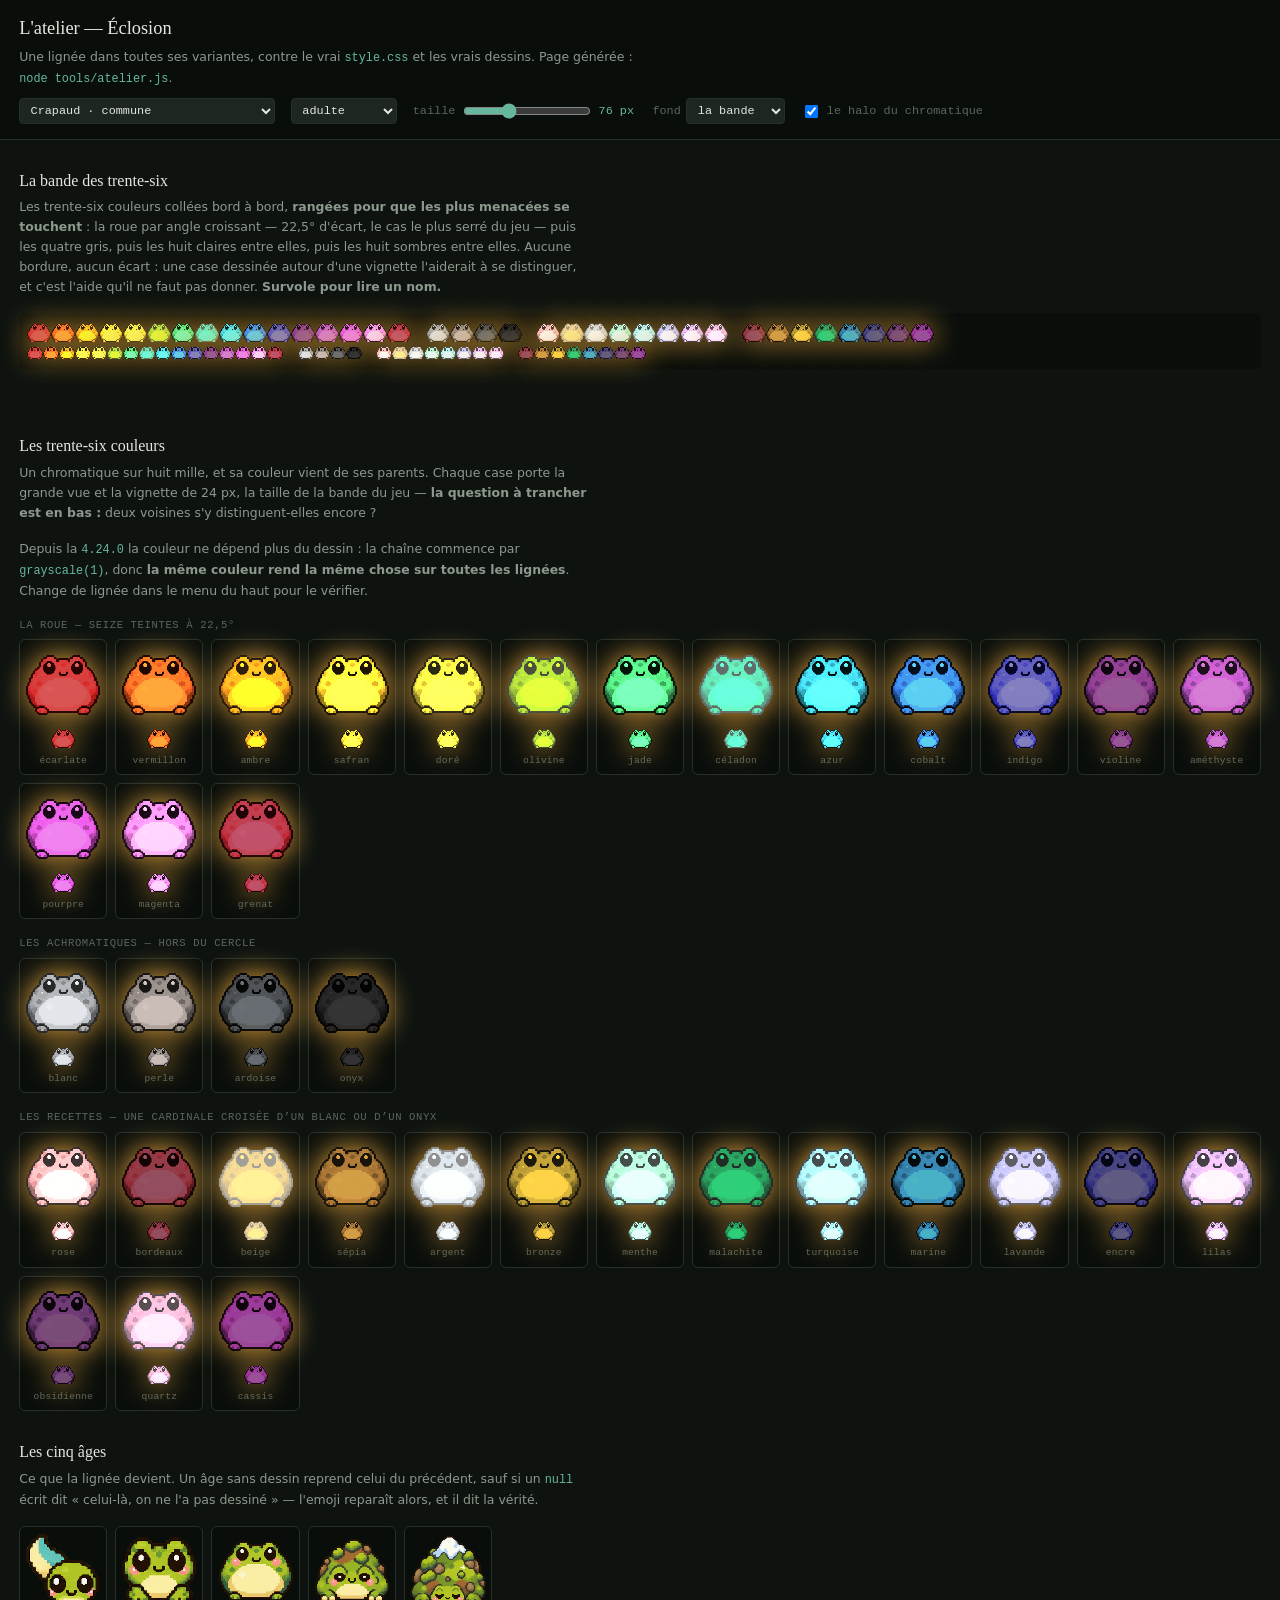
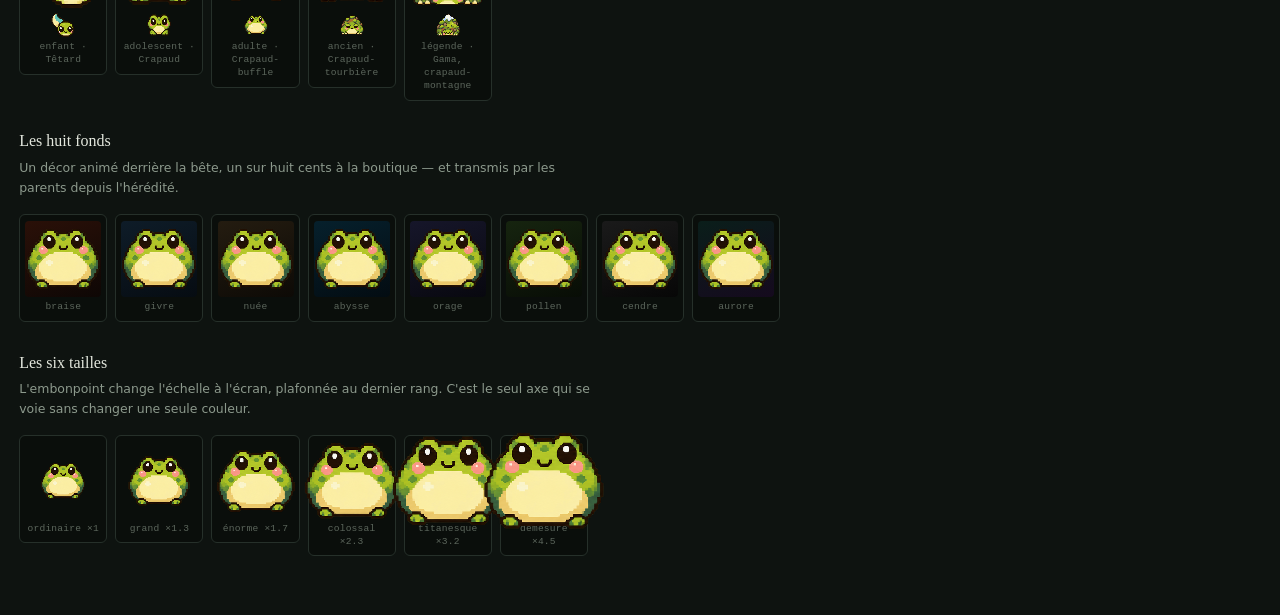
<file: tools/atelier.html>
<!DOCTYPE html>
<html lang="fr">
<head>
<meta charset="utf-8">
<meta name="viewport" content="width=device-width, initial-scale=1">
<title>Éclosion — l'atelier</title>

<!-- LE VRAI STYLE ET LES VRAIS DESSINS. Les fonds sont des classes de `style.css` : les
     reproduire ici les ferait diverger au premier réglage. `outil.css` vient APRÈS et rend au
     document son défilement — sans lui, `style.css` cadre la page à 100 vh en `overflow:
     hidden` et tout ce qui suit le premier écran devient inatteignable. -->
<link rel="stylesheet" href="../style.css">
<link rel="stylesheet" href="outil.css">

<style>
  /* `--px` est la taille de la grande case, tenue par le curseur ; `--case` est le fond sur
     lequel on juge. Les deux vivent sur le `body`, donc un seul réglage repeint la page. */
  body.at { --px: 76px; --case: var(--sunken); }

  .at-cmd { display: flex; gap: .5rem 1rem; flex-wrap: wrap; align-items: center; margin-top: .6rem; }
  .at-cmd select, .at-cmd label, .at-cmd output { font-family: var(--f-num); font-size: .74rem; }
  .at-cmd select { background: var(--raised); color: var(--ink); border: 1px solid var(--rule);
                   border-radius: 4px; padding: .25rem .4rem; }
  .at-cmd label { color: var(--faint); display: flex; align-items: center; gap: .35rem; }
  .at-cmd input[type=range] { width: 8rem; accent-color: var(--accent); }
  .at-cmd output { color: var(--accent); min-width: 3.2em; }

  /* LA GRILLE SE TASSE TOUTE SEULE. En `flex-wrap`, trente-six cases laissaient une dent de
     scie en fin de rangée et un vide à droite ; en grille auto-remplie, elles se rangent en
     colonnes régulières quelle que soit la largeur, ce qui est la condition pour comparer une
     couleur à celle du dessus autant qu'à sa voisine. */
  .at-grille { display: grid; align-items: start; gap: .5rem;
               grid-template-columns: repeat(auto-fill, minmax(max(var(--px), 5.2rem), 1fr)); }
  .at-cas { border: 1px solid var(--rule); border-radius: 6px; padding: .4rem; background: var(--case);
            display: flex; flex-direction: column; align-items: center; gap: .25rem; margin: 0; }
  .at-cas figcaption { color: var(--faint); font-family: var(--f-num); font-size: .6rem;
                       letter-spacing: .02em; text-align: center; line-height: 1.35;
                       overflow-wrap: anywhere; }

  .at-gros, .at-petit { image-rendering: pixelated; display: block; }
  .at-gros  { width: var(--px); height: var(--px); font-size: calc(var(--px) * .76);
              line-height: var(--px); text-align: center; }
  .at-petit { width: 24px; height: 24px; font-size: 18px; line-height: 24px; text-align: center; }
  .at-scene { position: relative; width: var(--px); height: var(--px); overflow: hidden; border-radius: 4px; }
  .at-scene .fond { position: absolute; inset: 0; }
  .at-scene .at-gros { position: relative; z-index: 1; }

  /* LA BANDE : AUCUN ÉCART, AUCUNE BORDURE. Une case dessinée autour d'une vignette l'aide à
     se distinguer de sa voisine, et c'est exactement l'aide qu'il ne faut pas donner ici — le
     jeu, lui, aligne les bêtes bord à bord. On ne sépare que les familles. */
  .at-bande { display: flex; flex-wrap: wrap; align-items: flex-end; gap: 0;
              background: var(--case); padding: .5rem; border-radius: 6px; }
  .at-bande span { display: block; text-align: center; cursor: crosshair; }
  .at-bande img  { display: block; image-rendering: pixelated; }
  .at-bande .at-coupe { width: .9rem; }
  .at-bande b { display: block; width: 100%; height: 0; }
  .at-lu { font-family: var(--f-num); font-size: .74rem; color: var(--accent); min-height: 1.5em;
           margin: .5rem 0 0; }
  .at-fam { font-family: var(--f-num); font-size: .66rem; color: var(--faint);
            text-transform: uppercase; letter-spacing: .06em; margin: 1rem 0 .4rem; }
</style>
</head>

<body class="outil at">

<header class="outil-tete">
  <h1>L'atelier — Éclosion</h1>
  <p>
    Une lignée dans toutes ses variantes, contre le vrai <code>style.css</code> et les vrais
    dessins. Page générée : <code>node tools/atelier.js</code>.
  </p>
  <div class="at-cmd">
    <select id="at-lignee"></select>
    <select id="at-age"></select>
    <label>taille <input type="range" id="at-px" min="24" max="176" step="4" value="76">
           <output id="at-pxv">76 px</output></label>
    <label>fond
      <select id="at-fond">
        <option value="var(--sunken)">la bande</option>
        <option value="var(--ground)">la pièce</option>
        <option value="var(--raised)">le relief</option>
        <option value="#F6F1E3">l’ivoire</option>
        <option value="#000000">le noir</option>
      </select>
    </label>
    <label><input type="checkbox" id="at-halo" checked> le halo du chromatique</label>
  </div>
</header>

<section class="outil-sec">
  <h2>La bande des trente-six</h2>
  <p>Les trente-six couleurs collées bord à bord, <b>rangées pour que les plus menacées se
     touchent</b> : la roue par angle croissant — 22,5° d'écart, le cas le plus serré du jeu —
     puis les quatre gris, puis les huit claires entre elles, puis les huit sombres entre elles.
     Aucune bordure, aucun écart : une case dessinée autour d'une vignette l'aiderait à se
     distinguer, et c'est l'aide qu'il ne faut pas donner. <b>Survole pour lire un nom.</b></p>
  <div class="at-bande" id="at-bande"></div>
  <p class="at-lu" id="at-lu">&nbsp;</p>
</section>

<section class="outil-sec">
  <h2>Les trente-six couleurs</h2>
  <p>Un chromatique sur huit mille, et sa couleur vient de ses parents. Chaque case porte la
     grande vue et la vignette de 24 px, la taille de la bande du jeu — <b>la question à
     trancher est en bas :</b> deux voisines s'y distinguent-elles encore ?</p>
  <p>Depuis la <code>4.24.0</code> la couleur ne dépend plus du dessin : la chaîne commence par
     <code>grayscale(1)</code>, donc <b>la même couleur rend la même chose sur toutes les
     lignées</b>. Change de lignée dans le menu du haut pour le vérifier.</p>
  <div id="at-couleurs"></div>
</section>

<section class="outil-sec">
  <h2>Les cinq âges</h2>
  <p>Ce que la lignée devient. Un âge sans dessin reprend celui du précédent, sauf si un
     <code>null</code> écrit dit « celui-là, on ne l'a pas dessiné » — l'emoji reparaît alors,
     et il dit la vérité.</p>
  <div class="at-grille" id="at-ages"></div>
</section>

<section class="outil-sec">
  <h2>Les huit fonds</h2>
  <p>Un décor animé derrière la bête, un sur huit cents à la boutique — et transmis par les
     parents depuis l'hérédité.</p>
  <div class="at-grille" id="at-fonds"></div>
</section>

<section class="outil-sec">
  <h2>Les six tailles</h2>
  <p>L'embonpoint change l'échelle à l'écran, plafonnée au dernier rang. C'est le seul axe qui
     se voie sans changer une seule couleur.</p>
  <div class="at-grille" id="at-tailles"></div>
</section>

<script>
const D = {"lignees":[{"key":"crapaud","nom":"Crapaud","rarete":"commune","formes":[{"nom":"Têtard","emoji":"🐸","art":"art/crapaud-1-tetard.png"},{"nom":"Crapaud","emoji":"🐸","art":"art/crapaud-2-crapaud.png"},{"nom":"Crapaud-buffle","emoji":"🐸","art":"art/crapaud-3-buffle.png"},{"nom":"Crapaud-tourbière","emoji":"🐸","art":"art/crapaud-4-crapaud-tourbiere.png"},{"nom":"Gama, crapaud-montagne","emoji":"🐸","art":"art/crapaud-5-gama.png"}]},{"key":"poisson","nom":"Poisson","rarete":"commune","formes":[{"nom":"Alevin","emoji":"🐟","art":"art/poisson-1-alevin.png"},{"nom":"Carpe","emoji":"🐟","art":"art/poisson-2-carpe.png"},{"nom":"Carpe centenaire","emoji":"🐠","art":"art/poisson-3-centenaire.png"},{"nom":"Serpent de mer","emoji":"🐍","art":"art/poisson-4-serpent.png"},{"nom":"Léviathan","emoji":"🐉","art":"art/poisson-5-leviathan.png"}]},{"key":"lezard","nom":"Lézard","rarete":"commune","formes":[{"nom":"Lézardeau","emoji":"🦎","art":"art/lezard-1-lezardeau.png"},{"nom":"Lézard","emoji":"🦎","art":"art/lezard-2-lezard.png"},{"nom":"Varan","emoji":"🦎","art":"art/lezard-3-varan.png"},{"nom":"Wyverne","emoji":"🐲","art":"art/lezard-4-wyverne.png"},{"nom":"Dragon de terre","emoji":"🐉","art":"art/lezard-5-dragon-de-terre.png"}]},{"key":"oiseau","nom":"Oiseau","rarete":"commune","formes":[{"nom":"Oisillon","emoji":"🐤","art":"art/oiseau-1-oisillon.png"},{"nom":"Passereau","emoji":"🐦","art":"art/oiseau-2-passereau.png"},{"nom":"Rapace","emoji":"🦅","art":"art/oiseau-3-rapace.png"},{"nom":"Roc","emoji":"🦅","art":"art/oiseau-4-roc.png"},{"nom":"Phénix","emoji":"🔥","art":"art/oiseau-5-phenix.png"}]},{"key":"crocodile","nom":"Crocodile","rarete":"commune","formes":[{"nom":"Crocodillon","emoji":"🐊","art":"art/crocodile-1-crocodillon.png"},{"nom":"Crocodile","emoji":"🐊","art":"art/crocodile-2-crocodile.png"},{"nom":"Sarcosuche","emoji":"🐊","art":"art/crocodile-3-sarcosuche.png"},{"nom":"Draco-saurien","emoji":"🐲","art":"art/crocodile-4-draco-saurien.png"},{"nom":"Dragon-tonnerre","emoji":"🐉","art":"art/crocodile-5-dragon-tonnerre.png"}]},{"key":"insecte","nom":"Insecte","rarete":"commune","formes":[{"nom":"Larve","emoji":"🐛","art":"art/insecte-1-larve.png"},{"nom":"Scarabée","emoji":"🪲","art":"art/insecte-2-scarabee.png"},{"nom":"Lucane","emoji":"🪲","art":"art/insecte-3-lucane.png"},{"nom":"Scarabée-hercule","emoji":"🪲","art":"art/insecte-4-scarabee-hercule.png"},{"nom":"Khépri, porteur du soleil","emoji":"🌞","art":"art/insecte-5-khepri.png"}]},{"key":"rongeur","nom":"Rongeur","rarete":"commune","formes":[{"nom":"Souriceau","emoji":"🐁","art":"art/rongeur-1-souriceau.png"},{"nom":"Rat","emoji":"🐀","art":"art/rongeur-2-rat.png"},{"nom":"Ragondin","emoji":"🦫","art":"art/rongeur-3-ragondin.png"},{"nom":"Castoroïde","emoji":"🦫","art":"art/rongeur-4-castoroide.png"},{"nom":"Ratatosk, messager des cimes","emoji":"🐿️","art":"art/rongeur-5-ratatosk.png"}]},{"key":"chiroptere","nom":"Chauve-souris","rarete":"commune","formes":[{"nom":"Chiroptère","emoji":"🦇","art":"art/chiroptere-1-chiroptere.png"},{"nom":"Chauve-souris","emoji":"🦇","art":"art/chiroptere-2-chauve-souris.png"},{"nom":"Roussette","emoji":"🦇","art":"art/chiroptere-3-roussette.png"},{"nom":"Buveur de nuit","emoji":"🧛","art":"art/chiroptere-4-buveur-de-nuit.png"},{"nom":"Camazotz, l’éclipse","emoji":"🌑","art":"art/chiroptere-5-camazotz.png"}]},{"key":"escargot","nom":"Escargot","rarete":"commune","formes":[{"nom":"Naissain","emoji":"🐌","art":"art/escargot-1-naissain.png"},{"nom":"Escargot","emoji":"🐌","art":"art/escargot-2-escargot.png"},{"nom":"Achatine","emoji":"🐌","art":"art/escargot-3-achatine.png"},{"nom":"Porte-tour","emoji":"🐌","art":"art/escargot-4-porte-tour.png"},{"nom":"Ammon, la spirale sans fin","emoji":"🌀","art":"art/escargot-5-ammon.png"}]},{"key":"crabe","nom":"Crabe","rarete":"commune","formes":[{"nom":"Zoé","emoji":"🦐","art":"art/crabe-1-zoe.png"},{"nom":"Crabe","emoji":"🦀","art":"art/crabe-2-crabe.png"},{"nom":"Tourteau","emoji":"🦀","art":"art/crabe-3-tourteau.png"},{"nom":"Crabe-récif","emoji":"🦀","art":"art/crabe-4-crabe-recif.png"},{"nom":"Karkinos, l’étoile des fonds","emoji":"⭐","art":"art/crabe-5-karkinos.png"}]},{"key":"loup","nom":"Loup","rarete":"rare","formes":[{"nom":"Louveteau","emoji":"🐕","art":null},{"nom":"Loup","emoji":"🐺","art":null},{"nom":"Loup des steppes","emoji":"🐺","art":null},{"nom":"Garou","emoji":"🧌","art":null},{"nom":"Fenrir, dévoreur","emoji":"🌘","art":null}]},{"key":"meduse","nom":"Méduse","rarete":"rare","formes":[{"nom":"Éphyrule","emoji":"🫧","art":null},{"nom":"Méduse","emoji":"🪼","art":null},{"nom":"Méduse abyssale","emoji":"🪼","art":null},{"nom":"Cyanée","emoji":"🪼","art":null},{"nom":"Physalie-monde","emoji":"🌊","art":null}]},{"key":"salamandre","nom":"Salamandre","rarete":"rare","formes":[{"nom":"Larve ardente","emoji":"🐛","art":null},{"nom":"Salamandre","emoji":"🦎","art":null},{"nom":"Salamandre de braise","emoji":"🦎","art":null},{"nom":"Salamandre de cendre","emoji":"🔥","art":null},{"nom":"Ifrit","emoji":"👹","art":null}]},{"key":"serpent","nom":"Serpent-plume","rarete":"rare","formes":[{"nom":"Vermisseau","emoji":"🐛","art":null},{"nom":"Couleuvre","emoji":"🐍","art":null},{"nom":"Serpent-plume","emoji":"🐍","art":null},{"nom":"Amphithère","emoji":"🐲","art":null},{"nom":"Quetzalcóatl","emoji":"🐉","art":null}]},{"key":"araignee","nom":"Araignée","rarete":"rare","formes":[{"nom":"Nymphe","emoji":"🕸️","art":"art/araignee-1-nymphe.png"},{"nom":"Araignée","emoji":"🕷️","art":"art/araignee-2-araignee.png"},{"nom":"Veuve noire","emoji":"🕷️","art":"art/araignee-3-veuve-noire.png"},{"nom":"Tisseuse d’ombre","emoji":"🕷️","art":"art/araignee-4-tisseuse-d-ombre.png"},{"nom":"Arachné, fileuse du sort","emoji":"🕸️","art":"art/araignee-5-arachne.png"}]},{"key":"cerf","nom":"Cerf","rarete":"rare","formes":[{"nom":"Faon","emoji":"🦌","art":null},{"nom":"Cerf","emoji":"🦌","art":null},{"nom":"Dix-cors","emoji":"🦌","art":null},{"nom":"Cerf des brumes","emoji":"🦌","art":null},{"nom":"Cernunnos, roi des bois","emoji":"🌿","art":null}]},{"key":"ours","nom":"Ours","rarete":"rare","formes":[{"nom":"Ourson","emoji":"🐻","art":null},{"nom":"Ours","emoji":"🐻","art":null},{"nom":"Ours des cavernes","emoji":"🐻","art":null},{"nom":"Gardien sylvestre","emoji":"🐻","art":null},{"nom":"Artio, l’ourse des bois","emoji":"🌲","art":null}]},{"key":"papillon","nom":"Papillon","rarete":"rare","formes":[{"nom":"Chenille","emoji":"🐛","art":null},{"nom":"Papillon","emoji":"🦋","art":null},{"nom":"Papillon de lune","emoji":"🦋","art":null},{"nom":"Aile-de-brume","emoji":"🦋","art":null},{"nom":"Psyché, souffle ailé","emoji":"✨","art":null}]},{"key":"tortue","nom":"Tortue","rarete":"rare","formes":[{"nom":"Tortillon","emoji":"🐢","art":null},{"nom":"Tortue","emoji":"🐢","art":null},{"nom":"Tortue centenaire","emoji":"🐢","art":null},{"nom":"Tortue-île","emoji":"🐢","art":null},{"nom":"Kurma, socle du monde","emoji":"🏝️","art":null}]},{"key":"chat","nom":"Chat","rarete":"rare","formes":[{"nom":"Chaton","emoji":"🐈","art":null},{"nom":"Chat","emoji":"🐈","art":null},{"nom":"Lynx","emoji":"🐈","art":null},{"nom":"Panthère des brumes","emoji":"🐆","art":null},{"nom":"Bastet, gardienne","emoji":"🐈‍⬛","art":null}]},{"key":"kraken","nom":"Kraken","rarete":"epique","formes":[{"nom":"Nauplius","emoji":"🦐","art":null},{"nom":"Poulpe","emoji":"🐙","art":null},{"nom":"Poulpe abyssal","emoji":"🐙","art":null},{"nom":"Poulpe des fosses","emoji":"🦑","art":null},{"nom":"Kraken","emoji":"🦑","art":null}]},{"key":"golem","nom":"Golem","rarete":"epique","formes":[{"nom":"Éclat","emoji":"🪨","art":null},{"nom":"Gravier animé","emoji":"🪨","art":null},{"nom":"Golem","emoji":"🗿","art":null},{"nom":"Monolithe","emoji":"🗿","art":null},{"nom":"Ymir de granit","emoji":"🏔️","art":null}]},{"key":"sphinx","nom":"Sphinx","rarete":"epique","formes":[{"nom":"Chaton sans poil","emoji":"🐈","art":null},{"nom":"Sphinx","emoji":"🐈‍⬛","art":null},{"nom":"Sphinx royal","emoji":"🦁","art":null},{"nom":"Gardien de tombeau","emoji":"🗿","art":null},{"nom":"Harmakhis, l’horizon","emoji":"🏜️","art":null}]},{"key":"cheval","nom":"Cheval","rarete":"epique","formes":[{"nom":"Poulain","emoji":"🐴","art":null},{"nom":"Cheval","emoji":"🐎","art":null},{"nom":"Destrier","emoji":"🐎","art":null},{"nom":"Licorne","emoji":"🦄","art":null},{"nom":"Pégase","emoji":"🌠","art":null}]},{"key":"chimere","nom":"Chimère","rarete":"mythique","formes":[{"nom":"Avorton","emoji":"🐁","art":null},{"nom":"Chimèreau","emoji":"🐐","art":null},{"nom":"Chimère","emoji":"🦁","art":null},{"nom":"Chimère royale","emoji":"🦁","art":null},{"nom":"Chimère primordiale","emoji":"👹","art":null}]},{"key":"behemoth","nom":"Béhémoth","rarete":"mythique","formes":[{"nom":"Ossement","emoji":"🦴","art":null},{"nom":"Saurien","emoji":"🦕","art":null},{"nom":"Béhémoth","emoji":"🦖","art":null},{"nom":"Béhémoth éternel","emoji":"🦖","art":null},{"nom":"Béhémoth primordial","emoji":"☄️","art":null}]},{"key":"ouroboros","nom":"Ouroboros","rarete":"mythique","formes":[{"nom":"Ouroboros","emoji":"🐍","art":null},{"nom":"Ouroboros éveillé","emoji":"🐍","art":null},{"nom":"Ouroboros clos","emoji":"🐍","art":null},{"nom":"Ouroboros sans fin","emoji":"🌀","art":null},{"nom":"Ouroboros, la boucle du monde","emoji":"♾️","art":null}]},{"key":"kitsune","nom":"Kitsune","rarete":"merveilleuse","formes":[{"nom":"Kitsune","emoji":"🦊","art":"art/kitsune-1-kitsune.svg"},{"nom":"Kitsune à trois queues","emoji":"🦊","art":"art/kitsune-2-kitsune-a-trois-queues.svg"},{"nom":"Kitsune à cinq queues","emoji":"🦊","art":"art/kitsune-3-kitsune-a-cinq-queues.svg"},{"nom":"Kitsune à sept queues","emoji":"🦊","art":"art/kitsune-4-kitsune-a-sept-queues.svg"},{"nom":"Kitsune, la neuvième queue","emoji":"⛩️","art":null}]},{"key":"wukong","nom":"Sun Wukong","rarete":"merveilleuse","formes":[{"nom":"Singe de pierre","emoji":"🗿","art":"art/wukong-1-pierre.svg"},{"nom":"Roi des singes","emoji":"🐒","art":"art/wukong-2-roi.svg"},{"nom":"Sun Wukong","emoji":"🐵","art":"art/wukong-3-nuage.svg"},{"nom":"Sun Wukong sous la montagne","emoji":"⛰️","art":"art/wukong-4-montagne.svg"},{"nom":"Sun Wukong, l’égal du Ciel","emoji":"☁️","art":"art/wukong-5-egal-du-ciel.svg"}]},{"key":"tarasque","nom":"Tarasque","rarete":"merveilleuse","formes":[{"nom":"Tarasque","emoji":"🐾","art":null},{"nom":"Tarasque à six pattes","emoji":"🦂","art":null},{"nom":"Tarasque écaillée","emoji":"🐢","art":null},{"nom":"Tarasque du Rhône","emoji":"🌊","art":null},{"nom":"Tarasque, la bête de Tarascon","emoji":"⚜️","art":null}]}],"couleurs":[{"nom":"écarlate","famille":"roue","ton":"vif","hue":0,"gris":null,"filtre":"grayscale(1) brightness(0.7) sepia(1) hue-rotate(311.1deg) saturate(7.51) contrast(1.05) brightness(0.851) drop-shadow(0 0 14px #E4A63E)"},{"nom":"vermillon","famille":"roue","ton":"vif","hue":22.5,"gris":null,"filtre":"grayscale(1) brightness(0.7) sepia(1) hue-rotate(332.3deg) saturate(4.7) contrast(1.05) brightness(1.049) drop-shadow(0 0 14px #E4A63E)"},{"nom":"ambre","famille":"roue","ton":"vif","hue":45,"gris":null,"filtre":"grayscale(1) brightness(0.7) sepia(1) hue-rotate(352.8deg) saturate(4.12) contrast(0.95) brightness(1.417) drop-shadow(0 0 14px #E4A63E)"},{"nom":"safran","famille":"roue","ton":"vif","hue":67.5,"gris":null,"filtre":"grayscale(1) brightness(0.7) sepia(1) hue-rotate(6.6deg) saturate(3.05) contrast(1.05) brightness(1.745) drop-shadow(0 0 14px #E4A63E)"},{"nom":"doré","famille":"roue","ton":"vif","hue":90,"gris":null,"filtre":"grayscale(1) brightness(0.7) sepia(1) hue-rotate(15.5deg) saturate(2.98) contrast(0.95) brightness(1.78) drop-shadow(0 0 14px #E4A63E)"},{"nom":"olivine","famille":"roue","ton":"vif","hue":112.5,"gris":null,"filtre":"grayscale(1) brightness(0.7) sepia(1) hue-rotate(28.3deg) saturate(8.38) contrast(0.66) brightness(1.399) drop-shadow(0 0 14px #E4A63E)"},{"nom":"jade","famille":"roue","ton":"vif","hue":135,"gris":null,"filtre":"grayscale(1) brightness(0.7) sepia(1) hue-rotate(86.3deg) saturate(2.46) contrast(1.05) brightness(1.369) drop-shadow(0 0 14px #E4A63E)"},{"nom":"céladon","famille":"roue","ton":"vif","hue":157.5,"gris":null,"filtre":"grayscale(1) brightness(0.7) sepia(1) hue-rotate(107.4deg) saturate(3.71) contrast(0.5) brightness(1.487) drop-shadow(0 0 14px #E4A63E)"},{"nom":"azur","famille":"roue","ton":"vif","hue":180,"gris":null,"filtre":"grayscale(1) brightness(0.7) sepia(1) hue-rotate(140deg) saturate(2.64) contrast(1.05) brightness(1.326) drop-shadow(0 0 14px #E4A63E)"},{"nom":"cobalt","famille":"roue","ton":"vif","hue":202.5,"gris":null,"filtre":"grayscale(1) brightness(0.7) sepia(1) hue-rotate(177.2deg) saturate(4.24) contrast(1.05) brightness(0.955) drop-shadow(0 0 14px #E4A63E)"},{"nom":"indigo","famille":"roue","ton":"vif","hue":225,"gris":null,"filtre":"grayscale(1) brightness(0.7) sepia(1) hue-rotate(202deg) saturate(8.58) contrast(1.05) brightness(0.753) drop-shadow(0 0 14px #E4A63E)"},{"nom":"violine","famille":"roue","ton":"vif","hue":247.5,"gris":null,"filtre":"grayscale(1) brightness(0.7) sepia(1) hue-rotate(245.4deg) saturate(4.05) contrast(1.05) brightness(0.589) drop-shadow(0 0 14px #E4A63E)"},{"nom":"améthyste","famille":"roue","ton":"vif","hue":270,"gris":null,"filtre":"grayscale(1) brightness(0.7) sepia(1) hue-rotate(245.6deg) saturate(3.97) contrast(0.95) brightness(0.859) drop-shadow(0 0 14px #E4A63E)"},{"nom":"pourpre","famille":"roue","ton":"vif","hue":292.5,"gris":null,"filtre":"grayscale(1) brightness(0.7) sepia(1) hue-rotate(253.7deg) saturate(4.27) contrast(1.05) brightness(0.944) drop-shadow(0 0 14px #E4A63E)"},{"nom":"magenta","famille":"roue","ton":"vif","hue":315,"gris":null,"filtre":"grayscale(1) brightness(0.7) sepia(1) hue-rotate(256.7deg) saturate(2.61) contrast(1.05) brightness(1.301) drop-shadow(0 0 14px #E4A63E)"},{"nom":"grenat","famille":"roue","ton":"vif","hue":337.5,"gris":null,"filtre":"grayscale(1) brightness(0.7) sepia(1) hue-rotate(306.3deg) saturate(6.6) contrast(1.05) brightness(0.757) drop-shadow(0 0 14px #E4A63E)"},{"nom":"blanc","famille":"gris","ton":null,"hue":null,"gris":0,"filtre":"grayscale(1) brightness(0.7) sepia(1) hue-rotate(175.9deg) saturate(0.13) contrast(0.85) brightness(1.211) drop-shadow(0 0 14px #E4A63E)"},{"nom":"perle","famille":"gris","ton":null,"hue":null,"gris":1,"filtre":"grayscale(1) brightness(0.7) sepia(1) hue-rotate(333.1deg) saturate(0.28) contrast(0.95) brightness(0.971) drop-shadow(0 0 14px #E4A63E)"},{"nom":"ardoise","famille":"gris","ton":null,"hue":null,"gris":2,"filtre":"grayscale(1) brightness(0.7) sepia(1) hue-rotate(169.6deg) saturate(0.28) contrast(1.05) brightness(0.526) drop-shadow(0 0 14px #E4A63E)"},{"nom":"onyx","famille":"gris","ton":null,"hue":null,"gris":3,"filtre":"grayscale(1) brightness(0.7) sepia(1) hue-rotate(198.4deg) saturate(0.12) contrast(1.05) brightness(0.252) drop-shadow(0 0 14px #E4A63E)"},{"nom":"rose","famille":"recette","ton":"clair","hue":0,"gris":null,"filtre":"grayscale(1) brightness(0.7) sepia(1) hue-rotate(310.3deg) saturate(1.72) contrast(0.85) brightness(1.522) drop-shadow(0 0 14px #E4A63E)"},{"nom":"bordeaux","famille":"recette","ton":"sombre","hue":0,"gris":null,"filtre":"grayscale(1) brightness(0.7) sepia(1) hue-rotate(305.1deg) saturate(4.8) contrast(1.05) brightness(0.579) drop-shadow(0 0 14px #E4A63E)"},{"nom":"beige","famille":"recette","ton":"clair","hue":45,"gris":null,"filtre":"grayscale(1) brightness(0.7) sepia(1) hue-rotate(12.8deg) saturate(8.49) contrast(0.26) brightness(1.613) drop-shadow(0 0 14px #E4A63E)"},{"nom":"sépia","famille":"recette","ton":"sombre","hue":45,"gris":null,"filtre":"grayscale(1) brightness(0.7) sepia(1) hue-rotate(354.1deg) saturate(2.78) contrast(0.95) brightness(0.845) drop-shadow(0 0 14px #E4A63E)"},{"nom":"argent","famille":"recette","ton":"clair","hue":90,"gris":null,"filtre":"grayscale(1) brightness(0.7) sepia(1) hue-rotate(169.6deg) saturate(0.42) contrast(0.37) brightness(1.679) drop-shadow(0 0 14px #E4A63E)"},{"nom":"bronze","famille":"recette","ton":"sombre","hue":90,"gris":null,"filtre":"grayscale(1) brightness(0.7) sepia(1) hue-rotate(8.6deg) saturate(2.83) contrast(0.95) brightness(1.064) drop-shadow(0 0 14px #E4A63E)"},{"nom":"menthe","famille":"recette","ton":"clair","hue":135,"gris":null,"filtre":"grayscale(1) brightness(0.7) sepia(1) hue-rotate(97.2deg) saturate(1.26) contrast(0.75) brightness(1.703) drop-shadow(0 0 14px #E4A63E)"},{"nom":"malachite","famille":"recette","ton":"sombre","hue":135,"gris":null,"filtre":"grayscale(1) brightness(0.7) sepia(1) hue-rotate(94.6deg) saturate(3.75) contrast(0.75) brightness(0.93) drop-shadow(0 0 14px #E4A63E)"},{"nom":"turquoise","famille":"recette","ton":"clair","hue":180,"gris":null,"filtre":"grayscale(1) brightness(0.7) sepia(1) hue-rotate(140deg) saturate(1.43) contrast(0.75) brightness(1.702) drop-shadow(0 0 14px #E4A63E)"},{"nom":"marine","famille":"recette","ton":"sombre","hue":180,"gris":null,"filtre":"grayscale(1) brightness(0.7) sepia(1) hue-rotate(157.7deg) saturate(2.8) contrast(1.05) brightness(0.777) drop-shadow(0 0 14px #E4A63E)"},{"nom":"lavande","famille":"recette","ton":"clair","hue":225,"gris":null,"filtre":"grayscale(1) brightness(0.7) sepia(1) hue-rotate(203.7deg) saturate(1.69) contrast(0.58) brightness(1.491) drop-shadow(0 0 14px #E4A63E)"},{"nom":"encre","famille":"recette","ton":"sombre","hue":225,"gris":null,"filtre":"grayscale(1) brightness(0.7) sepia(1) hue-rotate(202.5deg) saturate(6.36) contrast(1.05) brightness(0.509) drop-shadow(0 0 14px #E4A63E)"},{"nom":"lilas","famille":"recette","ton":"clair","hue":270,"gris":null,"filtre":"grayscale(1) brightness(0.7) sepia(1) hue-rotate(238.8deg) saturate(1.45) contrast(0.75) brightness(1.462) drop-shadow(0 0 14px #E4A63E)"},{"nom":"obsidienne","famille":"recette","ton":"sombre","hue":270,"gris":null,"filtre":"grayscale(1) brightness(0.7) sepia(1) hue-rotate(245.4deg) saturate(2.99) contrast(1.05) brightness(0.472) drop-shadow(0 0 14px #E4A63E)"},{"nom":"quartz","famille":"recette","ton":"clair","hue":315,"gris":null,"filtre":"grayscale(1) brightness(0.7) sepia(1) hue-rotate(283deg) saturate(1.54) contrast(0.66) brightness(1.5) drop-shadow(0 0 14px #E4A63E)"},{"nom":"cassis","famille":"recette","ton":"sombre","hue":315,"gris":null,"filtre":"grayscale(1) brightness(0.7) sepia(1) hue-rotate(256.8deg) saturate(4.71) contrast(1.05) brightness(0.609) drop-shadow(0 0 14px #E4A63E)"}],"bande":[0,1,2,3,4,5,6,7,8,9,10,11,12,13,14,15,16,17,18,19,20,22,24,26,28,30,32,34,21,23,25,27,29,31,33,35],"fonds":[{"key":"braise","nom":"braise","sens":"monte","n":9},{"key":"givre","nom":"givre","sens":"tombe","n":11},{"key":"nuee","nom":"nuée","sens":"derive","n":10},{"key":"abysse","nom":"abysse","sens":"monte","n":8},{"key":"orage","nom":"orage","sens":"tombe","n":14},{"key":"pollen","nom":"pollen","sens":"derive","n":12},{"key":"cendre","nom":"cendre","sens":"tombe","n":9},{"key":"aurore","nom":"aurore","sens":"derive","n":7}],"tailles":[{"nom":"ordinaire","at":1,"i":0},{"nom":"grand","at":1.3,"i":1},{"nom":"énorme","at":1.7,"i":2},{"nom":"colossal","at":2.3,"i":3},{"nom":"titanesque","at":3.2,"i":4},{"nom":"démesuré","at":4.5,"i":5}],"ages":["enfant","adolescent","adulte","ancien","légende"]};

const $ = id => document.getElementById(id);
const el = (t, cls, txt) => { const n = document.createElement(t);
  if (cls) n.className = cls; if (txt !== undefined) n.textContent = txt; return n; };

/* LE DESSIN D'UNE BÊTE, ou son emoji quand la lignée n'est pas illustrée. C'est exactement le
   repli du jeu : rien ne casse jamais, on voit seulement que le dessin manque. */
function bete(forme, taille, cls) {
  if (forme.art) {
    const i = el('img', cls);
    i.src = '../' + forme.art;
    i.alt = '';
    if (taille) i.style.transform = 'scale(' + taille + ')';
    return i;
  }
  const s = el('span', cls, forme.emoji);
  if (taille) s.style.transform = 'scale(' + taille + ')';
  return s;
}

function cas(forme, filtre, legende, taille, sansVignette) {
  const f = el('figure', 'at-cas');
  const g = bete(forme, taille, 'at-gros');
  if (filtre) g.style.filter = filtre;
  f.appendChild(g);
  if (!sansVignette) {
    const p = bete(forme, taille, 'at-petit');
    if (filtre) p.style.filter = filtre;
    f.appendChild(p);
  }
  f.appendChild(el('figcaption', null, legende));
  return f;
}

function forme() {
  const l = D.lignees[+$('at-lignee').value];
  return l.formes[+$('at-age').value];
}

function halo(filtre) {
  if ($('at-halo').checked) return filtre;
  // sans le halo on juge la COULEUR seule : le drop-shadow doré tire tout vers le chaud
  return filtre.replace(/ ?drop-shadow\([^)]*\)/, '');
}

const rendu = filtre => halo(filtre);

/* La bande se juge à la taille du jeu, pas à celle du curseur : 24 px dans la liste, 16 px
   dans les endroits serrés. Deux rangées, donc, et non un réglage — c'est un constat qu'on
   veut, pas une molette. */
const TAILLES_BANDE = [24, 16];

function peindreBande() {
  const f = forme();
  const b = $('at-bande');
  b.textContent = '';
  for (const px of TAILLES_BANDE) {
    let famille = null;
    for (const i of D.bande) {
      const k = D.couleurs[i];
      if (famille !== null && k.famille + (k.ton || '') !== famille) b.appendChild(el('span', 'at-coupe'));
      famille = k.famille + (k.ton || '');
      const s = el('span');
      s.title = k.nom;
      const img = bete(f, 0, null);
      img.style.width = img.style.height = px + 'px';
      img.style.fontSize = Math.round(px * 0.76) + 'px';
      img.style.lineHeight = px + 'px';
      img.style.filter = rendu(k.filtre);
      s.appendChild(img);
      s.addEventListener('mouseenter', () => { $('at-lu').textContent = k.nom + ' — ' + rendu(k.filtre); });
      b.appendChild(s);
    }
    b.appendChild(el('b'));   // saut de rangée, sans écart vertical
  }
}

function peindre() {
  const f = forme();
  document.body.style.setProperty('--px', $('at-px').value + 'px');
  document.body.style.setProperty('--case', $('at-fond').value);
  $('at-pxv').textContent = $('at-px').value + ' px';

  peindreBande();

  const c = $('at-couleurs');
  c.textContent = '';
  for (const fam of ['roue', 'gris', 'recette']) {
    const titres = { roue: 'La roue — seize teintes à 22,5°',
                     gris: 'Les achromatiques — hors du cercle',
                     recette: 'Les recettes — une cardinale croisée d’un blanc ou d’un onyx' };
    c.appendChild(el('p', 'at-fam', titres[fam]));
    const g = el('div', 'at-grille');
    for (const k of D.couleurs) if (k.famille === fam) g.appendChild(cas(f, rendu(k.filtre), k.nom));
    c.appendChild(g);
  }

  const a = $('at-ages');
  a.textContent = '';
  const lig = D.lignees[+$('at-lignee').value];
  lig.formes.forEach((x, i) => a.appendChild(cas(x, '', D.ages[i] + ' · ' + x.nom)));

  const fo = $('at-fonds');
  fo.textContent = '';
  for (const d of D.fonds) {
    const fig = el('figure', 'at-cas');
    const scene = el('div', 'at-scene');
    const dec = el('span', 'fond fond-' + d.key + ' fond-' + d.sens);
    for (let i = 0; i < d.n; i++) {
      const p = el('span', 'fond-p');
      p.style.setProperty('--x', (i * 100 / d.n).toFixed(1) + '%');
      p.style.setProperty('--d', (-i * 0.7).toFixed(2) + 's');
      p.style.setProperty('--t', (5 + (i % 5)).toFixed(2) + 's');
      p.style.setProperty('--s', (0.7 + (i % 3) * 0.3).toFixed(2));
      dec.appendChild(p);
    }
    scene.append(dec, bete(f, 0, 'at-gros'));
    fig.append(scene, el('figcaption', null, d.nom));
    fo.appendChild(fig);
  }

  const t = $('at-tailles');
  t.textContent = '';
  for (const r of D.tailles) {
    // la même échelle que la scène : elle plafonne, sinon la dernière déborde de sa case
    const k = Math.min(1.6, 0.6 + 0.22 * r.i);
    t.appendChild(cas(f, '', r.nom + ' ×' + r.at, k, true));
  }
}

D.lignees.forEach((l, i) => {
  const o = el('option', null, l.nom + ' · ' + l.rarete + (l.formes[0].art ? '' : ' (emoji)'));
  o.value = i;
  $('at-lignee').appendChild(o);
});
D.ages.forEach((a, i) => { const o = el('option', null, a); o.value = i; $('at-age').appendChild(o); });
$('at-age').value = 2;
for (const id of ['at-lignee', 'at-age', 'at-halo', 'at-fond']) $(id).addEventListener('change', peindre);
$('at-px').addEventListener('input', peindre);
peindre();
</script>
</body>
</html>
</file>
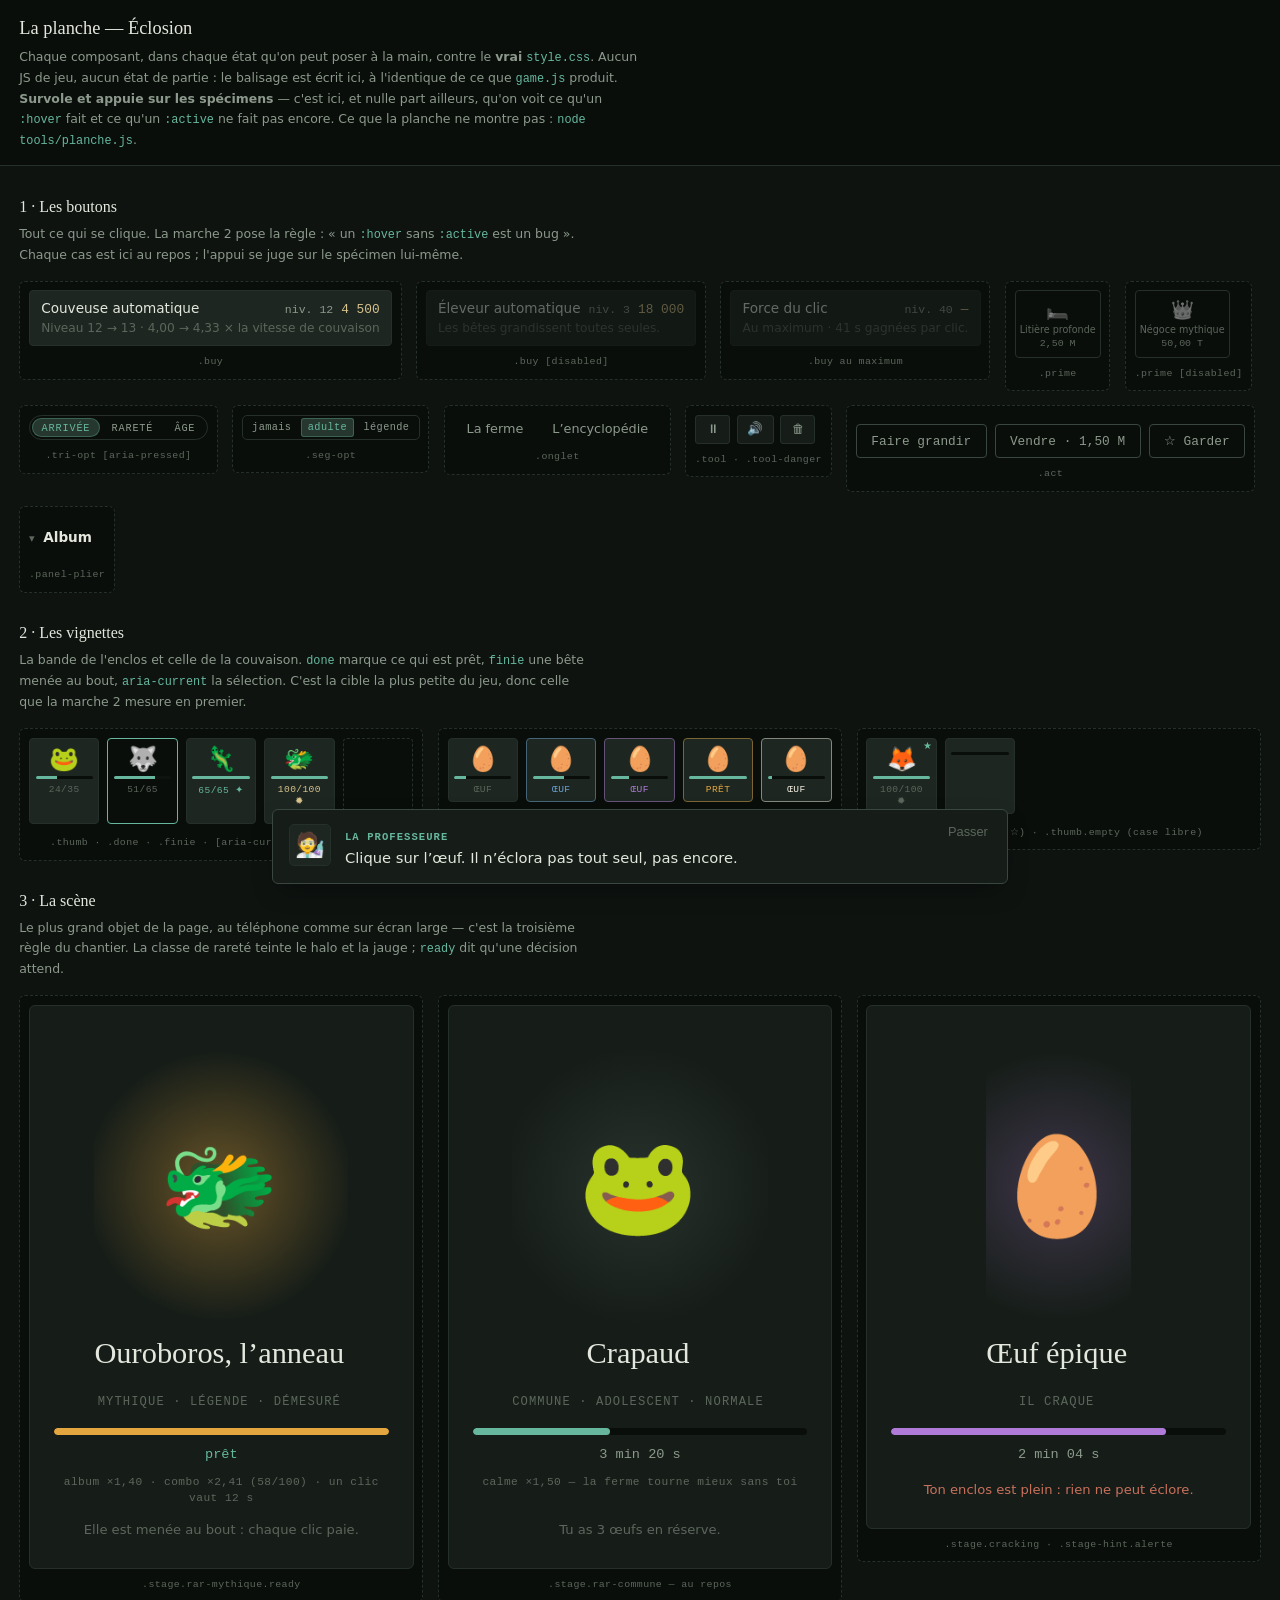
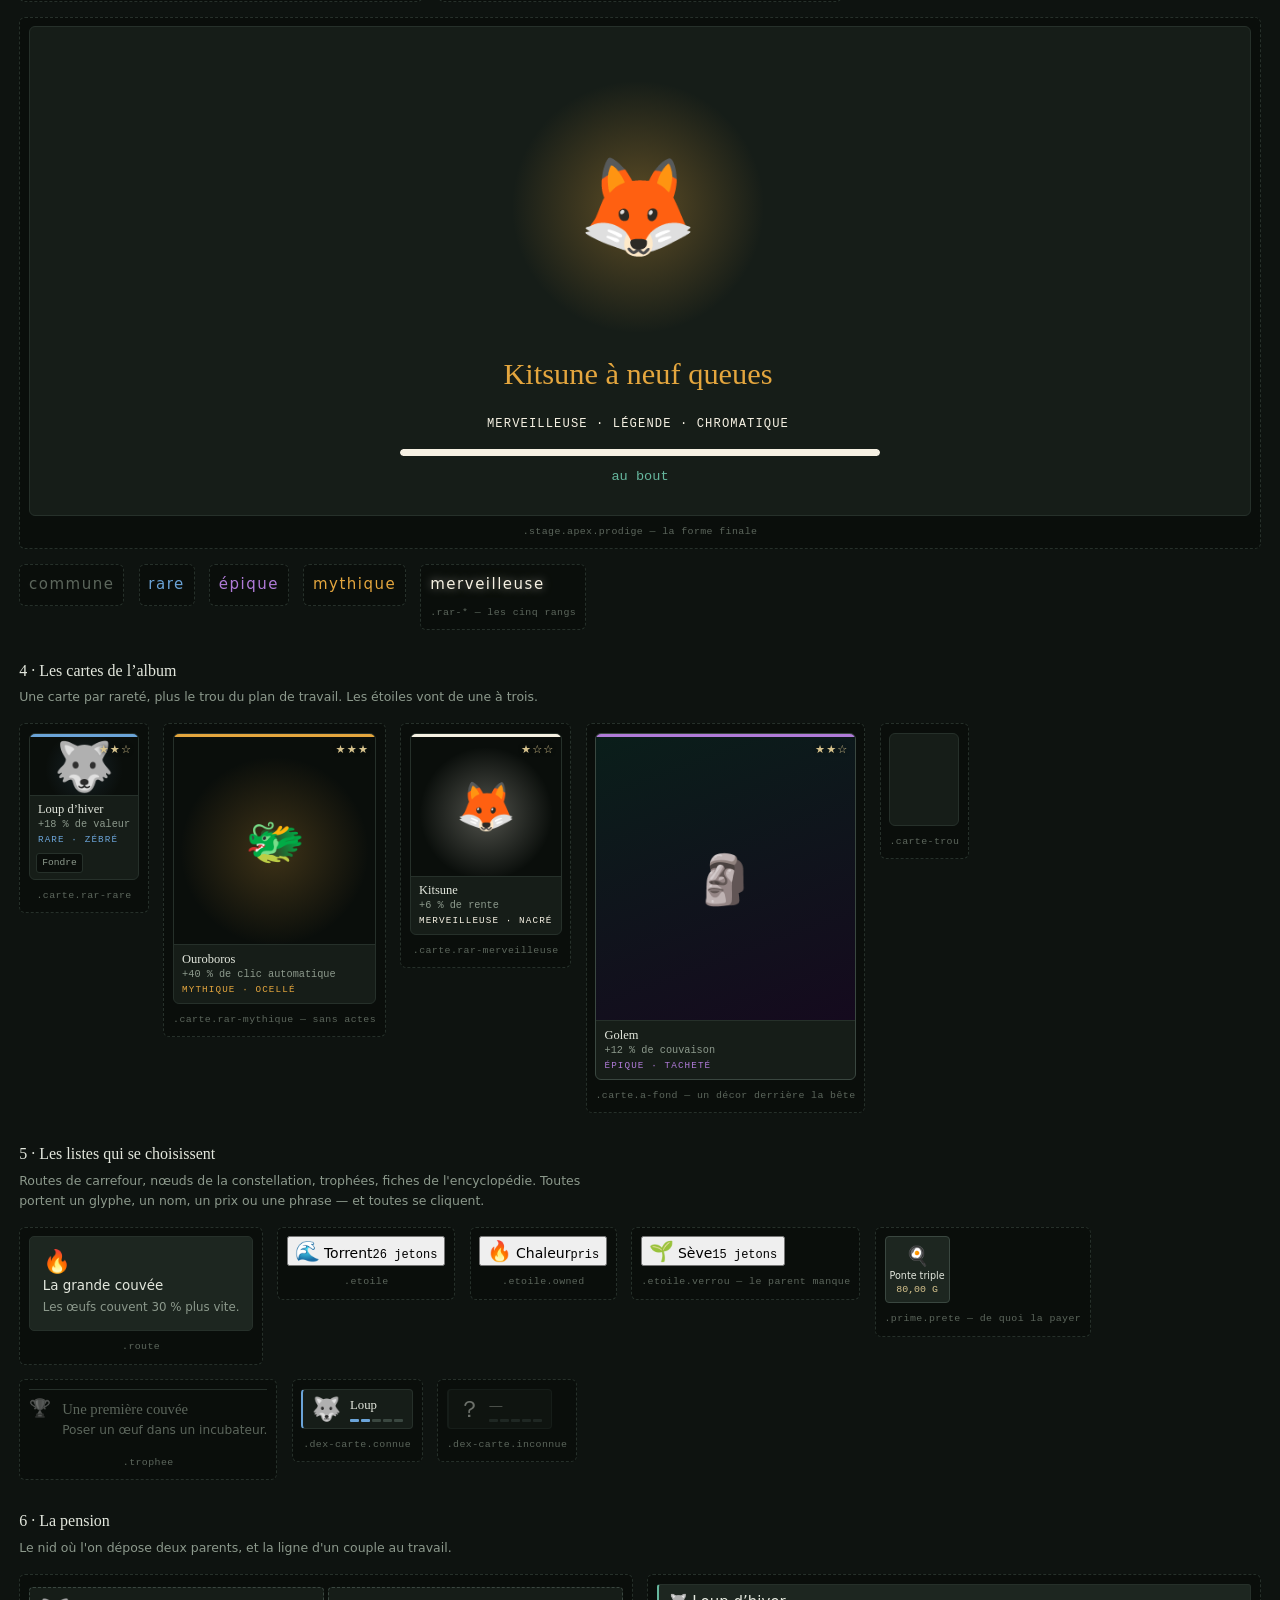
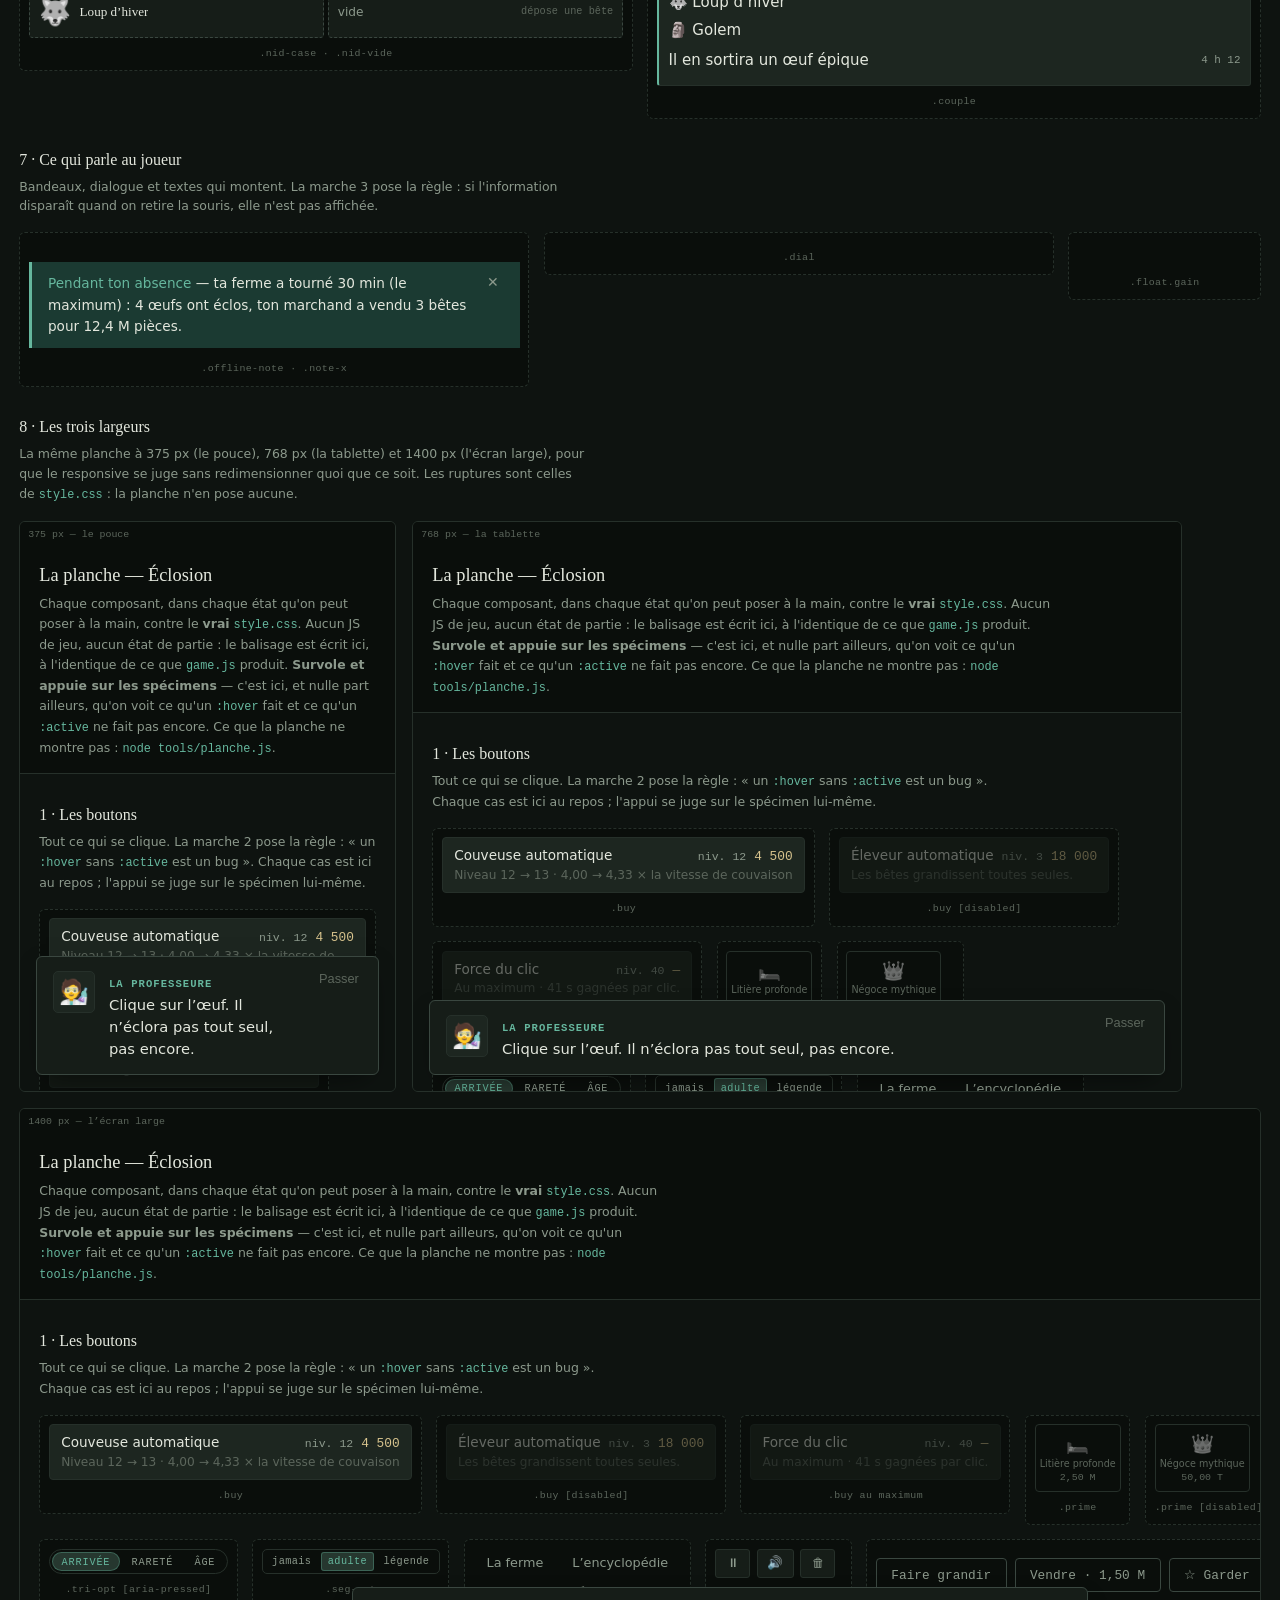
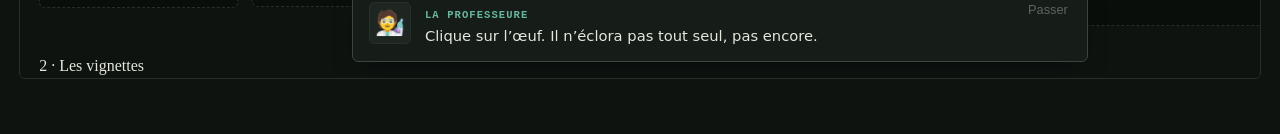
<file: tools/planche.html>
<!DOCTYPE html>
<html lang="fr">
<head>
<meta charset="utf-8">
<meta name="viewport" content="width=device-width, initial-scale=1">
<title>Éclosion — la planche</title>

<!-- LE VRAI STYLE, ET RIEN D'AUTRE. C'est toute la raison d'être de cette page : ce qu'on voit
     ici est ce que le jeu rend. Aucun style de composant n'est redéfini plus bas — seule la
     chrome de la planche l'est, et elle porte le préfixe `pl-`. Une règle de cette feuille qui
     corrigerait un composant ferait mentir la planche, et une planche qui ment est pire que
     pas de planche : on croit avoir vérifié. -->
<link rel="stylesheet" href="../style.css">
<link rel="stylesheet" href="outil.css">

<style>
  .pl-grille { display: flex; flex-wrap: wrap; gap: .9rem; align-items: flex-start; }
  .pl-cas { border: 1px dashed var(--rule); border-radius: 6px; padding: .55rem;
            background: var(--sunken); margin: 0; min-width: 0; }
  .pl-cas > figcaption { color: var(--faint); font-family: var(--f-num); font-size: .62rem;
                         letter-spacing: .04em; margin: .5rem 0 0; text-align: center; }
  .pl-cas.pl-large { flex: 1 1 24rem; }
  .pl-vues { display: flex; gap: 1rem; flex-wrap: wrap; align-items: flex-start; }
  .pl-vue { border: 1px solid var(--rule); border-radius: 6px; overflow: hidden;
            background: var(--ground); }
  .pl-vue > span { display: block; padding: .3rem .5rem; background: var(--sunken);
                   color: var(--faint); font-family: var(--f-num); font-size: .62rem; }
  .pl-vue > iframe { display: block; border: 0; height: 34rem; }
  .pl-cas .strip { max-height: 9rem; }

</style>
</head>

<body class="outil pl">

<header class="outil-tete">
  <h1>La planche — Éclosion</h1>
  <p>
    Chaque composant, dans chaque état qu'on peut poser à la main, contre le <b>vrai</b>
    <code>style.css</code>. Aucun JS de jeu, aucun état de partie : le balisage est écrit ici,
    à l'identique de ce que <code>game.js</code> produit.
    <b>Survole et appuie sur les spécimens</b> — c'est ici, et nulle part ailleurs, qu'on voit
    ce qu'un <code>:hover</code> fait et ce qu'un <code>:active</code> ne fait pas encore.
    Ce que la planche ne montre pas : <code>node tools/planche.js</code>.
  </p>
</header>

<section class="outil-sec">
  <h2>1 · Les boutons</h2>
  <p>Tout ce qui se clique. La marche 2 pose la règle : « un <code>:hover</code> sans
     <code>:active</code> est un bug ». Chaque cas est ici au repos ; l'appui se juge sur le
     spécimen lui-même.</p>

  <div class="pl-grille">
    <figure class="pl-cas"><button type="button" class="buy">
      <span class="t">Couveuse automatique</span><span class="s">niv. 12</span>
      <span class="p">4 500</span><span class="d">Niveau 12 → 13 · 4,00 → 4,33 × la vitesse de couvaison</span>
      </button><figcaption>.buy</figcaption></figure>

    <figure class="pl-cas"><button type="button" class="buy" disabled>
      <span class="t">Éleveur automatique</span><span class="s">niv. 3</span>
      <span class="p">18 000</span><span class="d">Les bêtes grandissent toutes seules.</span>
      </button><figcaption>.buy [disabled]</figcaption></figure>

    <figure class="pl-cas"><button type="button" class="buy" disabled>
      <span class="t">Force du clic</span><span class="s">niv. 40</span>
      <span class="p">—</span><span class="d">Au maximum · 41 s gagnées par clic.</span>
      </button><figcaption>.buy au maximum</figcaption></figure>

    <figure class="pl-cas"><button type="button" class="prime">
      <span class="prime-glyphe">🛏️</span><span class="prime-nom">Litière profonde</span>
      <span class="prime-prix">2,50 M</span>
      </button><figcaption>.prime</figcaption></figure>

    <figure class="pl-cas"><button type="button" class="prime" disabled>
      <span class="prime-glyphe">👑</span><span class="prime-nom">Négoce mythique</span>
      <span class="prime-prix">50,00 T</span>
      </button><figcaption>.prime [disabled]</figcaption></figure>
  </div>

  <div class="pl-grille" style="margin-top:.9rem">
    <figure class="pl-cas"><div class="tri" role="group" aria-label="Ordre de l’enclos">
      <button type="button" class="tri-opt" aria-pressed="true">arrivée</button>
      <button type="button" class="tri-opt" aria-pressed="false">rareté</button>
      <button type="button" class="tri-opt" aria-pressed="false">âge</button>
      </div><figcaption>.tri-opt [aria-pressed]</figcaption></figure>

    <figure class="pl-cas"><div class="seg">
      <button type="button" class="seg-opt" aria-pressed="false">jamais</button>
      <button type="button" class="seg-opt" aria-pressed="true">adulte</button>
      <button type="button" class="seg-opt" aria-pressed="false">légende</button>
      </div><figcaption>.seg-opt</figcaption></figure>

    <figure class="pl-cas"><div class="onglets">
      <button type="button" class="onglet" aria-selected="true">La ferme</button>
      <button type="button" class="onglet" aria-selected="false">L’encyclopédie</button>
      </div><figcaption>.onglet</figcaption></figure>

    <figure class="pl-cas"><div class="tools">
      <button type="button" class="tool" title="Arrêter la ferme">⏸</button>
      <button type="button" class="tool" aria-pressed="true" title="Couper le son">🔊</button>
      <button type="button" class="tool tool-danger" title="Effacer la partie">🗑</button>
      </div><figcaption>.tool · .tool-danger</figcaption></figure>

    <figure class="pl-cas"><div class="stage-acts">
      <button type="button" class="act grow">Faire grandir</button>
      <button type="button" class="act sell">Vendre · 1,50 M</button>
      <button type="button" class="act keep">☆ Garder</button>
      </div><figcaption>.act</figcaption></figure>

    <figure class="pl-cas"><button type="button" class="panel-plier" aria-expanded="true">
      <span class="plier">▾</span><h2 style="display:inline;font-size:.85rem">Album</h2>
      </button><figcaption>.panel-plier</figcaption></figure>
  </div>
</section>

<section class="outil-sec">
  <h2>2 · Les vignettes</h2>
  <p>La bande de l'enclos et celle de la couvaison. <code>done</code> marque ce qui est prêt,
     <code>finie</code> une bête menée au bout, <code>aria-current</code> la sélection.
     C'est la cible la plus petite du jeu, donc celle que la marche 2 mesure en premier.</p>

  <div class="pl-grille">
    <figure class="pl-cas pl-large"><div class="strip">
      <button type="button" class="thumb"><span class="thumb-glyph">🐸</span>
        <span class="thumb-bar"><i style="width:38%"></i></span><span class="thumb-tag">24/35</span></button>
      <button type="button" class="thumb" aria-current="true"><span class="thumb-glyph">🐺</span>
        <span class="thumb-bar"><i style="width:72%"></i></span><span class="thumb-tag">51/65</span></button>
      <button type="button" class="thumb done"><span class="thumb-glyph">🦎</span>
        <span class="thumb-bar"><i style="width:100%"></i></span><span class="thumb-tag">65/65 ✦</span></button>
      <button type="button" class="thumb finie"><span class="thumb-glyph">🐲</span>
        <span class="thumb-bar"><i style="width:100%"></i></span><span class="thumb-tag">100/100 ✹</span></button>
      <span class="thumb thumb-vide"></span>
      </div><figcaption>.thumb · .done · .finie · [aria-current] · .thumb-vide</figcaption></figure>

    <figure class="pl-cas pl-large"><div class="strip">
      <button type="button" class="thumb egg-commun"><span class="thumb-glyph">🥚</span>
        <span class="thumb-bar"><i style="width:20%"></i></span><span class="thumb-tag">œuf</span></button>
      <button type="button" class="thumb egg-rare"><span class="thumb-glyph">🥚</span>
        <span class="thumb-bar"><i style="width:55%"></i></span><span class="thumb-tag">œuf</span></button>
      <button type="button" class="thumb egg-epique"><span class="thumb-glyph">🥚</span>
        <span class="thumb-bar"><i style="width:31%"></i></span><span class="thumb-tag">œuf</span></button>
      <button type="button" class="thumb egg-mythique done"><span class="thumb-glyph">🥚</span>
        <span class="thumb-bar"><i style="width:100%"></i></span><span class="thumb-tag">prêt</span></button>
      <button type="button" class="thumb egg-merveille"><span class="thumb-glyph">🥚</span>
        <span class="thumb-bar"><i style="width:8%"></i></span><span class="thumb-tag">œuf</span></button>
      </div><figcaption>.thumb.egg-* — les cinq coquilles</figcaption></figure>

    <figure class="pl-cas pl-large"><div class="strip">
      <button type="button" class="thumb gardee"><span class="thumb-glyph">🦊</span>
        <span class="thumb-bar"><i style="width:100%"></i></span><span class="thumb-tag">100/100 ✹</span></button>
      <button type="button" class="thumb empty"><span class="thumb-glyph"></span>
        <span class="thumb-bar"><i style="width:0%"></i></span><span class="thumb-tag"></span></button>
      </div><figcaption>.thumb.gardee (☆) · .thumb.empty (case libre)</figcaption></figure>
  </div>
</section>

<section class="outil-sec">
  <h2>3 · La scène</h2>
  <p>Le plus grand objet de la page, au téléphone comme sur écran large — c'est la troisième
     règle du chantier. La classe de rareté teinte le halo et la jauge ; <code>ready</code> dit
     qu'une décision attend.</p>

  <div class="pl-grille">
    <figure class="pl-cas pl-large"><div class="stage rar-mythique ready">
      <div class="stage-col">
        <button type="button" class="subject">
          <span class="subject-glow"></span>
          <span class="subject-scale"><span class="subject-glyph">🐲</span></span>
        </button>
        <p class="subject-name">Ouroboros, l’anneau</p>
        <p class="subject-meta">mythique · légende · démesuré</p>
      </div>
      <div class="stage-bar"><i style="width:100%"></i></div>
      <p class="stage-timer done">prêt</p>
      <p class="stage-boost">album ×1,40 · combo ×2,41 (58/100) · un clic vaut 12 s</p>
      <p class="stage-hint">Elle est menée au bout : chaque clic paie.</p>
      </div><figcaption>.stage.rar-mythique.ready</figcaption></figure>

    <figure class="pl-cas pl-large"><div class="stage rar-commune">
      <div class="stage-col">
        <button type="button" class="subject">
          <span class="subject-glow"></span>
          <span class="subject-scale"><span class="subject-glyph">🐸</span></span>
        </button>
        <p class="subject-name">Crapaud</p>
        <p class="subject-meta">commune · adolescent · normale</p>
      </div>
      <div class="stage-bar"><i style="width:41%"></i></div>
      <p class="stage-timer">3 min 20 s</p>
      <p class="stage-boost">calme ×1,50 — la ferme tourne mieux sans toi</p>
      <p class="stage-hint">Tu as 3 œufs en réserve.</p>
      </div><figcaption>.stage.rar-commune — au repos</figcaption></figure>

    <figure class="pl-cas pl-large"><div class="stage rar-epique cracking">
      <div class="stage-col">
        <button type="button" class="subject">
          <span class="subject-glow"></span>
          <span class="subject-scale"><span class="subject-glyph">🥚</span></span>
        </button>
        <p class="subject-name">Œuf épique</p>
        <p class="subject-meta">il craque</p>
      </div>
      <div class="stage-bar"><i style="width:82%"></i></div>
      <p class="stage-timer">2 min 04 s</p>
      <p class="stage-hint alerte">Ton enclos est plein : rien ne peut éclore.</p>
      </div><figcaption>.stage.cracking · .stage-hint.alerte</figcaption></figure>

    <figure class="pl-cas pl-large"><div class="stage rar-merveilleuse apex prodige">
      <div class="stage-col">
        <button type="button" class="subject">
          <span class="subject-glow"></span>
          <span class="subject-scale"><span class="subject-glyph">🦊</span></span>
        </button>
        <p class="subject-name">Kitsune à neuf queues</p>
        <p class="subject-meta">merveilleuse · légende · chromatique</p>
      </div>
      <div class="stage-bar"><i style="width:100%"></i></div>
      <p class="stage-timer done">au bout</p>
      </div><figcaption>.stage.apex.prodige — la forme finale</figcaption></figure>
  </div>

  <div class="pl-grille" style="margin-top:.9rem">
    <figure class="pl-cas"><span class="rar rar-commune">commune</span></figure>
    <figure class="pl-cas"><span class="rar rar-rare">rare</span></figure>
    <figure class="pl-cas"><span class="rar rar-epique">épique</span></figure>
    <figure class="pl-cas"><span class="rar rar-mythique">mythique</span></figure>
    <figure class="pl-cas"><span class="rar rar-merveilleuse">merveilleuse</span>
      <figcaption>.rar-* — les cinq rangs</figcaption></figure>
  </div>
</section>

<section class="outil-sec">
  <h2>4 · Les cartes de l’album</h2>
  <p>Une carte par rareté, plus le trou du plan de travail. Les étoiles vont de une à trois.</p>

  <div class="pl-grille">
    <figure class="pl-cas"><div class="carte rar-rare">
      <span class="carte-bande"></span>
      <span class="carte-haut"><span class="carte-fond"></span><span class="carte-bete">🐺</span>
        <i class="carte-etoiles">★★☆</i></span>
      <span class="carte-bas"><b class="carte-nom">Loup d’hiver</b>
        <i class="carte-eff">+18 % de valeur</i><i class="carte-rar">rare · zébré</i></span>
      <span class="carte-actes"><button type="button" class="carte-acte fondre">Fondre</button></span>
      </div><figcaption>.carte.rar-rare</figcaption></figure>

    <figure class="pl-cas"><div class="carte rar-mythique">
      <span class="carte-bande"></span>
      <span class="carte-haut"><span class="carte-fond"></span><span class="carte-bete">🐲</span>
        <i class="carte-etoiles">★★★</i></span>
      <span class="carte-bas"><b class="carte-nom">Ouroboros</b>
        <i class="carte-eff">+40 % de clic automatique</i><i class="carte-rar">mythique · ocellé</i></span>
      </div><figcaption>.carte.rar-mythique — sans actes</figcaption></figure>

    <figure class="pl-cas"><div class="carte rar-merveilleuse">
      <span class="carte-bande"></span>
      <span class="carte-haut"><span class="carte-fond"></span><span class="carte-bete">🦊</span>
        <i class="carte-etoiles">★☆☆</i></span>
      <span class="carte-bas"><b class="carte-nom">Kitsune</b>
        <i class="carte-eff">+6 % de rente</i><i class="carte-rar">merveilleuse · nacré</i></span>
      </div><figcaption>.carte.rar-merveilleuse</figcaption></figure>

    <figure class="pl-cas"><div class="carte rar-epique a-fond">
      <span class="carte-bande"></span>
      <span class="carte-haut"><span class="carte-fond fond fond-aurore"><i class="fond-p"></i></span>
        <span class="carte-bete">🗿</span><i class="carte-etoiles">★★☆</i></span>
      <span class="carte-bas"><b class="carte-nom">Golem</b>
        <i class="carte-eff">+12 % de couvaison</i><i class="carte-rar">épique · tacheté</i></span>
      </div><figcaption>.carte.a-fond — un décor derrière la bête</figcaption></figure>

    <figure class="pl-cas"><div class="carte carte-trou"></div>
      <figcaption>.carte-trou</figcaption></figure>
  </div>
</section>

<section class="outil-sec">
  <h2>5 · Les listes qui se choisissent</h2>
  <p>Routes de carrefour, nœuds de la constellation, trophées, fiches de l'encyclopédie.
     Toutes portent un glyphe, un nom, un prix ou une phrase — et toutes se cliquent.</p>

  <div class="pl-grille">
    <figure class="pl-cas"><button type="button" class="route">
      <span class="route-glyphe">🔥</span><span class="route-nom">La grande couvée</span>
      <span class="route-dit">Les œufs couvent 30 % plus vite.</span>
      </button><figcaption>.route</figcaption></figure>

    <figure class="pl-cas"><button type="button" class="etoile">
      <span class="etoile-rond"><span class="etoile-icone">🌊</span></span>
      <span class="etoile-nom">Torrent</span><span class="etoile-prix">26 jetons</span>
      </button><figcaption>.etoile</figcaption></figure>

    <figure class="pl-cas"><button type="button" class="etoile owned">
      <span class="etoile-rond"><span class="etoile-icone">🔥</span></span>
      <span class="etoile-nom">Chaleur</span><span class="etoile-prix">pris</span>
      </button><figcaption>.etoile.owned</figcaption></figure>

    <figure class="pl-cas"><button type="button" class="etoile verrou">
      <span class="etoile-rond"><span class="etoile-icone">🌱</span></span>
      <span class="etoile-nom">Sève</span><span class="etoile-prix">15 jetons</span>
      </button><figcaption>.etoile.verrou — le parent manque</figcaption></figure>

    <figure class="pl-cas"><button type="button" class="prime prete">
      <span class="prime-glyphe">🍳</span><span class="prime-nom">Ponte triple</span>
      <span class="prime-prix">80,00 G</span>
      </button><figcaption>.prime.prete — de quoi la payer</figcaption></figure>

    <figure class="pl-cas"><div class="trophee">
      <span class="trophee-glyphe">🏆</span>
      <span class="trophee-txt"><b class="trophee-nom">Une première couvée</b>
        <i class="trophee-dit">Poser un œuf dans un incubateur.</i></span>
      </div><figcaption>.trophee</figcaption></figure>

    <figure class="pl-cas"><button type="button" class="dex-carte rar-rare connue">
      <span class="dex-glyphe">🐺</span>
      <span class="dex-txt"><b class="dex-nom">Loup</b>
        <span class="dex-pips"><i class="dex-pip on"></i><i class="dex-pip on"></i>
          <i class="dex-pip"></i><i class="dex-pip"></i><i class="dex-pip"></i></span></span>
      </button><figcaption>.dex-carte.connue</figcaption></figure>

    <figure class="pl-cas"><button type="button" class="dex-carte rar-epique inconnue">
      <span class="dex-glyphe">？</span>
      <span class="dex-txt"><b class="dex-nom">—</b>
        <span class="dex-pips"><i class="dex-pip"></i><i class="dex-pip"></i>
          <i class="dex-pip"></i><i class="dex-pip"></i><i class="dex-pip"></i></span></span>
      </button><figcaption>.dex-carte.inconnue</figcaption></figure>
  </div>
</section>

<section class="outil-sec">
  <h2>6 · La pension</h2>
  <p>Le nid où l'on dépose deux parents, et la ligne d'un couple au travail.</p>

  <div class="pl-grille">
    <figure class="pl-cas pl-large"><div class="nid">
      <div class="nid-case"><span class="nid-bete">🐺</span><span class="nid-nom">Loup d’hiver</span></div>
      <div class="nid-case nid-vide"><span class="nid-vide-mot">vide</span>
        <span class="nid-vide-sous">dépose une bête</span></div>
      </div><figcaption>.nid-case · .nid-vide</figcaption></figure>

    <figure class="pl-cas pl-large"><div class="couple">
      <div class="couple-parents">
        <span class="couple-p rar-rare">🐺 Loup d’hiver</span>
        <span class="couple-p rar-epique">🗿 Golem</span>
      </div>
      <div class="couple-bas"><span class="couple-txt">Il en sortira un œuf épique</span>
        <span class="couple-reste">4 h 12</span></div>
      <div class="couple-bar"><i style="width:63%"></i></div>
      </div><figcaption>.couple</figcaption></figure>
  </div>
</section>

<section class="outil-sec">
  <h2>7 · Ce qui parle au joueur</h2>
  <p>Bandeaux, dialogue et textes qui montent. La marche 3 pose la règle : si l'information
     disparaît quand on retire la souris, elle n'est pas affichée.</p>

  <div class="pl-grille">
    <figure class="pl-cas pl-large">
      <p class="offline-note"><span><b>Pendant ton absence</b> — ta ferme a tourné 30 min
        (le maximum) : 4 œufs ont éclos, ton marchand a vendu 3 bêtes pour 12,4 M pièces.</span>
        <button type="button" class="note-x" title="Fermer">✕</button></p>
      <figcaption>.offline-note · .note-x</figcaption></figure>

    <figure class="pl-cas pl-large"><div class="dial">
      <div class="dial-boite">
        <span class="dial-face">🧑‍🔬</span>
        <div class="dial-texte"><b class="dial-nom">La professeure</b>
          <p class="dial-dit">Clique sur l’œuf. Il n’éclora pas tout seul, pas encore.</p></div>
        <button type="button" class="dial-passer" title="Passer">Passer</button>
      </div></div><figcaption>.dial</figcaption></figure>

    <figure class="pl-cas">
      <span class="float gain" style="position:static;display:inline-block">+1,50 M à la vente</span>
      <figcaption>.float.gain</figcaption></figure>
  </div>
</section>

<footer class="outil-sec pl-pied">
  <h2>8 · Les trois largeurs</h2>
  <p>La même planche à 375 px (le pouce), 768 px (la tablette) et 1400 px (l'écran large), pour
     que le responsive se juge sans redimensionner quoi que ce soit. Les ruptures sont celles
     de <code>style.css</code> : la planche n'en pose aucune.</p>
  <div class="pl-vues">
    <div class="pl-vue"><span>375 px — le pouce</span>
      <iframe src="planche.html?nu" width="375" title="La planche à 375 px"></iframe></div>
    <div class="pl-vue"><span>768 px — la tablette</span>
      <iframe src="planche.html?nu" width="768" title="La planche à 768 px"></iframe></div>
    <div class="pl-vue"><span>1400 px — l’écran large</span>
      <iframe src="planche.html?nu" width="1400" title="La planche à 1400 px"></iframe></div>
  </div>
</footer>

<script>
  /* LES TROIS VUES CHARGENT CETTE PAGE-CI, donc elle doit savoir se couper la sienne : sans
     ça, chaque vue en contiendrait trois, et celles-là trois autres. C'est le seul script de
     la planche, et il ne parle pas du jeu. */
  if (location.search.indexOf('nu') >= 0) {
    var pied = document.querySelector('.pl-pied');
    if (pied) pied.remove();
    document.querySelector('.outil-tete').style.position = 'static';
  }
</script>
</body>
</html>
</file>
<file: style.css>
/* Éclosion — jalon 0
   Thème unique assumé : la pièce d'incubation. Sombre, chaud aux endroits vivants.
   L'écran a un seul sujet à la fois — l'animal — et tout le reste lui laisse la place. */

:root {
  --ground:   #0E1310;
  --surface:  #161D18;
  --raised:   #1D2620;
  --sunken:   #0A0E0B;
  --ink:      #E3E7DD;
  --soft:     #8C998C;
  --faint:    #5C665C;
  --rule:     #26302A;
  --rule-hi:  #3A4740;
  /* L'or est RÉSERVÉ aux mythiques et aux prodiges. S'en servir pour une jauge ou un prix
     viderait le code de rareté de son sens — c'est ce qui se passait. */
  --amber:    #E4A63E;
  --amber-dim:#5A4218;
  --coin:     #D8C48E;   /* la monnaie : chaude, mais ce n'est pas l'or des mythiques */
  --good:     #79B36A;   /* une vente rentable */
  --accent:   #66B79E;   /* progression, sélection, focus — le vert de la vie */
  --jade:     #66B79E;
  --jade-dim: #1B3A32;
  --red:      #C9705C;

  /* la hiérarchie des lignées : neutre, bleu, violet, or, lumière.
     La merveilleuse ne prend pas une couleur de plus : elle prend la seule chose qui soit
     au-dessus de l’or sur un fond sombre, la clarté. C’est aussi la seule dont le nom porte
     un halo — le rang le plus haut du jeu ne se lit pas, il se voit. */
  --r-commune:     #8C998C;
  --r-rare:        #6BA4D8;
  --r-epique:      #B07BD8;
  --r-mythique:    #E4A63E;
  --r-merveilleuse:#F6F1E3;

  --f-ui:   "IBM Plex Sans", "Segoe UI", system-ui, sans-serif;
  --f-num:  "IBM Plex Mono", "Cascadia Mono", Consolas, monospace;
  --f-name: "Young Serif", Georgia, serif;
}

* { box-sizing: border-box; }

/* Une classe qui pose `display` bat la règle `[hidden]` du navigateur, et l'élément reste
   visible alors que le JS le croit caché. C'est ce qui affichait l'écran d'ascension
   par-dessus tout le jeu en permanence, et le réglage de taille sans mangeoire. Un `hidden`
   doit cacher, quelle que soit la classe posée à côté. */
[hidden] { display: none !important; }

/* RIEN N'EST SÉLECTIONNABLE. Un clicker se martèle : deux clics rapides au même endroit
   surlignaient le texte en bleu, et un glisser sur une carte de l'album attrapait sa
   légende au lieu de la carte. Il n'y a rien à copier dans ce jeu.

   Le contour de focus, lui, reste — c'est la seule façon de jouer au clavier, et il ne
   s'affiche qu'au clavier grâce à :focus-visible. */
html {
  -webkit-user-select: none;
  user-select: none;
  -webkit-tap-highlight-color: transparent;
}

body {
  margin: 0;
  min-height: 100vh;
  background: var(--ground);
  color: var(--ink);
  font-family: var(--f-ui);
  font-size: 15px;
  line-height: 1.55;
  -webkit-font-smoothing: antialiased;

  /* Mise en page « application » : le document ne défile pas, seules les deux colonnes
     défilent en interne. Sans ça, la barre espace fait défiler la page au lieu de cliquer —
     ce qui rend le martèlement au clavier impraticable. */
  height: 100vh;
  overflow: hidden;
  display: grid;
  grid-template-columns: minmax(0, 1fr) 21rem;
  /* Une rangée par bandeau. Ils partageaient la case `note`, et la grille — contrairement à
     une colonne flex — laisse volontiers deux éléments se superposer : la note ambre du
     tutoriel recouvrait entièrement le résumé d'absence, qui est pourtant la seule trace de
     ce qui s'est passé pendant des heures. Une rangée dont l'élément est `hidden` reste à
     zéro, donc rien ne bouge quand un seul des deux bandeaux est là. */
  grid-template-rows: auto auto minmax(0, 1fr);
  grid-template-areas:
    "top  top"
    "note note"
    "main side";
  gap: 0 1.5rem;
  padding: 0 1.25rem 1rem;
}

@media (max-width: 62rem) {
  body {
    height: auto;
    overflow: visible;
    grid-template-columns: minmax(0, 1fr);
    grid-template-rows: none;
    grid-template-areas: "top" "note" "main" "side";
    padding-bottom: 2rem;
  }
  .stage-col, .side { overflow: visible; }
}

/* ── LES ÉCRANS BAS ────────────────────────────────────────────────────────────
   La seule rupture existante regardait la LARGEUR, alors qu'un portable est large et bas :
   1366 × 768 tient les deux colonnes sans peine et manque de deux cents pixels en hauteur.
   Ce qui déborde n'est donc pas la grille, c'est la scène — l'œuf seul y prend un quart de
   l'écran — et la colonne latérale, qui empile six panneaux.

   Deux crans, et rien qui disparaisse sans raison : on resserre les marges et on rétrécit le
   sujet, qui est le seul élément dont la taille est arbitraire. Le texte, lui, ne bouge
   qu'au second cran. */
@media (max-height: 52rem) {
  body { padding: 0 1rem 0.6rem; }
  .topbar { padding: 0.5rem 0; gap: 0.9rem; }
  .purse-value { font-size: 1.25rem; }
  .stage-col, .side { padding-top: 0.75rem; gap: 0.75rem; }
  .stage { padding: 1.1rem 1.25rem 0.9rem; gap: 0.45rem; }
  .subject { min-height: clamp(6.5rem, 20vh, 11rem); }
  .subject-glow { width: clamp(7rem, 22vh, 12rem); }
  .subject-name { font-size: clamp(1.15rem, 3vw, 1.5rem); }
  .strip-wrap { padding: 0.65rem 0.8rem 0.55rem; gap: 0.6rem; }
  .strip { max-height: 9rem; }
  .panel { padding: 0.7rem 0.85rem 0.8rem; }
  .panel-head { padding-bottom: 0.45rem; margin-bottom: 0.6rem; }
  .foot { display: none; }        /* du texte sur le prototype, pas sur le jeu */
}

@media (max-height: 40rem) {
  .stage { padding: 0.7rem 1rem 0.6rem; gap: 0.35rem; }
  .subject { min-height: clamp(5rem, 16vh, 8rem); }
  .subject-glow { width: clamp(5.5rem, 18vh, 9rem); }
  .subject-name { font-size: 1.15rem; }
  .stage-boost, .stage-hint { font-size: 0.68rem; }
  .axe { padding: 0.35rem 0.25rem 0.4rem; }
  .strip { max-height: 6.5rem; }
  .stage-acts { margin-top: 0.35rem; }
}

/* ── barre du haut ───────────────────────────── */
.topbar {
  grid-area: top;
  position: sticky;
  top: 0;
  z-index: 20;
  background: var(--ground);
  border-bottom: 1px solid var(--rule);
  display: flex;
  align-items: center;
  gap: 1.25rem;
  padding: 0.8rem 0;
  flex-wrap: wrap;
}
.brand { display: flex; align-items: baseline; gap: 0.55rem; }
.brand-mark { font-size: 1.25rem; line-height: 1; }
.brand-name { font-family: var(--f-name); font-size: 1.2rem; }
.brand-version {
  font-family: var(--f-num); font-size: 0.62rem; letter-spacing: 0.08em;
  text-transform: uppercase; color: var(--faint);
  background: var(--surface); border: 1px solid var(--rule); border-radius: 3px;
  padding: 0.12rem 0.4rem; white-space: nowrap;
}
.purse { margin-left: auto; display: flex; align-items: baseline; gap: 0.45rem; }
.purse-value {
  font-family: var(--f-num); font-size: 1.6rem; font-weight: 500;
  color: var(--coin); font-variant-numeric: tabular-nums;
}
.purse-label {
  font-family: var(--f-num); font-size: 0.72rem; text-transform: uppercase;
  letter-spacing: 0.1em; color: var(--faint);
}
/* la rente : discrète, mais de la couleur des pièces — c'est bien de l'argent qui tombe */
.purse-rente {
  font-family: var(--f-num); font-size: 0.8rem;
  color: var(--coin); opacity: 0.75; font-variant-numeric: tabular-nums;
}
/* les deux poussières, toujours lisibles : la bleue à sa teinte, la dorée à l'ambre des prodiges */
.purse-dust {
  font-family: var(--f-num); font-size: 0.8rem;
  color: var(--soft); font-variant-numeric: tabular-nums;
}
.purse-dust-or { color: var(--amber); }

/* ── LE MARCHAND DE SABLE ── une pastille dorée, impossible à manquer, à droite de la marque */
.marchand-pastille {
  margin-left: 0.6rem; font-family: var(--f-num); font-size: 0.82rem; font-weight: 600;
  color: #201705; background: var(--amber); border: 1px solid var(--amber);
  border-radius: 999px; padding: 0.2rem 0.7rem; cursor: pointer; white-space: nowrap;
  box-shadow: 0 0 12px rgba(228, 166, 62, 0.5); animation: marchand-halo 2s ease-in-out infinite;
}
.marchand-pastille:hover { filter: brightness(1.08); }
@keyframes marchand-halo {
  0%, 100% { box-shadow: 0 0 8px rgba(228, 166, 62, 0.4); }
  50%      { box-shadow: 0 0 16px rgba(228, 166, 62, 0.7); }
}
/* ── LA PAGE DU MARCHAND ── page pleine, chaleureuse : un héros doré, puis des cartes d'échange.
   Une nappe ambrée en fond dit « on est chez le marchand », pas dans la ferme. */
.marchand {
  display: flex; flex-direction: column; gap: 1.2rem; min-height: 0; overflow-y: auto;
  padding: 1rem clamp(1rem, 5vw, 3rem) 2rem;
  background:
    radial-gradient(120% 60% at 50% -10%, rgba(228, 166, 62, 0.14), transparent 70%),
    var(--ground);
}
.marchand-tete { display: flex; justify-content: space-between; align-items: center; }
.vue-retour {
  font-family: var(--f-ui); font-size: 0.82rem; color: var(--soft);
  background: none; border: 1px solid var(--rule); border-radius: 4px;
  padding: 0.35rem 0.7rem; cursor: pointer;
}
.vue-retour:hover { color: var(--ink); border-color: var(--rule-hi); }
.marchand-minuteur {
  font-family: var(--f-num); font-size: 0.8rem; color: var(--amber);
  font-variant-numeric: tabular-nums; white-space: nowrap;
}
.marchand-hero { text-align: center; }
.marchand-emoji {
  font-size: 3.6rem; line-height: 1; display: inline-block;
  filter: drop-shadow(0 0 18px rgba(228, 166, 62, 0.55));
  animation: marchand-flotte 3.5s ease-in-out infinite;
}
@keyframes marchand-flotte { 0%, 100% { transform: translateY(0); } 50% { transform: translateY(-6px); } }
.marchand-hero h2 {
  font-family: var(--f-name); font-weight: 400; font-size: 1.7rem; color: var(--amber);
  margin: 0.4rem 0 0.2rem;
}
.marchand-baratin { margin: 0; font-size: 0.85rem; color: var(--soft); }

.marchand-offres {
  display: grid; gap: 1rem; align-items: stretch;
  grid-template-columns: repeat(auto-fit, minmax(15rem, 1fr));
  max-width: 52rem; width: 100%; margin: 0 auto;
}
.marchand-offre {
  display: flex; flex-direction: column; align-items: center; gap: 0.8rem;
  background: linear-gradient(180deg, var(--raised), var(--surface));
  border: 1px solid var(--rule); border-radius: 10px; padding: 1.1rem 1rem;
  cursor: pointer; transition: transform 0.12s ease, border-color 0.12s ease, box-shadow 0.12s ease;
}
.marchand-offre:hover:not(:disabled) {
  border-color: var(--amber); transform: translateY(-3px);
  box-shadow: 0 8px 22px rgba(0, 0, 0, 0.35), 0 0 0 1px rgba(228, 166, 62, 0.35);
}
.marchand-offre:disabled { opacity: 0.45; cursor: default; }
.marchand-offre.pris { opacity: 0.55; }
.offre-titre {
  display: flex; align-items: center; gap: 0.4rem;
  font-family: var(--f-name); font-size: 0.95rem; color: var(--ink);
}
.offre-badge { font-size: 1.3rem; line-height: 1; }
.offre-troc { display: flex; align-items: center; gap: 0.7rem; }
.echange-cote { display: flex; flex-direction: column; align-items: center; gap: 0.15rem; }
.echange-cote.paie  { color: var(--soft); }
.echange-cote.gagne { color: var(--amber); }
.echange-icone { font-size: 1.9rem; line-height: 1; }
.echange-montant { font-family: var(--f-num); font-size: 0.95rem; font-variant-numeric: tabular-nums; }
.echange-fleche { font-size: 1.3rem; color: var(--amber); opacity: 0.8; }
.offre-etat {
  font-family: var(--f-ui); font-size: 0.78rem; letter-spacing: 0.04em; color: var(--amber);
  border-top: 1px solid var(--rule); padding-top: 0.6rem; width: 100%; text-align: center;
}
.marchand-offre:disabled .offre-etat { color: var(--faint); }
.marchand-pied { margin: 0; text-align: center; font-size: 0.75rem; color: var(--faint); font-style: italic; }

/* ── LA PAGE D'ÉDITION DE SAUVEGARDE ── page pleine, un champ par clé */
.dev-save {
  display: flex; flex-direction: column; gap: 0.7rem; min-height: 0; overflow-y: auto;
  padding: 1rem clamp(1rem, 5vw, 3rem) 2rem;
}
.dev-save-tete { display: flex; align-items: center; gap: 1rem; }
.dev-save-tete h2 { font-family: var(--f-name); font-weight: 400; font-size: 1.3rem; color: var(--ink); margin: 0; }
.champ-ajout { display: flex; gap: 0.5rem; }
.champ-cle-saisie {
  flex: 1; font-family: var(--f-num); font-size: 0.85rem; color: var(--ink);
  background: var(--sunken); border: 1px solid var(--rule); border-radius: 4px; padding: 0.4rem 0.6rem;
}
.dev-save-champs { display: flex; flex-direction: column; gap: 0.4rem; max-height: 50vh; overflow-y: auto; }
.champ-save { display: grid; grid-template-columns: 9rem 1fr auto; gap: 0.5rem; align-items: start; }
.champ-save.gros { align-items: stretch; }
.champ-cle {
  font-family: var(--f-num); font-size: 0.82rem; color: var(--amber);
  padding-top: 0.45rem; word-break: break-word;
}
.champ-val {
  font-family: var(--f-num); font-size: 0.85rem; color: var(--ink);
  background: var(--sunken); border: 1px solid var(--rule); border-radius: 4px; padding: 0.4rem 0.6rem;
  width: 100%; box-sizing: border-box; font-variant-numeric: tabular-nums; resize: vertical;
}
.champ-retirer {
  font-size: 0.8rem; color: var(--faint); background: none; border: 1px solid var(--rule);
  border-radius: 4px; padding: 0.3rem 0.5rem; cursor: pointer;
}
.champ-retirer:hover { color: var(--danger, #C46); border-color: currentColor; }

.tools { display: flex; gap: 0.4rem; }
.tool {
  font-family: var(--f-num); font-size: 0.78rem;
  background: var(--surface); color: var(--soft);
  border: 1px solid var(--rule); border-radius: 3px;
  padding: 0.35rem 0.6rem; cursor: pointer; min-width: 2.2rem;
}
.tool:hover { border-color: var(--rule-hi); color: var(--ink); }
.tool[aria-pressed="false"]:not(#btn-pause) { color: var(--faint); text-decoration: line-through; }
.tool-danger:hover { border-color: var(--red); color: var(--red); }

/* ── bandeau retour ──────────────────────────── */
.offline-note {
  grid-area: note;
  display: flex; align-items: flex-start; gap: 0.8rem;
  background: var(--jade-dim);
  border-left: 3px solid var(--jade);
  padding: 0.7rem 1rem;
  margin-top: 1.25rem;
  font-size: 0.85rem;
}
.offline-note > span { flex: 1; min-width: 0; }
/* la croix est discrète mais atteignable : le bandeau reste sinon jusqu'au rechargement */
.note-x {
  flex: none; background: none; border: none; cursor: pointer;
  color: var(--soft); font-size: 0.9rem; line-height: 1; padding: 0.1rem 0.3rem;
}
.note-x:hover { color: var(--ink); }
.offline-note b { color: var(--jade); font-weight: 500; }

/* ── le mode histoire : la boîte de dialogue ─────────────────────────────
   En bas de l'écran, posée par-dessus le jeu mais SANS le bloquer : la ferme tourne derrière,
   et l'œuf reste cliquable pendant que la professeure parle. C'est la différence entre être
   accompagné et être retenu.

   Elle est `fixed` et non dans la grille : la grille défile en interne, et une boîte de
   dialogue qui disparaît quand on descend d'un cran ne sert à rien. */
.dial {
  position: fixed; left: 0; right: 0; bottom: 0; z-index: 40;
  display: flex; justify-content: center;
  padding: 0 1rem 1rem;
  pointer-events: none;                   /* seul le cadre reçoit les clics */
}
.dial-boite {
  pointer-events: auto;
  width: min(46rem, 100%);
  display: flex; align-items: flex-start; gap: 0.9rem;
  background: var(--surface);
  border: 1px solid var(--rule-hi);
  border-radius: 6px;
  padding: 0.85rem 1rem;
  cursor: pointer;
  box-shadow: 0 0.6rem 1.6rem -0.6rem rgba(0, 0, 0, 0.55);
  animation: dial-monte 0.22s ease-out;
}
.dial-boite:hover { border-color: var(--accent); }
/* Une réplique qui attend un geste ne se clique pas : la boîte cesse d'inviter au clic, et son
   repère cesse d'être un chevron « suite » pour devenir un point d'attente. */
.dial-boite.tient { cursor: default; border-color: var(--amber); }
.dial-boite.tient:hover { border-color: var(--amber); }
.dial-boite.tient .dial-suite { color: var(--amber); }
@keyframes dial-monte { from { transform: translateY(0.5rem); opacity: 0; } }
@media (prefers-reduced-motion: reduce) { .dial-boite { animation: none; } }

/* La place du portrait. Le glyphe la tient exactement comme un emoji tient celle d'une
   créature : le jour où le dessin arrive, l'image prend sa place sans rien changer d'autre. */
.dial-face {
  flex: none; width: 2.6rem; height: 2.6rem;
  display: grid; place-items: center;
  font-size: 1.5rem; line-height: 1;
  background: var(--raised);
  border: 1px solid var(--rule);
  border-radius: 5px;
}
.dial-face img { width: 100%; height: 100%; object-fit: contain; display: block; }

.dial-texte { flex: 1; min-width: 0; }
.dial-nom {
  font-family: var(--f-num); font-size: 0.66rem; letter-spacing: 0.1em;
  text-transform: uppercase; color: var(--accent); margin: 0 0 0.15rem;
}
.dial-dit { margin: 0; font-size: 0.92rem; line-height: 1.5; }
.dial-suite {
  flex: none; align-self: flex-end;
  color: var(--accent); font-size: 0.9rem; line-height: 1;
  animation: dial-appel 1.4s ease-in-out infinite;
}
@keyframes dial-appel { 0%, 100% { opacity: 0.35; } 50% { opacity: 1; } }
@media (prefers-reduced-motion: reduce) { .dial-suite { animation: none; opacity: 0.8; } }
.dial-passer {
  flex: none; align-self: flex-start;
  background: none; border: none; cursor: pointer;
  color: var(--faint); font-size: 0.8rem; line-height: 1; padding: 0.1rem 0.2rem;
}
.dial-passer:hover { color: var(--ink); }

/* La boîte laisse la place au pied de page pendant qu'elle est là. */
.dial:not([hidden]) ~ * .foot { padding-bottom: 5rem; }

/* La marche suivante : visible, mais manifestement pas encore à toi.

   Le sélecteur est plus précis que `.buy:disabled`, sinon celui-ci gagne à égalité de
   spécificité — il est plus bas dans le fichier — et la marche suivante prenait exactement
   l'allure d'un achat simplement trop cher. Toute la distinction se perdait. */
.shop .buy.verrou {
  opacity: 0.28;
  border-style: dashed;
  cursor: default;
}
.shop .buy.verrou:hover { border-color: var(--rule); }
.shop .buy.verrou .p { color: var(--faint); }

/* LA VUE DE L'ŒUF. Avant la première éclosion, il ne reste que la scène : la colonne
   latérale et la bande disparaissent, et la grille se referme sur une seule colonne. */
/* ── PENDANT QU'ELLE TIENT ─────────────────────────────────────────────────────
   Tout s'éteint sauf ce qu'elle demande de toucher. Sans ça, « tenir » ne tenait rien : on
   lisait la consigne et on allait cliquer ailleurs, la scène plantée derrière.

   Trois exceptions : le SUJET, qui est le geste demandé ; le bouton 📖, qui est la sortie ; et ce
   qu'elle VISE — le bouton Vendre quand elle dit « vends-la ». Refuser le tutoriel doit rester
   possible ; le suivre à moitié, non. */
body.tenu .strip-wrap,
body.tenu .foot,
body.tenu .brand,
body.tenu .purse,
body.tenu:not(.vise-on) .side,
body.tenu:not(.vise-on) .stage-acts { pointer-events: none; opacity: 0.35; filter: saturate(0.4); }
/* QUAND ELLE VISE UN BOUTON, le voile descend d'un étage : la colonne reste inerte, mais on
   n'éteint que les voisins de ce qui mène au bouton — son panneau, sa liste, sa ligne. */
body.tenu.vise-on .side,
body.tenu.vise-on .stage-acts { pointer-events: none; }
body.tenu.vise-on .side > :not(.vise-dans),
body.tenu.vise-on .stage-acts > :not(.vise),
body.tenu.vise-on .vise-dans > :not(.vise-dans):not(.vise) { opacity: 0.35; filter: saturate(0.4); }
body.tenu.vise-on .vise { pointer-events: auto; animation: appel 1.6s ease-in-out infinite; }
body.tenu.vise-on .subject { animation: none; }
body.tenu .tool { pointer-events: none; opacity: 0.35; }
body.tenu #btn-tuto { pointer-events: auto; opacity: 1; }
body.tenu .subject { animation: appel 1.6s ease-in-out infinite; }
@keyframes appel {
  0%, 100% { transform: scale(1); }
  50%      { transform: scale(1.035); }
}
@media (prefers-reduced-motion: reduce) { body.tenu .subject, body.tenu .vise { animation: none; } }

body.debut { grid-template-columns: minmax(0, 1fr); grid-template-areas: "top" "note" "main"; }

/* ── LES DEUX VUES ─────────────────────────────────────────────────────────────
   L'encyclopédie prend toute la largeur : elle n'a jamais eu sa place dans une colonne de
   vingt et un rem. La ferme disparaît alors entièrement — pas de demi-écran partagé, on
   regarde une chose à la fois. */
body.vue-dex, body.vue-forge, body.vue-ciel,
body.vue-marchand, body.vue-devsave {
  grid-template-columns: minmax(0, 1fr);
  grid-template-areas: "top" "note" "main";
}
body.vue-dex .stage-col, body.vue-dex .side, body.vue-dex .dial,
body.vue-forge .stage-col, body.vue-forge .side, body.vue-forge .dial,
body.vue-ciel .stage-col, body.vue-ciel .side, body.vue-ciel .dial,
body.vue-marchand .stage-col, body.vue-marchand .side, body.vue-marchand .dial,
body.vue-devsave .stage-col, body.vue-devsave .side, body.vue-devsave .dial { display: none; }
#vue-dex, #vue-forge, #vue-ciel, #vue-marchand, #vue-devsave { grid-area: main; }

.onglets { display: flex; gap: 3px; }
.onglet {
  font-family: var(--f-ui); font-size: 0.8rem;
  background: none; color: var(--soft);
  border: 1px solid transparent; border-radius: 4px;
  padding: 0.3rem 0.75rem; cursor: pointer;
}
.onglet:hover { color: var(--ink); }
.onglet[aria-pressed="true"] {
  color: var(--ink); background: var(--raised); border-color: var(--rule);
}
body.debut .side,
body.debut .strip-wrap,
body.debut .foot { display: none; }
body.debut .stage { padding-top: 3.5rem; padding-bottom: 3rem; }

/* ── la scène : un seul sujet, au centre ─────── */
.stage-col {
  grid-area: main;
  display: flex;
  flex-direction: column;
  gap: 1rem;
  padding: 1.25rem 0.25rem 0 0;
  min-width: 0; min-height: 0;
  overflow-y: auto;
}
/* Une colonne flex ÉCRASE ses enfants avant d'accepter de défiler. Sur un écran bas, la
   scène passait donc sous sa hauteur naturelle, et à l'intérieur c'était la jauge qui
   encaissait tout : elle seule accepte de rétrécir (les autres tiennent par leur texte),
   et elle tombait à zéro dès qu'une bête arrivait — l'œuf, plus court, tenait encore.
   Rien ne s'écrase plus : la colonne défile, ce pour quoi elle a un ascenseur. */
.stage-col > * { flex: none; }

.stage {
  background: var(--surface);
  border: 1px solid var(--rule);
  border-radius: 6px;
  padding: 2rem 1.5rem 1.75rem;
  display: flex;
  flex-direction: column;
  align-items: center;
  gap: 0.6rem;
  position: relative;
  overflow: hidden;
}

.subject {
  --sz: 1;
  appearance: none;
  background: none;
  border: none;
  padding: 0;
  cursor: pointer;
  user-select: none;
  -webkit-tap-highlight-color: transparent;
  position: relative;
  display: grid;
  place-items: center;
  width: 100%;
  min-height: clamp(10rem, 32vmin, 16rem);
}
.subject:focus-visible { outline: 2px solid var(--accent); outline-offset: 4px; border-radius: 6px; }

/* L'ÉTAT DE LA MAIN, dans le coin haut-droit de la scène. Une pastille qui ne prend pas le clic
   (le doigt vise la bête à travers elle) et se cache quand ni combo ni calme n'est actif. */
.subject-etat {
  position: absolute; top: 0.5rem; right: 0.6rem; z-index: 3;
  pointer-events: none;
  font-family: var(--f-num); font-size: 0.72rem; line-height: 1;
  padding: 0.22rem 0.5rem; border-radius: 999px;
  background: var(--sunken); border: 1px solid var(--rule-hi);
  font-variant-numeric: tabular-nums; white-space: nowrap;
}
/* le combo chauffe — un ton chaud, distinct de l'ambre réservé aux prodiges ; le calme est
   dans le vert de la vie, la ferme qui tourne seule */
.subject-etat.combo { color: var(--coin); border-color: var(--coin); }
.subject-etat.calme { color: var(--accent); border-color: var(--jade-dim); }

.subject-glow {
  position: absolute;
  width: clamp(10rem, 34vmin, 18rem);
  aspect-ratio: 1;
  border-radius: 50%;
  background: radial-gradient(circle, var(--rule-hi) 0%, transparent 68%);
  opacity: 0.5;
  transition: opacity 0.4s ease;
}
/* L'âge titan ne prend pas une couleur à lui : il fait briller PLUS FORT la teinte de sa
   propre rareté. La teinte dit la rareté, l'intensité dit l'âge. */
.stage.apex .subject-glow { opacity: 0.45; }
.stage.ready .subject-glow { opacity: 0.95; }
/* l'œuf s'échauffe dans le dernier tiers de la couvaison */
.stage.cracking .subject-glow { opacity: 0.85; animation: throb 1.1s ease-in-out infinite; }
@keyframes throb { 0%, 100% { transform: scale(1); } 50% { transform: scale(1.08); } }

/* L'échelle vit sur un conteneur, en transform, et SANS transition : la scène se redessine
   dix fois par seconde, et une transition relancée à ce rythme n'atteint jamais sa cible —
   l'animal restait visuellement figé. Le grossissement s'applique donc immédiatement, et
   l'effet est réservé au moment qui le mérite : le passage d'un rang de taille au suivant. */
.subject-scale {
  position: relative;
  display: block;
  transform: scale(var(--sz, 1));
  transform-origin: center;
}
.subject-scale.grew { animation: grew 0.55s cubic-bezier(.2, 1.4, .4, 1); }
@keyframes grew {
  0%   { transform: scale(calc(var(--sz, 1) * 0.8)); }
  58%  { transform: scale(calc(var(--sz, 1) * 1.1)); }
  100% { transform: scale(var(--sz, 1)); }
}
.subject-glyph {
  display: block;
  line-height: 1;
  font-size: clamp(3.4rem, 13vmin, 6rem);
  transition: transform 0.09s ease-out;
}
.subject:active .subject-glyph { transform: scale(0.93); }
.subject.shake .subject-glyph { animation: shake 0.26s ease-out; }
@keyframes shake {
  0%, 100% { transform: translateX(0) rotate(0); }
  25% { transform: translateX(-4px) rotate(-3deg); }
  75% { transform: translateX(4px) rotate(3deg); }
}
.subject.pop .subject-glyph { animation: pop 0.5s cubic-bezier(.2, 1.5, .4, 1); }
@keyframes pop {
  0% { transform: scale(0.55); } 62% { transform: scale(1.1); } 100% { transform: scale(1); }
}

.subject-name {
  font-family: var(--f-name);
  font-weight: 400;
  font-size: clamp(1.35rem, 4vw, 1.9rem);
  margin: 0;
  text-align: center;
  text-wrap: balance;
}
.subject-meta {
  font-family: var(--f-num);
  font-size: 0.76rem;
  letter-spacing: 0.09em;
  text-transform: uppercase;
  color: var(--faint);
  margin: 0;
  text-align: center;
}
.stage.apex .subject-meta { color: var(--rar, var(--soft)); }
.subject-meta .rank { color: var(--accent); }

/* ── LES TROIS AXES D'UNE BÊTE ────────────────────────────────────────────────
   Âge, niveau et taille montaient dans une seule ligne à points, où « enfant énorme »
   soudait deux axes en un mot et où « mûre » se répétait dans le chrono juste en dessous.
   Une colonne chacun, un intitulé chacun : la forme de l'affichage enseigne qu'il y a trois
   choses, et lesquelles. */
.axes {
  display: grid;
  grid-auto-flow: column;
  grid-auto-columns: 1fr;
  width: min(100%, 30rem);
  background: var(--sunken);
  border: 1px solid var(--rule);
  border-radius: 6px;
  overflow: hidden;
}
.axe {
  display: flex; flex-direction: column; align-items: center;
  gap: 0.2rem;
  padding: 0.5rem 0.3rem 0.55rem;
  border-left: 1px solid var(--rule);
  border-top: 2px solid transparent;
}
.axe:first-child,
.axe[hidden] + .axe { border-left: 0; }
.axe-nom {
  font-family: var(--f-ui); font-size: 0.6rem;
  letter-spacing: 0.14em; text-transform: uppercase;
  color: var(--faint);
}
.axe-val {
  font-family: var(--f-num); font-size: 0.95rem;
  color: var(--ink); font-variant-numeric: tabular-nums;
  line-height: 1.15; text-align: center;
}
.axe-plus {
  font-family: var(--f-num); font-size: 0.72rem;
  color: var(--soft); font-variant-numeric: tabular-nums;
  display: flex; align-items: center; gap: 3px; min-height: 1.05em;
}

/* La colonne que la GRANDE BARRE est en train de remplir. Elle vise le niveau tant que la
   bête grandit, puis la taille une fois mûre : sans ce lien, la barre changeait de sens
   sans prévenir. */
.axe.actif { border-top-color: var(--accent); background: var(--surface); }
.axe.actif .axe-nom { color: var(--accent); }
/* Mûre : les deux nombres se rejoignent, et le mot le confirme. */
.axe.mur .axe-plus { color: var(--accent); }

/* Les cinq âges en pastilles : on voit d'un coup qu'il y en a cinq, et où on en est. */
.axe-pip { width: 6px; height: 6px; border-radius: 50%; background: var(--rule-hi); }
.axe-pip.on { background: var(--rar, var(--accent)); }

/* ── LE BONHEUR ─────────────────────────────────────────────────────────────
   Une LIGNE, pas une colonne. Le bonheur n'est pas un quatrième axe de la valeur de la
   bête — il ne change ni son prix, ni sa rente, ni sa taille — et lui donner une case dans
   la grille des axes aurait défait exactement ce que cette grille venait de clarifier. */
.joie {
  display: flex; align-items: center; gap: 0.5rem;
  width: min(100%, 30rem);
  font-family: var(--f-num); font-size: 0.66rem;
  color: var(--faint);
}
.joie-coeur { color: var(--red); font-size: 0.85rem; line-height: 1; }
.joie-nom { letter-spacing: 0.12em; text-transform: uppercase; }
.joie-bar {
  flex: 1; height: 3px; background: var(--sunken);
  border-radius: 2px; overflow: hidden;
}
.joie-bar > i {
  display: block; height: 100%; width: 0;
  background: var(--red); border-radius: 2px;
  transition: width 0.12s linear;
}
.joie-n { font-variant-numeric: tabular-nums; }
/* Le jade des jauges, pas l'or : celui-ci reste aux mythiques. */
.joie-fren {
  color: var(--accent); border: 1px solid var(--jade-dim);
  border-radius: 3px; padding: 0.05rem 0.32rem;
  font-variant-numeric: tabular-nums; white-space: nowrap;
}

.timer-ligne {
  display: flex; align-items: baseline; justify-content: center;
  flex-wrap: wrap; gap: 0.45rem; margin: 0;
}
.timer-axe {
  font-family: var(--f-ui); font-size: 0.58rem;
  letter-spacing: 0.14em; text-transform: uppercase;
  color: var(--accent);
  border: 1px solid var(--jade-dim); border-radius: 3px;
  padding: 0.08rem 0.3rem;
}

.stage-bar {
  flex: none;
  width: min(100%, 30rem);
  height: 7px;
  background: var(--sunken);
  border-radius: 4px;
  overflow: hidden;
  margin-top: 0.4rem;
}
.stage-bar > i {
  display: block; height: 100%; width: 0;
  background: var(--accent); border-radius: 4px;
  transition: width 0.12s linear;
}
.stage.apex .stage-bar > i { background: var(--rar, var(--accent)); }
.stage-timer {
  font-family: var(--f-num); font-size: 0.85rem;
  color: var(--soft); margin: 0; font-variant-numeric: tabular-nums;
}
.stage-timer.done { color: var(--accent); }

.stage-acts {
  display: flex; flex-wrap: wrap; justify-content: center;
  gap: 0.5rem; margin-top: 0.6rem; width: 100%;
}
button.act {
  font-family: var(--f-num); font-size: 0.8rem;
  background: transparent; color: var(--soft);
  border: 1px solid var(--rule-hi); border-radius: 4px;
  padding: 0.5rem 0.9rem; cursor: pointer; white-space: nowrap;
}
button.act:hover:not(:disabled) { color: var(--ink); border-color: var(--ink); }
button.act:disabled { opacity: 0.35; cursor: not-allowed; }
button.act.grow:hover:not(:disabled) { color: var(--jade);  border-color: var(--jade); }
/* vert quand la vente est rentable, rouge quand elle ne l'est pas : une seule lecture */
button.act.sell.bon:not(:disabled) { color: var(--good); border-color: var(--good); }
button.act.sell:hover:not(:disabled) { color: var(--good); border-color: var(--good); }
button.act.evo:hover:not(:disabled)  { color: var(--jade);  border-color: var(--jade); }
/* évoluer une créature engraissée lui fait perdre sa taille : on prévient */

.stage-hint {
  font-size: 0.82rem; color: var(--faint); margin: 0.3rem 0 0;
  text-align: center; max-width: 44ch; line-height: 1.5;
}

/* ── la bande des sujets ─────────────────────── */
.strip-wrap {
  background: var(--surface);
  border: 1px solid var(--rule);
  border-radius: 6px;
  padding: 0.85rem 0.9rem 0.7rem;
  display: flex; flex-direction: column; gap: 0.85rem;
}
/* Un œuf et une bête ne se pilotent pas pareil : l'un attend son heure, l'autre réclame des
   décisions. Les mêler dans une seule file obligeait à chercher la frontière du regard. */
.strip-groupe { display: flex; flex-direction: column; gap: 0.45rem; }
.strip-titre {
  display: flex; align-items: baseline; gap: 0.6rem;
  font-family: var(--f-num); font-size: 0.7rem; letter-spacing: 0.06em;
  text-transform: uppercase; color: var(--faint);
}
.strip-titre h2 { font: inherit; margin: 0; color: var(--soft); }
.strip-tri { margin-left: auto; display: flex; align-items: center; gap: 0.5rem; }
.strip-tri-mot { color: var(--faint); }
/* Trois choix courts et exclusifs. Un menu déroulant les cachait et demandait deux gestes ;
   un segment les montre tous et n'en coûte qu'un. La pastille suit le choix, comme la barre
   de progression suit la croissance — c'est le même vert, et il ne sert qu'à ça. */
.tri {
  display: inline-flex; gap: 2px; padding: 2px;
  background: var(--sunken);
  border: 1px solid var(--rule);
  border-radius: 999px;
}
.tri-opt {
  font-family: var(--f-num); font-size: 0.64rem; letter-spacing: 0.08em;
  text-transform: uppercase; color: var(--soft);
  background: none; border: 0; border-radius: 999px;
  padding: 0.22rem 0.6rem; cursor: pointer; white-space: nowrap;
  transition: color 0.12s ease, background-color 0.12s ease;
}
.tri-opt:hover { color: var(--ink); background: var(--raised); }
.tri-opt[aria-pressed="true"] {
  color: var(--accent);
  background: color-mix(in srgb, var(--accent) 12%, var(--raised));
  box-shadow: inset 0 0 0 1px color-mix(in srgb, var(--accent) 35%, transparent);
}
.tri-opt:focus-visible { outline: 2px solid var(--accent); outline-offset: 2px; }
/* Passé une quinzaine d'enclos, la file horizontale sortait de l'écran et il fallait la
   faire défiler pour voir sa propre ferme. Elle s'enroule donc sur autant de rangées qu'il
   faut, et ne se met à défiler qu'au-delà de trois — la scène doit rester la plus grande
   chose de la page. */
.strip {
  display: flex; flex-wrap: wrap; gap: 0.5rem;
  max-height: 15.5rem; overflow-y: auto; scrollbar-width: thin;
  padding-bottom: 0.2rem;
}
.strip:empty::after {
  content: 'rien ici'; font-family: var(--f-num); font-size: 0.7rem;
  letter-spacing: 0.06em; text-transform: uppercase; color: var(--faint);
  padding: 0.6rem 0;
}
.thumb {
  flex: none; width: 4.4rem;
  background: var(--raised); border: 1px solid var(--rule); border-radius: 4px;
  padding: 0.5rem 0.35rem 0.4rem; cursor: pointer;
  display: flex; flex-direction: column; align-items: center; gap: 0.3rem;
  color: var(--soft); position: relative;
}
.thumb:hover { border-color: var(--rule-hi); }
/* UNE CASE VIDE GARDE LA PLACE. Elle n'est pas un bouton : rien à cliquer, rien à survoler —
   elle existe pour que la vignette d'à côté ne bouge pas quand une bête est vendue. */
.thumb-vide {
  border-style: dashed; background: none; cursor: default;
  min-height: 5.4rem;
}
.thumb-vide:hover { border-color: var(--rule); }
.thumb[aria-current="true"] { border-color: var(--accent); background: var(--sunken); }
.thumb.apex[aria-current="true"] { border-color: var(--rar, var(--accent)); }
/* MENÉE AU BOUT : trois plafonds atteints, et le clic y paie. Le seul signe que le jeu
   donnait jusqu'ici était l'absence de signe — le nom cessait de changer, et c'est tout. */
.thumb.finie .thumb-tag { color: var(--coin); }
.thumb:focus-visible { outline: 2px solid var(--accent); outline-offset: 2px; }
.thumb-glyph { font-size: 1.5rem; line-height: 1; }
.thumb.empty .thumb-glyph { opacity: 0.3; }
/* deux parents dans une vignette faite pour un : plus petits, pour tenir côte à côte */
.thumb-couple .thumb-glyph { font-size: 1.1rem; white-space: nowrap; }
/* « flex: none » sur les deux jauges : masquer son débordement rend un élément
   compressible jusqu'à zéro, et une jauge de 7 px disparaît sans laisser de trace. */
.thumb-bar {
  flex: none;
  width: 100%; height: 3px; background: var(--sunken); border-radius: 2px; overflow: hidden;
}
.thumb[aria-current="true"] .thumb-bar { background: var(--ground); }
.thumb-bar > i { display: block; height: 100%; width: 0; background: var(--accent); }
.thumb.apex .thumb-bar > i { background: var(--rar, var(--accent)); }
.thumb-tag {
  font-family: var(--f-num); font-size: 0.6rem; letter-spacing: 0.04em;
  text-transform: uppercase; color: var(--faint);
}
.thumb.done .thumb-tag { color: var(--accent); }
.strip-meta {
  font-family: var(--f-num); font-size: 0.7rem; letter-spacing: 0.06em;
  text-transform: uppercase; color: var(--faint); margin: 0;
}

/* ── panneaux latéraux ───────────────────────── */
.side {
  grid-area: side; display: flex; flex-direction: column; gap: 1rem;
  padding: 1.25rem 0.25rem 0 0; min-height: 0; overflow-y: auto;
}
/* barres de défilement discrètes, pour ne pas trancher sur le fond sombre */
.stage-col, .side { scrollbar-width: thin; scrollbar-color: var(--rule-hi) transparent; }
.stage-col::-webkit-scrollbar, .side::-webkit-scrollbar { width: 8px; }
.stage-col::-webkit-scrollbar-thumb, .side::-webkit-scrollbar-thumb {
  background: var(--rule-hi); border-radius: 4px;
}

.panel {
  background: var(--surface);
  border: 1px solid var(--rule);
  border-radius: 6px;
  padding: 0.9rem 1rem 1.05rem;
}
.panel-head {
  display: flex; align-items: baseline; justify-content: space-between;
  gap: 0.6rem 1rem; padding-bottom: 0.65rem; margin-bottom: 0.85rem;
  border-bottom: 1px solid var(--rule);
  /* le sélecteur de lot tient à côté du titre dans une colonne de 21 rem, mais il passe à la
     ligne plutôt que de déborder si la colonne rétrécit */
  flex-wrap: wrap;
}
/* quatre options dans un panneau étroit : on resserre, sans toucher au groupe de tri */
#achat .tri-opt { padding: 0.22rem 0.45rem; letter-spacing: 0.05em; }
.panel-head h2 {
  font-family: var(--f-name); font-weight: 400; font-size: 1rem; margin: 0;
}
.panel-meta {
  font-family: var(--f-num); font-size: 0.72rem; color: var(--faint);
  text-transform: uppercase; letter-spacing: 0.08em; white-space: nowrap;
}

.shop { list-style: none; margin: 0; padding: 0; display: flex; flex-direction: column; gap: 0.5rem; }
.shop li { display: flex; }
.buy {
  width: 100%; text-align: left; cursor: pointer;
  background: var(--raised); border: 1px solid var(--rule); border-radius: 4px;
  color: var(--ink); font-family: var(--f-ui); font-size: 0.85rem;
  padding: 0.55rem 0.7rem;
  display: grid; grid-template-columns: 1fr auto auto; gap: 0.15rem 0.5rem; align-items: baseline;
}
.buy:hover:not(:disabled) { border-color: var(--accent); }
.buy:disabled { opacity: 0.42; cursor: not-allowed; }
.buy .t { font-weight: 500; }
.buy .p {
  font-family: var(--f-num); font-size: 0.8rem; color: var(--coin);
  font-variant-numeric: tabular-nums; white-space: nowrap;
}
/* LA RÉSERVE A SA PROPRE CASE, en chiffres tabulaires : elle vivait au bout de la description
   et la faisait changer de hauteur plusieurs fois par minute. */
.buy .s {
  font-family: var(--f-num); font-size: 0.72rem; color: var(--soft);
  font-variant-numeric: tabular-nums; white-space: nowrap;
}
/* UNE RANGÉE, UNE HAUTEUR. La description se repliait sur deux ou trois lignes selon le texte
   du moment, et tout ce qui était en dessous sautait avec elle. Une seule ligne, coupée par
   des points de suspension, et le détail dans l'infobulle : la colonne devient une liste
   qu'on parcourt au lieu d'un texte qu'on relit. */
.buy .d {
  grid-column: 1 / -1; font-size: 0.76rem; color: var(--faint); line-height: 1.4;
  overflow: hidden; text-overflow: ellipsis; white-space: nowrap;
}
/* et quand il n'y a rien à dire, la ligne n'existe pas */
.buy .d:empty { display: none; }
.buy.owned { border-color: var(--jade-dim); }
.buy.owned .p { color: var(--jade); }

.config { margin-top: 0.9rem; padding-top: 0.9rem; border-top: 1px solid var(--rule); }
.config:first-of-type { margin-top: 0; padding-top: 0; border-top: none; }
.config-step {
  display: flex; align-items: center; gap: 0.5rem; margin: 0 0 0.5rem;
  font-family: var(--f-num); font-size: 0.74rem; letter-spacing: 0.09em;
  text-transform: uppercase; color: var(--ink);
}
.step-n {
  flex: none; width: 1.25rem; height: 1.25rem; border-radius: 50%;
  display: grid; place-items: center; font-size: 0.66rem;
  background: var(--sunken); color: var(--accent); border: 1px solid var(--rule-hi);
}

.plier { font-size: 0.7rem; line-height: 1; width: 0.7em; }

/* LE TITRE D'UN PANNEAU EST UN BOUTON, et lui seul : le sélecteur de lots vit dans le même
   en-tête, et un bouton dans un bouton n'est pas du HTML valide. */
.panel-plier {
  display: flex; align-items: baseline; gap: 0.4rem;
  background: none; border: 0; padding: 0;
  cursor: pointer; text-align: left; font: inherit; color: inherit;
}
.panel-plier:hover h2 { color: var(--ink); }
.panel-plier .plier { font-size: 0.7rem; color: var(--faint); }

/* Replié, il ne reste que la barre de titre — et le compteur, qui est justement ce qu'on
   vient lire du coin de l'œil sans ouvrir. */
.panel.plie > :not(.panel-head) { display: none; }
.panel.plie .panel-head {
  padding-bottom: 0; margin-bottom: 0; border-bottom: 0;
}
.panel.plie { padding-bottom: 0.9rem; }

/* ── rareté : une variable, portée par la classe de la lignée ── */
.rar-commune  { --rar: var(--r-commune); }
.rar-rare     { --rar: var(--r-rare); }
.rar-epique   { --rar: var(--r-epique); }
.rar-mythique { --rar: var(--r-mythique); }
.rar-merveilleuse { --rar: var(--r-merveilleuse); }
.egg-commun   { --rar: var(--r-commune); }
.egg-rare     { --rar: var(--r-rare); }
.egg-epique   { --rar: var(--r-epique); }
.egg-mythique { --rar: var(--r-mythique); }
.egg-merveille { --rar: var(--r-merveilleuse); }

.rar {
  color: var(--rar, var(--faint));
  font-weight: 500; letter-spacing: 0.1em;
}
.rar-commune.rar { color: var(--faint); }
.rar-merveilleuse.rar { text-shadow: 0 0 10px color-mix(in srgb, var(--rar) 55%, transparent); }

/* la scène et les vignettes se teintent de la rareté du sujet */
.stage.rar-rare .subject-glow,
.stage.rar-epique .subject-glow,
.stage.rar-mythique .subject-glow,
.stage.egg-rare .subject-glow,
.stage.egg-mythique .subject-glow {
  background: radial-gradient(circle, var(--rar) 0%, transparent 66%);
  opacity: 0.26;
}
.stage.egg-epique .subject-glow {
  background: radial-gradient(circle, var(--rar) 0%, transparent 66%); opacity: 0.26;
}
.stage.rar-mythique .subject-glow,
.stage.egg-mythique .subject-glow { opacity: 0.4; }
.stage.rar-merveilleuse .subject-glow,
.stage.egg-merveille .subject-glow {
  background: radial-gradient(circle, var(--rar) 0%, transparent 66%); opacity: 0.55;
}
.stage.rar-merveilleuse .stage-bar > i { background: var(--rar); }
.stage.rar-rare .stage-bar > i,
.stage.rar-epique .stage-bar > i,
.stage.rar-mythique .stage-bar > i { background: var(--rar); }

.thumb.rar-rare, .thumb.rar-epique, .thumb.rar-mythique, .thumb.rar-merveilleuse,
.thumb.egg-rare, .thumb.egg-epique, .thumb.egg-mythique,
.thumb.egg-merveille { border-color: color-mix(in srgb, var(--rar) 45%, var(--rule)); }
.thumb.rar-rare .thumb-tag, .thumb.rar-epique .thumb-tag, .thumb.rar-mythique .thumb-tag,
.thumb.rar-merveilleuse .thumb-tag,
.thumb.egg-rare .thumb-tag, .thumb.egg-epique .thumb-tag, .thumb.egg-mythique .thumb-tag,
.thumb.egg-merveille .thumb-tag { color: var(--rar); }

.buy.egg-rare .t, .buy.egg-epique .t, .buy.egg-mythique .t { color: var(--rar); }
.buy.egg-rare:hover:not(:disabled),
.buy.egg-epique:hover:not(:disabled),
.buy.egg-mythique:hover:not(:disabled) { border-color: var(--rar); }


/* ── pied ────────────────────────────────────── */
.foot {
  margin: 0; font-size: 0.74rem; color: var(--faint); line-height: 1.5;
  padding-top: 0.4rem;
}
.foot b { color: var(--soft); font-weight: 500; }

/* ── effets ──────────────────────────────────── */
.fx { position: fixed; inset: 0; pointer-events: none; z-index: 50; overflow: hidden; }
.float {
  position: absolute; font-family: var(--f-num); font-size: 0.85rem;
  color: var(--coin); animation: rise 0.8s ease-out forwards;
  transform: translate(-50%, -50%); white-space: nowrap;
}
.float.gain { color: var(--good); font-size: 1rem; }
@keyframes rise {
  0%   { opacity: 1; transform: translate(-50%, -50%); }
  100% { opacity: 0; transform: translate(-50%, -200%); }
}
.spark {
  position: absolute; font-size: 1.1rem;
  animation: burst 0.7s ease-out forwards; transform: translate(-50%, -50%);
}
@keyframes burst {
  0%   { opacity: 1; transform: translate(-50%, -50%) scale(0.4); }
  100% { opacity: 0; transform: translate(calc(-50% + var(--dx)), calc(-50% + var(--dy))) scale(1.15); }
}

@media (prefers-reduced-motion: reduce) {
  *, *::before, *::after { animation-duration: 0.01ms !important; transition-duration: 0.01ms !important; }
}

/* ── variantes : teinte, prodige, protection ─────────────────────────────── */
.stage.prodige .subject-glow {
  background: radial-gradient(circle, var(--amber) 0%, transparent 62%);
  opacity: 0.35; animation: throb 2.4s ease-in-out infinite;
}
.stage.prodige .subject-name { color: var(--amber); }

button.act.keep { border-color: var(--rule-hi); }
button.act.keep.on { color: var(--accent); border-color: var(--accent); }
button.act.keep:hover:not(:disabled) { color: var(--accent); border-color: var(--accent); }

.thumb.prodige { border-color: var(--amber); }
.thumb.gardee::after {
  content: "★"; position: absolute; top: 2px; right: 4px;
  font-size: 0.6rem; color: var(--accent); line-height: 1;
}

/* vendre à perte : ça doit se voir avant de cliquer, pas après */
button.act.perte:not(:disabled) { border-color: var(--red); color: var(--red); }
.stage-hint.alerte { color: var(--red); }
/* Une note de réglage qui porte un ⚠ annonce un enclos qui va s'engorger : elle doit se voir
   sans qu'on la lise. */

/* ── réglages : des conditions lisibles, pas des phrases à trous ─────────── */
.panel-intro {
  font-size: 0.78rem; color: var(--soft); margin: -0.3rem 0 0.9rem; line-height: 1.5;
}
/* ── LES CONSIGNES, EN SEGMENTS ────────────────────────────────────────
   Seize menus déroulants sont devenus seize rangées de pastilles, comme le tri de l'enclos.
   Un menu cache ses options ; un segment les montre toutes, et le choix avec.

   LE PRIX PASSE SOUS LE SEGMENT. « Mûres à l'âge adulte — 1 000 » ne tient pas sur une
   pastille : le chiffre s'écrit dessous, pour le seul choix actif. */
.cond { display: flex; flex-direction: column; gap: 0.55rem; }
.cond-ligne { display: flex; flex-direction: column; gap: 0.2rem; }
.cond-mot {
  font-family: var(--f-num); font-size: 0.68rem; letter-spacing: 0.09em;
  text-transform: uppercase; color: var(--faint);
}
.cond-dit {
  font-family: var(--f-num); font-size: 0.68rem; color: var(--soft);
  margin: 0; font-variant-numeric: tabular-nums;
}

/* Le segment se replie sur plusieurs lignes plutôt que de déborder : six âges écrits en toutes
   lettres ne tiennent pas sur vingt et un rem, et les abréger demanderait de les décoder. */
.seg {
  display: flex; flex-wrap: wrap; gap: 2px; padding: 2px;
  background: var(--sunken); border: 1px solid var(--rule); border-radius: 5px;
}
.seg-opt {
  font-family: var(--f-num); font-size: 0.64rem; letter-spacing: 0.04em;
  color: var(--soft); background: none; border: 0; border-radius: 3px;
  padding: 0.22rem 0.45rem; cursor: pointer; white-space: nowrap;
  transition: color 0.12s ease, background-color 0.12s ease;
}
.seg-opt:hover { color: var(--ink); background: var(--raised); }
.seg-opt[aria-pressed="true"] {
  color: var(--accent);
  background: color-mix(in srgb, var(--accent) 12%, var(--raised));
  box-shadow: inset 0 0 0 1px color-mix(in srgb, var(--accent) 35%, transparent);
}
.seg-opt:focus-visible { outline: 2px solid var(--accent); outline-offset: 1px; }
/* « jamais » n'est pas un choix comme les autres : c'est l'absence de consigne, et elle se
   marque en gris plutôt qu'en vert — rien ne travaille. */
.seg-opt:first-child[aria-pressed="true"] {
  color: var(--faint);
  background: var(--raised);
  box-shadow: inset 0 0 0 1px var(--rule-hi);
}

/* le détail des boosts : discret, mais toujours là */
/* LA LIGNE DES BOOSTS RÉSERVE SA PLACE. Elle se recompose à chaque image — « un clic vaut
   8 s » suit la croissance — et elle se replie sur deux lignes selon les facteurs en cours :
   un mot de plus et toute la scène descendait d'un cran. Deux lignes réservées coûtent un
   blanc quand il n'y en a qu'une, et ça ne bouge plus jamais. */
.stage-boost {
  font-family: var(--f-num); font-size: 0.7rem; letter-spacing: 0.04em;
  color: var(--faint); margin: -0.1rem 0 0; text-align: center;
  line-height: 1.45; min-height: 2.9em;
}

/* ── illustrations ───────────────────────────────────────────────────────
   Une image fait exactement 1em : tout ce qui pilotait la taille de l'emoji —
   font-size, niveau, âge, engraissement — pilote la sienne à l'identique.
   Un dessin remplace donc un emoji sans qu'aucun autre calcul ne bouge. */
.subject-glyph img, .thumb-glyph img, .dex-glyphe img, .ency-glyphe img {
  width: 1em; height: 1em;
  display: block;
  object-fit: contain;
  image-rendering: auto;
}
/* pour du pixel art, décommenter :
.subject-glyph img, .thumb-glyph img, .dex-glyphe img { image-rendering: pixelated; } */

/* ── l'album et l'ascension ──────────────────────────────────────────────
   Une carte est une capsule : la bête telle qu'elle était. On la regarde autant
   qu'on la lit, donc l'animal passe avant le pourcentage. */

/* Discret par principe. Ascensionner est un sacrifice qu'on choisit, pas une étape à franchir :
   un bouton plein et coloré réclamerait le clic, et ferait croire à une obligation. Il porte
   donc le gris des outils, et ne prend sa couleur qu'au survol.

   Pas de `margin-left: auto` ici : la bourse en porte déjà un, et deux marges automatiques
   se partagent l'espace libre — la bourse décollerait du bord droit. */
.asc-call {
  font-family: var(--f-num); font-size: 0.78rem; letter-spacing: 0.06em;
  background: var(--surface); color: var(--soft);
  border: 1px solid var(--rule); border-radius: 3px;
  padding: 0.35rem 0.9rem; cursor: pointer;
}
.asc-call:hover { border-color: var(--jade); color: var(--jade); }

/* L'album est sous les enclos, dans la colonne large : les cartes se posent en grille plutôt
   qu'en liste, et on voit son build d'un coup d'œil au lieu de le faire défiler. */
.panel-album { margin-top: 1.25rem; }
.album { display: flex; flex-direction: column; }
.album-head {
  font-family: var(--f-num); font-size: 0.66rem; letter-spacing: 0.1em;
  text-transform: uppercase; color: var(--faint);
  margin: 0.7rem 0 0.35rem;
}
.album-head:first-child { margin-top: 0; }

/* Une zone de dépôt, pas une simple liste : elle garde une hauteur même vide, sinon on ne
   peut rien déposer dans un bloc qu'on vient de vider. */
.album-zone {
  display: grid; gap: 6px;
  grid-template-columns: repeat(auto-fill, minmax(9.5rem, 1fr));
  min-height: 3.4rem; padding: 3px;
  border: 1px dashed transparent; border-radius: 4px;
}
.album-zone.survol { border-color: var(--jade); background: var(--jade-dim); }
.album-vide {
  grid-column: 1 / -1; margin: 0; align-self: center;
  font-size: 0.78rem; color: var(--faint);
}
/* les équipées passent devant : c'est le seul bloc qui agit sur la partie en cours */
/* les équipées passent devant : c'est le seul bloc qui agit sur la partie en cours */
.album .carte.active { box-shadow: inset 0 0 0 2px var(--jade-dim); }
.album .carte { cursor: grab; }
.album .carte:hover { border-color: var(--rule-hi); }
.album .carte.porte { opacity: 0.4; cursor: grabbing; }

/* ── LES FONDS ──────────────────────────────────────────────────────
   Huit décors, zéro fichier. Chacun est un dégradé et une poignée de particules ; ce qui change
   d'un fond à l'autre tient dans quatre variables — deux couleurs de ciel, une couleur de
   particule, une taille — et dans le SENS où elles vont.

   LA CONTRAINTE QUI A TOUT DESSINÉ : tenir derrière un sprite de 32 px sans le manger, et
   derrière une carte sans en rendre le texte illisible. D'où trois décisions :

   • le dégradé est SOMBRE et peu saturé — il occupe le fond du fond, jamais le premier plan ;
   • les particules sont PETITES et peu nombreuses, entre sept et quatorze, et jamais au centre
     plus qu'ailleurs : c'est là qu'est la bête ;
   • sur la carte, le fond est enfermé dans la zone d'illustration. Le nom, l'effet et la
     rareté vivent en dehors : aucun texte ne peut être traversé par une particule.

   `prefers-reduced-motion` fige tout, et ce n'est pas une option : c'est le premier élément
   animé du jeu hors du cinquième âge des merveilles. */
.fond {
  position: absolute; inset: 0; overflow: hidden; pointer-events: none;
  background: linear-gradient(160deg, var(--f1) 0%, var(--f2) 100%);
}
.fond-p {
  position: absolute; left: var(--x); bottom: -12%;
  width: calc(3px * var(--s)); height: calc(3px * var(--s));
  border-radius: 50%; background: var(--fp);
  opacity: 0;
  animation: fond-monte var(--t) linear var(--d) infinite;
}
.fond-tombe .fond-p { bottom: auto; top: -12%; animation-name: fond-tombe; }
.fond-derive .fond-p { animation-name: fond-derive; }

@keyframes fond-monte {
  0%   { transform: translateY(0) translateX(0); opacity: 0; }
  12%  { opacity: 0.85; }
  80%  { opacity: 0.5; }
  100% { transform: translateY(-260%) translateX(14px); opacity: 0; }
}
@keyframes fond-tombe {
  0%   { transform: translateY(0) translateX(0); opacity: 0; }
  12%  { opacity: 0.8; }
  80%  { opacity: 0.45; }
  100% { transform: translateY(260%) translateX(-10px); opacity: 0; }
}
/* la dérive ne traverse pas : elle flotte sur place, ce qui convient à ce qui ne tombe ni ne
   monte — la poussière, le pollen, une aurore */
@keyframes fond-derive {
  0%   { transform: translateY(-90%) translateX(0); opacity: 0; }
  20%  { opacity: 0.75; }
  50%  { transform: translateY(-150%) translateX(18px); opacity: 0.55; }
  80%  { opacity: 0.4; }
  100% { transform: translateY(-90%) translateX(0); opacity: 0; }
}

/* Les huit. Trois valeurs chacun, et rien d'autre — c'est ce qui permet d'en écrire un
   neuvième en quatre lignes. */
.fond-braise { --f1: #2A1008; --f2: #0E0705; --fp: #F08A3C; }
.fond-givre  { --f1: #0E1C28; --f2: #060C12; --fp: #B8E4F5; }
.fond-nuee   { --f1: #241C10; --f2: #0D0A06; --fp: #D6B478; }
.fond-abysse { --f1: #06202C; --f2: #030C12; --fp: #5FD8D0; }
.fond-orage  { --f1: #16162A; --f2: #08080F; --fp: #9A96D8; }
.fond-pollen { --f1: #16240F; --f2: #080D06; --fp: #E8D36A; }
.fond-cendre { --f1: #1A1A1A; --f2: #070707; --fp: #B0AAA2; }
.fond-aurore { --f1: #0A1E1A; --f2: #150A1E; --fp: #8FF0C0; }
/* l'aurore est la seule qui éclaire vraiment : c'est la plus rare à la vente, elle a droit à
   des particules plus larges et plus lentes */
.fond-aurore .fond-p { width: calc(6px * var(--s)); height: calc(6px * var(--s)); filter: blur(1px); }

@media (prefers-reduced-motion: reduce) {
  .fond-p { animation: none; opacity: 0.5; }
}

/* SUR LA SCÈNE, il vit dans le bouton du sujet, sous le halo et sous la bête. Il est arrondi
   comme elle, et volontairement plus discret que sur la carte : la scène a déjà un halo de
   rareté, et deux couches lumineuses derrière un sprite de 32 px, c'est une de trop. */
#stage-fond { border-radius: 12px; opacity: 0.55; }

/* SUR LA CARTE, le fond remplit la zone d'illustration et rien d'autre. Une carte qui en porte
   un se signale par un cadre plus clair : c'est ce qui la distingue dans une grille de vingt. */
.carte.a-fond { border-color: var(--rule-hi); }
.carte.a-fond .carte-haut { background: none; }

/* une prime tenue par la constellation : acquise, mais pas achetée — et ça se voit */

/* ── UN CARREFOUR ──────────────────────────────────────────────────────────────────────
   Trois routes côte à côte, à égalité de place : c'est la mise en page qui dit qu'aucune n'est
   la bonne réponse. Une liste verticale aurait suggéré un ordre, et un ordre suggère un
   meilleur choix. */
.carrefour-box { max-width: 46rem; }
.carrefour-routes { display: grid; grid-template-columns: repeat(3, minmax(0, 1fr)); gap: 0.7rem; }
.route {
  display: flex; flex-direction: column; gap: 0.35rem; text-align: left;
  background: var(--raised); border: 1px solid var(--rule); border-radius: 5px;
  color: var(--ink); font-family: var(--f-ui); font-size: 0.84rem;
  padding: 0.8rem 0.8rem 0.9rem; cursor: pointer;
}
.route:hover:not(:disabled) { border-color: var(--accent); background: var(--surface); }
.route:disabled { opacity: 0.45; cursor: not-allowed; }
.route-glyphe { font-size: 1.4rem; line-height: 1; }
.route-nom { font-weight: 500; }
.route-dit { font-size: 0.74rem; color: var(--soft); font-style: normal; line-height: 1.45; }
@media (max-width: 46rem) {
  .carrefour-routes { grid-template-columns: minmax(0, 1fr); }
}

/* ── LA CONSTELLATION ──────────────────────────────────────────────────────────────────
   Six directions depuis un centre, sur un ciel semé. Tout est en SVG : trois formes — une
   ligne, un cercle, un texte — et des positions calculées en polaire.

   LE CANEVAS EST PLUS GRAND QUE L'ÉCRAN, EXPRÈS. On le tire pour s'y déplacer, comme une
   carte : un arbre qu'on voit entier d'un coup n'a pas de profondeur, et ce qu'on vise à
   trente jetons doit être loin. */
.ciel { display: flex; flex-direction: column; gap: 0.8rem; min-height: 0; }
.ciel-tete { display: grid; grid-template-columns: 1fr auto; gap: 0.2rem 1rem; align-items: baseline; }
.ciel-tete h2 {
  font-family: var(--f-name); font-weight: 400; font-size: 1.15rem; color: var(--ink); margin: 0;
}
/* LA REPRISE. Discrète : c'est une sortie de secours, pas une action du jeu. Elle ne doit
   jamais attirer l'œil autant qu'un nœud à prendre. */
.ciel-reprendre {
  grid-column: 2; justify-self: end;
  font: inherit; font-size: 0.72rem; color: var(--soft);
  background: none; border: 1px solid var(--rule); border-radius: 4px;
  padding: 3px 8px; cursor: pointer; font-variant-numeric: tabular-nums;
}
.ciel-reprendre:hover { color: var(--ink); border-color: var(--soft); }

.ciel-jetons {
  grid-column: 2; grid-row: 1;
  font-family: var(--f-num); font-size: 1rem; color: var(--accent);
  font-variant-numeric: tabular-nums; white-space: nowrap;
}

/* LE PIED D'ASCENSION. Il ne paraît qu'au saut, et c'est le seul geste irréversible de l'écran :
   la phrase dit ce qu'on perd, le bouton vert le valide. Il vit sous l'arbre, en pleine largeur,
   pour qu'on lise la dépense avant de la faire. */
.ciel-asc {
  flex: none; display: flex; align-items: center; gap: 1rem;
  padding-top: 0.8rem; border-top: 1px solid var(--rule);
}
.ciel-asc-dit { flex: 1; margin: 0; font-size: 0.8rem; color: var(--soft); line-height: 1.5; }
.ciel-asc-go {
  flex: none;
  font-family: var(--f-num); font-size: 0.85rem; letter-spacing: 0.06em;
  background: var(--jade); color: var(--ground);
  border: none; border-radius: 4px; padding: 0.6rem 1.2rem; cursor: pointer;
}
.ciel-asc-go:hover { filter: brightness(1.08); }

/* LE CIEL. Un fond plus sombre que la page, deux lueurs très diffuses pour qu'il ne soit pas
   plat, et le semis d'étoiles par-dessus — celui-là est dans le SVG, parce qu'il doit se
   déplacer avec l'arbre : un fond fixe sous un arbre qui bouge trahit la fenêtre. */
.ciel-arbre {
  flex: 1; min-height: 24rem; overflow: hidden; position: relative;
  border: 1px solid var(--rule); border-radius: 6px;
  background:
    radial-gradient(60rem 40rem at 30% 25%, #101B2A 0%, transparent 60%),
    radial-gradient(50rem 35rem at 75% 70%, #16121F 0%, transparent 60%),
    var(--sunken);
  cursor: grab;
  touch-action: none;
}
.ciel-arbre:active { cursor: grabbing; }
.ciel-svg {
  position: absolute; left: 50%; top: 50%;
  width: 1700px; height: 1700px; margin: -850px 0 0 -850px;
  will-change: transform;
}
.ciel-semis circle { fill: #C9D6E8; }

/* LES LIENS. Pâles tant que le nœud n'est pas pris, de la couleur de leur axe ensuite : la
   constellation se colore à mesure qu'on la parcourt. */
.lien { fill: none; stroke: var(--rule); stroke-width: 2.5; stroke-linecap: round; }
.lien.pris { stroke-width: 3.5; }
.lien.sang.pris      { stroke: #C9705C; }
.lien.main.pris      { stroke: #E4A63E; }
.lien.negoce.pris    { stroke: #D8C48E; }
.lien.couvee.pris    { stroke: #79B36A; }
.lien.pension.pris   { stroke: #66B79E; }
.lien.album.pris     { stroke: #9A96D8; }

/* LES NŒUDS. Quatre états qui se distinguent sans les lire : PRISE est pleine et colorée,
   OUVERTE est cerclée vif, CHÈRE est en pointillé — la porte est là, il manque des jetons —
   et DEVINÉE n’est plus qu’un point. */
.etoile { cursor: pointer; }
.etoile-rond { fill: var(--ground); stroke: var(--rule); stroke-width: 2.5; }
.etoile-icone { font-size: 20px; }
.etoile-nom { font-family: var(--f-ui); font-size: 14px; fill: var(--ink); }
.etoile-prix {
  font-family: var(--f-num); font-size: 12px; fill: var(--soft);
  font-variant-numeric: tabular-nums;
}

.etoile.centre .etoile-rond     { stroke: var(--coin); }
.etoile.sang.ouverte .etoile-rond      { stroke: #C9705C; }
.etoile.main.ouverte .etoile-rond      { stroke: #E4A63E; }
.etoile.negoce.ouverte .etoile-rond    { stroke: #D8C48E; }
.etoile.couvee.ouverte .etoile-rond    { stroke: #79B36A; }
.etoile.pension.ouverte .etoile-rond   { stroke: #66B79E; }
.etoile.album.ouverte .etoile-rond     { stroke: #9A96D8; }

.etoile.prise .etoile-rond { stroke-width: 3.5; }
.etoile.centre.prise .etoile-rond     { fill: #3A2E14; stroke: var(--coin); }
.etoile.sang.prise .etoile-rond       { fill: #3A1D18; stroke: #C9705C; }
.etoile.main.prise .etoile-rond       { fill: #3A2E14; stroke: #E4A63E; }
.etoile.negoce.prise .etoile-rond     { fill: #33301F; stroke: #D8C48E; }
.etoile.couvee.prise .etoile-rond     { fill: #1D2E1A; stroke: #79B36A; }
.etoile.pension.prise .etoile-rond    { fill: #1B3A32; stroke: #66B79E; }
.etoile.album.prise .etoile-rond      { fill: #24224A; stroke: #9A96D8; }

.etoile.chere .etoile-rond { stroke-dasharray: 4 5; opacity: 0.75; }
/* LA DEVINÉE : un point pâle, sans glyphe ni nom. On voit qu’il y a quelque chose, pas
   ce que c’est — et le lien qui y mène dit par où passer. */
.etoile.devinee .etoile-rond { fill: var(--rule); stroke: none; opacity: 0.45; }
.etoile.devinee:hover .etoile-rond { opacity: 0.8; }
/* L’ÉTOILE LUE se cercle d’accent : la carte de côté parle d’ELLE, il faut la retrouver. */
.etoile.visee .etoile-rond { stroke: var(--accent); stroke-width: 4; opacity: 1; }
.etoile:not(.devinee):hover .etoile-rond { stroke-width: 4; }
.etoile:focus-visible { outline: none; }
.etoile:focus-visible .etoile-rond { stroke: var(--accent); stroke-width: 4; }

.branche-nom {
  font-family: var(--f-num); font-size: 13px; letter-spacing: 0.14em;
  fill: var(--soft); font-variant-numeric: tabular-nums;
}
.branche-nom.sang      { fill: #C9705C; }
.branche-nom.main      { fill: #E4A63E; }
.branche-nom.negoce    { fill: #D8C48E; }
.branche-nom.couvee    { fill: #79B36A; }
.branche-nom.pension   { fill: #66B79E; }
.branche-nom.album     { fill: #9A96D8; }

/* ── L'ATELIER DE FORGE ────────────────────────────────────────────────────────────────
   Une rangée par mariage : trois cartes, une flèche, la carte qui en sortira. La flèche fait
   tout le travail d'explication — on voit ce qui entre et ce qui sort sans lire une ligne, et
   c'est ce qui rend « la moyenne des trois » compréhensible sans la dire.

   LA RANGÉE DÉFILE HORIZONTALEMENT sur un écran étroit plutôt que de se replier en colonne :
   quatre cartes empilées perdent justement le sens de lecture qui porte l'idée. */
.forge {
  display: flex; flex-direction: column; gap: 1rem;
  min-height: 0; overflow-y: auto;
}
.forge-tete { display: grid; grid-template-columns: 1fr auto; gap: 0.2rem 1rem; align-items: baseline; }
.forge-tete h2 {
  font-family: var(--f-name); font-weight: 400; font-size: 1.15rem;
  color: var(--ink); margin: 0;
}
.forge-dit { grid-column: 1; margin: 0; max-width: 46rem; color: var(--soft); font-size: 0.82rem; line-height: 1.5; }
.forge-poussieres {
  grid-column: 2; grid-row: 1 / span 2;
  display: flex; flex-direction: column; align-items: flex-end; gap: 0.15rem;
}
.forge-poussiere {
  font-family: var(--f-ui); font-size: 1rem; color: var(--ink);
  font-variant-numeric: tabular-nums; white-space: nowrap;
}
/* L'or est réservé aux mythiques et aux prodiges — et la poussière dorée vient des
   chromatiques, qui sont des prodiges. Elle a donc le droit à cet ambre. */
.forge-poussiere-or { color: var(--amber); }
.forge-vide { color: var(--soft); font-size: 0.85rem; max-width: 40rem; line-height: 1.6; }

/* LE PLAN DE TRAVAIL RESTE EN HAUT pendant qu'on parcourt la grille : c'est lui qu'on regarde
   pour décider, et le faire défiler avec la liste obligerait à remonter après chaque choix. */
.forge-plan {
  position: sticky; top: 0; z-index: 2;
  display: flex; align-items: center; gap: 0.8rem; flex-wrap: wrap;
  background: var(--surface); border: 1px solid var(--rule-hi);
  border-radius: 6px; padding: 0.8rem 0.9rem;
}
.forge-in, .forge-out { display: flex; gap: 0.5rem; flex: 0 0 auto; }
.forge-fleche { flex: 0 0 auto; color: var(--soft); font-size: 1.4rem; }
.forge-boutons { display: flex; flex-direction: column; gap: 0.4rem; margin-left: auto; }

.forge-acte {
  font-family: var(--f-ui); font-size: 0.85rem;
  padding: 0.55rem 1rem; border-radius: 5px;
  border: 1px solid var(--rule-hi); background: var(--raised); color: var(--ink);
  cursor: pointer; white-space: nowrap;
}
.forge-acte:hover:not(:disabled) { background: var(--rule); }
.forge-acte:disabled { opacity: 0.45; cursor: default; }
.forge-annule {
  font-family: var(--f-ui); font-size: 0.75rem;
  padding: 0.35rem 1rem; border-radius: 5px;
  border: 1px solid transparent; background: none; color: var(--soft); cursor: pointer;
}
.forge-annule:hover { color: var(--ink); border-color: var(--rule); }

/* LA GRILLE EST L'ALBUM ENTIER, puis ce qui reste après le choix. C'est la réduction elle-même
   qui enseigne la règle du mariage : on ne lit pas « même lignée, même motif », on voit
   quarante cartes devenir deux. */
.forge-grille {
  display: grid; gap: 0.6rem;
  grid-template-columns: repeat(auto-fill, minmax(7.5rem, 1fr));
  align-content: start;
}
.forge-grille .carte { cursor: pointer; }
.forge-grille .carte:hover { border-color: var(--rule-hi); }
/* une carte retenue se signale par son cadre et non par un fond : le fond porte déjà la
   rareté, et deux codes couleur au même endroit n'en font plus aucun */
.forge-grille .carte.choisie { border-color: var(--accent); box-shadow: 0 0 0 1px var(--accent); }
/* éteinte, mais MONTRÉE : cacher une carte qu'on possède ferait chercher ce qu'on a déjà */
.carte.forge-hs { opacity: 0.35; cursor: not-allowed; }
.carte.forge-hs:hover { border-color: var(--rule); }

/* la case creuse dit ce qui manque sans qu'on ait à compter */
.carte-trou {
  display: flex; align-items: center; justify-content: center;
  border-style: dashed; color: var(--soft); font-size: 1.1rem;
  background: none;
}
.carte-trou.attente { color: var(--faint); }
.forge-in .carte, .forge-out .carte { width: 7rem; }

@media (max-width: 52rem) {
  .forge-plan { gap: 0.5rem; }
  .forge-boutons { margin-left: 0; width: 100%; }
  .forge-in .carte, .forge-out .carte { width: 5.5rem; }
}

/* ── UNE CARTE RESSEMBLE À UNE CARTE ──────────────────────────────────────────
   Un cadre en trois quarts, une zone d'illustration séparée du texte par une règle, et la
   rareté dite trois fois : un bandeau en haut, un halo derrière la bête, le mot en bas. Trois
   redondances plutôt qu'une, parce que cinq cartes côte à côte se distinguent au coup d'œil
   ou pas du tout. */
.carte {
  position: relative;
  display: grid; grid-template-rows: 3px minmax(0, 1fr) auto auto;
  aspect-ratio: 3 / 4;
  background: var(--surface); border: 1px solid var(--rule);
  border-radius: 6px; overflow: hidden;
}
.carte.active {
  background: var(--raised);
  border-color: color-mix(in srgb, var(--rar) 45%, var(--rule));
}

/* le bandeau : la seule chose qui se lise à deux mètres */
.carte-bande { background: var(--rar, var(--rule-hi)); }
.carte.rar-commune .carte-bande { background: var(--rule-hi); }

/* LA ZONE D'ILLUSTRATION. `.carte-fond` la couvre exactement : c'est là que les particules
   viendront, derrière la bête. Le texte vit en dehors, donc rien de ce qui bougera ne peut le
   rendre illisible — c'est la contrainte qui a dessiné ce découpage. */
.carte-haut {
  position: relative; display: grid; place-items: center;
  background: var(--sunken);
  border-bottom: 1px solid var(--rule);
  overflow: hidden;
}
.carte-fond { position: absolute; inset: 0; pointer-events: none; }
/* le halo de rareté, sous la bête : discret sur une commune, franc sur une merveilleuse */
.carte-haut::before {
  content: ""; position: absolute; inset: 0;
  background: radial-gradient(circle at 50% 55%, var(--rar, transparent) 0%, transparent 62%);
  opacity: 0.14;
}
.carte.rar-mythique .carte-haut::before { opacity: 0.24; }
.carte.rar-merveilleuse .carte-haut::before { opacity: 0.3; }
.carte-bete { position: relative; font-size: 3rem; line-height: 1; }
.carte-bete img { width: 1em; height: 1em; display: block; object-fit: contain; }

/* ELLES ÉTAIENT DÉCLARÉES DEUX FOIS, à quatre cents lignes d'écart, et les deux règles
   vivaient : celle-ci posait la place et l'ombre, l'autre écrasait la taille et l'interlettre
   sans savoir qu'elle écrasait quoi que ce soit. Ce qui s'affichait n'était donc écrit nulle
   part en entier — c'est la moitié de chaque bloc. Les voici réunies, aux valeurs qui
   gagnaient : 0,7 rem et 0,1 em, qui venaient de la seconde. */
.carte-etoiles {
  position: absolute; top: 4px; right: 6px;
  font-style: normal; font-size: 0.7rem; letter-spacing: 0.1em;
  color: var(--coin); text-shadow: 0 0 4px var(--ground);
}

.carte-bas {
  display: flex; flex-direction: column; gap: 1px;
  padding: 0.4rem 0.5rem 0.35rem; min-width: 0;
}
.carte-nom {
  font-family: var(--f-name); font-weight: 400; font-size: 0.78rem;
  color: var(--ink); line-height: 1.2;
  overflow: hidden; text-overflow: ellipsis; white-space: nowrap;
}
.carte-eff {
  font-family: var(--f-num); font-style: normal; font-size: 0.64rem;
  color: var(--soft); line-height: 1.3;
  overflow: hidden; text-overflow: ellipsis; white-space: nowrap;
}
.carte-rar {
  font-family: var(--f-num); font-style: normal; font-size: 0.58rem;
  letter-spacing: 0.12em; text-transform: uppercase;
  color: var(--rar, var(--faint)); margin-top: 1px;
}
.carte.rar-commune .carte-rar { color: var(--faint); }

/* ── l'écran d'ascension ─────────────────────────────────────────────── */
.asc {
  position: fixed; inset: 0; z-index: 60;
  background: rgba(6, 9, 7, 0.78);
  display: flex; align-items: flex-start; justify-content: center;
  padding: 3vh 1rem; overflow-y: auto;
}
/* LA BOÎTE TIENT DANS L'ÉCRAN, ET SEULE LA LISTE DÉFILE.

   Avant, la boîte grandissait avec le nombre de cartes et c'est TOUT L'ÉCRAN qui défilait : à
   quinze bêtes, le bouton « Ascensionner » se trouvait deux hauteurs d'écran plus bas, et il
   fallait redescendre à chaque changement d'avis. Le pied d'un écran de décision doit rester
   sous les yeux pendant qu'on décide. */
.asc-box {
  background: var(--ground); border: 1px solid var(--rule-hi); border-radius: 4px;
  width: min(46rem, 100%); padding: 1.4rem 1.6rem 1.6rem;
  display: flex; flex-direction: column; max-height: 94vh;
  /* LA BOÎTE DÉFILE ELLE-MÊME. Sans ça, un contenu plus haut que `max-height` — les
     statistiques, une fois assez de compteurs — débordait hors du fond de la boîte : on faisait
     défiler l'`.asc` derrière, et le contenu s'étalait sur le voile sombre, sans fond. Ce qui se
     lisait comme « les stats perdent leur arrière-plan quand on scrolle ». */
  overflow-y: auto;
}
.asc-box > .asc-sec { display: flex; flex-direction: column; min-height: 0; }
.asc-choix { overflow-y: auto; min-height: 0; }
/* ── LES PRIMES ────────────────────────────────────────────────────────────────
   Une grille de petites cases plutôt qu'une liste de lignes. La liste convient à ce qui monte
   — un prix, un niveau, une flèche — mais vingt achats uniques n'ont pas de niveau à montrer :
   ils ont un nom, un prix et un état. Trois états, trois traitements : éteinte, prête, prise. */
.primes {
  display: grid;
  grid-template-columns: repeat(auto-fill, minmax(5.4rem, 1fr));
  gap: 5px;
}
.prime {
  display: flex; flex-direction: column; align-items: center; gap: 0.15rem;
  padding: 0.5rem 0.25rem 0.45rem;
  background: var(--sunken); color: var(--faint);
  border: 1px solid var(--rule); border-radius: 4px;
  cursor: not-allowed; text-align: center;
  transition: border-color 0.15s, color 0.15s, background 0.15s;
}
/* le bandeau du panneau : le compteur, puis la bascule vers ce qu'on a déjà pris */
.primes-voir {
  font-family: var(--f-num); font-size: 0.66rem; letter-spacing: 0.04em;
  background: none; color: var(--faint); border: 1px solid var(--rule);
  border-radius: 3px; padding: 0.1rem 0.4rem; cursor: pointer; margin-left: 0.4rem;
}
.primes-voir:hover { color: var(--ink); border-color: var(--rule-hi); }
.primes-voir[aria-pressed="true"] { color: var(--jade); border-color: var(--jade-dim); }
/* LA RANGÉE DE FAVEUR. Elle ne ressemble pas à une prime : les primes sont une grille de cases
   qui s'épuise, la faveur est une ligne qui reste. Le pointillé dit le tirage — ce qu'il y a
   derrière n'est pas encore décidé. */
.faveur-mise {
  width: 100%; margin-top: 6px; padding: 7px 10px;
  font: inherit; font-size: 0.78rem; color: var(--ink); text-align: center;
  background: var(--sunken); border: 1px dashed var(--rule); border-radius: 5px;
  cursor: pointer; font-variant-numeric: tabular-nums;
}
.faveur-mise:hover:not(:disabled) { border-color: var(--accent); color: var(--accent); }
.faveur-mise:disabled { opacity: 0.45; cursor: default; }

.primes-vide { font-size: 0.74rem; color: var(--faint); margin: 0.3rem 0 0; }

.prime-glyphe { font-size: 1.15rem; line-height: 1.2; filter: grayscale(1); opacity: 0.5; }
.prime-nom {
  font-family: var(--f-ui); font-size: 0.6rem; line-height: 1.25;
  text-wrap: balance;
}
.prime-prix {
  font-family: var(--f-num); font-size: 0.62rem;
  font-variant-numeric: tabular-nums; color: var(--faint);
}

/* Prête : elle s'allume, et son prix prend la couleur de la monnaie. */
.prime.prete {
  cursor: pointer; color: var(--ink);
  background: var(--raised); border-color: var(--rule-hi);
}
.prime.prete .prime-glyphe { filter: none; opacity: 1; }
.prime.prete .prime-prix { color: var(--coin); }
.prime.prete:hover { border-color: var(--accent); }

/* Prise : elle reste là. Une case qui disparaît une fois achetée efface la trace de ce qu'on
   a construit, et c'est justement ce qu'on vient voir dans une grille. */
.prime.prise {
  color: var(--soft); border-color: var(--jade-dim); background: var(--surface);
}
.prime.prise .prime-glyphe { filter: none; opacity: 1; }
.prime.prise .prime-prix { color: var(--accent); font-size: 0.58rem; }

#primes-meta {
  font-family: var(--f-num); font-size: 0.7rem; letter-spacing: 0.06em;
  color: var(--faint); margin-left: auto;
}

/* ── L'écran de statistiques ──────────────────────────────────────────────────
   Deux colonnes : le nom à gauche, le nombre à droite, aligné sur ses chiffres. Des filets
   entre les lignes plutôt qu'un tableau — il n'y a rien à comparer d'une ligne à l'autre,
   seulement à lire. */
.stats { display: flex; flex-direction: column; }
.stats-titre {
  font-family: var(--f-ui); font-size: 0.62rem;
  letter-spacing: 0.14em; text-transform: uppercase;
  color: var(--faint); font-weight: 500;
  margin: 1.1rem 0 0.3rem;
}
.stats-titre:first-child { margin-top: 0.2rem; }
.stats-ligne {
  display: flex; justify-content: space-between; align-items: baseline; gap: 1rem;
  padding: 0.4rem 0; border-top: 1px solid var(--rule);
}
.stats-nom { font-size: 0.85rem; color: var(--soft); }
.stats-val {
  font-family: var(--f-num); font-size: 0.9rem; color: var(--ink);
  font-variant-numeric: tabular-nums; text-align: right; white-space: nowrap;
}

/* ── LA VUE DE L'ENCYCLOPÉDIE ──────────────────────────────────────────
   Maître-détail : la liste à gauche, la fiche à droite. On ne quitte plus la liste pour lire,
   et on ne perd plus sa place — c'était tout le défaut de l'écran modal. Sous 62 rem les deux
   s'empilent, la fiche passant devant. */
.dex {
  display: grid; grid-template-columns: minmax(0, 1fr) minmax(0, 22rem);
  gap: 1.25rem; min-height: 0; overflow: hidden;
}
.dex-liste { display: flex; flex-direction: column; min-height: 0; }
.dex-fiche {
  overflow-y: auto; min-height: 0;
  background: var(--surface); border: 1px solid var(--rule);
  border-radius: 6px; padding: 0.9rem 1rem 1.2rem;
}
.dex-fiche h2 {
  font-family: var(--f-name); font-weight: 400; font-size: 1.15rem;
  color: var(--ink); margin: 0 0 0.2rem;
}
@media (max-width: 62rem) {
  .dex { grid-template-columns: minmax(0, 1fr); overflow: visible; }
  .dex-fiche { order: -1; }
}

.dex-tete {
  display: flex; align-items: baseline; flex-wrap: wrap; gap: 0.5rem 0.8rem;
  padding-bottom: 0.6rem; margin-bottom: 0.2rem;
  border-bottom: 1px solid var(--rule);
}
.dex-meta {
  font-family: var(--f-num); font-size: 0.72rem; color: var(--soft);
  font-variant-numeric: tabular-nums;
}
.dex-filtres { display: flex; flex-wrap: wrap; gap: 3px; margin-left: auto; }
.dex-onglets { display: flex; gap: 3px; }

/* ── LES RECETTES, EN PLEINE PAGE ── la fiche s'efface et la liste prend toute la largeur ;
   un bloc par créature, en colonnes qui se remplissent selon la place. */
.dex.mode-recettes { grid-template-columns: minmax(0, 1fr); }
.dex.mode-recettes .dex-fiche { display: none; }
.dex-recettes {
  overflow-y: auto; min-height: 0; padding-top: 0.5rem;
  display: grid; grid-template-columns: repeat(auto-fill, minmax(min(100%, 19rem), 1fr));
  gap: 0.7rem 1rem; align-content: start;
}
.recettes-large { grid-column: 1 / -1; }
.recettes-bloc { border-top: 2px solid var(--rar, var(--rule)); padding-top: 0.35rem; }
.recettes-nom {
  display: flex; align-items: center; gap: 0.4rem; margin: 0 0 0.35rem;
  font-family: var(--f-name); font-size: 0.9rem; color: var(--ink);
}
.recettes-nom b { font-weight: 400; }
.recettes-glyphe { font-size: 1.2rem; line-height: 1; }
.dex-filtre {
  font-family: var(--f-num); font-size: 0.66rem; letter-spacing: 0.04em;
  background: none; color: var(--faint);
  border: 1px solid var(--rule); border-radius: 3px;
  padding: 0.12rem 0.45rem; cursor: pointer;
}
.dex-filtre:hover { color: var(--ink); border-color: var(--rule-hi); }
.dex-filtre.actif { color: var(--accent); border-color: var(--jade-dim); background: var(--jade-dim); }

/* LA LISTE elle-même : une grille de cartes, coupée par les intertitres de rareté. */
.collection {
  display: grid; grid-template-columns: repeat(auto-fill, minmax(11rem, 1fr));
  gap: 4px; overflow-y: auto; min-height: 0; padding: 0.5rem 0.2rem 1rem 0;
  align-content: start;
}
.collection .coll-head {
  grid-column: 1 / -1; margin: 0.7rem 0 0.1rem;
  font-family: var(--f-num); font-size: 0.66rem; letter-spacing: 0.09em;
  text-transform: uppercase; color: var(--rar, var(--faint));
}
.collection .coll-head:first-child { margin-top: 0; }

.dex-carte {
  display: flex; align-items: center; gap: 0.55rem; text-align: left;
  background: var(--surface); color: inherit; font: inherit;
  border: 1px solid var(--rule); border-left: 2px solid var(--rar, var(--rule-hi));
  border-radius: 4px; padding: 0.4rem 0.55rem; cursor: pointer;
}
.dex-carte:hover { border-color: var(--rule-hi); border-left-color: var(--rar, var(--rule-hi)); }
.dex-carte:focus-visible { outline: 2px solid var(--accent); outline-offset: 1px; }
.dex-carte.inconnue { border-left-color: var(--rule); opacity: 0.45; }
.dex-carte.choisie { background: var(--raised); border-color: var(--accent); }
/* une lignée complète se voit sans qu'on compte : c'est la seule récompense de la page */
.dex-carte.pleine { box-shadow: inset 0 0 0 1px color-mix(in srgb, var(--rar) 30%, transparent); }
.dex-glyphe { font-size: 1.45rem; line-height: 1; flex: none; }
.dex-glyphe img { width: 1em; height: 1em; display: block; object-fit: contain; }
.dex-txt { display: flex; flex-direction: column; gap: 3px; min-width: 0; }
.dex-nom {
  font-family: var(--f-name); font-weight: 400; font-size: 0.8rem; color: var(--ink);
  overflow: hidden; text-overflow: ellipsis; white-space: nowrap;
}
.dex-pips { display: flex; gap: 2px; }
.dex-pip {
  width: 9px; height: 3px; border-radius: 1px; background: var(--rule-hi);
}
.dex-pip.on { background: var(--rar, var(--accent)); }

/* ── L'ENCYCLOPÉDIE ────────────────────────────────────────────────
   Un carnet, jamais un manuel : tout ce qui s'affiche ici a été rencontré. D'où des blocs qui
   peuvent être vides, et qui le disent — une fiche à moitié remplie est le sujet, pas un
   accident de mise en page. */
.ency { display: flex; flex-direction: column; gap: 0.15rem; }

.ency-ages {
  display: grid; grid-template-columns: repeat(auto-fit, minmax(6rem, 1fr));
  gap: 5px; margin-bottom: 0.7rem;
}
.ency-age {
  display: flex; flex-direction: column; align-items: center; gap: 0.2rem;
  background: var(--sunken); border: 1px solid var(--rule);
  border-top: 2px solid var(--rar, var(--rule-hi));
  border-radius: 4px; padding: 0.6rem 0.35rem 0.5rem; text-align: center;
}
.ency-age.locked { border-top-color: var(--rule); opacity: 0.5; }
.ency-glyphe { font-size: 1.9rem; line-height: 1; }
.ency-glyphe img { width: 1em; height: 1em; display: block; object-fit: contain; }
.ency-age.locked .ency-glyphe { color: var(--faint); font-size: 1.9rem; }
.ency-nom {
  font-family: var(--f-name); font-weight: 400; font-size: 0.74rem;
  color: var(--ink); line-height: 1.25; text-wrap: balance;
}
.ency-age.locked .ency-nom { color: var(--faint); }
.ency-age-nom {
  font-family: var(--f-num); font-style: normal; font-size: 0.6rem;
  letter-spacing: 0.08em; text-transform: uppercase; color: var(--faint);
}

.ency-titre {
  font-family: var(--f-num); font-size: 0.66rem; letter-spacing: 0.09em;
  text-transform: uppercase; color: var(--faint);
  margin: 0.7rem 0 0.3rem;
}
.ency-pastilles { display: flex; flex-wrap: wrap; gap: 4px; }
.ency-pastille {
  display: flex; align-items: baseline; gap: 0.3rem;
  background: var(--surface); border: 1px solid var(--rule);
  border-radius: 3px; padding: 0.2rem 0.45rem;
}
.ency-pastille b { font-family: var(--f-ui); font-weight: 400; font-size: 0.74rem; color: var(--ink); }
.ency-pastille i {
  font-family: var(--f-num); font-style: normal; font-size: 0.64rem;
  color: var(--soft); font-variant-numeric: tabular-nums;
}
.ency-vide { font-size: 0.74rem; color: var(--faint); margin: 0; }

.ency-couple {
  display: flex; align-items: baseline; justify-content: space-between; gap: 0.6rem;
  background: var(--surface); border: 1px solid var(--rule);
  border-left: 2px solid var(--jade);
  border-radius: 3px; padding: 0.35rem 0.55rem; margin-bottom: 3px;
}
.ency-couple b { font-family: var(--f-name); font-weight: 400; font-size: 0.8rem; color: var(--ink); }
.ency-couple i {
  font-family: var(--f-num); font-style: normal; font-size: 0.68rem;
  color: var(--soft); font-variant-numeric: tabular-nums; white-space: nowrap;
}
/* une recette — le couple qui donne autre chose que ses deux lignées — se marque d'or */
.ency-couple.recette { border-left-color: var(--coin); }
.ency-marque {
  font-family: var(--f-num); font-size: 0.58rem; letter-spacing: 0.06em;
  text-transform: uppercase; color: var(--coin); margin-left: 0.4rem;
}

/* ── LA PENSION ──────────────────────────────────────────────────
   Elle emprunte tout à l'album, et délibérément : les deux écrans font le même geste — prendre
   une pièce et la poser ailleurs — et les apprendre deux fois serait un coût pour rien. Mêmes
   zones en pointillés, même jade au survol, même vignette à gauche et texte à droite. */
.pension { display: flex; flex-direction: column; gap: 6px; }

/* les couples en cours passent devant : c'est le seul bloc qui agit déjà */
.couple {
  display: flex; flex-direction: column; align-items: stretch; gap: 0.4rem;
  width: 100%; text-align: left;
  background: var(--raised); color: inherit; font: inherit;
  border: 1px solid var(--rule);
  border-left: 2px solid var(--jade);
  padding: 0.4rem 0.6rem; border-radius: 3px; cursor: pointer;
}
/* un couple ne se défait plus tout seul : le bloc est le geste qui le rompt */
.couple:hover { border-color: var(--red); }
.couple:hover .couple-bar > i { background: var(--red); }
/* UNE LIGNE PAR PARENT : le dessin, le nom, et les signes. Le bloc est plus haut qu'avant, et
   c'est le prix à payer pour qu'on sache ce qu'on a confié — deux emoji sur une ligne tenaient
   moins de place et ne disaient rien. */
.couple-parents { display: flex; flex-direction: column; gap: 0.3rem; min-width: 0; }
.couple-p { display: flex; align-items: center; gap: 0.5rem; min-width: 0; }
.couple-bete {
  font-size: 1.25rem; line-height: 1; flex: none;
  width: 1.5rem; text-align: center;
}
.couple-bete img { width: 1em; height: 1em; image-rendering: pixelated; vertical-align: middle; }
.couple-txt { display: flex; flex-direction: column; min-width: 0; flex: 1; }
.couple-nom {
  font-family: var(--f-name); font-weight: 400; font-size: 0.8rem;
  color: var(--rar, var(--ink));
  overflow: hidden; text-overflow: ellipsis; white-space: nowrap;
}
/* les signes ne sont pas un titre : ils se lisent quand on les cherche, pas avant */
.couple-signes {
  font-size: 0.66rem; color: var(--soft); font-style: normal;
  overflow: hidden; text-overflow: ellipsis; white-space: nowrap;
}
.couple-bas { display: flex; align-items: center; gap: 0.5rem; min-width: 0; }
.couple-bar { flex: 1; height: 3px; background: var(--sunken); border-radius: 2px; overflow: hidden; }
.couple-bar > i { display: block; height: 100%; width: 0; background: var(--jade); border-radius: 2px; }
.couple-reste {
  font-family: var(--f-num); font-size: 0.68rem; color: var(--soft);
  font-variant-numeric: tabular-nums; white-space: nowrap; flex: none;
}

/* LE NID : deux cases et un signe. Chacune est à la fois zone de dépôt et bouton. */
.nid { display: flex; align-items: stretch; gap: 4px; margin-top: 0.2rem; }
.nid-signe {
  display: flex; align-items: center; flex: none;
  font-family: var(--f-num); font-size: 0.9rem; color: var(--faint);
}
.nid-case {
  flex: 1; min-width: 0;
  display: flex; align-items: center; gap: 0.55rem; text-align: left;
  background: var(--surface); color: inherit;
  border: 1px dashed var(--rule-hi); border-radius: 4px;
  padding: 0.45rem 0.55rem; min-height: 3.2rem;
  font: inherit; cursor: pointer;
}
/* une case pleine est aussi une poignée : on la glisse sur l’autre pour échanger les parents */
.nid-case.pleine {
  background: var(--raised); border-style: solid; border-color: var(--rule);
  border-left: 2px solid var(--rar, var(--rule-hi));
  cursor: grab;
}
.nid-case:hover { border-color: var(--rule-hi); }
.nid-case.pleine:hover { border-color: var(--red); }
/* pendant qu'on porte une bête, les cases vides s'allument : le nid dit où déposer */
body.glisse .nid-case.vide { border-color: var(--jade-dim); background: var(--raised); }
/* une case fermée se voit fermée : elle ne réagit ni au survol ni au glisser */
.nid-case.survol { border-color: var(--jade); background: var(--jade-dim); }

.nid-case.pleine.porte { opacity: 0.4; cursor: grabbing; }
.nid-bete { font-size: 1.6rem; line-height: 1; flex: none; }
.nid-bete img { width: 1em; height: 1em; display: block; object-fit: contain; }
.nid-txt { display: flex; flex-direction: column; min-width: 0; }
.nid-nom {
  font-family: var(--f-name); font-weight: 400; font-size: 0.82rem;
  color: var(--ink); line-height: 1.25;
  overflow: hidden; text-overflow: ellipsis; white-space: nowrap;
}
.nid-dit { font-family: var(--f-num); font-style: normal; font-size: 0.68rem; color: var(--soft); }
.nid-vide-mot { font-family: var(--f-ui); font-size: 0.76rem; color: var(--soft); }
.nid-vide-sous {
  font-family: var(--f-num); font-style: normal; font-size: 0.64rem; color: var(--faint);
  margin-left: auto; text-align: right;
}

.pension-dit {
  font-family: var(--f-num); font-size: 0.72rem; color: var(--soft);
  line-height: 1.45; margin: 0.15rem 0 0.2rem;
}
.pension-dit.refus { color: var(--faint); }
/* une recette ne se nomme pas, mais elle se voit : c'est le seul indice avant l'éclosion */
.pension-dit.recette { color: var(--coin); }
/* CE QUE LE COUPLE TRANSMET SE LIT APRÈS CE QU'IL COÛTE, donc plus bas et plus discret. Les
   deux lignes au même ton se seraient concurrencées : la première décide si l'on confie, la
   seconde ce qu'on espère. Un liseré les sépare sans ajouter un titre. */
.pension-dit.pension-herite {
  color: var(--faint); border-left: 2px solid var(--rule);
  padding-left: 0.5rem; margin: 0.35rem 0 0.4rem;
}
#pension-go { width: 100%; }

/* LA BANDE DEVIENT UNE RÉSERVE DE POIGNÉES dès qu'on tire une bête. */
.thumb[draggable="true"] { cursor: grab; }
.thumb.porte { opacity: 0.4; cursor: grabbing; }

/* ── LA PAUSE ────────────────────────────────────────────────────
   Une ferme arrêtée doit se VOIR, sinon on la croit cassée. Le bandeau le dit en toutes
   lettres, et la scène se désature — assez pour qu'on le remarque, pas assez pour qu'on ne
   voie plus ses bêtes, puisque c'est justement le moment où on les arrange. */
.pause-note {
  margin: 0 auto 0.6rem; max-width: 62rem; padding: 0.5rem 0.8rem;
  background: var(--jade-dim); border: 1px solid var(--jade);
  border-radius: 4px; font-size: 0.78rem; color: var(--ink);
}
body.en-pause .stage { filter: saturate(0.45); }
body.en-pause .subject { cursor: default; }
#btn-pause[aria-pressed="true"] {
  color: var(--jade); border-color: var(--jade); text-decoration: none;
}

/* ── LA CARTE : SES DEUX GESTES ───────────────────────────────────────────────
   Les deux boutons portent leur PRIX sur eux — ce que la carte rend si on la fond, ce que
   l'étoile suivante coûte. Les cacher derrière un menu rendrait l'arbitrage invisible, et
   c'est le seul arbitrage que l'album propose. Les étoiles, elles, se règlent plus haut,
   avec le reste de la carte. */
.carte-actes {
  display: grid; grid-template-columns: 1fr 1fr; gap: 3px;
  padding: 0 0.4rem 0.4rem;
}
.carte-acte {
  font-family: var(--f-num); font-size: 0.6rem; white-space: nowrap;
  background: var(--sunken); color: var(--soft);
  border: 1px solid var(--rule); border-radius: 3px;
  padding: 0.2rem 0.2rem; cursor: pointer; overflow: hidden;
  font-variant-numeric: tabular-nums;
}
.carte-acte:hover:not(:disabled) { color: var(--ink); border-color: var(--rule-hi); }
.carte-acte:disabled { opacity: 0.35; cursor: not-allowed; }
.carte-acte.fondre:hover:not(:disabled) { border-color: var(--red); color: var(--red); }
/* Fondre un chromatique rend de l'or : le montant se lit d'emblée dans l'ambre des prodiges. */
.carte-acte.fondre.fondre-or { color: var(--amber); }
.carte-acte.fusion:hover:not(:disabled) { border-color: var(--coin); color: var(--coin); }

/* ── LES TROPHÉES ─────────────────────────────────────────────────────────────
   Deux états seulement : décroché ou non. Pas de barre de progression — un trophée n'est pas
   une jauge, et montrer « 7 formes sur 50 » transformerait une rencontre en corvée. */
.stats-titre-tro { display: flex; justify-content: space-between; align-items: baseline; }
.trophees-meta { font-family: var(--f-num); color: var(--faint); letter-spacing: 0.06em; }
.trophees { display: flex; flex-direction: column; }
.trophee {
  display: flex; align-items: flex-start; gap: 0.7rem;
  padding: 0.5rem 0; border-top: 1px solid var(--rule);
}
.trophee-glyphe { font-size: 1.1rem; line-height: 1.2; filter: grayscale(1); opacity: 0.4; }
.trophee-txt { display: flex; flex-direction: column; gap: 0.1rem; min-width: 0; }
.trophee-nom {
  font-family: var(--f-name); font-weight: 400; font-size: 0.92rem;
  color: var(--faint);
}
.trophee-dit { font-style: normal; font-size: 0.76rem; color: var(--faint); line-height: 1.4; }

.trophee.pris .trophee-glyphe { filter: none; opacity: 1; }
.trophee.pris .trophee-nom { color: var(--ink); }
.trophee.pris .trophee-dit { color: var(--soft); }

/* ── L'écran de sauvegarde ─────────────────────────────────────────────────── */
.sav-dit { color: var(--soft); font-size: 0.82rem; line-height: 1.5; margin: 0 0 0.6rem; }
.sav-resume {
  font-family: var(--f-num); font-size: 0.78rem; color: var(--accent);
  margin: 0 0 0.7rem; line-height: 1.5;
}
.sav-resume.sav-non { color: var(--red); }
.sav-actes { display: flex; flex-wrap: wrap; align-items: center; gap: 0.7rem; margin-bottom: 0.8rem; }
.sav-second {
  font-family: var(--f-num); font-size: 0.8rem;
  background: transparent; color: var(--soft);
  border: 1px solid var(--rule-hi); border-radius: 4px;
  padding: 0.45rem 0.8rem; cursor: pointer;
}
.sav-second:hover { color: var(--ink); border-color: var(--ink); }
.sav-colle {
  width: 100%; resize: vertical;
  font-family: var(--f-num); font-size: 0.7rem; line-height: 1.4;
  background: var(--sunken); color: var(--soft);
  border: 1px solid var(--rule); border-radius: 4px;
  padding: 0.5rem 0.6rem; margin-bottom: 0.7rem;
}
.sav-colle:focus { outline: none; border-color: var(--accent); color: var(--ink); }
#sav-choix { font-family: var(--f-num); font-size: 0.78rem; color: var(--soft); }

.asc-head { display: flex; align-items: baseline; gap: 1rem; }
.asc-head h2 {
  font-family: var(--f-name); font-weight: 400; font-size: 1.5rem; margin: 0; flex: 1;
}
.asc-close {
  background: none; border: none; color: var(--faint);
  font-size: 1rem; cursor: pointer; padding: 0.2rem 0.4rem;
}
.asc-close:hover { color: var(--ink); }

.asc-jalon {
  font-family: var(--f-num); font-size: 0.74rem; color: var(--jade);
  border-left: 2px solid var(--jade); padding-left: 0.6rem;
  margin: 0.6rem 0 0;
}
.asc-sec { margin-top: 1.5rem; }
.asc-sec h3 {
  font-family: var(--f-num); font-size: 0.68rem; letter-spacing: 0.11em;
  text-transform: uppercase; color: var(--faint);
  margin: 0 0 0.6rem; padding-bottom: 0.4rem; border-bottom: 1px solid var(--rule);
}
.asc-warn {
  background: var(--jade-dim); border-left: 3px solid var(--red);
  color: var(--ink); font-size: 0.8rem; line-height: 1.5;
  padding: 0.6rem 0.8rem; margin: 0 0 0.7rem;
}
.asc-go {
  font-family: var(--f-num); font-size: 0.85rem; letter-spacing: 0.06em;
  background: var(--jade); color: var(--ground);
  border: 1px solid var(--jade); border-radius: 3px;
  padding: 0.55rem 1.4rem; cursor: pointer;
}
.asc-go:hover { background: var(--ink); border-color: var(--ink); }
/* Un saut sans carte serait une perte sèche : le bouton le dit au lieu de l'accepter. */
.asc-go:disabled {
  background: none; color: var(--faint);
  border-color: var(--rule); cursor: not-allowed;
}

/* ── LA CARTE DE DÉTAIL ────────────────────────────────────────────────────────────────
   ELLE FLOTTE AU-DESSUS DU CIEL, ELLE NE POUSSE RIEN. Posée en colonne à côté de l'arbre,
   elle prenait dix-neuf rems au canevas à chaque ouverture : la constellation se rétrécissait
   sous l'œil au moment précis où on la lisait, et tout ce qu'on visait glissait de place.
   Un panneau de lecture ne doit jamais déplacer ce qu'on lit.

   ELLE EST DONC EN SURIMPRESSION, translucide et floutée : on voit le ciel à travers, donc on
   n'oublie pas d'où elle parle. Le flou fait le travail que ferait une ombre portée sur un
   fond clair — décoller le panneau de son fond — sans avoir à l'éclaircir.

   ET ELLE NE MANGE PAS LE GLISSER : le canevas se tire par un `mousedown` sur l'arbre, et la
   carte est sa SŒUR, pas sa fille. Rien de ce qu'on fait dessus ne descend dans le ciel. */
.ciel-plan { flex: 1; position: relative; min-height: 0; display: flex; }
.ciel-plan > .ciel-arbre { flex: 1; min-width: 0; }
.ciel-carte {
  position: absolute; top: 0.75rem; right: 0.75rem; z-index: 3;
  width: 19rem; max-height: calc(100% - 1.5rem); overflow-y: auto;
  border: 1px solid var(--rule); border-radius: 8px;
  background: color-mix(in srgb, var(--sunken) 86%, transparent);
  -webkit-backdrop-filter: blur(8px);
  backdrop-filter: blur(8px);
  box-shadow: 0 0.8rem 2rem -0.5rem rgba(0, 0, 0, 0.75);
  padding: 0.9rem 1rem 1rem; display: flex; flex-direction: column; gap: 0.55rem;
}
.ciel-carte-x {
  position: absolute; top: 0.4rem; right: 0.5rem;
  font: inherit; font-size: 0.85rem; line-height: 1; color: var(--soft);
  background: none; border: none; cursor: pointer; padding: 2px 4px;
}
.ciel-carte-x:hover { color: var(--ink); }
.ciel-carte-tete { display: grid; grid-template-columns: auto 1fr; gap: 0 0.6rem; align-items: center; }
.ciel-carte-glyphe { grid-row: 1 / span 2; font-size: 1.7rem; line-height: 1; }
.ciel-carte-nom { margin: 0; font-family: var(--f-name); font-weight: 400; font-size: 1.05rem; color: var(--ink); }
.ciel-carte-axe { margin: 0; font-size: 0.72rem; color: var(--soft); }
.ciel-carte-dit { margin: 0; font-size: 0.85rem; line-height: 1.55; color: var(--ink); }
.ciel-carte-effet {
  margin: 0; font-family: var(--f-num); font-size: 0.8rem; color: var(--accent);
  border-left: 2px solid var(--rule); padding-left: 0.6rem;
}
/* UNE DEVINÉE SE LIT COMME UNE OMBRE : la carte s'éteint avec elle, sinon le panneau aurait
   l'air de contenir un secret alors qu'il dit tout ce qu'il sait. */
.ciel-carte.devinee .ciel-carte-nom,
.ciel-carte.devinee .ciel-carte-glyphe { color: var(--soft); opacity: 0.75; }
.ciel-carte-pied {
  margin-top: auto; padding-top: 0.5rem; border-top: 1px solid var(--rule);
  display: flex; align-items: center; justify-content: space-between; gap: 0.6rem;
}
.ciel-carte-prix {
  font-family: var(--f-num); font-size: 0.95rem; color: var(--accent);
  font-variant-numeric: tabular-nums;
}
.ciel-carte-prendre {
  font: inherit; font-size: 0.8rem; color: var(--ground); background: var(--accent);
  border: none; border-radius: 4px; padding: 6px 12px; cursor: pointer;
  font-variant-numeric: tabular-nums;
}
.ciel-carte-prendre:hover:not(:disabled) { filter: brightness(1.12); }
.ciel-carte-prendre:disabled {
  background: none; color: var(--soft); border: 1px solid var(--rule); cursor: default;
}
/* SUR UN ÉCRAN ÉTROIT elle se pose EN BAS plutôt qu'à droite : de face, la moitié droite du
   ciel est ce qu'on a sous le pouce, et un panneau qui s'ouvre pile là cache le nœud qu'on
   vient de toucher. En bas, il reste au-dessus, et il flotte toujours. */
@media (max-width: 62rem) {
  .ciel-carte {
    top: auto; bottom: 0.75rem; left: 0.75rem; right: 0.75rem;
    width: auto; max-height: 55%;
  }
}
</file>
<file: tools/outil.css>
/* ── LE FILET DES PAGES D'OUTIL ────────────────────────────────────────────────
   À lier APRÈS `style.css`, par la planche comme par l'atelier.

   `style.css` pose une mise en page « application » sur le `body` : `height: 100vh`,
   `overflow: hidden` et une grille à deux colonnes, pour que le document ne défile pas et que
   la barre espace serve à cliquer plutôt qu'à faire défiler la page. C'est juste dans le jeu,
   et faux partout ailleurs — une page d'outil est un long document qu'on parcourt.

   SANS CE FILET, TOUT CE QUI DÉPASSE LE PREMIER ÉCRAN EST INATTEIGNABLE. Pire : la grille à
   deux colonnes range les sections en silence dans la colonne de droite de 21 rem, sans que
   rien ne signale que la page a été remise en page par une feuille qu'elle ne fait que citer.

   ET IL NE SE VOYAIT QU'AU-DESSUS DE 62 REM DE LARGE : en dessous, `style.css` rend lui-même
   le défilement au body pour son propre affichage étroit. D'où une page qui « marche » sur une
   fenêtre réduite et se coupe sur un grand écran, ce qui est la pire forme d'un défaut de mise
   en page — celle où l'on doute de ce qu'on voit.

   IL EST ICI ET NULLE PART AILLEURS. Recopié dans chaque page d'outil, il serait oublié à la
   troisième ; il l'avait déjà été à la deuxième. */

body.outil {
  display: block;
  height: auto;
  min-height: 100vh;
  overflow: visible;
  margin: 0;
  padding: 0 0 4rem;
  background: var(--ground);
  color: var(--ink);
  font-family: var(--f-ui);

  /* `style.css` interdit la sélection sur tout le document, pour qu'un martèlement au clavier
     ne surligne pas la moitié de l'écran. Sur une page d'outil on veut au contraire pouvoir
     copier un nom de couleur ou une chaîne de filtre. */
  -webkit-user-select: text;
  user-select: text;
}

/* Le bandeau de commandes, commun aux deux pages : il colle en haut, mais il ne prend jamais
   plus de la moitié de l'écran — sinon il mange précisément ce qu'on est venu regarder. */
.outil-tete {
  position: sticky; top: 0; z-index: 50;
  background: var(--sunken);
  border-bottom: 1px solid var(--rule);
  padding: .9rem 1.2rem;
  max-height: 50vh; overflow: auto;
}
.outil-tete h1 { margin: 0 0 .25rem; font-family: var(--f-name); font-size: 1.15rem; font-weight: 400; }
.outil-tete p  { margin: 0; color: var(--soft); font-size: .78rem; line-height: 1.6; max-width: 78ch; }
.outil-tete code, .outil-sec code { font-family: var(--f-num); color: var(--accent); font-size: .95em; }

.outil-sec { padding: 1.8rem 1.2rem 0; }
.outil-sec > h2 { font-family: var(--f-name); font-weight: 400; font-size: 1rem; margin: 0 0 .25rem; }
.outil-sec > p  { margin: 0 0 1rem; color: var(--soft); font-size: .78rem; max-width: 72ch; line-height: 1.6; }
</file>
